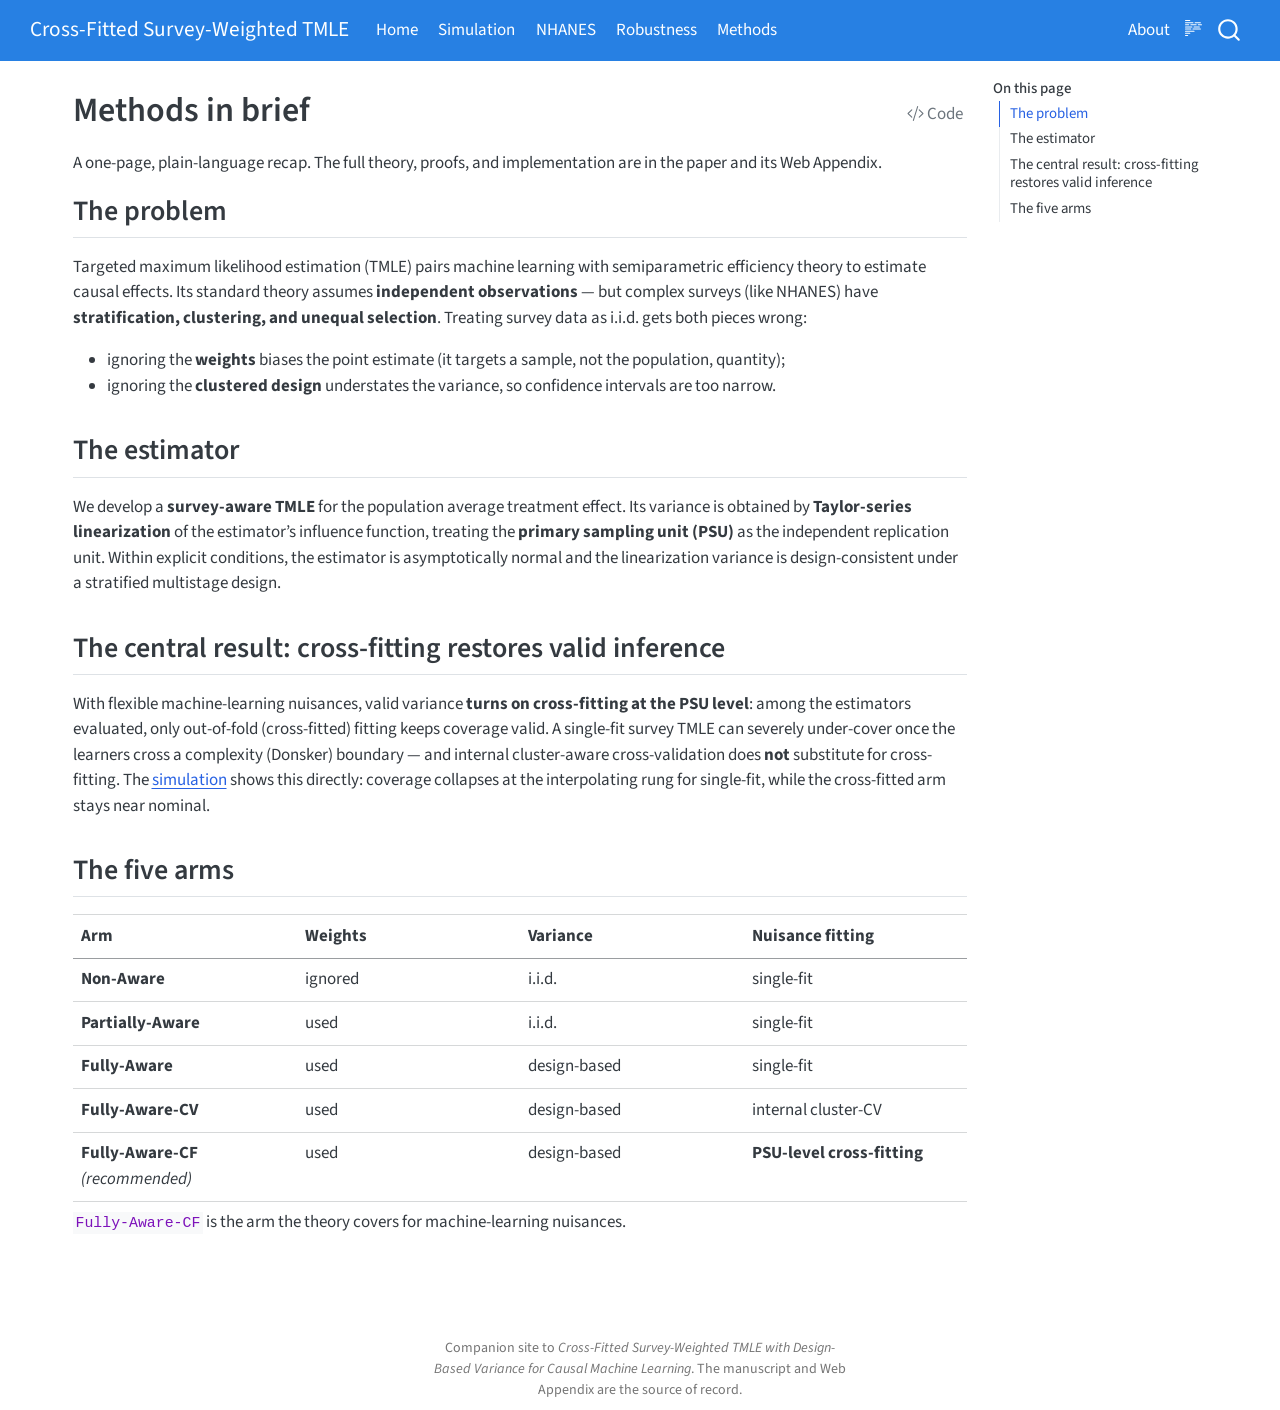
<file: docs/methods.html>
<!DOCTYPE html>
<html xmlns="http://www.w3.org/1999/xhtml" lang="en" xml:lang="en"><head>

<meta charset="utf-8">
<meta name="generator" content="quarto-1.7.31">

<meta name="viewport" content="width=device-width, initial-scale=1.0, user-scalable=yes">


<title>Methods in brief – Cross-Fitted Survey-Weighted TMLE</title>
<style>
code{white-space: pre-wrap;}
span.smallcaps{font-variant: small-caps;}
div.columns{display: flex; gap: min(4vw, 1.5em);}
div.column{flex: auto; overflow-x: auto;}
div.hanging-indent{margin-left: 1.5em; text-indent: -1.5em;}
ul.task-list{list-style: none;}
ul.task-list li input[type="checkbox"] {
  width: 0.8em;
  margin: 0 0.8em 0.2em -1em; /* quarto-specific, see https://github.com/quarto-dev/quarto-cli/issues/4556 */ 
  vertical-align: middle;
}
/* CSS for syntax highlighting */
html { -webkit-text-size-adjust: 100%; }
pre > code.sourceCode { white-space: pre; position: relative; }
pre > code.sourceCode > span { display: inline-block; line-height: 1.25; }
pre > code.sourceCode > span:empty { height: 1.2em; }
.sourceCode { overflow: visible; }
code.sourceCode > span { color: inherit; text-decoration: inherit; }
div.sourceCode { margin: 1em 0; }
pre.sourceCode { margin: 0; }
@media screen {
div.sourceCode { overflow: auto; }
}
@media print {
pre > code.sourceCode { white-space: pre-wrap; }
pre > code.sourceCode > span { text-indent: -5em; padding-left: 5em; }
}
pre.numberSource code
  { counter-reset: source-line 0; }
pre.numberSource code > span
  { position: relative; left: -4em; counter-increment: source-line; }
pre.numberSource code > span > a:first-child::before
  { content: counter(source-line);
    position: relative; left: -1em; text-align: right; vertical-align: baseline;
    border: none; display: inline-block;
    -webkit-touch-callout: none; -webkit-user-select: none;
    -khtml-user-select: none; -moz-user-select: none;
    -ms-user-select: none; user-select: none;
    padding: 0 4px; width: 4em;
  }
pre.numberSource { margin-left: 3em;  padding-left: 4px; }
div.sourceCode
  {   }
@media screen {
pre > code.sourceCode > span > a:first-child::before { text-decoration: underline; }
}
</style>


<script src="site_libs/quarto-nav/quarto-nav.js"></script>
<script src="site_libs/quarto-nav/headroom.min.js"></script>
<script src="site_libs/clipboard/clipboard.min.js"></script>
<script src="site_libs/quarto-search/autocomplete.umd.js"></script>
<script src="site_libs/quarto-search/fuse.min.js"></script>
<script src="site_libs/quarto-search/quarto-search.js"></script>
<meta name="quarto:offset" content="./">
<script src="site_libs/quarto-html/quarto.js" type="module"></script>
<script src="site_libs/quarto-html/tabsets/tabsets.js" type="module"></script>
<script src="site_libs/quarto-html/popper.min.js"></script>
<script src="site_libs/quarto-html/tippy.umd.min.js"></script>
<script src="site_libs/quarto-html/anchor.min.js"></script>
<link href="site_libs/quarto-html/tippy.css" rel="stylesheet">
<link href="site_libs/quarto-html/quarto-syntax-highlighting-e1a5c8363afafaef2c763b6775fbf3ca.css" rel="stylesheet" id="quarto-text-highlighting-styles">
<script src="site_libs/bootstrap/bootstrap.min.js"></script>
<link href="site_libs/bootstrap/bootstrap-icons.css" rel="stylesheet">
<link href="site_libs/bootstrap/bootstrap-31fb93f9f2cda8112f59f58ac82d739a.min.css" rel="stylesheet" append-hash="true" id="quarto-bootstrap" data-mode="light">
<script id="quarto-search-options" type="application/json">{
  "location": "navbar",
  "copy-button": false,
  "collapse-after": 3,
  "panel-placement": "end",
  "type": "overlay",
  "limit": 50,
  "keyboard-shortcut": [
    "f",
    "/",
    "s"
  ],
  "show-item-context": false,
  "language": {
    "search-no-results-text": "No results",
    "search-matching-documents-text": "matching documents",
    "search-copy-link-title": "Copy link to search",
    "search-hide-matches-text": "Hide additional matches",
    "search-more-match-text": "more match in this document",
    "search-more-matches-text": "more matches in this document",
    "search-clear-button-title": "Clear",
    "search-text-placeholder": "",
    "search-detached-cancel-button-title": "Cancel",
    "search-submit-button-title": "Submit",
    "search-label": "Search"
  }
}</script>


</head>

<body class="nav-fixed quarto-light">

<div id="quarto-search-results"></div>
  <header id="quarto-header" class="headroom fixed-top">
    <nav class="navbar navbar-expand-lg " data-bs-theme="dark">
      <div class="navbar-container container-fluid">
      <div class="navbar-brand-container mx-auto">
    <a class="navbar-brand" href="./index.html">
    <span class="navbar-title">Cross-Fitted Survey-Weighted TMLE</span>
    </a>
  </div>
            <div id="quarto-search" class="" title="Search"></div>
          <button class="navbar-toggler" type="button" data-bs-toggle="collapse" data-bs-target="#navbarCollapse" aria-controls="navbarCollapse" role="menu" aria-expanded="false" aria-label="Toggle navigation" onclick="if (window.quartoToggleHeadroom) { window.quartoToggleHeadroom(); }">
  <span class="navbar-toggler-icon"></span>
</button>
          <div class="collapse navbar-collapse" id="navbarCollapse">
            <ul class="navbar-nav navbar-nav-scroll me-auto">
  <li class="nav-item">
    <a class="nav-link" href="./index.html"> 
<span class="menu-text">Home</span></a>
  </li>  
  <li class="nav-item">
    <a class="nav-link" href="./simulation.html"> 
<span class="menu-text">Simulation</span></a>
  </li>  
  <li class="nav-item">
    <a class="nav-link" href="./nhanes.html"> 
<span class="menu-text">NHANES</span></a>
  </li>  
  <li class="nav-item">
    <a class="nav-link" href="./robustness.html"> 
<span class="menu-text">Robustness</span></a>
  </li>  
  <li class="nav-item">
    <a class="nav-link active" href="./methods.html" aria-current="page"> 
<span class="menu-text">Methods</span></a>
  </li>  
</ul>
            <ul class="navbar-nav navbar-nav-scroll ms-auto">
  <li class="nav-item">
    <a class="nav-link" href="./about.html"> 
<span class="menu-text">About</span></a>
  </li>  
</ul>
          </div> <!-- /navcollapse -->
            <div class="quarto-navbar-tools">
  <a href="" class="quarto-reader-toggle quarto-navigation-tool px-1" onclick="window.quartoToggleReader(); return false;" title="Toggle reader mode">
  <div class="quarto-reader-toggle-btn">
  <i class="bi"></i>
  </div>
</a>
</div>
      </div> <!-- /container-fluid -->
    </nav>
</header>
<!-- content -->
<div id="quarto-content" class="quarto-container page-columns page-rows-contents page-layout-full page-navbar">
<!-- sidebar -->
<!-- margin-sidebar -->
    <div id="quarto-margin-sidebar" class="sidebar margin-sidebar">
        <nav id="TOC" role="doc-toc" class="toc-active">
    <h2 id="toc-title">On this page</h2>
   
  <ul>
  <li><a href="#the-problem" id="toc-the-problem" class="nav-link active" data-scroll-target="#the-problem">The problem</a></li>
  <li><a href="#the-estimator" id="toc-the-estimator" class="nav-link" data-scroll-target="#the-estimator">The estimator</a></li>
  <li><a href="#the-central-result-cross-fitting-restores-valid-inference" id="toc-the-central-result-cross-fitting-restores-valid-inference" class="nav-link" data-scroll-target="#the-central-result-cross-fitting-restores-valid-inference">The central result: cross-fitting restores valid inference</a></li>
  <li><a href="#the-five-arms" id="toc-the-five-arms" class="nav-link" data-scroll-target="#the-five-arms">The five arms</a></li>
  </ul>
</nav>
    </div>
<!-- main -->
<main class="content column-page-left" id="quarto-document-content">

<header id="title-block-header" class="quarto-title-block default">
<div class="quarto-title">
<div class="quarto-title-block"><div><h1 class="title">Methods in brief</h1><button type="button" class="btn code-tools-button" id="quarto-code-tools-source"><i class="bi"></i> Code</button></div></div>
</div>



<div class="quarto-title-meta column-page-left">

    
  
    
  </div>
  


</header>


<p>A one-page, plain-language recap. The full theory, proofs, and implementation are in the paper and its Web Appendix.</p>
<section id="the-problem" class="level2">
<h2 class="anchored" data-anchor-id="the-problem">The problem</h2>
<p>Targeted maximum likelihood estimation (TMLE) pairs machine learning with semiparametric efficiency theory to estimate causal effects. Its standard theory assumes <strong>independent observations</strong> — but complex surveys (like NHANES) have <strong>stratification, clustering, and unequal selection</strong>. Treating survey data as i.i.d. gets both pieces wrong:</p>
<ul>
<li>ignoring the <strong>weights</strong> biases the point estimate (it targets a sample, not the population, quantity);</li>
<li>ignoring the <strong>clustered design</strong> understates the variance, so confidence intervals are too narrow.</li>
</ul>
</section>
<section id="the-estimator" class="level2">
<h2 class="anchored" data-anchor-id="the-estimator">The estimator</h2>
<p>We develop a <strong>survey-aware TMLE</strong> for the population average treatment effect. Its variance is obtained by <strong>Taylor-series linearization</strong> of the estimator’s influence function, treating the <strong>primary sampling unit (PSU)</strong> as the independent replication unit. Within explicit conditions, the estimator is asymptotically normal and the linearization variance is design-consistent under a stratified multistage design.</p>
</section>
<section id="the-central-result-cross-fitting-restores-valid-inference" class="level2">
<h2 class="anchored" data-anchor-id="the-central-result-cross-fitting-restores-valid-inference">The central result: cross-fitting restores valid inference</h2>
<p>With flexible machine-learning nuisances, valid variance <strong>turns on cross-fitting at the PSU level</strong>: among the estimators evaluated, only out-of-fold (cross-fitted) fitting keeps coverage valid. A single-fit survey TMLE can severely under-cover once the learners cross a complexity (Donsker) boundary — and internal cluster-aware cross-validation does <strong>not</strong> substitute for cross-fitting. The <a href="./simulation.html">simulation</a> shows this directly: coverage collapses at the interpolating rung for single-fit, while the cross-fitted arm stays near nominal.</p>
</section>
<section id="the-five-arms" class="level2">
<h2 class="anchored" data-anchor-id="the-five-arms">The five arms</h2>
<table class="caption-top table">
<colgroup>
<col style="width: 25%">
<col style="width: 25%">
<col style="width: 25%">
<col style="width: 25%">
</colgroup>
<thead>
<tr class="header">
<th>Arm</th>
<th>Weights</th>
<th>Variance</th>
<th>Nuisance fitting</th>
</tr>
</thead>
<tbody>
<tr class="odd">
<td><strong>Non-Aware</strong></td>
<td>ignored</td>
<td>i.i.d.</td>
<td>single-fit</td>
</tr>
<tr class="even">
<td><strong>Partially-Aware</strong></td>
<td>used</td>
<td>i.i.d.</td>
<td>single-fit</td>
</tr>
<tr class="odd">
<td><strong>Fully-Aware</strong></td>
<td>used</td>
<td>design-based</td>
<td>single-fit</td>
</tr>
<tr class="even">
<td><strong>Fully-Aware-CV</strong></td>
<td>used</td>
<td>design-based</td>
<td>internal cluster-CV</td>
</tr>
<tr class="odd">
<td><strong>Fully-Aware-CF</strong> <em>(recommended)</em></td>
<td>used</td>
<td>design-based</td>
<td><strong>PSU-level cross-fitting</strong></td>
</tr>
</tbody>
</table>
<p><code>Fully-Aware-CF</code> is the arm the theory covers for machine-learning nuisances.</p>


<!-- -->

</section>

</main> <!-- /main -->
<script id="quarto-html-after-body" type="application/javascript">
  window.document.addEventListener("DOMContentLoaded", function (event) {
    const icon = "";
    const anchorJS = new window.AnchorJS();
    anchorJS.options = {
      placement: 'right',
      icon: icon
    };
    anchorJS.add('.anchored');
    const isCodeAnnotation = (el) => {
      for (const clz of el.classList) {
        if (clz.startsWith('code-annotation-')) {                     
          return true;
        }
      }
      return false;
    }
    const onCopySuccess = function(e) {
      // button target
      const button = e.trigger;
      // don't keep focus
      button.blur();
      // flash "checked"
      button.classList.add('code-copy-button-checked');
      var currentTitle = button.getAttribute("title");
      button.setAttribute("title", "Copied!");
      let tooltip;
      if (window.bootstrap) {
        button.setAttribute("data-bs-toggle", "tooltip");
        button.setAttribute("data-bs-placement", "left");
        button.setAttribute("data-bs-title", "Copied!");
        tooltip = new bootstrap.Tooltip(button, 
          { trigger: "manual", 
            customClass: "code-copy-button-tooltip",
            offset: [0, -8]});
        tooltip.show();    
      }
      setTimeout(function() {
        if (tooltip) {
          tooltip.hide();
          button.removeAttribute("data-bs-title");
          button.removeAttribute("data-bs-toggle");
          button.removeAttribute("data-bs-placement");
        }
        button.setAttribute("title", currentTitle);
        button.classList.remove('code-copy-button-checked');
      }, 1000);
      // clear code selection
      e.clearSelection();
    }
    const getTextToCopy = function(trigger) {
        const codeEl = trigger.previousElementSibling.cloneNode(true);
        for (const childEl of codeEl.children) {
          if (isCodeAnnotation(childEl)) {
            childEl.remove();
          }
        }
        return codeEl.innerText;
    }
    const clipboard = new window.ClipboardJS('.code-copy-button:not([data-in-quarto-modal])', {
      text: getTextToCopy
    });
    clipboard.on('success', onCopySuccess);
    if (window.document.getElementById('quarto-embedded-source-code-modal')) {
      const clipboardModal = new window.ClipboardJS('.code-copy-button[data-in-quarto-modal]', {
        text: getTextToCopy,
        container: window.document.getElementById('quarto-embedded-source-code-modal')
      });
      clipboardModal.on('success', onCopySuccess);
    }
    const viewSource = window.document.getElementById('quarto-view-source') ||
                       window.document.getElementById('quarto-code-tools-source');
    if (viewSource) {
      const sourceUrl = viewSource.getAttribute("data-quarto-source-url");
      viewSource.addEventListener("click", function(e) {
        if (sourceUrl) {
          // rstudio viewer pane
          if (/\bcapabilities=\b/.test(window.location)) {
            window.open(sourceUrl);
          } else {
            window.location.href = sourceUrl;
          }
        } else {
          const modal = new bootstrap.Modal(document.getElementById('quarto-embedded-source-code-modal'));
          modal.show();
        }
        return false;
      });
    }
    function toggleCodeHandler(show) {
      return function(e) {
        const detailsSrc = window.document.querySelectorAll(".cell > details > .sourceCode");
        for (let i=0; i<detailsSrc.length; i++) {
          const details = detailsSrc[i].parentElement;
          if (show) {
            details.open = true;
          } else {
            details.removeAttribute("open");
          }
        }
        const cellCodeDivs = window.document.querySelectorAll(".cell > .sourceCode");
        const fromCls = show ? "hidden" : "unhidden";
        const toCls = show ? "unhidden" : "hidden";
        for (let i=0; i<cellCodeDivs.length; i++) {
          const codeDiv = cellCodeDivs[i];
          if (codeDiv.classList.contains(fromCls)) {
            codeDiv.classList.remove(fromCls);
            codeDiv.classList.add(toCls);
          } 
        }
        return false;
      }
    }
    const hideAllCode = window.document.getElementById("quarto-hide-all-code");
    if (hideAllCode) {
      hideAllCode.addEventListener("click", toggleCodeHandler(false));
    }
    const showAllCode = window.document.getElementById("quarto-show-all-code");
    if (showAllCode) {
      showAllCode.addEventListener("click", toggleCodeHandler(true));
    }
      var localhostRegex = new RegExp(/^(?:http|https):\/\/localhost\:?[0-9]*\//);
      var mailtoRegex = new RegExp(/^mailto:/);
        var filterRegex = new RegExp('/' + window.location.host + '/');
      var isInternal = (href) => {
          return filterRegex.test(href) || localhostRegex.test(href) || mailtoRegex.test(href);
      }
      // Inspect non-navigation links and adorn them if external
     var links = window.document.querySelectorAll('a[href]:not(.nav-link):not(.navbar-brand):not(.toc-action):not(.sidebar-link):not(.sidebar-item-toggle):not(.pagination-link):not(.no-external):not([aria-hidden]):not(.dropdown-item):not(.quarto-navigation-tool):not(.about-link)');
      for (var i=0; i<links.length; i++) {
        const link = links[i];
        if (!isInternal(link.href)) {
          // undo the damage that might have been done by quarto-nav.js in the case of
          // links that we want to consider external
          if (link.dataset.originalHref !== undefined) {
            link.href = link.dataset.originalHref;
          }
        }
      }
    function tippyHover(el, contentFn, onTriggerFn, onUntriggerFn) {
      const config = {
        allowHTML: true,
        maxWidth: 500,
        delay: 100,
        arrow: false,
        appendTo: function(el) {
            return el.parentElement;
        },
        interactive: true,
        interactiveBorder: 10,
        theme: 'quarto',
        placement: 'bottom-start',
      };
      if (contentFn) {
        config.content = contentFn;
      }
      if (onTriggerFn) {
        config.onTrigger = onTriggerFn;
      }
      if (onUntriggerFn) {
        config.onUntrigger = onUntriggerFn;
      }
      window.tippy(el, config); 
    }
    const noterefs = window.document.querySelectorAll('a[role="doc-noteref"]');
    for (var i=0; i<noterefs.length; i++) {
      const ref = noterefs[i];
      tippyHover(ref, function() {
        // use id or data attribute instead here
        let href = ref.getAttribute('data-footnote-href') || ref.getAttribute('href');
        try { href = new URL(href).hash; } catch {}
        const id = href.replace(/^#\/?/, "");
        const note = window.document.getElementById(id);
        if (note) {
          return note.innerHTML;
        } else {
          return "";
        }
      });
    }
    const xrefs = window.document.querySelectorAll('a.quarto-xref');
    const processXRef = (id, note) => {
      // Strip column container classes
      const stripColumnClz = (el) => {
        el.classList.remove("page-full", "page-columns");
        if (el.children) {
          for (const child of el.children) {
            stripColumnClz(child);
          }
        }
      }
      stripColumnClz(note)
      if (id === null || id.startsWith('sec-')) {
        // Special case sections, only their first couple elements
        const container = document.createElement("div");
        if (note.children && note.children.length > 2) {
          container.appendChild(note.children[0].cloneNode(true));
          for (let i = 1; i < note.children.length; i++) {
            const child = note.children[i];
            if (child.tagName === "P" && child.innerText === "") {
              continue;
            } else {
              container.appendChild(child.cloneNode(true));
              break;
            }
          }
          if (window.Quarto?.typesetMath) {
            window.Quarto.typesetMath(container);
          }
          return container.innerHTML
        } else {
          if (window.Quarto?.typesetMath) {
            window.Quarto.typesetMath(note);
          }
          return note.innerHTML;
        }
      } else {
        // Remove any anchor links if they are present
        const anchorLink = note.querySelector('a.anchorjs-link');
        if (anchorLink) {
          anchorLink.remove();
        }
        if (window.Quarto?.typesetMath) {
          window.Quarto.typesetMath(note);
        }
        if (note.classList.contains("callout")) {
          return note.outerHTML;
        } else {
          return note.innerHTML;
        }
      }
    }
    for (var i=0; i<xrefs.length; i++) {
      const xref = xrefs[i];
      tippyHover(xref, undefined, function(instance) {
        instance.disable();
        let url = xref.getAttribute('href');
        let hash = undefined; 
        if (url.startsWith('#')) {
          hash = url;
        } else {
          try { hash = new URL(url).hash; } catch {}
        }
        if (hash) {
          const id = hash.replace(/^#\/?/, "");
          const note = window.document.getElementById(id);
          if (note !== null) {
            try {
              const html = processXRef(id, note.cloneNode(true));
              instance.setContent(html);
            } finally {
              instance.enable();
              instance.show();
            }
          } else {
            // See if we can fetch this
            fetch(url.split('#')[0])
            .then(res => res.text())
            .then(html => {
              const parser = new DOMParser();
              const htmlDoc = parser.parseFromString(html, "text/html");
              const note = htmlDoc.getElementById(id);
              if (note !== null) {
                const html = processXRef(id, note);
                instance.setContent(html);
              } 
            }).finally(() => {
              instance.enable();
              instance.show();
            });
          }
        } else {
          // See if we can fetch a full url (with no hash to target)
          // This is a special case and we should probably do some content thinning / targeting
          fetch(url)
          .then(res => res.text())
          .then(html => {
            const parser = new DOMParser();
            const htmlDoc = parser.parseFromString(html, "text/html");
            const note = htmlDoc.querySelector('main.content');
            if (note !== null) {
              // This should only happen for chapter cross references
              // (since there is no id in the URL)
              // remove the first header
              if (note.children.length > 0 && note.children[0].tagName === "HEADER") {
                note.children[0].remove();
              }
              const html = processXRef(null, note);
              instance.setContent(html);
            } 
          }).finally(() => {
            instance.enable();
            instance.show();
          });
        }
      }, function(instance) {
      });
    }
        let selectedAnnoteEl;
        const selectorForAnnotation = ( cell, annotation) => {
          let cellAttr = 'data-code-cell="' + cell + '"';
          let lineAttr = 'data-code-annotation="' +  annotation + '"';
          const selector = 'span[' + cellAttr + '][' + lineAttr + ']';
          return selector;
        }
        const selectCodeLines = (annoteEl) => {
          const doc = window.document;
          const targetCell = annoteEl.getAttribute("data-target-cell");
          const targetAnnotation = annoteEl.getAttribute("data-target-annotation");
          const annoteSpan = window.document.querySelector(selectorForAnnotation(targetCell, targetAnnotation));
          const lines = annoteSpan.getAttribute("data-code-lines").split(",");
          const lineIds = lines.map((line) => {
            return targetCell + "-" + line;
          })
          let top = null;
          let height = null;
          let parent = null;
          if (lineIds.length > 0) {
              //compute the position of the single el (top and bottom and make a div)
              const el = window.document.getElementById(lineIds[0]);
              top = el.offsetTop;
              height = el.offsetHeight;
              parent = el.parentElement.parentElement;
            if (lineIds.length > 1) {
              const lastEl = window.document.getElementById(lineIds[lineIds.length - 1]);
              const bottom = lastEl.offsetTop + lastEl.offsetHeight;
              height = bottom - top;
            }
            if (top !== null && height !== null && parent !== null) {
              // cook up a div (if necessary) and position it 
              let div = window.document.getElementById("code-annotation-line-highlight");
              if (div === null) {
                div = window.document.createElement("div");
                div.setAttribute("id", "code-annotation-line-highlight");
                div.style.position = 'absolute';
                parent.appendChild(div);
              }
              div.style.top = top - 2 + "px";
              div.style.height = height + 4 + "px";
              div.style.left = 0;
              let gutterDiv = window.document.getElementById("code-annotation-line-highlight-gutter");
              if (gutterDiv === null) {
                gutterDiv = window.document.createElement("div");
                gutterDiv.setAttribute("id", "code-annotation-line-highlight-gutter");
                gutterDiv.style.position = 'absolute';
                const codeCell = window.document.getElementById(targetCell);
                const gutter = codeCell.querySelector('.code-annotation-gutter');
                gutter.appendChild(gutterDiv);
              }
              gutterDiv.style.top = top - 2 + "px";
              gutterDiv.style.height = height + 4 + "px";
            }
            selectedAnnoteEl = annoteEl;
          }
        };
        const unselectCodeLines = () => {
          const elementsIds = ["code-annotation-line-highlight", "code-annotation-line-highlight-gutter"];
          elementsIds.forEach((elId) => {
            const div = window.document.getElementById(elId);
            if (div) {
              div.remove();
            }
          });
          selectedAnnoteEl = undefined;
        };
          // Handle positioning of the toggle
      window.addEventListener(
        "resize",
        throttle(() => {
          elRect = undefined;
          if (selectedAnnoteEl) {
            selectCodeLines(selectedAnnoteEl);
          }
        }, 10)
      );
      function throttle(fn, ms) {
      let throttle = false;
      let timer;
        return (...args) => {
          if(!throttle) { // first call gets through
              fn.apply(this, args);
              throttle = true;
          } else { // all the others get throttled
              if(timer) clearTimeout(timer); // cancel #2
              timer = setTimeout(() => {
                fn.apply(this, args);
                timer = throttle = false;
              }, ms);
          }
        };
      }
        // Attach click handler to the DT
        const annoteDls = window.document.querySelectorAll('dt[data-target-cell]');
        for (const annoteDlNode of annoteDls) {
          annoteDlNode.addEventListener('click', (event) => {
            const clickedEl = event.target;
            if (clickedEl !== selectedAnnoteEl) {
              unselectCodeLines();
              const activeEl = window.document.querySelector('dt[data-target-cell].code-annotation-active');
              if (activeEl) {
                activeEl.classList.remove('code-annotation-active');
              }
              selectCodeLines(clickedEl);
              clickedEl.classList.add('code-annotation-active');
            } else {
              // Unselect the line
              unselectCodeLines();
              clickedEl.classList.remove('code-annotation-active');
            }
          });
        }
    const findCites = (el) => {
      const parentEl = el.parentElement;
      if (parentEl) {
        const cites = parentEl.dataset.cites;
        if (cites) {
          return {
            el,
            cites: cites.split(' ')
          };
        } else {
          return findCites(el.parentElement)
        }
      } else {
        return undefined;
      }
    };
    var bibliorefs = window.document.querySelectorAll('a[role="doc-biblioref"]');
    for (var i=0; i<bibliorefs.length; i++) {
      const ref = bibliorefs[i];
      const citeInfo = findCites(ref);
      if (citeInfo) {
        tippyHover(citeInfo.el, function() {
          var popup = window.document.createElement('div');
          citeInfo.cites.forEach(function(cite) {
            var citeDiv = window.document.createElement('div');
            citeDiv.classList.add('hanging-indent');
            citeDiv.classList.add('csl-entry');
            var biblioDiv = window.document.getElementById('ref-' + cite);
            if (biblioDiv) {
              citeDiv.innerHTML = biblioDiv.innerHTML;
            }
            popup.appendChild(citeDiv);
          });
          return popup.innerHTML;
        });
      }
    }
  });
  </script><div class="modal fade" id="quarto-embedded-source-code-modal" tabindex="-1" aria-labelledby="quarto-embedded-source-code-modal-label" aria-hidden="true"><div class="modal-dialog modal-dialog-scrollable"><div class="modal-content"><div class="modal-header"><h5 class="modal-title" id="quarto-embedded-source-code-modal-label">Source Code</h5><button class="btn-close" data-bs-dismiss="modal"></button></div><div class="modal-body"><div class="">
<div class="sourceCode" id="cb1" data-shortcodes="false"><pre class="sourceCode markdown code-with-copy"><code class="sourceCode markdown"><span id="cb1-1"><a href="#cb1-1" aria-hidden="true" tabindex="-1"></a><span class="co">---</span></span>
<span id="cb1-2"><a href="#cb1-2" aria-hidden="true" tabindex="-1"></a><span class="an">title:</span><span class="co"> "Methods in brief"</span></span>
<span id="cb1-3"><a href="#cb1-3" aria-hidden="true" tabindex="-1"></a><span class="co">---</span></span>
<span id="cb1-4"><a href="#cb1-4" aria-hidden="true" tabindex="-1"></a></span>
<span id="cb1-5"><a href="#cb1-5" aria-hidden="true" tabindex="-1"></a>A one-page, plain-language recap. The full theory, proofs, and implementation</span>
<span id="cb1-6"><a href="#cb1-6" aria-hidden="true" tabindex="-1"></a>are in the paper and its Web Appendix.</span>
<span id="cb1-7"><a href="#cb1-7" aria-hidden="true" tabindex="-1"></a></span>
<span id="cb1-8"><a href="#cb1-8" aria-hidden="true" tabindex="-1"></a><span class="fu">## The problem</span></span>
<span id="cb1-9"><a href="#cb1-9" aria-hidden="true" tabindex="-1"></a></span>
<span id="cb1-10"><a href="#cb1-10" aria-hidden="true" tabindex="-1"></a>Targeted maximum likelihood estimation (TMLE) pairs machine learning with</span>
<span id="cb1-11"><a href="#cb1-11" aria-hidden="true" tabindex="-1"></a>semiparametric efficiency theory to estimate causal effects. Its standard theory</span>
<span id="cb1-12"><a href="#cb1-12" aria-hidden="true" tabindex="-1"></a>assumes **independent observations** — but complex surveys (like NHANES) have</span>
<span id="cb1-13"><a href="#cb1-13" aria-hidden="true" tabindex="-1"></a>**stratification, clustering, and unequal selection**. Treating survey data as</span>
<span id="cb1-14"><a href="#cb1-14" aria-hidden="true" tabindex="-1"></a>i.i.d. gets both pieces wrong:</span>
<span id="cb1-15"><a href="#cb1-15" aria-hidden="true" tabindex="-1"></a></span>
<span id="cb1-16"><a href="#cb1-16" aria-hidden="true" tabindex="-1"></a><span class="ss">- </span>ignoring the **weights** biases the point estimate (it targets a sample, not</span>
<span id="cb1-17"><a href="#cb1-17" aria-hidden="true" tabindex="-1"></a>  the population, quantity);</span>
<span id="cb1-18"><a href="#cb1-18" aria-hidden="true" tabindex="-1"></a><span class="ss">- </span>ignoring the **clustered design** understates the variance, so confidence</span>
<span id="cb1-19"><a href="#cb1-19" aria-hidden="true" tabindex="-1"></a>  intervals are too narrow.</span>
<span id="cb1-20"><a href="#cb1-20" aria-hidden="true" tabindex="-1"></a></span>
<span id="cb1-21"><a href="#cb1-21" aria-hidden="true" tabindex="-1"></a><span class="fu">## The estimator</span></span>
<span id="cb1-22"><a href="#cb1-22" aria-hidden="true" tabindex="-1"></a></span>
<span id="cb1-23"><a href="#cb1-23" aria-hidden="true" tabindex="-1"></a>We develop a **survey-aware TMLE** for the population average treatment effect.</span>
<span id="cb1-24"><a href="#cb1-24" aria-hidden="true" tabindex="-1"></a>Its variance is obtained by **Taylor-series linearization** of the estimator's</span>
<span id="cb1-25"><a href="#cb1-25" aria-hidden="true" tabindex="-1"></a>influence function, treating the **primary sampling unit (PSU)** as the</span>
<span id="cb1-26"><a href="#cb1-26" aria-hidden="true" tabindex="-1"></a>independent replication unit. Within explicit conditions, the estimator is</span>
<span id="cb1-27"><a href="#cb1-27" aria-hidden="true" tabindex="-1"></a>asymptotically normal and the linearization variance is design-consistent under</span>
<span id="cb1-28"><a href="#cb1-28" aria-hidden="true" tabindex="-1"></a>a stratified multistage design.</span>
<span id="cb1-29"><a href="#cb1-29" aria-hidden="true" tabindex="-1"></a></span>
<span id="cb1-30"><a href="#cb1-30" aria-hidden="true" tabindex="-1"></a><span class="fu">## The central result: cross-fitting restores valid inference</span></span>
<span id="cb1-31"><a href="#cb1-31" aria-hidden="true" tabindex="-1"></a></span>
<span id="cb1-32"><a href="#cb1-32" aria-hidden="true" tabindex="-1"></a>With flexible machine-learning nuisances, valid variance **turns on</span>
<span id="cb1-33"><a href="#cb1-33" aria-hidden="true" tabindex="-1"></a>cross-fitting at the PSU level**: among the estimators evaluated, only</span>
<span id="cb1-34"><a href="#cb1-34" aria-hidden="true" tabindex="-1"></a>out-of-fold (cross-fitted) fitting keeps coverage valid. A single-fit survey</span>
<span id="cb1-35"><a href="#cb1-35" aria-hidden="true" tabindex="-1"></a>TMLE can severely under-cover once the learners cross a complexity (Donsker)</span>
<span id="cb1-36"><a href="#cb1-36" aria-hidden="true" tabindex="-1"></a>boundary — and</span>
<span id="cb1-37"><a href="#cb1-37" aria-hidden="true" tabindex="-1"></a>internal cluster-aware cross-validation does **not** substitute for</span>
<span id="cb1-38"><a href="#cb1-38" aria-hidden="true" tabindex="-1"></a>cross-fitting. The <span class="co">[</span><span class="ot">simulation</span><span class="co">](simulation.qmd)</span> shows this directly: coverage</span>
<span id="cb1-39"><a href="#cb1-39" aria-hidden="true" tabindex="-1"></a>collapses at the interpolating rung for single-fit, while the cross-fitted arm</span>
<span id="cb1-40"><a href="#cb1-40" aria-hidden="true" tabindex="-1"></a>stays near nominal.</span>
<span id="cb1-41"><a href="#cb1-41" aria-hidden="true" tabindex="-1"></a></span>
<span id="cb1-42"><a href="#cb1-42" aria-hidden="true" tabindex="-1"></a><span class="fu">## The five arms</span></span>
<span id="cb1-43"><a href="#cb1-43" aria-hidden="true" tabindex="-1"></a></span>
<span id="cb1-44"><a href="#cb1-44" aria-hidden="true" tabindex="-1"></a><span class="pp">|</span> Arm <span class="pp">|</span> Weights <span class="pp">|</span> Variance <span class="pp">|</span> Nuisance fitting <span class="pp">|</span></span>
<span id="cb1-45"><a href="#cb1-45" aria-hidden="true" tabindex="-1"></a><span class="pp">|---|---|---|---|</span></span>
<span id="cb1-46"><a href="#cb1-46" aria-hidden="true" tabindex="-1"></a><span class="pp">|</span> **Non-Aware** <span class="pp">|</span> ignored <span class="pp">|</span> i.i.d. <span class="pp">|</span> single-fit <span class="pp">|</span></span>
<span id="cb1-47"><a href="#cb1-47" aria-hidden="true" tabindex="-1"></a><span class="pp">|</span> **Partially-Aware** <span class="pp">|</span> used <span class="pp">|</span> i.i.d. <span class="pp">|</span> single-fit <span class="pp">|</span></span>
<span id="cb1-48"><a href="#cb1-48" aria-hidden="true" tabindex="-1"></a><span class="pp">|</span> **Fully-Aware** <span class="pp">|</span> used <span class="pp">|</span> design-based <span class="pp">|</span> single-fit <span class="pp">|</span></span>
<span id="cb1-49"><a href="#cb1-49" aria-hidden="true" tabindex="-1"></a><span class="pp">|</span> **Fully-Aware-CV** <span class="pp">|</span> used <span class="pp">|</span> design-based <span class="pp">|</span> internal cluster-CV <span class="pp">|</span></span>
<span id="cb1-50"><a href="#cb1-50" aria-hidden="true" tabindex="-1"></a><span class="pp">|</span> **Fully-Aware-CF** *(recommended)* | used | design-based | **PSU-level cross-fitting** <span class="pp">|</span></span>
<span id="cb1-51"><a href="#cb1-51" aria-hidden="true" tabindex="-1"></a></span>
<span id="cb1-52"><a href="#cb1-52" aria-hidden="true" tabindex="-1"></a><span class="in">`Fully-Aware-CF`</span> is the arm the theory covers for machine-learning nuisances.</span></code><button title="Copy to Clipboard" class="code-copy-button" data-in-quarto-modal=""><i class="bi"></i></button></pre></div>
</div></div></div></div></div>
</div> <!-- /content -->
<footer class="footer">
  <div class="nav-footer">
    <div class="nav-footer-left">
      &nbsp;
    </div>   
    <div class="nav-footer-center">
<p>Companion site to <em>Cross-Fitted Survey-Weighted TMLE with Design-Based Variance for Causal Machine Learning</em>. The manuscript and Web Appendix are the source of record.</p>
</div>
    <div class="nav-footer-right">
      &nbsp;
    </div>
  </div>
</footer>




</body></html>
</file>
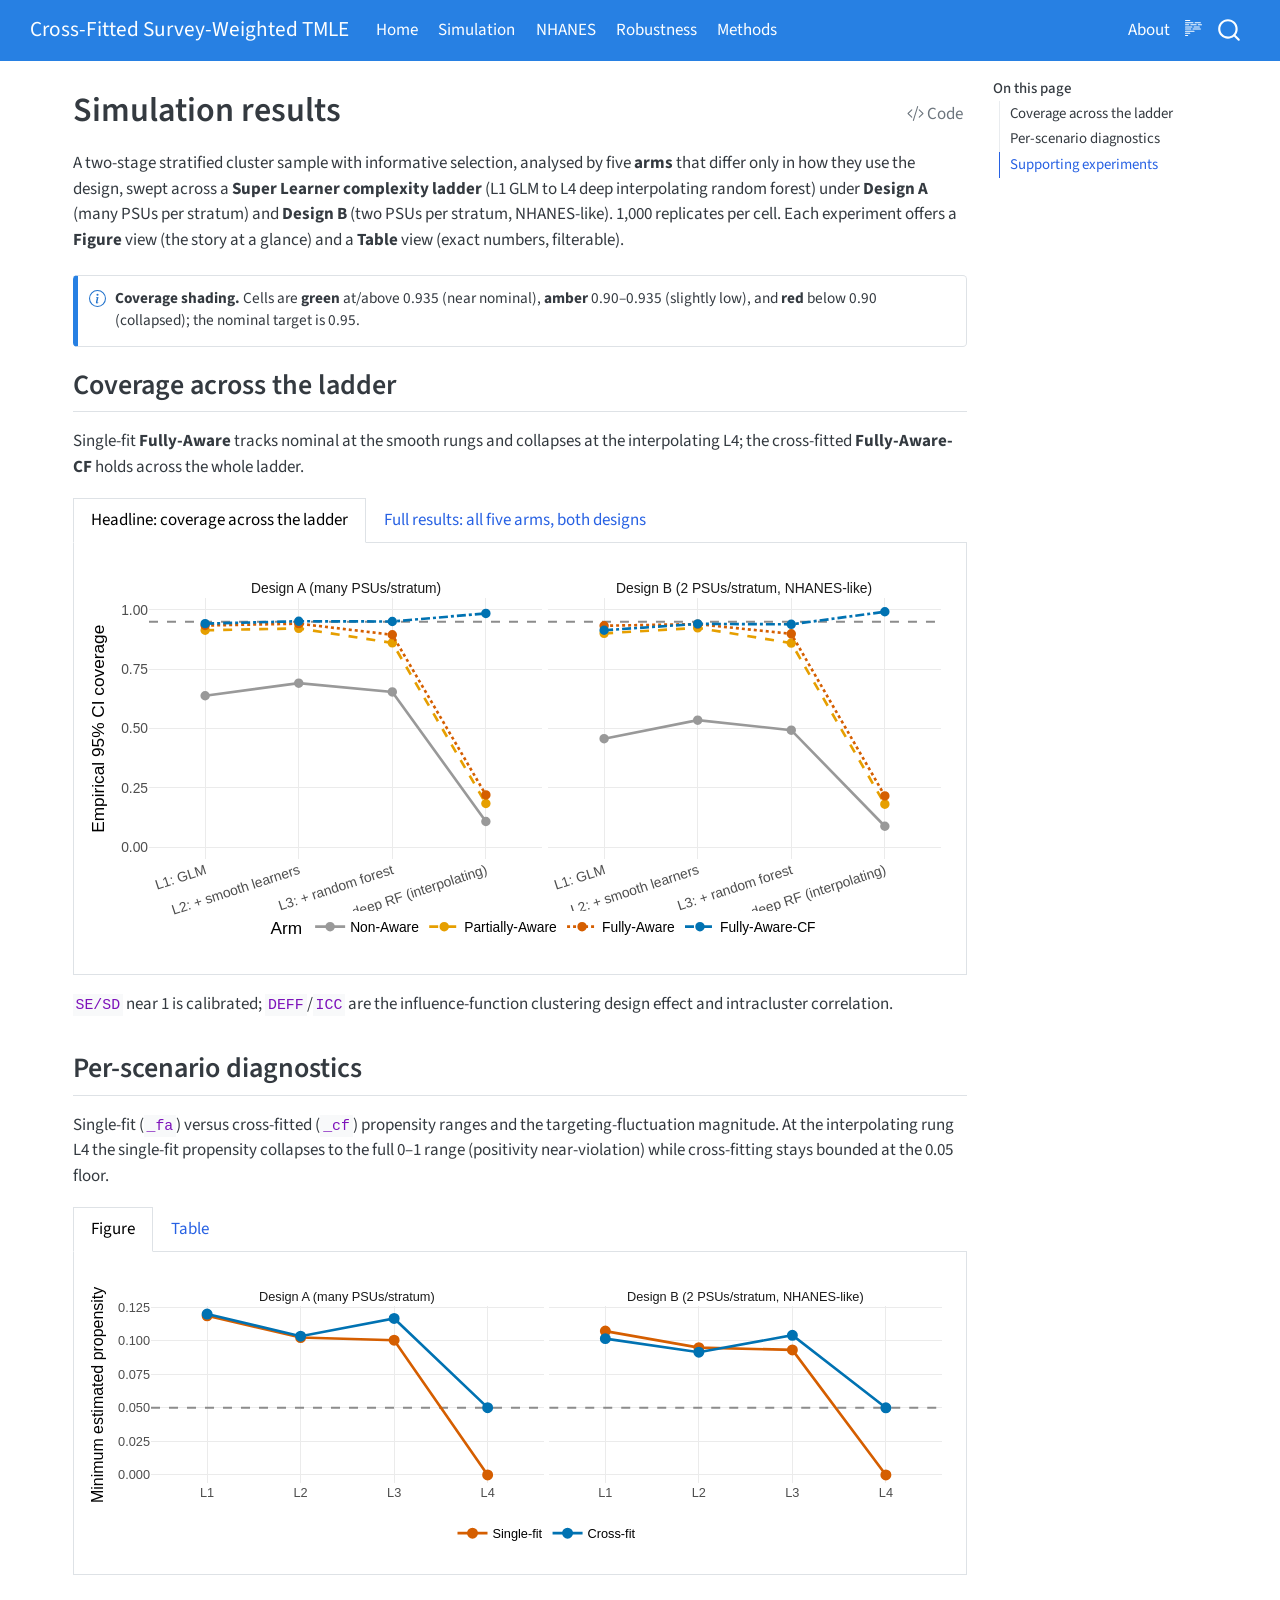
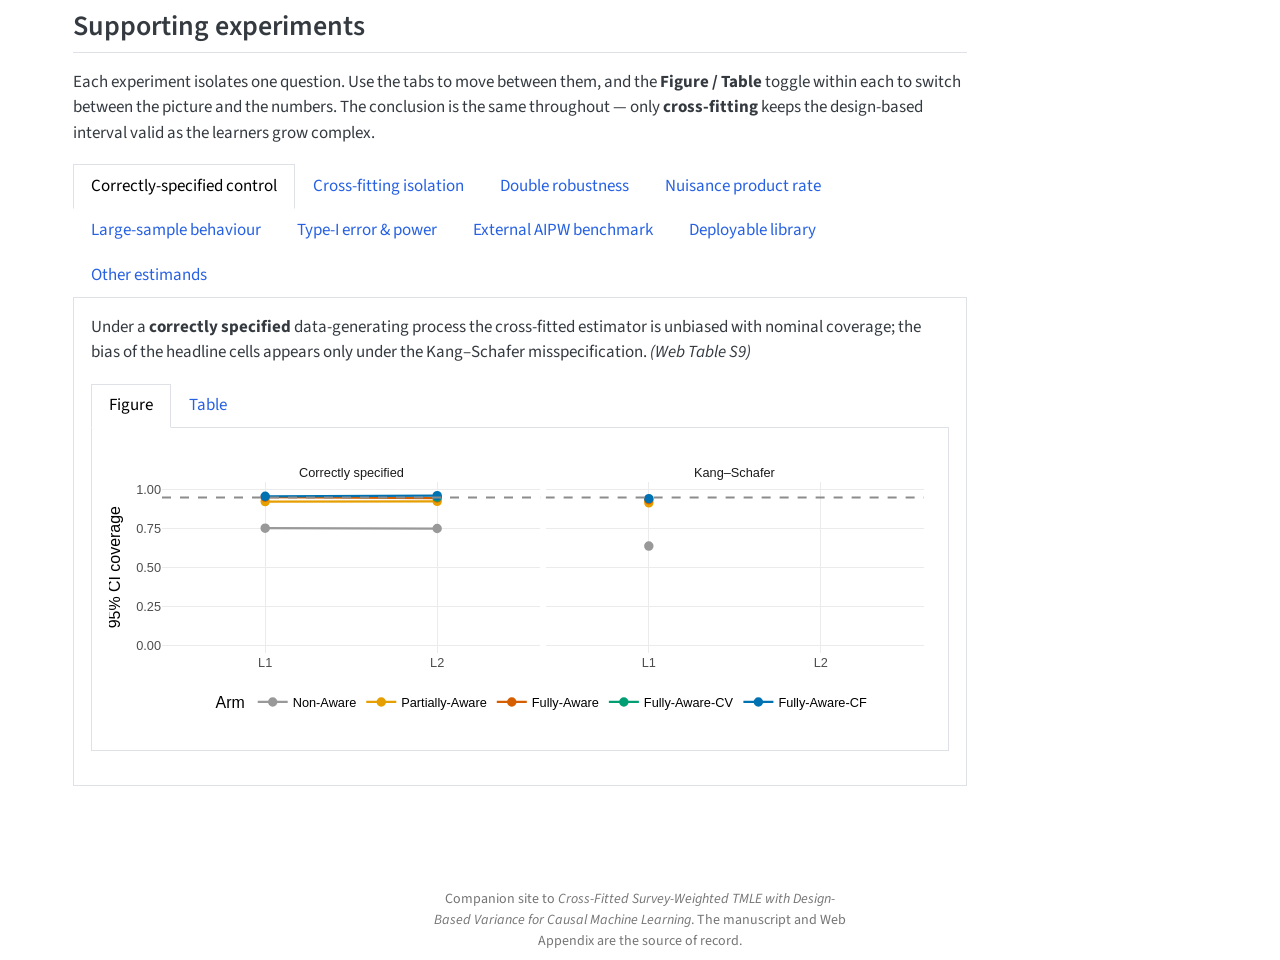
<file: docs/simulation.html>
<!DOCTYPE html>
<html xmlns="http://www.w3.org/1999/xhtml" lang="en" xml:lang="en"><head>

<meta charset="utf-8">
<meta name="generator" content="quarto-1.7.31">

<meta name="viewport" content="width=device-width, initial-scale=1.0, user-scalable=yes">


<title>Simulation results – Cross-Fitted Survey-Weighted TMLE</title>
<style>
code{white-space: pre-wrap;}
span.smallcaps{font-variant: small-caps;}
div.columns{display: flex; gap: min(4vw, 1.5em);}
div.column{flex: auto; overflow-x: auto;}
div.hanging-indent{margin-left: 1.5em; text-indent: -1.5em;}
ul.task-list{list-style: none;}
ul.task-list li input[type="checkbox"] {
  width: 0.8em;
  margin: 0 0.8em 0.2em -1em; /* quarto-specific, see https://github.com/quarto-dev/quarto-cli/issues/4556 */ 
  vertical-align: middle;
}
/* CSS for syntax highlighting */
html { -webkit-text-size-adjust: 100%; }
pre > code.sourceCode { white-space: pre; position: relative; }
pre > code.sourceCode > span { display: inline-block; line-height: 1.25; }
pre > code.sourceCode > span:empty { height: 1.2em; }
.sourceCode { overflow: visible; }
code.sourceCode > span { color: inherit; text-decoration: inherit; }
div.sourceCode { margin: 1em 0; }
pre.sourceCode { margin: 0; }
@media screen {
div.sourceCode { overflow: auto; }
}
@media print {
pre > code.sourceCode { white-space: pre-wrap; }
pre > code.sourceCode > span { text-indent: -5em; padding-left: 5em; }
}
pre.numberSource code
  { counter-reset: source-line 0; }
pre.numberSource code > span
  { position: relative; left: -4em; counter-increment: source-line; }
pre.numberSource code > span > a:first-child::before
  { content: counter(source-line);
    position: relative; left: -1em; text-align: right; vertical-align: baseline;
    border: none; display: inline-block;
    -webkit-touch-callout: none; -webkit-user-select: none;
    -khtml-user-select: none; -moz-user-select: none;
    -ms-user-select: none; user-select: none;
    padding: 0 4px; width: 4em;
  }
pre.numberSource { margin-left: 3em;  padding-left: 4px; }
div.sourceCode
  {   }
@media screen {
pre > code.sourceCode > span > a:first-child::before { text-decoration: underline; }
}
</style>


<script src="site_libs/quarto-nav/quarto-nav.js"></script>
<script src="site_libs/quarto-nav/headroom.min.js"></script>
<script src="site_libs/clipboard/clipboard.min.js"></script>
<script src="site_libs/quarto-search/autocomplete.umd.js"></script>
<script src="site_libs/quarto-search/fuse.min.js"></script>
<script src="site_libs/quarto-search/quarto-search.js"></script>
<meta name="quarto:offset" content="./">
<script src="site_libs/quarto-html/quarto.js" type="module"></script>
<script src="site_libs/quarto-html/tabsets/tabsets.js" type="module"></script>
<script src="site_libs/quarto-html/popper.min.js"></script>
<script src="site_libs/quarto-html/tippy.umd.min.js"></script>
<script src="site_libs/quarto-html/anchor.min.js"></script>
<link href="site_libs/quarto-html/tippy.css" rel="stylesheet">
<link href="site_libs/quarto-html/quarto-syntax-highlighting-e1a5c8363afafaef2c763b6775fbf3ca.css" rel="stylesheet" id="quarto-text-highlighting-styles">
<script src="site_libs/bootstrap/bootstrap.min.js"></script>
<link href="site_libs/bootstrap/bootstrap-icons.css" rel="stylesheet">
<link href="site_libs/bootstrap/bootstrap-31fb93f9f2cda8112f59f58ac82d739a.min.css" rel="stylesheet" append-hash="true" id="quarto-bootstrap" data-mode="light">
<script id="quarto-search-options" type="application/json">{
  "location": "navbar",
  "copy-button": false,
  "collapse-after": 3,
  "panel-placement": "end",
  "type": "overlay",
  "limit": 50,
  "keyboard-shortcut": [
    "f",
    "/",
    "s"
  ],
  "show-item-context": false,
  "language": {
    "search-no-results-text": "No results",
    "search-matching-documents-text": "matching documents",
    "search-copy-link-title": "Copy link to search",
    "search-hide-matches-text": "Hide additional matches",
    "search-more-match-text": "more match in this document",
    "search-more-matches-text": "more matches in this document",
    "search-clear-button-title": "Clear",
    "search-text-placeholder": "",
    "search-detached-cancel-button-title": "Cancel",
    "search-submit-button-title": "Submit",
    "search-label": "Search"
  }
}</script>
<link href="site_libs/htmltools-fill-0.5.8.1/fill.css" rel="stylesheet">

<script src="site_libs/htmlwidgets-1.6.4/htmlwidgets.js"></script>

<script src="site_libs/plotly-binding-4.12.0/plotly.js"></script>

<script src="site_libs/typedarray-0.1/typedarray.min.js"></script>

<script src="site_libs/jquery-3.6.0/jquery-3.6.0.min.js"></script>

<link href="site_libs/crosstalk-1.2.2/css/crosstalk.min.css" rel="stylesheet">

<script src="site_libs/crosstalk-1.2.2/js/crosstalk.min.js"></script>

<link href="site_libs/plotly-htmlwidgets-css-2.25.2/plotly-htmlwidgets.css" rel="stylesheet">

<script src="site_libs/plotly-main-2.25.2/plotly-latest.min.js"></script>

<link href="site_libs/datatables-css-0.0.0/datatables-crosstalk.css" rel="stylesheet">

<script src="site_libs/datatables-binding-0.34.0/datatables.js"></script>

<link href="site_libs/dt-core-1.13.6/css/jquery.dataTables.min.css" rel="stylesheet">

<link href="site_libs/dt-core-1.13.6/css/jquery.dataTables.extra.css" rel="stylesheet">

<script src="site_libs/dt-core-1.13.6/js/jquery.dataTables.min.js"></script>

<link href="site_libs/nouislider-7.0.10/jquery.nouislider.min.css" rel="stylesheet">

<script src="site_libs/nouislider-7.0.10/jquery.nouislider.min.js"></script>

<link href="site_libs/selectize-0.12.0/selectize.bootstrap3.css" rel="stylesheet">

<script src="site_libs/selectize-0.12.0/selectize.min.js"></script>



</head>

<body class="nav-fixed quarto-light">

<div id="quarto-search-results"></div>
  <header id="quarto-header" class="headroom fixed-top">
    <nav class="navbar navbar-expand-lg " data-bs-theme="dark">
      <div class="navbar-container container-fluid">
      <div class="navbar-brand-container mx-auto">
    <a class="navbar-brand" href="./index.html">
    <span class="navbar-title">Cross-Fitted Survey-Weighted TMLE</span>
    </a>
  </div>
            <div id="quarto-search" class="" title="Search"></div>
          <button class="navbar-toggler" type="button" data-bs-toggle="collapse" data-bs-target="#navbarCollapse" aria-controls="navbarCollapse" role="menu" aria-expanded="false" aria-label="Toggle navigation" onclick="if (window.quartoToggleHeadroom) { window.quartoToggleHeadroom(); }">
  <span class="navbar-toggler-icon"></span>
</button>
          <div class="collapse navbar-collapse" id="navbarCollapse">
            <ul class="navbar-nav navbar-nav-scroll me-auto">
  <li class="nav-item">
    <a class="nav-link" href="./index.html"> 
<span class="menu-text">Home</span></a>
  </li>  
  <li class="nav-item">
    <a class="nav-link active" href="./simulation.html" aria-current="page"> 
<span class="menu-text">Simulation</span></a>
  </li>  
  <li class="nav-item">
    <a class="nav-link" href="./nhanes.html"> 
<span class="menu-text">NHANES</span></a>
  </li>  
  <li class="nav-item">
    <a class="nav-link" href="./robustness.html"> 
<span class="menu-text">Robustness</span></a>
  </li>  
  <li class="nav-item">
    <a class="nav-link" href="./methods.html"> 
<span class="menu-text">Methods</span></a>
  </li>  
</ul>
            <ul class="navbar-nav navbar-nav-scroll ms-auto">
  <li class="nav-item">
    <a class="nav-link" href="./about.html"> 
<span class="menu-text">About</span></a>
  </li>  
</ul>
          </div> <!-- /navcollapse -->
            <div class="quarto-navbar-tools">
  <a href="" class="quarto-reader-toggle quarto-navigation-tool px-1" onclick="window.quartoToggleReader(); return false;" title="Toggle reader mode">
  <div class="quarto-reader-toggle-btn">
  <i class="bi"></i>
  </div>
</a>
</div>
      </div> <!-- /container-fluid -->
    </nav>
</header>
<!-- content -->
<div id="quarto-content" class="quarto-container page-columns page-rows-contents page-layout-full page-navbar">
<!-- sidebar -->
<!-- margin-sidebar -->
    <div id="quarto-margin-sidebar" class="sidebar margin-sidebar">
        <nav id="TOC" role="doc-toc" class="toc-active">
    <h2 id="toc-title">On this page</h2>
   
  <ul>
  <li><a href="#coverage-across-the-ladder" id="toc-coverage-across-the-ladder" class="nav-link active" data-scroll-target="#coverage-across-the-ladder">Coverage across the ladder</a></li>
  <li><a href="#per-scenario-diagnostics" id="toc-per-scenario-diagnostics" class="nav-link" data-scroll-target="#per-scenario-diagnostics">Per-scenario diagnostics</a></li>
  <li><a href="#supporting-experiments" id="toc-supporting-experiments" class="nav-link" data-scroll-target="#supporting-experiments">Supporting experiments</a></li>
  </ul>
</nav>
    </div>
<!-- main -->
<main class="content column-page-left" id="quarto-document-content">

<header id="title-block-header" class="quarto-title-block default">
<div class="quarto-title">
<div class="quarto-title-block"><div><h1 class="title">Simulation results</h1><button type="button" class="btn code-tools-button" id="quarto-code-tools-source"><i class="bi"></i> Code</button></div></div>
</div>



<div class="quarto-title-meta column-page-left">

    
  
    
  </div>
  


</header>


<p>A two-stage stratified cluster sample with informative selection, analysed by five <strong>arms</strong> that differ only in how they use the design, swept across a <strong>Super Learner complexity ladder</strong> (L1 GLM to L4 deep interpolating random forest) under <strong>Design A</strong> (many PSUs per stratum) and <strong>Design B</strong> (two PSUs per stratum, NHANES-like). 1,000 replicates per cell. Each experiment offers a <strong>Figure</strong> view (the story at a glance) and a <strong>Table</strong> view (exact numbers, filterable).</p>
<div class="callout callout-style-simple callout-note">
<div class="callout-body d-flex">
<div class="callout-icon-container">
<i class="callout-icon"></i>
</div>
<div class="callout-body-container">
<p><strong>Coverage shading.</strong> Cells are <strong>green</strong> at/above 0.935 (near nominal), <strong>amber</strong> 0.90–0.935 (slightly low), and <strong>red</strong> below 0.90 (collapsed); the nominal target is 0.95.</p>
</div>
</div>
</div>
<section id="coverage-across-the-ladder" class="level2">
<h2 class="anchored" data-anchor-id="coverage-across-the-ladder">Coverage across the ladder</h2>
<p>Single-fit <strong>Fully-Aware</strong> tracks nominal at the smooth rungs and collapses at the interpolating L4; the cross-fitted <strong>Fully-Aware-CF</strong> holds across the whole ladder.</p>
<div class="tabset-margin-container"></div><div class="panel-tabset">
<ul class="nav nav-tabs" role="tablist"><li class="nav-item" role="presentation"><a class="nav-link active" id="tabset-1-1-tab" data-bs-toggle="tab" data-bs-target="#tabset-1-1" role="tab" aria-controls="tabset-1-1" aria-selected="true">Headline: coverage across the ladder</a></li><li class="nav-item" role="presentation"><a class="nav-link" id="tabset-1-2-tab" data-bs-toggle="tab" data-bs-target="#tabset-1-2" role="tab" aria-controls="tabset-1-2" aria-selected="false">Full results: all five arms, both designs</a></li></ul>
<div class="tab-content">
<div id="tabset-1-1" class="tab-pane active" role="tabpanel" aria-labelledby="tabset-1-1-tab">
<div class="cell">
<div class="cell-output-display">
<div class="plotly html-widget html-fill-item" id="htmlwidget-a9f4ec64a4974c19e87e" style="width:100%;height:397px;"></div>
<script type="application/json" data-for="htmlwidget-a9f4ec64a4974c19e87e">{"x":{"data":[{"x":[0.40000000000000002,4.5999999999999996],"y":[0.94999999999999996,0.94999999999999996],"text":"","type":"scatter","mode":"lines","line":{"width":1.8897637795275593,"color":"rgba(140,140,140,1)","dash":"dash"},"hoveron":"points","showlegend":false,"xaxis":"x","yaxis":"y","hoverinfo":"text","frame":null},{"x":[0.40000000000000002,4.5999999999999996],"y":[0.94999999999999996,0.94999999999999996],"text":"","type":"scatter","mode":"lines","line":{"width":1.8897637795275593,"color":"rgba(140,140,140,1)","dash":"dash"},"hoveron":"points","showlegend":false,"xaxis":"x2","yaxis":"y","hoverinfo":"text","frame":null},{"x":[1,2,3,4],"y":[0.63800000000000001,0.69099999999999995,0.65400000000000003,0.108],"text":["Non-Aware<br />L1: GLM<br />coverage = 0.638 (MCSE 0.015)","Non-Aware<br />L2: + smooth learners<br />coverage = 0.691 (MCSE 0.015)","Non-Aware<br />L3: + random forest<br />coverage = 0.654 (MCSE 0.015)","Non-Aware<br />L4: deep RF (interpolating)<br />coverage = 0.108 (MCSE 0.010)"],"type":"scatter","mode":"lines+markers","line":{"width":2.6456692913385824,"color":"rgba(153,153,153,1)","dash":"solid"},"hoveron":"points","name":"Non-Aware","legendgroup":"Non-Aware","showlegend":true,"xaxis":"x","yaxis":"y","hoverinfo":"text","marker":{"autocolorscale":false,"color":"rgba(153,153,153,1)","opacity":1,"size":7.559055118110237,"symbol":"circle","line":{"width":1.8897637795275593,"color":"rgba(153,153,153,1)"}},"frame":null},{"x":[1,2,3,4],"y":[0.45700000000000002,0.53500000000000003,0.49299999999999999,0.087999999999999995],"text":["Non-Aware<br />L1: GLM<br />coverage = 0.457 (MCSE 0.016)","Non-Aware<br />L2: + smooth learners<br />coverage = 0.535 (MCSE 0.016)","Non-Aware<br />L3: + random forest<br />coverage = 0.493 (MCSE 0.016)","Non-Aware<br />L4: deep RF (interpolating)<br />coverage = 0.088 (MCSE 0.009)"],"type":"scatter","mode":"lines+markers","line":{"width":2.6456692913385824,"color":"rgba(153,153,153,1)","dash":"solid"},"hoveron":"points","name":"Non-Aware","legendgroup":"Non-Aware","showlegend":false,"xaxis":"x2","yaxis":"y","hoverinfo":"text","marker":{"autocolorscale":false,"color":"rgba(153,153,153,1)","opacity":1,"size":7.559055118110237,"symbol":"circle","line":{"width":1.8897637795275593,"color":"rgba(153,153,153,1)"}},"frame":null},{"x":[1,2,3,4],"y":[0.91400000000000003,0.92200000000000004,0.86099999999999999,0.184],"text":["Partially-Aware<br />L1: GLM<br />coverage = 0.914 (MCSE 0.009)","Partially-Aware<br />L2: + smooth learners<br />coverage = 0.922 (MCSE 0.008)","Partially-Aware<br />L3: + random forest<br />coverage = 0.861 (MCSE 0.011)","Partially-Aware<br />L4: deep RF (interpolating)<br />coverage = 0.184 (MCSE 0.012)"],"type":"scatter","mode":"lines+markers","line":{"width":2.6456692913385824,"color":"rgba(230,159,0,1)","dash":"dash"},"hoveron":"points","name":"Partially-Aware","legendgroup":"Partially-Aware","showlegend":true,"xaxis":"x","yaxis":"y","hoverinfo":"text","marker":{"autocolorscale":false,"color":"rgba(230,159,0,1)","opacity":1,"size":7.559055118110237,"symbol":"circle","line":{"width":1.8897637795275593,"color":"rgba(230,159,0,1)"}},"frame":null},{"x":[1,2,3,4],"y":[0.90100000000000002,0.92400000000000004,0.85999999999999999,0.18099999999999999],"text":["Partially-Aware<br />L1: GLM<br />coverage = 0.901 (MCSE 0.009)","Partially-Aware<br />L2: + smooth learners<br />coverage = 0.924 (MCSE 0.008)","Partially-Aware<br />L3: + random forest<br />coverage = 0.860 (MCSE 0.011)","Partially-Aware<br />L4: deep RF (interpolating)<br />coverage = 0.181 (MCSE 0.012)"],"type":"scatter","mode":"lines+markers","line":{"width":2.6456692913385824,"color":"rgba(230,159,0,1)","dash":"dash"},"hoveron":"points","name":"Partially-Aware","legendgroup":"Partially-Aware","showlegend":false,"xaxis":"x2","yaxis":"y","hoverinfo":"text","marker":{"autocolorscale":false,"color":"rgba(230,159,0,1)","opacity":1,"size":7.559055118110237,"symbol":"circle","line":{"width":1.8897637795275593,"color":"rgba(230,159,0,1)"}},"frame":null},{"x":[1,2,3,4],"y":[0.93400000000000005,0.94199999999999995,0.89500000000000002,0.22],"text":["Fully-Aware<br />L1: GLM<br />coverage = 0.934 (MCSE 0.008)","Fully-Aware<br />L2: + smooth learners<br />coverage = 0.942 (MCSE 0.007)","Fully-Aware<br />L3: + random forest<br />coverage = 0.895 (MCSE 0.010)","Fully-Aware<br />L4: deep RF (interpolating)<br />coverage = 0.220 (MCSE 0.013)"],"type":"scatter","mode":"lines+markers","line":{"width":2.6456692913385824,"color":"rgba(213,94,0,1)","dash":"dot"},"hoveron":"points","name":"Fully-Aware","legendgroup":"Fully-Aware","showlegend":true,"xaxis":"x","yaxis":"y","hoverinfo":"text","marker":{"autocolorscale":false,"color":"rgba(213,94,0,1)","opacity":1,"size":7.559055118110237,"symbol":"circle","line":{"width":1.8897637795275593,"color":"rgba(213,94,0,1)"}},"frame":null},{"x":[1,2,3,4],"y":[0.93300000000000005,0.93999999999999995,0.89900000000000002,0.216],"text":["Fully-Aware<br />L1: GLM<br />coverage = 0.933 (MCSE 0.008)","Fully-Aware<br />L2: + smooth learners<br />coverage = 0.940 (MCSE 0.007)","Fully-Aware<br />L3: + random forest<br />coverage = 0.899 (MCSE 0.009)","Fully-Aware<br />L4: deep RF (interpolating)<br />coverage = 0.216 (MCSE 0.013)"],"type":"scatter","mode":"lines+markers","line":{"width":2.6456692913385824,"color":"rgba(213,94,0,1)","dash":"dot"},"hoveron":"points","name":"Fully-Aware","legendgroup":"Fully-Aware","showlegend":false,"xaxis":"x2","yaxis":"y","hoverinfo":"text","marker":{"autocolorscale":false,"color":"rgba(213,94,0,1)","opacity":1,"size":7.559055118110237,"symbol":"circle","line":{"width":1.8897637795275593,"color":"rgba(213,94,0,1)"}},"frame":null},{"x":[1,2,3,4],"y":[0.94199999999999995,0.95199999999999996,0.95099999999999996,0.98499999999999999],"text":["Fully-Aware-CF<br />L1: GLM<br />coverage = 0.942 (MCSE 0.007)","Fully-Aware-CF<br />L2: + smooth learners<br />coverage = 0.952 (MCSE 0.007)","Fully-Aware-CF<br />L3: + random forest<br />coverage = 0.951 (MCSE 0.007)","Fully-Aware-CF<br />L4: deep RF (interpolating)<br />coverage = 0.985 (MCSE 0.004)"],"type":"scatter","mode":"lines+markers","line":{"width":2.6456692913385824,"color":"rgba(0,114,178,1)","dash":"dashdot"},"hoveron":"points","name":"Fully-Aware-CF","legendgroup":"Fully-Aware-CF","showlegend":true,"xaxis":"x","yaxis":"y","hoverinfo":"text","marker":{"autocolorscale":false,"color":"rgba(0,114,178,1)","opacity":1,"size":7.559055118110237,"symbol":"circle","line":{"width":1.8897637795275593,"color":"rgba(0,114,178,1)"}},"frame":null},{"x":[1,2,3,4],"y":[0.91400000000000003,0.94099999999999995,0.93899999999999995,0.99199999999999999],"text":["Fully-Aware-CF<br />L1: GLM<br />coverage = 0.914 (MCSE 0.009)","Fully-Aware-CF<br />L2: + smooth learners<br />coverage = 0.941 (MCSE 0.007)","Fully-Aware-CF<br />L3: + random forest<br />coverage = 0.939 (MCSE 0.008)","Fully-Aware-CF<br />L4: deep RF (interpolating)<br />coverage = 0.992 (MCSE 0.003)"],"type":"scatter","mode":"lines+markers","line":{"width":2.6456692913385824,"color":"rgba(0,114,178,1)","dash":"dashdot"},"hoveron":"points","name":"Fully-Aware-CF","legendgroup":"Fully-Aware-CF","showlegend":false,"xaxis":"x2","yaxis":"y","hoverinfo":"text","marker":{"autocolorscale":false,"color":"rgba(0,114,178,1)","opacity":1,"size":7.559055118110237,"symbol":"circle","line":{"width":1.8897637795275593,"color":"rgba(0,114,178,1)"}},"frame":null}],"layout":{"margin":{"t":38.449149024491497,"r":8.6342880863428828,"b":26.766293067662936,"l":57.84973017849731},"paper_bgcolor":"rgba(255,255,255,1)","font":{"color":"rgba(0,0,0,1)","family":"","size":17.268576172685766},"xaxis":{"domain":[0,0.49625247912919146],"automargin":true,"type":"linear","autorange":false,"range":[0.40000000000000002,4.5999999999999996],"tickmode":"array","ticktext":["L1: GLM","L2: + smooth learners","L3: + random forest","L4: deep RF (interpolating)"],"tickvals":[1,2,3,4],"categoryorder":"array","categoryarray":["L1: GLM","L2: + smooth learners","L3: + random forest","L4: deep RF (interpolating)"],"nticks":null,"ticks":"","tickcolor":null,"ticklen":4.3171440431714414,"tickwidth":0,"showticklabels":true,"tickfont":{"color":"rgba(77,77,77,1)","family":"","size":13.814860938148611},"tickangle":-18,"showline":false,"linecolor":null,"linewidth":0,"showgrid":true,"gridcolor":"rgba(235,235,235,1)","gridwidth":0.78493528057662565,"zeroline":false,"anchor":"y","title":"","hoverformat":".2f"},"yaxis":{"domain":[0,1],"automargin":true,"type":"linear","autorange":false,"range":[-0.050000000000000003,1.05],"tickmode":"array","ticktext":["0.00","0.25","0.50","0.75","1.00"],"tickvals":[0,0.25,0.5,0.75,1],"categoryorder":"array","categoryarray":["0.00","0.25","0.50","0.75","1.00"],"nticks":null,"ticks":"","tickcolor":null,"ticklen":4.3171440431714414,"tickwidth":0,"showticklabels":true,"tickfont":{"color":"rgba(77,77,77,1)","family":"","size":13.814860938148611},"tickangle":-0,"showline":false,"linecolor":null,"linewidth":0,"showgrid":true,"gridcolor":"rgba(235,235,235,1)","gridwidth":0.78493528057662576,"zeroline":false,"anchor":"x","title":"","hoverformat":".2f"},"annotations":[{"text":"Empirical 95% CI coverage","x":0,"y":0.5,"showarrow":false,"ax":0,"ay":0,"font":{"color":"rgba(0,0,0,1)","family":"","size":17.268576172685766},"xref":"paper","yref":"paper","textangle":-90,"xanchor":"right","yanchor":"center","annotationType":"axis","xshift":-39.717725197177245},{"text":"Design A (many PSUs/stratum)","x":0.24812623956459573,"y":1,"showarrow":false,"ax":0,"ay":0,"font":{"color":"rgba(26,26,26,1)","family":"","size":13.814860938148611},"xref":"paper","yref":"paper","textangle":-0,"xanchor":"center","yanchor":"bottom"},{"text":"Design B (2 PSUs/stratum, NHANES-like)","x":0.75187376043540421,"y":1,"showarrow":false,"ax":0,"ay":0,"font":{"color":"rgba(26,26,26,1)","family":"","size":13.814860938148611},"xref":"paper","yref":"paper","textangle":-0,"xanchor":"center","yanchor":"bottom"}],"shapes":[{"type":"rect","fillcolor":null,"line":{"color":null,"width":0,"linetype":[]},"yref":"paper","xref":"paper","layer":"below","x0":0,"x1":0.49625247912919146,"y0":0,"y1":27.629721876297221,"yanchor":1,"ysizemode":"pixel"},{"type":"rect","fillcolor":null,"line":{"color":null,"width":0,"linetype":[]},"yref":"paper","xref":"paper","layer":"below","x0":0.50374752087080854,"x1":1,"y0":0,"y1":27.629721876297221,"yanchor":1,"ysizemode":"pixel"}],"xaxis2":{"type":"linear","autorange":false,"range":[0.40000000000000002,4.5999999999999996],"tickmode":"array","ticktext":["L1: GLM","L2: + smooth learners","L3: + random forest","L4: deep RF (interpolating)"],"tickvals":[1,2,3,4],"categoryorder":"array","categoryarray":["L1: GLM","L2: + smooth learners","L3: + random forest","L4: deep RF (interpolating)"],"nticks":null,"ticks":"","tickcolor":null,"ticklen":4.3171440431714414,"tickwidth":0,"showticklabels":true,"tickfont":{"color":"rgba(77,77,77,1)","family":"","size":13.814860938148611},"tickangle":-18,"showline":false,"linecolor":null,"linewidth":0,"showgrid":true,"domain":[0.50374752087080854,1],"gridcolor":"rgba(235,235,235,1)","gridwidth":0.78493528057662565,"zeroline":false,"anchor":"y","title":"","hoverformat":".2f"},"showlegend":true,"legend":{"bgcolor":null,"bordercolor":null,"borderwidth":0,"font":{"color":"rgba(0,0,0,1)","family":"","size":13.814860938148611},"orientation":"h","x":0.5,"y":-0.20000000000000001,"xanchor":"center","yanchor":"top","title":{"text":"Arm","font":{"color":"rgba(0,0,0,1)","family":"","size":17.268576172685766}}},"hovermode":"closest","barmode":"relative"},"config":{"doubleClick":"reset","modeBarButtonsToAdd":["hoverclosest","hovercompare"],"showSendToCloud":false},"source":"A","attrs":{"61a461fb371f":{"yintercept":{},"type":"scatter"},"61a446b84410":{"x":{},"y":{},"colour":{},"linetype":{},"text":{}},"61a47c0f66a8":{"x":{},"y":{},"colour":{},"linetype":{},"text":{}}},"cur_data":"61a461fb371f","visdat":{"61a461fb371f":["function (y) ","x"],"61a446b84410":["function (y) ","x"],"61a47c0f66a8":["function (y) ","x"]},"highlight":{"on":"plotly_click","persistent":false,"dynamic":false,"selectize":false,"opacityDim":0.20000000000000001,"selected":{"opacity":1},"debounce":0},"shinyEvents":["plotly_hover","plotly_click","plotly_selected","plotly_relayout","plotly_brushed","plotly_brushing","plotly_clickannotation","plotly_doubleclick","plotly_deselect","plotly_afterplot","plotly_sunburstclick"],"base_url":"https://plot.ly"},"evals":[],"jsHooks":[]}</script>
</div>
</div>
</div>
<div id="tabset-1-2" class="tab-pane" role="tabpanel" aria-labelledby="tabset-1-2-tab">
<div class="cell">
<div class="cell-output-display">
<div class="datatables html-widget html-fill-item" id="htmlwidget-89bf145b11c95cb0f2ff" style="width:100%;height:auto;"></div>
<script type="application/json" data-for="htmlwidget-89bf145b11c95cb0f2ff">{"x":{"filter":"top","vertical":false,"filterHTML":"<tr>\n  <td data-type=\"factor\" style=\"vertical-align: top;\">\n    <div class=\"form-group has-feedback\" style=\"margin-bottom: auto;\">\n      <input type=\"search\" placeholder=\"All\" class=\"form-control\" style=\"width: 100%;\"/>\n      <span class=\"glyphicon glyphicon-remove-circle form-control-feedback\"><\/span>\n    <\/div>\n    <div style=\"width: 100%; display: none;\">\n      <select multiple=\"multiple\" style=\"width: 100%;\" data-options=\"[&quot;Design A (many PSUs/stratum)&quot;,&quot;Design B (2 PSUs/stratum, NHANES-like)&quot;,&quot;Design C (high design effect)&quot;]\"><\/select>\n    <\/div>\n  <\/td>\n  <td data-type=\"factor\" style=\"vertical-align: top;\">\n    <div class=\"form-group has-feedback\" style=\"margin-bottom: auto;\">\n      <input type=\"search\" placeholder=\"All\" class=\"form-control\" style=\"width: 100%;\"/>\n      <span class=\"glyphicon glyphicon-remove-circle form-control-feedback\"><\/span>\n    <\/div>\n    <div style=\"width: 100%; display: none;\">\n      <select multiple=\"multiple\" style=\"width: 100%;\" data-options=\"[&quot;L1: GLM&quot;,&quot;L2: + smooth learners&quot;,&quot;L3: + random forest&quot;,&quot;L3b: shallow RF&quot;,&quot;L4: deep RF (interpolating)&quot;,&quot;L5: non-Donsker library&quot;,&quot;L6: deployable library&quot;,&quot;L7: highly adaptive lasso&quot;]\"><\/select>\n    <\/div>\n  <\/td>\n  <td data-type=\"factor\" style=\"vertical-align: top;\">\n    <div class=\"form-group has-feedback\" style=\"margin-bottom: auto;\">\n      <input type=\"search\" placeholder=\"All\" class=\"form-control\" style=\"width: 100%;\"/>\n      <span class=\"glyphicon glyphicon-remove-circle form-control-feedback\"><\/span>\n    <\/div>\n    <div style=\"width: 100%; display: none;\">\n      <select multiple=\"multiple\" style=\"width: 100%;\" data-options=\"[&quot;Non-Aware&quot;,&quot;Partially-Aware&quot;,&quot;Fully-Aware&quot;,&quot;Fully-Aware-CV&quot;,&quot;Fully-Aware-CF&quot;]\"><\/select>\n    <\/div>\n  <\/td>\n  <td data-type=\"number\" style=\"vertical-align: top;\">\n    <div class=\"form-group has-feedback\" style=\"margin-bottom: auto;\">\n      <input type=\"search\" placeholder=\"All\" class=\"form-control\" style=\"width: 100%;\"/>\n      <span class=\"glyphicon glyphicon-remove-circle form-control-feedback\"><\/span>\n    <\/div>\n    <div style=\"display: none;position: absolute;width: 200px;opacity: 1\">\n      <div data-min=\"0.0019\" data-max=\"0.1158\" data-scale=\"4\"><\/div>\n      <span style=\"float: left;\"><\/span>\n      <span style=\"float: right;\"><\/span>\n    <\/div>\n  <\/td>\n  <td data-type=\"number\" style=\"vertical-align: top;\">\n    <div class=\"form-group has-feedback\" style=\"margin-bottom: auto;\">\n      <input type=\"search\" placeholder=\"All\" class=\"form-control\" style=\"width: 100%;\"/>\n      <span class=\"glyphicon glyphicon-remove-circle form-control-feedback\"><\/span>\n    <\/div>\n    <div style=\"display: none;position: absolute;width: 200px;opacity: 1\">\n      <div data-min=\"0.0277\" data-max=\"0.1386\" data-scale=\"4\"><\/div>\n      <span style=\"float: left;\"><\/span>\n      <span style=\"float: right;\"><\/span>\n    <\/div>\n  <\/td>\n  <td data-type=\"number\" style=\"vertical-align: top;\">\n    <div class=\"form-group has-feedback\" style=\"margin-bottom: auto;\">\n      <input type=\"search\" placeholder=\"All\" class=\"form-control\" style=\"width: 100%;\"/>\n      <span class=\"glyphicon glyphicon-remove-circle form-control-feedback\"><\/span>\n    <\/div>\n    <div style=\"display: none;position: absolute;width: 200px;opacity: 1\">\n      <div data-min=\"0.012\" data-max=\"0.0662\" data-scale=\"4\"><\/div>\n      <span style=\"float: left;\"><\/span>\n      <span style=\"float: right;\"><\/span>\n    <\/div>\n  <\/td>\n  <td data-type=\"number\" style=\"vertical-align: top;\">\n    <div class=\"form-group has-feedback\" style=\"margin-bottom: auto;\">\n      <input type=\"search\" placeholder=\"All\" class=\"form-control\" style=\"width: 100%;\"/>\n      <span class=\"glyphicon glyphicon-remove-circle form-control-feedback\"><\/span>\n    <\/div>\n    <div style=\"display: none;position: absolute;width: 200px;opacity: 1\">\n      <div data-min=\"0.1326\" data-max=\"1.4403\" data-scale=\"4\"><\/div>\n      <span style=\"float: left;\"><\/span>\n      <span style=\"float: right;\"><\/span>\n    <\/div>\n  <\/td>\n  <td data-type=\"number\" style=\"vertical-align: top;\">\n    <div class=\"form-group has-feedback\" style=\"margin-bottom: auto;\">\n      <input type=\"search\" placeholder=\"All\" class=\"form-control\" style=\"width: 100%;\"/>\n      <span class=\"glyphicon glyphicon-remove-circle form-control-feedback\"><\/span>\n    <\/div>\n    <div style=\"display: none;position: absolute;width: 200px;opacity: 1\">\n      <div data-min=\"0.088\" data-max=\"0.992\" data-scale=\"3\"><\/div>\n      <span style=\"float: left;\"><\/span>\n      <span style=\"float: right;\"><\/span>\n    <\/div>\n  <\/td>\n  <td data-type=\"number\" style=\"vertical-align: top;\">\n    <div class=\"form-group has-feedback\" style=\"margin-bottom: auto;\">\n      <input type=\"search\" placeholder=\"All\" class=\"form-control\" style=\"width: 100%;\"/>\n      <span class=\"glyphicon glyphicon-remove-circle form-control-feedback\"><\/span>\n    <\/div>\n    <div style=\"display: none;position: absolute;width: 200px;opacity: 1\">\n      <div data-min=\"1.1793\" data-max=\"1.4042\" data-scale=\"4\"><\/div>\n      <span style=\"float: left;\"><\/span>\n      <span style=\"float: right;\"><\/span>\n    <\/div>\n  <\/td>\n  <td data-type=\"number\" style=\"vertical-align: top;\">\n    <div class=\"form-group has-feedback\" style=\"margin-bottom: auto;\">\n      <input type=\"search\" placeholder=\"All\" class=\"form-control\" style=\"width: 100%;\"/>\n      <span class=\"glyphicon glyphicon-remove-circle form-control-feedback\"><\/span>\n    <\/div>\n    <div style=\"display: none;position: absolute;width: 200px;opacity: 1\">\n      <div data-min=\"0.0214\" data-max=\"0.036\" data-scale=\"4\"><\/div>\n      <span style=\"float: left;\"><\/span>\n      <span style=\"float: right;\"><\/span>\n    <\/div>\n  <\/td>\n<\/tr>","caption":"<caption>Full simulation results across the ladder (Web Tables S3–S4).<\/caption>","data":[["Design A (many PSUs/stratum)","Design A (many PSUs/stratum)","Design A (many PSUs/stratum)","Design A (many PSUs/stratum)","Design A (many PSUs/stratum)","Design A (many PSUs/stratum)","Design A (many PSUs/stratum)","Design A (many PSUs/stratum)","Design A (many PSUs/stratum)","Design A (many PSUs/stratum)","Design A (many PSUs/stratum)","Design A (many PSUs/stratum)","Design A (many PSUs/stratum)","Design A (many PSUs/stratum)","Design A (many PSUs/stratum)","Design A (many PSUs/stratum)","Design A (many PSUs/stratum)","Design A (many PSUs/stratum)","Design B (2 PSUs/stratum, NHANES-like)","Design B (2 PSUs/stratum, NHANES-like)","Design B (2 PSUs/stratum, NHANES-like)","Design B (2 PSUs/stratum, NHANES-like)","Design B (2 PSUs/stratum, NHANES-like)","Design B (2 PSUs/stratum, NHANES-like)","Design B (2 PSUs/stratum, NHANES-like)","Design B (2 PSUs/stratum, NHANES-like)","Design B (2 PSUs/stratum, NHANES-like)","Design B (2 PSUs/stratum, NHANES-like)","Design B (2 PSUs/stratum, NHANES-like)","Design B (2 PSUs/stratum, NHANES-like)","Design B (2 PSUs/stratum, NHANES-like)","Design B (2 PSUs/stratum, NHANES-like)","Design B (2 PSUs/stratum, NHANES-like)","Design B (2 PSUs/stratum, NHANES-like)","Design B (2 PSUs/stratum, NHANES-like)","Design B (2 PSUs/stratum, NHANES-like)"],["L1: GLM","L1: GLM","L1: GLM","L1: GLM","L2: + smooth learners","L2: + smooth learners","L2: + smooth learners","L2: + smooth learners","L2: + smooth learners","L3: + random forest","L3: + random forest","L3: + random forest","L3: + random forest","L3: + random forest","L4: deep RF (interpolating)","L4: deep RF (interpolating)","L4: deep RF (interpolating)","L4: deep RF (interpolating)","L1: GLM","L1: GLM","L1: GLM","L1: GLM","L2: + smooth learners","L2: + smooth learners","L2: + smooth learners","L2: + smooth learners","L2: + smooth learners","L3: + random forest","L3: + random forest","L3: + random forest","L3: + random forest","L3: + random forest","L4: deep RF (interpolating)","L4: deep RF (interpolating)","L4: deep RF (interpolating)","L4: deep RF (interpolating)"],["Non-Aware","Partially-Aware","Fully-Aware","Fully-Aware-CF","Non-Aware","Partially-Aware","Fully-Aware","Fully-Aware-CV","Fully-Aware-CF","Non-Aware","Partially-Aware","Fully-Aware","Fully-Aware-CV","Fully-Aware-CF","Non-Aware","Partially-Aware","Fully-Aware","Fully-Aware-CF","Non-Aware","Partially-Aware","Fully-Aware","Fully-Aware-CF","Non-Aware","Partially-Aware","Fully-Aware","Fully-Aware-CV","Fully-Aware-CF","Non-Aware","Partially-Aware","Fully-Aware","Fully-Aware-CV","Fully-Aware-CF","Non-Aware","Partially-Aware","Fully-Aware","Fully-Aware-CF"],[0.0312,0.0183,0.0183,0.0192,0.0254,0.0102,0.0102,0.008399999999999999,0.0128,0.0256,0.0112,0.0112,0.008399999999999999,0.012,0.07149999999999999,0.1158,0.1158,0.0019,0.0441,0.0179,0.0179,0.0207,0.0384,0.0103,0.0103,0.0091,0.0159,0.0385,0.0107,0.0107,0.008999999999999999,0.0148,0.0653,0.0713,0.0713,0.0064],[0.0393,0.0435,0.0435,0.0449,0.039,0.0437,0.0437,0.044,0.0444,0.039,0.044,0.044,0.0467,0.0442,0.0364,0.1385,0.1385,0.046,0.0277,0.0344,0.0344,0.0357,0.0277,0.0345,0.0345,0.0344,0.0355,0.0278,0.035,0.035,0.0344,0.0353,0.0321,0.1199,0.1199,0.0363],[0.0245,0.0405,0.0449,0.0467,0.0243,0.0398,0.044,0.0446,0.0475,0.0227,0.0348,0.039,0.0344,0.0467,0.0141,0.0202,0.0237,0.06619999999999999,0.021,0.0322,0.0347,0.0357,0.0208,0.0316,0.034,0.0338,0.036,0.0195,0.0282,0.0306,0.0275,0.0355,0.012,0.0159,0.0179,0.0522],[0.6245000000000001,0.9313,1.0324,1.0406,0.6227,0.9093,1.0066,1.0148,1.0702,0.581,0.7909,0.886,0.7359,1.0555,0.3889,0.1459,0.1713,1.4389,0.7573,0.9338,1.0068,0.9994,0.749,0.9139,0.985,0.9841,1.0144,0.7017,0.8062,0.8743,0.8002,1.0045,0.374,0.1326,0.1493,1.4403],[0.638,0.914,0.9340000000000001,0.9419999999999999,0.6909999999999999,0.922,0.9419999999999999,0.9399999999999999,0.952,0.654,0.861,0.895,0.847,0.951,0.108,0.184,0.22,0.985,0.457,0.901,0.9330000000000001,0.914,0.535,0.924,0.9399999999999999,0.9429999999999999,0.9409999999999999,0.493,0.86,0.899,0.877,0.9389999999999999,0.08799999999999999,0.181,0.216,0.992],[1.2474,1.2474,1.2474,1.2474,1.2447,1.2447,1.2447,1.2447,1.2447,1.2795,1.2795,1.2795,1.2795,1.2795,1.4042,1.4042,1.4042,1.4042,1.1805,1.1805,1.1805,1.1805,1.1793,1.1793,1.1793,1.1793,1.1793,1.1966,1.1966,1.1966,1.1966,1.1966,1.2886,1.2886,1.2886,1.2886],[0.0338,0.0338,0.0338,0.0338,0.0336,0.0336,0.0336,0.0336,0.0336,0.0313,0.0313,0.0313,0.0313,0.0313,0.036,0.036,0.036,0.036,0.0249,0.0249,0.0249,0.0249,0.0254,0.0254,0.0254,0.0254,0.0254,0.0226,0.0226,0.0226,0.0226,0.0226,0.0215,0.0215,0.0215,0.0215]],"container":"<table class=\"display\">\n  <thead>\n    <tr>\n      <th>Design<\/th>\n      <th>Rung<\/th>\n      <th>Arm<\/th>\n      <th>Bias<\/th>\n      <th>SD<\/th>\n      <th>SE<\/th>\n      <th>SE/SD<\/th>\n      <th>Coverage<\/th>\n      <th>DEFF<\/th>\n      <th>ICC<\/th>\n    <\/tr>\n  <\/thead>\n<\/table>","options":{"pageLength":12,"scrollX":true,"order":[],"columnDefs":[{"targets":3,"render":"function(data, type, row, meta) {\n    return type !== 'display' ? data : DTWidget.formatRound(data, 3, 3, \",\", \".\", null);\n  }"},{"targets":4,"render":"function(data, type, row, meta) {\n    return type !== 'display' ? data : DTWidget.formatRound(data, 3, 3, \",\", \".\", null);\n  }"},{"targets":5,"render":"function(data, type, row, meta) {\n    return type !== 'display' ? data : DTWidget.formatRound(data, 3, 3, \",\", \".\", null);\n  }"},{"targets":6,"render":"function(data, type, row, meta) {\n    return type !== 'display' ? data : DTWidget.formatRound(data, 3, 3, \",\", \".\", null);\n  }"},{"targets":7,"render":"function(data, type, row, meta) {\n    return type !== 'display' ? data : DTWidget.formatRound(data, 3, 3, \",\", \".\", null);\n  }"},{"targets":8,"render":"function(data, type, row, meta) {\n    return type !== 'display' ? data : DTWidget.formatRound(data, 3, 3, \",\", \".\", null);\n  }"},{"targets":9,"render":"function(data, type, row, meta) {\n    return type !== 'display' ? data : DTWidget.formatRound(data, 3, 3, \",\", \".\", null);\n  }"},{"className":"dt-right","targets":[3,4,5,6,7,8,9]},{"name":"Design","targets":0},{"name":"Rung","targets":1},{"name":"Arm","targets":2},{"name":"Bias","targets":3},{"name":"SD","targets":4},{"name":"SE","targets":5},{"name":"SE/SD","targets":6},{"name":"Coverage","targets":7},{"name":"DEFF","targets":8},{"name":"ICC","targets":9}],"autoWidth":false,"orderClasses":false,"orderCellsTop":true,"lengthMenu":[10,12,25,50,100],"rowCallback":"function(row, data, displayNum, displayIndex, dataIndex) {\nvar value=data[7]; $(this.api().cell(row, 7).node()).css({'background-color':isNaN(parseFloat(value)) ? '' : value <= 0.9 ? \"#F6D9C9\" : value <= 0.935 ? \"#FFF3CD\" : \"#D6F0DB\"});\n}"}},"evals":["options.columnDefs.0.render","options.columnDefs.1.render","options.columnDefs.2.render","options.columnDefs.3.render","options.columnDefs.4.render","options.columnDefs.5.render","options.columnDefs.6.render","options.rowCallback"],"jsHooks":[]}</script>
</div>
</div>
</div>
</div>
</div>
<p><code>SE/SD</code> near 1 is calibrated; <code>DEFF</code>/<code>ICC</code> are the influence-function clustering design effect and intracluster correlation.</p>
</section>
<section id="per-scenario-diagnostics" class="level2">
<h2 class="anchored" data-anchor-id="per-scenario-diagnostics">Per-scenario diagnostics</h2>
<p>Single-fit (<code>_fa</code>) versus cross-fitted (<code>_cf</code>) propensity ranges and the targeting-fluctuation magnitude. At the interpolating rung L4 the single-fit propensity collapses to the full 0–1 range (positivity near-violation) while cross-fitting stays bounded at the 0.05 floor.</p>
<div class="tabset-margin-container"></div><div class="panel-tabset">
<ul class="nav nav-tabs" role="tablist"><li class="nav-item" role="presentation"><a class="nav-link active" id="tabset-2-1-tab" data-bs-toggle="tab" data-bs-target="#tabset-2-1" role="tab" aria-controls="tabset-2-1" aria-selected="true">Figure</a></li><li class="nav-item" role="presentation"><a class="nav-link" id="tabset-2-2-tab" data-bs-toggle="tab" data-bs-target="#tabset-2-2" role="tab" aria-controls="tabset-2-2" aria-selected="false">Table</a></li></ul>
<div class="tab-content">
<div id="tabset-2-1" class="tab-pane active" role="tabpanel" aria-labelledby="tabset-2-1-tab">
<div class="cell">
<div class="cell-output-display">
<div class="plotly html-widget html-fill-item" id="htmlwidget-c69cd1372165bff1c493" style="width:100%;height:288px;"></div>
<script type="application/json" data-for="htmlwidget-c69cd1372165bff1c493">{"x":{"data":[{"x":[0.40000000000000002,4.5999999999999996],"y":[0.050000000000000003,0.050000000000000003],"text":"","type":"scatter","mode":"lines","line":{"width":1.8897637795275593,"color":"rgba(140,140,140,1)","dash":"dash"},"hoveron":"points","showlegend":false,"xaxis":"x","yaxis":"y","hoverinfo":"text","frame":null},{"x":[0.40000000000000002,4.5999999999999996],"y":[0.050000000000000003,0.050000000000000003],"text":"","type":"scatter","mode":"lines","line":{"width":1.8897637795275593,"color":"rgba(140,140,140,1)","dash":"dash"},"hoveron":"points","showlegend":false,"xaxis":"x2","yaxis":"y","hoverinfo":"text","frame":null},{"x":[1,2,3,4],"y":[0.11849999999999999,0.1023,0.1003,0],"text":["Single-fit<br />L1<br />min propensity = 0.118","Single-fit<br />L2<br />min propensity = 0.102","Single-fit<br />L3<br />min propensity = 0.100","Single-fit<br />L4<br />min propensity = 0.000"],"type":"scatter","mode":"lines+markers","line":{"width":2.6456692913385824,"color":"rgba(213,94,0,1)","dash":"solid"},"hoveron":"points","name":"Single-fit","legendgroup":"Single-fit","showlegend":true,"xaxis":"x","yaxis":"y","hoverinfo":"text","marker":{"autocolorscale":false,"color":"rgba(213,94,0,1)","opacity":1,"size":9.0708661417322833,"symbol":"circle","line":{"width":1.8897637795275593,"color":"rgba(213,94,0,1)"}},"frame":null},{"x":[1,2,3,4],"y":[0.1071,0.094799999999999995,0.093100000000000002,0],"text":["Single-fit<br />L1<br />min propensity = 0.107","Single-fit<br />L2<br />min propensity = 0.095","Single-fit<br />L3<br />min propensity = 0.093","Single-fit<br />L4<br />min propensity = 0.000"],"type":"scatter","mode":"lines+markers","line":{"width":2.6456692913385824,"color":"rgba(213,94,0,1)","dash":"solid"},"hoveron":"points","name":"Single-fit","legendgroup":"Single-fit","showlegend":false,"xaxis":"x2","yaxis":"y","hoverinfo":"text","marker":{"autocolorscale":false,"color":"rgba(213,94,0,1)","opacity":1,"size":9.0708661417322833,"symbol":"circle","line":{"width":1.8897637795275593,"color":"rgba(213,94,0,1)"}},"frame":null},{"x":[1,2,3,4],"y":[0.1198,0.1033,0.11650000000000001,0.050099999999999999],"text":["Cross-fit<br />L1<br />min propensity = 0.120","Cross-fit<br />L2<br />min propensity = 0.103","Cross-fit<br />L3<br />min propensity = 0.117","Cross-fit<br />L4<br />min propensity = 0.050"],"type":"scatter","mode":"lines+markers","line":{"width":2.6456692913385824,"color":"rgba(0,114,178,1)","dash":"solid"},"hoveron":"points","name":"Cross-fit","legendgroup":"Cross-fit","showlegend":true,"xaxis":"x","yaxis":"y","hoverinfo":"text","marker":{"autocolorscale":false,"color":"rgba(0,114,178,1)","opacity":1,"size":9.0708661417322833,"symbol":"circle","line":{"width":1.8897637795275593,"color":"rgba(0,114,178,1)"}},"frame":null},{"x":[1,2,3,4],"y":[0.10150000000000001,0.091399999999999995,0.104,0.050000000000000003],"text":["Cross-fit<br />L1<br />min propensity = 0.102","Cross-fit<br />L2<br />min propensity = 0.091","Cross-fit<br />L3<br />min propensity = 0.104","Cross-fit<br />L4<br />min propensity = 0.050"],"type":"scatter","mode":"lines+markers","line":{"width":2.6456692913385824,"color":"rgba(0,114,178,1)","dash":"solid"},"hoveron":"points","name":"Cross-fit","legendgroup":"Cross-fit","showlegend":false,"xaxis":"x2","yaxis":"y","hoverinfo":"text","marker":{"autocolorscale":false,"color":"rgba(0,114,178,1)","opacity":1,"size":9.0708661417322833,"symbol":"circle","line":{"width":1.8897637795275593,"color":"rgba(0,114,178,1)"}},"frame":null}],"layout":{"margin":{"t":36.722291407222919,"r":7.9701120797011216,"b":24.707347447073481,"l":59.775840597758425},"paper_bgcolor":"rgba(255,255,255,1)","font":{"color":"rgba(0,0,0,1)","family":"","size":15.940224159402243},"xaxis":{"domain":[0,0.49654074996540748],"automargin":true,"type":"linear","autorange":false,"range":[0.40000000000000002,4.5999999999999996],"tickmode":"array","ticktext":["L1","L2","L3","L4"],"tickvals":[1,2,3,4],"categoryorder":"array","categoryarray":["L1","L2","L3","L4"],"nticks":null,"ticks":"","tickcolor":null,"ticklen":3.9850560398505608,"tickwidth":0,"showticklabels":true,"tickfont":{"color":"rgba(77,77,77,1)","family":"","size":12.7521793275218},"tickangle":-0,"showline":false,"linecolor":null,"linewidth":0,"showgrid":true,"gridcolor":"rgba(235,235,235,1)","gridwidth":0.72455564360919278,"zeroline":false,"anchor":"y","title":"","hoverformat":".2f"},"yaxis":{"domain":[0,1],"automargin":true,"type":"linear","autorange":false,"range":[-0.0059900000000000005,0.12579000000000001],"tickmode":"array","ticktext":["0.000","0.025","0.050","0.075","0.100","0.125"],"tickvals":[0,0.025000000000000001,0.050000000000000003,0.075000000000000011,0.10000000000000001,0.125],"categoryorder":"array","categoryarray":["0.000","0.025","0.050","0.075","0.100","0.125"],"nticks":null,"ticks":"","tickcolor":null,"ticklen":3.9850560398505608,"tickwidth":0,"showticklabels":true,"tickfont":{"color":"rgba(77,77,77,1)","family":"","size":12.7521793275218},"tickangle":-0,"showline":false,"linecolor":null,"linewidth":0,"showgrid":true,"gridcolor":"rgba(235,235,235,1)","gridwidth":0.72455564360919289,"zeroline":false,"anchor":"x","title":"","hoverformat":".2f"},"annotations":[{"text":"Minimum estimated propensity","x":0,"y":0.5,"showarrow":false,"ax":0,"ay":0,"font":{"color":"rgba(0,0,0,1)","family":"","size":15.940224159402243},"xref":"paper","yref":"paper","textangle":-90,"xanchor":"right","yanchor":"center","annotationType":"axis","xshift":-43.038605230386068},{"text":"Design A (many PSUs/stratum)","x":0.24827037498270374,"y":1,"showarrow":false,"ax":0,"ay":0,"font":{"color":"rgba(26,26,26,1)","family":"","size":12.7521793275218},"xref":"paper","yref":"paper","textangle":-0,"xanchor":"center","yanchor":"bottom"},{"text":"Design B (2 PSUs/stratum, NHANES-like)","x":0.75172962501729623,"y":1,"showarrow":false,"ax":0,"ay":0,"font":{"color":"rgba(26,26,26,1)","family":"","size":12.7521793275218},"xref":"paper","yref":"paper","textangle":-0,"xanchor":"center","yanchor":"bottom"}],"shapes":[{"type":"rect","fillcolor":null,"line":{"color":null,"width":0,"linetype":[]},"yref":"paper","xref":"paper","layer":"below","x0":0,"x1":0.49654074996540748,"y0":0,"y1":25.5043586550436,"yanchor":1,"ysizemode":"pixel"},{"type":"rect","fillcolor":null,"line":{"color":null,"width":0,"linetype":[]},"yref":"paper","xref":"paper","layer":"below","x0":0.50345925003459246,"x1":1,"y0":0,"y1":25.5043586550436,"yanchor":1,"ysizemode":"pixel"}],"xaxis2":{"type":"linear","autorange":false,"range":[0.40000000000000002,4.5999999999999996],"tickmode":"array","ticktext":["L1","L2","L3","L4"],"tickvals":[1,2,3,4],"categoryorder":"array","categoryarray":["L1","L2","L3","L4"],"nticks":null,"ticks":"","tickcolor":null,"ticklen":3.9850560398505608,"tickwidth":0,"showticklabels":true,"tickfont":{"color":"rgba(77,77,77,1)","family":"","size":12.7521793275218},"tickangle":-0,"showline":false,"linecolor":null,"linewidth":0,"showgrid":true,"domain":[0.50345925003459246,1],"gridcolor":"rgba(235,235,235,1)","gridwidth":0.72455564360919278,"zeroline":false,"anchor":"y","title":"","hoverformat":".2f"},"showlegend":true,"legend":{"bgcolor":null,"bordercolor":null,"borderwidth":0,"font":{"color":"rgba(0,0,0,1)","family":"","size":12.7521793275218},"orientation":"h","x":0.5,"y":-0.20000000000000001,"xanchor":"center","yanchor":"top","title":{"text":"","font":{"color":"rgba(0,0,0,1)","family":"","size":15.940224159402243}}},"hovermode":"closest","barmode":"relative"},"config":{"doubleClick":"reset","modeBarButtonsToAdd":["hoverclosest","hovercompare"],"showSendToCloud":false},"source":"A","attrs":{"61a4730e5332":{"yintercept":{},"type":"scatter"},"61a4d79441":{"x":{},"y":{},"colour":{},"text":{}},"61a44e084985":{"x":{},"y":{},"colour":{},"text":{}}},"cur_data":"61a4730e5332","visdat":{"61a4730e5332":["function (y) ","x"],"61a4d79441":["function (y) ","x"],"61a44e084985":["function (y) ","x"]},"highlight":{"on":"plotly_click","persistent":false,"dynamic":false,"selectize":false,"opacityDim":0.20000000000000001,"selected":{"opacity":1},"debounce":0},"shinyEvents":["plotly_hover","plotly_click","plotly_selected","plotly_relayout","plotly_brushed","plotly_brushing","plotly_clickannotation","plotly_doubleclick","plotly_deselect","plotly_afterplot","plotly_sunburstclick"],"base_url":"https://plot.ly"},"evals":[],"jsHooks":[]}</script>
</div>
</div>
</div>
<div id="tabset-2-2" class="tab-pane" role="tabpanel" aria-labelledby="tabset-2-2-tab">
<div class="cell">
<div class="cell-output-display">
<div class="datatables html-widget html-fill-item" id="htmlwidget-1b579ee9e1d6de524dec" style="width:100%;height:auto;"></div>
<script type="application/json" data-for="htmlwidget-1b579ee9e1d6de524dec">{"x":{"filter":"top","vertical":false,"filterHTML":"<tr>\n  <td data-type=\"character\" style=\"vertical-align: top;\">\n    <div class=\"form-group has-feedback\" style=\"margin-bottom: auto;\">\n      <input type=\"search\" placeholder=\"All\" class=\"form-control\" style=\"width: 100%;\"/>\n      <span class=\"glyphicon glyphicon-remove-circle form-control-feedback\"><\/span>\n    <\/div>\n  <\/td>\n  <td data-type=\"character\" style=\"vertical-align: top;\">\n    <div class=\"form-group has-feedback\" style=\"margin-bottom: auto;\">\n      <input type=\"search\" placeholder=\"All\" class=\"form-control\" style=\"width: 100%;\"/>\n      <span class=\"glyphicon glyphicon-remove-circle form-control-feedback\"><\/span>\n    <\/div>\n  <\/td>\n  <td data-type=\"number\" style=\"vertical-align: top;\">\n    <div class=\"form-group has-feedback\" style=\"margin-bottom: auto;\">\n      <input type=\"search\" placeholder=\"All\" class=\"form-control\" style=\"width: 100%;\"/>\n      <span class=\"glyphicon glyphicon-remove-circle form-control-feedback\"><\/span>\n    <\/div>\n    <div style=\"display: none;position: absolute;width: 200px;opacity: 1\">\n      <div data-min=\"0.0118\" data-max=\"0.1291\" data-scale=\"4\"><\/div>\n      <span style=\"float: left;\"><\/span>\n      <span style=\"float: right;\"><\/span>\n    <\/div>\n  <\/td>\n  <td data-type=\"number\" style=\"vertical-align: top;\">\n    <div class=\"form-group has-feedback\" style=\"margin-bottom: auto;\">\n      <input type=\"search\" placeholder=\"All\" class=\"form-control\" style=\"width: 100%;\"/>\n      <span class=\"glyphicon glyphicon-remove-circle form-control-feedback\"><\/span>\n    <\/div>\n    <div style=\"display: none;position: absolute;width: 200px;opacity: 1\">\n      <div data-min=\"0\" data-max=\"0.1185\" data-scale=\"4\"><\/div>\n      <span style=\"float: left;\"><\/span>\n      <span style=\"float: right;\"><\/span>\n    <\/div>\n  <\/td>\n  <td data-type=\"number\" style=\"vertical-align: top;\">\n    <div class=\"form-group has-feedback\" style=\"margin-bottom: auto;\">\n      <input type=\"search\" placeholder=\"All\" class=\"form-control\" style=\"width: 100%;\"/>\n      <span class=\"glyphicon glyphicon-remove-circle form-control-feedback\"><\/span>\n    <\/div>\n    <div style=\"display: none;position: absolute;width: 200px;opacity: 1\">\n      <div data-min=\"0.8617\" data-max=\"1\" data-scale=\"4\"><\/div>\n      <span style=\"float: left;\"><\/span>\n      <span style=\"float: right;\"><\/span>\n    <\/div>\n  <\/td>\n  <td data-type=\"number\" style=\"vertical-align: top;\">\n    <div class=\"form-group has-feedback\" style=\"margin-bottom: auto;\">\n      <input type=\"search\" placeholder=\"All\" class=\"form-control\" style=\"width: 100%;\"/>\n      <span class=\"glyphicon glyphicon-remove-circle form-control-feedback\"><\/span>\n    <\/div>\n    <div style=\"display: none;position: absolute;width: 200px;opacity: 1\">\n      <div data-min=\"0.0687\" data-max=\"0.1025\" data-scale=\"4\"><\/div>\n      <span style=\"float: left;\"><\/span>\n      <span style=\"float: right;\"><\/span>\n    <\/div>\n  <\/td>\n  <td data-type=\"number\" style=\"vertical-align: top;\">\n    <div class=\"form-group has-feedback\" style=\"margin-bottom: auto;\">\n      <input type=\"search\" placeholder=\"All\" class=\"form-control\" style=\"width: 100%;\"/>\n      <span class=\"glyphicon glyphicon-remove-circle form-control-feedback\"><\/span>\n    <\/div>\n    <div style=\"display: none;position: absolute;width: 200px;opacity: 1\">\n      <div data-min=\"0.05\" data-max=\"0.1198\" data-scale=\"4\"><\/div>\n      <span style=\"float: left;\"><\/span>\n      <span style=\"float: right;\"><\/span>\n    <\/div>\n  <\/td>\n  <td data-type=\"number\" style=\"vertical-align: top;\">\n    <div class=\"form-group has-feedback\" style=\"margin-bottom: auto;\">\n      <input type=\"search\" placeholder=\"All\" class=\"form-control\" style=\"width: 100%;\"/>\n      <span class=\"glyphicon glyphicon-remove-circle form-control-feedback\"><\/span>\n    <\/div>\n    <div style=\"display: none;position: absolute;width: 200px;opacity: 1\">\n      <div data-min=\"0.8905\" data-max=\"0.9412\" data-scale=\"4\"><\/div>\n      <span style=\"float: left;\"><\/span>\n      <span style=\"float: right;\"><\/span>\n    <\/div>\n  <\/td>\n  <td data-type=\"number\" style=\"vertical-align: top;\">\n    <div class=\"form-group has-feedback\" style=\"margin-bottom: auto;\">\n      <input type=\"search\" placeholder=\"All\" class=\"form-control\" style=\"width: 100%;\"/>\n      <span class=\"glyphicon glyphicon-remove-circle form-control-feedback\"><\/span>\n    <\/div>\n    <div style=\"display: none;position: absolute;width: 200px;opacity: 1\">\n      <div data-min=\"1.1793\" data-max=\"1.4042\" data-scale=\"4\"><\/div>\n      <span style=\"float: left;\"><\/span>\n      <span style=\"float: right;\"><\/span>\n    <\/div>\n  <\/td>\n  <td data-type=\"number\" style=\"vertical-align: top;\">\n    <div class=\"form-group has-feedback\" style=\"margin-bottom: auto;\">\n      <input type=\"search\" placeholder=\"All\" class=\"form-control\" style=\"width: 100%;\"/>\n      <span class=\"glyphicon glyphicon-remove-circle form-control-feedback\"><\/span>\n    <\/div>\n    <div style=\"display: none;position: absolute;width: 200px;opacity: 1\">\n      <div data-min=\"0.0214\" data-max=\"0.036\" data-scale=\"4\"><\/div>\n      <span style=\"float: left;\"><\/span>\n      <span style=\"float: right;\"><\/span>\n    <\/div>\n  <\/td>\n<\/tr>","caption":"<caption>Per-scenario diagnostics: targeting-fluctuation magnitude and single-fit vs cross-fitted propensity ranges (Web Table S5).<\/caption>","data":[["Design B (2 PSUs/stratum, NHANES-like)","Design A (many PSUs/stratum)","Design B (2 PSUs/stratum, NHANES-like)","Design A (many PSUs/stratum)","Design B (2 PSUs/stratum, NHANES-like)","Design A (many PSUs/stratum)","Design B (2 PSUs/stratum, NHANES-like)","Design A (many PSUs/stratum)"],["L1: GLM","L1: GLM","L2: + smooth learners","L2: + smooth learners","L3: + random forest","L3: + random forest","L4: deep RF (interpolating)","L4: deep RF (interpolating)"],[0.0118,0.0143,0.0328,0.0466,0.0346,0.05,0.09229999999999999,0.1291],[0.1071,0.1185,0.0948,0.1023,0.0931,0.1003,0,0],[0.9107,0.8917,0.8643,0.8617,0.8693,0.8622,1,1],[0.07199999999999999,0.1025,0.0687,0.095,0.07000000000000001,0.0977,0.0726,0.0888],[0.1015,0.1198,0.0914,0.1033,0.104,0.1165,0.05,0.0501],[0.9137,0.9085,0.8931,0.8929,0.8908,0.8905,0.9412,0.9395],[1.1805,1.2474,1.1793,1.2447,1.1966,1.2795,1.2886,1.4042],[0.0249,0.0338,0.0254,0.0336,0.0226,0.0313,0.0215,0.036]],"container":"<table class=\"display\">\n  <thead>\n    <tr>\n      <th>Design<\/th>\n      <th>Rung<\/th>\n      <th>Fluct. (single-fit)<\/th>\n      <th>g min (single-fit)<\/th>\n      <th>g max (single-fit)<\/th>\n      <th>Fluct. (cross-fit)<\/th>\n      <th>g min (cross-fit)<\/th>\n      <th>g max (cross-fit)<\/th>\n      <th>DEFF<\/th>\n      <th>ICC<\/th>\n    <\/tr>\n  <\/thead>\n<\/table>","options":{"pageLength":8,"scrollX":true,"order":[],"autoWidth":false,"columnDefs":[{"targets":2,"render":"function(data, type, row, meta) {\n    return type !== 'display' ? data : DTWidget.formatRound(data, 3, 3, \",\", \".\", null);\n  }"},{"targets":3,"render":"function(data, type, row, meta) {\n    return type !== 'display' ? data : DTWidget.formatRound(data, 3, 3, \",\", \".\", null);\n  }"},{"targets":4,"render":"function(data, type, row, meta) {\n    return type !== 'display' ? data : DTWidget.formatRound(data, 3, 3, \",\", \".\", null);\n  }"},{"targets":5,"render":"function(data, type, row, meta) {\n    return type !== 'display' ? data : DTWidget.formatRound(data, 3, 3, \",\", \".\", null);\n  }"},{"targets":6,"render":"function(data, type, row, meta) {\n    return type !== 'display' ? data : DTWidget.formatRound(data, 3, 3, \",\", \".\", null);\n  }"},{"targets":7,"render":"function(data, type, row, meta) {\n    return type !== 'display' ? data : DTWidget.formatRound(data, 3, 3, \",\", \".\", null);\n  }"},{"targets":8,"render":"function(data, type, row, meta) {\n    return type !== 'display' ? data : DTWidget.formatRound(data, 3, 3, \",\", \".\", null);\n  }"},{"targets":9,"render":"function(data, type, row, meta) {\n    return type !== 'display' ? data : DTWidget.formatRound(data, 3, 3, \",\", \".\", null);\n  }"},{"className":"dt-right","targets":[2,3,4,5,6,7,8,9]},{"name":"Design","targets":0},{"name":"Rung","targets":1},{"name":"Fluct. (single-fit)","targets":2},{"name":"g min (single-fit)","targets":3},{"name":"g max (single-fit)","targets":4},{"name":"Fluct. (cross-fit)","targets":5},{"name":"g min (cross-fit)","targets":6},{"name":"g max (cross-fit)","targets":7},{"name":"DEFF","targets":8},{"name":"ICC","targets":9}],"orderClasses":false,"orderCellsTop":true,"lengthMenu":[8,10,25,50,100]}},"evals":["options.columnDefs.0.render","options.columnDefs.1.render","options.columnDefs.2.render","options.columnDefs.3.render","options.columnDefs.4.render","options.columnDefs.5.render","options.columnDefs.6.render","options.columnDefs.7.render"],"jsHooks":[]}</script>
</div>
</div>
</div>
</div>
</div>
</section>
<section id="supporting-experiments" class="level2">
<h2 class="anchored" data-anchor-id="supporting-experiments">Supporting experiments</h2>
<p>Each experiment isolates one question. Use the tabs to move between them, and the <strong>Figure / Table</strong> toggle within each to switch between the picture and the numbers. The conclusion is the same throughout — only <strong>cross-fitting</strong> keeps the design-based interval valid as the learners grow complex.</p>
<div class="tabset-margin-container"></div><div class="panel-tabset">
<ul class="nav nav-tabs" role="tablist"><li class="nav-item" role="presentation"><a class="nav-link active" id="tabset-12-1-tab" data-bs-toggle="tab" data-bs-target="#tabset-12-1" role="tab" aria-controls="tabset-12-1" aria-selected="true">Correctly-specified control</a></li><li class="nav-item" role="presentation"><a class="nav-link" id="tabset-12-2-tab" data-bs-toggle="tab" data-bs-target="#tabset-12-2" role="tab" aria-controls="tabset-12-2" aria-selected="false">Cross-fitting isolation</a></li><li class="nav-item" role="presentation"><a class="nav-link" id="tabset-12-3-tab" data-bs-toggle="tab" data-bs-target="#tabset-12-3" role="tab" aria-controls="tabset-12-3" aria-selected="false">Double robustness</a></li><li class="nav-item" role="presentation"><a class="nav-link" id="tabset-12-4-tab" data-bs-toggle="tab" data-bs-target="#tabset-12-4" role="tab" aria-controls="tabset-12-4" aria-selected="false">Nuisance product rate</a></li><li class="nav-item" role="presentation"><a class="nav-link" id="tabset-12-5-tab" data-bs-toggle="tab" data-bs-target="#tabset-12-5" role="tab" aria-controls="tabset-12-5" aria-selected="false">Large-sample behaviour</a></li><li class="nav-item" role="presentation"><a class="nav-link" id="tabset-12-6-tab" data-bs-toggle="tab" data-bs-target="#tabset-12-6" role="tab" aria-controls="tabset-12-6" aria-selected="false">Type-I error &amp; power</a></li><li class="nav-item" role="presentation"><a class="nav-link" id="tabset-12-7-tab" data-bs-toggle="tab" data-bs-target="#tabset-12-7" role="tab" aria-controls="tabset-12-7" aria-selected="false">External AIPW benchmark</a></li><li class="nav-item" role="presentation"><a class="nav-link" id="tabset-12-8-tab" data-bs-toggle="tab" data-bs-target="#tabset-12-8" role="tab" aria-controls="tabset-12-8" aria-selected="false">Deployable library</a></li><li class="nav-item" role="presentation"><a class="nav-link" id="tabset-12-9-tab" data-bs-toggle="tab" data-bs-target="#tabset-12-9" role="tab" aria-controls="tabset-12-9" aria-selected="false">Other estimands</a></li></ul>
<div class="tab-content">
<div id="tabset-12-1" class="tab-pane active" role="tabpanel" aria-labelledby="tabset-12-1-tab">
<p>Under a <strong>correctly specified</strong> data-generating process the cross-fitted estimator is unbiased with nominal coverage; the bias of the headline cells appears only under the Kang–Schafer misspecification. <em>(Web Table S9)</em></p>
<div class="tabset-margin-container"></div><div class="panel-tabset">
<ul class="nav nav-tabs" role="tablist"><li class="nav-item" role="presentation"><a class="nav-link active" id="tabset-3-1-tab" data-bs-toggle="tab" data-bs-target="#tabset-3-1" role="tab" aria-controls="tabset-3-1" aria-selected="true">Figure</a></li><li class="nav-item" role="presentation"><a class="nav-link" id="tabset-3-2-tab" data-bs-toggle="tab" data-bs-target="#tabset-3-2" role="tab" aria-controls="tabset-3-2" aria-selected="false">Table</a></li></ul>
<div class="tab-content">
<div id="tabset-3-1" class="tab-pane active" role="tabpanel" aria-labelledby="tabset-3-1-tab">
<div class="cell">
<div class="cell-output-display">
<div class="plotly html-widget html-fill-item" id="htmlwidget-8910ac3896fbe2cebcf0" style="width:100%;height:288px;"></div>
<script type="application/json" data-for="htmlwidget-8910ac3896fbe2cebcf0">{"x":{"data":[{"x":[1,2],"y":[0.753,0.75080000000000002],"text":["Non-Aware<br />coverage = 0.753","Non-Aware<br />coverage = 0.751"],"type":"scatter","mode":"lines+markers","line":{"width":2.2677165354330708,"color":"rgba(153,153,153,1)","dash":"solid"},"hoveron":"points","name":"Non-Aware","legendgroup":"Non-Aware","showlegend":true,"xaxis":"x","yaxis":"y","hoverinfo":"text","marker":{"autocolorscale":false,"color":"rgba(153,153,153,1)","opacity":1,"size":7.559055118110237,"symbol":"circle","line":{"width":1.8897637795275593,"color":"rgba(153,153,153,1)"}},"frame":null},{"x":[1],"y":[0.63800000000000001],"text":"Non-Aware<br />coverage = 0.638","type":"scatter","mode":"lines+markers","line":{"width":2.2677165354330708,"color":"rgba(153,153,153,1)","dash":"solid"},"hoveron":"points","name":"Non-Aware","legendgroup":"Non-Aware","showlegend":false,"xaxis":"x2","yaxis":"y","hoverinfo":"text","marker":{"autocolorscale":false,"color":"rgba(153,153,153,1)","opacity":1,"size":7.559055118110237,"symbol":"circle","line":{"width":1.8897637795275593,"color":"rgba(153,153,153,1)"}},"frame":null},{"x":[1,2],"y":[0.92400000000000004,0.92589999999999995],"text":["Partially-Aware<br />coverage = 0.924","Partially-Aware<br />coverage = 0.926"],"type":"scatter","mode":"lines+markers","line":{"width":2.2677165354330708,"color":"rgba(230,159,0,1)","dash":"solid"},"hoveron":"points","name":"Partially-Aware","legendgroup":"Partially-Aware","showlegend":true,"xaxis":"x","yaxis":"y","hoverinfo":"text","marker":{"autocolorscale":false,"color":"rgba(230,159,0,1)","opacity":1,"size":7.559055118110237,"symbol":"circle","line":{"width":1.8897637795275593,"color":"rgba(230,159,0,1)"}},"frame":null},{"x":[1],"y":[0.91600000000000004],"text":"Partially-Aware<br />coverage = 0.916","type":"scatter","mode":"lines+markers","line":{"width":2.2677165354330708,"color":"rgba(230,159,0,1)","dash":"solid"},"hoveron":"points","name":"Partially-Aware","legendgroup":"Partially-Aware","showlegend":false,"xaxis":"x2","yaxis":"y","hoverinfo":"text","marker":{"autocolorscale":false,"color":"rgba(230,159,0,1)","opacity":1,"size":7.559055118110237,"symbol":"circle","line":{"width":1.8897637795275593,"color":"rgba(230,159,0,1)"}},"frame":null},{"x":[1,2],"y":[0.95199999999999996,0.94689999999999996],"text":["Fully-Aware<br />coverage = 0.952","Fully-Aware<br />coverage = 0.947"],"type":"scatter","mode":"lines+markers","line":{"width":2.2677165354330708,"color":"rgba(213,94,0,1)","dash":"solid"},"hoveron":"points","name":"Fully-Aware","legendgroup":"Fully-Aware","showlegend":true,"xaxis":"x","yaxis":"y","hoverinfo":"text","marker":{"autocolorscale":false,"color":"rgba(213,94,0,1)","opacity":1,"size":7.559055118110237,"symbol":"circle","line":{"width":1.8897637795275593,"color":"rgba(213,94,0,1)"}},"frame":null},{"x":[1],"y":[0.93600000000000005],"text":"Fully-Aware<br />coverage = 0.936","type":"scatter","mode":"lines+markers","line":{"width":2.2677165354330708,"color":"rgba(213,94,0,1)","dash":"solid"},"hoveron":"points","name":"Fully-Aware","legendgroup":"Fully-Aware","showlegend":false,"xaxis":"x2","yaxis":"y","hoverinfo":"text","marker":{"autocolorscale":false,"color":"rgba(213,94,0,1)","opacity":1,"size":7.559055118110237,"symbol":"circle","line":{"width":1.8897637795275593,"color":"rgba(213,94,0,1)"}},"frame":null},{"x":[2],"y":[0.95299999999999996],"text":"Fully-Aware-CV<br />coverage = 0.953","type":"scatter","mode":"lines+markers","line":{"width":2.2677165354330708,"color":"rgba(0,158,115,1)","dash":"solid"},"hoveron":"points","name":"Fully-Aware-CV","legendgroup":"Fully-Aware-CV","showlegend":true,"xaxis":"x","yaxis":"y","hoverinfo":"text","marker":{"autocolorscale":false,"color":"rgba(0,158,115,1)","opacity":1,"size":7.559055118110237,"symbol":"circle","line":{"width":1.8897637795275593,"color":"rgba(0,158,115,1)"}},"frame":null},{"x":[1,2],"y":[0.95799999999999996,0.96199999999999997],"text":["Fully-Aware-CF<br />coverage = 0.958","Fully-Aware-CF<br />coverage = 0.962"],"type":"scatter","mode":"lines+markers","line":{"width":2.2677165354330708,"color":"rgba(0,114,178,1)","dash":"solid"},"hoveron":"points","name":"Fully-Aware-CF","legendgroup":"Fully-Aware-CF","showlegend":true,"xaxis":"x","yaxis":"y","hoverinfo":"text","marker":{"autocolorscale":false,"color":"rgba(0,114,178,1)","opacity":1,"size":7.559055118110237,"symbol":"circle","line":{"width":1.8897637795275593,"color":"rgba(0,114,178,1)"}},"frame":null},{"x":[1],"y":[0.94299999999999995],"text":"Fully-Aware-CF<br />coverage = 0.943","type":"scatter","mode":"lines+markers","line":{"width":2.2677165354330708,"color":"rgba(0,114,178,1)","dash":"solid"},"hoveron":"points","name":"Fully-Aware-CF","legendgroup":"Fully-Aware-CF","showlegend":false,"xaxis":"x2","yaxis":"y","hoverinfo":"text","marker":{"autocolorscale":false,"color":"rgba(0,114,178,1)","opacity":1,"size":7.559055118110237,"symbol":"circle","line":{"width":1.8897637795275593,"color":"rgba(0,114,178,1)"}},"frame":null},{"x":[0.40000000000000002,2.6000000000000001],"y":[0.94999999999999996,0.94999999999999996],"text":"","type":"scatter","mode":"lines","line":{"width":1.8897637795275593,"color":"rgba(140,140,140,1)","dash":"dash"},"hoveron":"points","showlegend":false,"xaxis":"x","yaxis":"y","hoverinfo":"text","frame":null},{"x":[0.40000000000000002,2.6000000000000001],"y":[0.94999999999999996,0.94999999999999996],"text":"","type":"scatter","mode":"lines","line":{"width":1.8897637795275593,"color":"rgba(140,140,140,1)","dash":"dash"},"hoveron":"points","showlegend":false,"xaxis":"x2","yaxis":"y","hoverinfo":"text","frame":null}],"layout":{"margin":{"t":36.722291407222919,"r":7.9701120797011216,"b":80,"l":53.399750933997524},"paper_bgcolor":"rgba(255,255,255,1)","font":{"color":"rgba(0,0,0,1)","family":"","size":15.940224159402243},"xaxis":{"domain":[0,0.49654074996540748],"automargin":true,"type":"linear","autorange":false,"range":[0.40000000000000002,2.6000000000000001],"tickmode":"array","ticktext":["L1","L2"],"tickvals":[1,2],"categoryorder":"array","categoryarray":["L1","L2"],"nticks":null,"ticks":"","tickcolor":null,"ticklen":3.9850560398505608,"tickwidth":0,"showticklabels":true,"tickfont":{"color":"rgba(77,77,77,1)","family":"","size":12.7521793275218},"tickangle":-0,"showline":false,"linecolor":null,"linewidth":0,"showgrid":true,"gridcolor":"rgba(235,235,235,1)","gridwidth":0.72455564360919278,"zeroline":false,"anchor":"y","title":"","hoverformat":".2f"},"yaxis":{"domain":[0,1],"automargin":true,"type":"linear","autorange":false,"range":[-0.050000000000000003,1.05],"tickmode":"array","ticktext":["0.00","0.25","0.50","0.75","1.00"],"tickvals":[0,0.25,0.5,0.75,1],"categoryorder":"array","categoryarray":["0.00","0.25","0.50","0.75","1.00"],"nticks":null,"ticks":"","tickcolor":null,"ticklen":3.9850560398505608,"tickwidth":0,"showticklabels":true,"tickfont":{"color":"rgba(77,77,77,1)","family":"","size":12.7521793275218},"tickangle":-0,"showline":false,"linecolor":null,"linewidth":0,"showgrid":true,"gridcolor":"rgba(235,235,235,1)","gridwidth":0.72455564360919289,"zeroline":false,"anchor":"x","title":"","hoverformat":".2f"},"annotations":[{"text":"95% CI coverage","x":0,"y":0.5,"showarrow":false,"ax":0,"ay":0,"font":{"color":"rgba(0,0,0,1)","family":"","size":15.940224159402243},"xref":"paper","yref":"paper","textangle":-90,"xanchor":"right","yanchor":"center","annotationType":"axis","xshift":-36.662515566625167},{"text":"Correctly specified","x":0.24827037498270374,"y":1,"showarrow":false,"ax":0,"ay":0,"font":{"color":"rgba(26,26,26,1)","family":"","size":12.7521793275218},"xref":"paper","yref":"paper","textangle":-0,"xanchor":"center","yanchor":"bottom"},{"text":"Kang–Schafer","x":0.75172962501729623,"y":1,"showarrow":false,"ax":0,"ay":0,"font":{"color":"rgba(26,26,26,1)","family":"","size":12.7521793275218},"xref":"paper","yref":"paper","textangle":-0,"xanchor":"center","yanchor":"bottom"}],"shapes":[{"type":"rect","fillcolor":null,"line":{"color":null,"width":0,"linetype":[]},"yref":"paper","xref":"paper","layer":"below","x0":0,"x1":0.49654074996540748,"y0":0,"y1":25.5043586550436,"yanchor":1,"ysizemode":"pixel"},{"type":"rect","fillcolor":null,"line":{"color":null,"width":0,"linetype":[]},"yref":"paper","xref":"paper","layer":"below","x0":0.50345925003459246,"x1":1,"y0":0,"y1":25.5043586550436,"yanchor":1,"ysizemode":"pixel"}],"xaxis2":{"type":"linear","autorange":false,"range":[0.40000000000000002,2.6000000000000001],"tickmode":"array","ticktext":["L1","L2"],"tickvals":[1,2],"categoryorder":"array","categoryarray":["L1","L2"],"nticks":null,"ticks":"","tickcolor":null,"ticklen":3.9850560398505608,"tickwidth":0,"showticklabels":true,"tickfont":{"color":"rgba(77,77,77,1)","family":"","size":12.7521793275218},"tickangle":-0,"showline":false,"linecolor":null,"linewidth":0,"showgrid":true,"domain":[0.50345925003459246,1],"gridcolor":"rgba(235,235,235,1)","gridwidth":0.72455564360919278,"zeroline":false,"anchor":"y","title":"","hoverformat":".2f"},"showlegend":true,"legend":{"bgcolor":null,"bordercolor":null,"borderwidth":0,"font":{"color":"rgba(0,0,0,1)","family":"","size":12.7521793275218},"orientation":"h","x":0.5,"y":-0.20000000000000001,"xanchor":"center","yanchor":"top","title":{"text":"Arm","font":{"color":"rgba(0,0,0,1)","family":"","size":15.940224159402243}}},"hovermode":"closest","barmode":"relative"},"config":{"doubleClick":"reset","modeBarButtonsToAdd":["hoverclosest","hovercompare"],"showSendToCloud":false},"source":"A","attrs":{"61a4769033aa":{"x":{},"y":{},"colour":{},"text":{},"type":"scatter"},"61a48f62175":{"x":{},"y":{},"colour":{},"text":{}},"61a4144236b1":{"yintercept":{}}},"cur_data":"61a4769033aa","visdat":{"61a4769033aa":["function (y) ","x"],"61a48f62175":["function (y) ","x"],"61a4144236b1":["function (y) ","x"]},"highlight":{"on":"plotly_click","persistent":false,"dynamic":false,"selectize":false,"opacityDim":0.20000000000000001,"selected":{"opacity":1},"debounce":0},"shinyEvents":["plotly_hover","plotly_click","plotly_selected","plotly_relayout","plotly_brushed","plotly_brushing","plotly_clickannotation","plotly_doubleclick","plotly_deselect","plotly_afterplot","plotly_sunburstclick"],"base_url":"https://plot.ly"},"evals":[],"jsHooks":[]}</script>
</div>
</div>
</div>
<div id="tabset-3-2" class="tab-pane" role="tabpanel" aria-labelledby="tabset-3-2-tab">
<div class="cell">
<div class="cell-output-display">
<div class="datatables html-widget html-fill-item" id="htmlwidget-99c37c5f4a675167fd2a" style="width:100%;height:auto;"></div>
<script type="application/json" data-for="htmlwidget-99c37c5f4a675167fd2a">{"x":{"filter":"top","vertical":false,"filterHTML":"<tr>\n  <td data-type=\"character\" style=\"vertical-align: top;\">\n    <div class=\"form-group has-feedback\" style=\"margin-bottom: auto;\">\n      <input type=\"search\" placeholder=\"All\" class=\"form-control\" style=\"width: 100%;\"/>\n      <span class=\"glyphicon glyphicon-remove-circle form-control-feedback\"><\/span>\n    <\/div>\n  <\/td>\n  <td data-type=\"character\" style=\"vertical-align: top;\">\n    <div class=\"form-group has-feedback\" style=\"margin-bottom: auto;\">\n      <input type=\"search\" placeholder=\"All\" class=\"form-control\" style=\"width: 100%;\"/>\n      <span class=\"glyphicon glyphicon-remove-circle form-control-feedback\"><\/span>\n    <\/div>\n  <\/td>\n  <td data-type=\"character\" style=\"vertical-align: top;\">\n    <div class=\"form-group has-feedback\" style=\"margin-bottom: auto;\">\n      <input type=\"search\" placeholder=\"All\" class=\"form-control\" style=\"width: 100%;\"/>\n      <span class=\"glyphicon glyphicon-remove-circle form-control-feedback\"><\/span>\n    <\/div>\n  <\/td>\n  <td data-type=\"number\" style=\"vertical-align: top;\">\n    <div class=\"form-group has-feedback\" style=\"margin-bottom: auto;\">\n      <input type=\"search\" placeholder=\"All\" class=\"form-control\" style=\"width: 100%;\"/>\n      <span class=\"glyphicon glyphicon-remove-circle form-control-feedback\"><\/span>\n    <\/div>\n    <div style=\"display: none;position: absolute;width: 200px;opacity: 1\">\n      <div data-min=\"-0.0039\" data-max=\"0.0441\" data-scale=\"4\"><\/div>\n      <span style=\"float: left;\"><\/span>\n      <span style=\"float: right;\"><\/span>\n    <\/div>\n  <\/td>\n  <td data-type=\"number\" style=\"vertical-align: top;\">\n    <div class=\"form-group has-feedback\" style=\"margin-bottom: auto;\">\n      <input type=\"search\" placeholder=\"All\" class=\"form-control\" style=\"width: 100%;\"/>\n      <span class=\"glyphicon glyphicon-remove-circle form-control-feedback\"><\/span>\n    <\/div>\n    <div style=\"display: none;position: absolute;width: 200px;opacity: 1\">\n      <div data-min=\"0.6229\" data-max=\"1.0726\" data-scale=\"4\"><\/div>\n      <span style=\"float: left;\"><\/span>\n      <span style=\"float: right;\"><\/span>\n    <\/div>\n  <\/td>\n  <td data-type=\"number\" style=\"vertical-align: top;\">\n    <div class=\"form-group has-feedback\" style=\"margin-bottom: auto;\">\n      <input type=\"search\" placeholder=\"All\" class=\"form-control\" style=\"width: 100%;\"/>\n      <span class=\"glyphicon glyphicon-remove-circle form-control-feedback\"><\/span>\n    <\/div>\n    <div style=\"display: none;position: absolute;width: 200px;opacity: 1\">\n      <div data-min=\"0.459\" data-max=\"0.962\" data-scale=\"4\"><\/div>\n      <span style=\"float: left;\"><\/span>\n      <span style=\"float: right;\"><\/span>\n    <\/div>\n  <\/td>\n<\/tr>","caption":"<caption>Correctly-specified versus Kang–Schafer control (Web Table S9).<\/caption>","data":[["complex","simple","complex","simple","complex","simple","complex","simple","complex","simple","complex","simple","complex","simple","complex","simple","simple","simple","simple","simple","simple","simple","simple","simple","simple","simple"],["L1: GLM","L1: GLM","L1: GLM","L1: GLM","L1: GLM","L1: GLM","L1: GLM","L1: GLM","L1: GLM","L1: GLM","L1: GLM","L1: GLM","L1: GLM","L1: GLM","L1: GLM","L1: GLM","L2: + smooth learners","L2: + smooth learners","L2: + smooth learners","L2: + smooth learners","L2: + smooth learners","L2: + smooth learners","L2: + smooth learners","L2: + smooth learners","L2: + smooth learners","L2: + smooth learners"],["Non-Aware","Non-Aware","Non-Aware","Non-Aware","Partially-Aware","Partially-Aware","Partially-Aware","Partially-Aware","Fully-Aware","Fully-Aware","Fully-Aware","Fully-Aware","Fully-Aware-CF","Fully-Aware-CF","Fully-Aware-CF","Fully-Aware-CF","Non-Aware","Non-Aware","Partially-Aware","Partially-Aware","Fully-Aware","Fully-Aware","Fully-Aware-CV","Fully-Aware-CV","Fully-Aware-CF","Fully-Aware-CF"],[0.0441,0.0269,0.0312,0.0124,0.0179,-0.0029,0.0183,-0.0027,0.0179,-0.0029,0.0183,-0.0027,0.0208,-0.0021,0.0195,-0.0039,0.0269,0.0124,-0.0028,-0.0024,-0.0028,-0.0024,-0.0026,-0.002,-0.0027,-0.0035],[0.7571,0.7504,0.6244,0.6241,0.9336,0.9395,0.9293,0.9331,1.0068,1.0124,1.0301,1.0333,1.0014,1.0117,1.0552,1.0637,0.7487,0.6229,0.9284,0.9236,1.0011,1.0213,0.9981,1.036,1.0073,1.0726],[0.459,0.6889999999999999,0.638,0.753,0.9,0.9340000000000001,0.916,0.924,0.9330000000000001,0.954,0.9360000000000001,0.952,0.912,0.954,0.9429999999999999,0.958,0.6899999999999999,0.7508,0.926,0.9258999999999999,0.947,0.9469,0.948,0.953,0.955,0.962]],"container":"<table class=\"display\">\n  <thead>\n    <tr>\n      <th>Model<\/th>\n      <th>Rung<\/th>\n      <th>Arm<\/th>\n      <th>Bias<\/th>\n      <th>SE/SD<\/th>\n      <th>Coverage<\/th>\n    <\/tr>\n  <\/thead>\n<\/table>","options":{"pageLength":10,"scrollX":true,"order":[],"autoWidth":false,"columnDefs":[{"targets":3,"render":"function(data, type, row, meta) {\n    return type !== 'display' ? data : DTWidget.formatRound(data, 3, 3, \",\", \".\", null);\n  }"},{"targets":4,"render":"function(data, type, row, meta) {\n    return type !== 'display' ? data : DTWidget.formatRound(data, 3, 3, \",\", \".\", null);\n  }"},{"targets":5,"render":"function(data, type, row, meta) {\n    return type !== 'display' ? data : DTWidget.formatRound(data, 3, 3, \",\", \".\", null);\n  }"},{"className":"dt-right","targets":[3,4,5]},{"name":"Model","targets":0},{"name":"Rung","targets":1},{"name":"Arm","targets":2},{"name":"Bias","targets":3},{"name":"SE/SD","targets":4},{"name":"Coverage","targets":5}],"orderClasses":false,"orderCellsTop":true,"rowCallback":"function(row, data, displayNum, displayIndex, dataIndex) {\nvar value=data[5]; $(this.api().cell(row, 5).node()).css({'background-color':isNaN(parseFloat(value)) ? '' : value <= 0.9 ? \"#F6D9C9\" : value <= 0.935 ? \"#FFF3CD\" : \"#D6F0DB\"});\n}"}},"evals":["options.columnDefs.0.render","options.columnDefs.1.render","options.columnDefs.2.render","options.rowCallback"],"jsHooks":[]}</script>
</div>
</div>
</div>
</div>
</div>
</div>
<div id="tabset-12-2" class="tab-pane" role="tabpanel" aria-labelledby="tabset-12-2-tab">
<p>The 2×2 of {cross-fit, single-fit} × {weighted, unweighted}: cross-fitting is the active ingredient — single-fit under-covers regardless of weighting, and a matched check confirms <strong>harmonizing the propensity floor</strong> does not change it. <em>(Web Tables S10, S12)</em></p>
<div class="tabset-margin-container"></div><div class="panel-tabset">
<ul class="nav nav-tabs" role="tablist"><li class="nav-item" role="presentation"><a class="nav-link active" id="tabset-4-1-tab" data-bs-toggle="tab" data-bs-target="#tabset-4-1" role="tab" aria-controls="tabset-4-1" aria-selected="true">Figure</a></li><li class="nav-item" role="presentation"><a class="nav-link" id="tabset-4-2-tab" data-bs-toggle="tab" data-bs-target="#tabset-4-2" role="tab" aria-controls="tabset-4-2" aria-selected="false">Table</a></li></ul>
<div class="tab-content">
<div id="tabset-4-1" class="tab-pane active" role="tabpanel" aria-labelledby="tabset-4-1-tab">
<div class="cell">
<div class="cell-output-display">
<div class="plotly html-widget html-fill-item" id="htmlwidget-3412fca42ac002aa9d03" style="width:100%;height:288px;"></div>
<script type="application/json" data-for="htmlwidget-3412fca42ac002aa9d03">{"x":{"data":[{"x":[1,2],"y":[0.94399999999999995,0.98699999999999999],"text":["Cross-fit, unweighted<br />coverage = 0.944","Cross-fit, unweighted<br />coverage = 0.987"],"type":"scatter","mode":"lines","line":{"width":2.2677165354330708,"color":"rgba(86,180,233,1)","dash":"solid"},"hoveron":"points","name":"Cross-fit, unweighted","legendgroup":"Cross-fit, unweighted","showlegend":true,"xaxis":"x","yaxis":"y","hoverinfo":"text","frame":null},{"x":[1,2],"y":[0.97360000000000002,0.98499999999999999],"text":["Cross-fit, weighted<br />coverage = 0.974","Cross-fit, weighted<br />coverage = 0.985"],"type":"scatter","mode":"lines","line":{"width":2.2677165354330708,"color":"rgba(0,114,178,1)","dash":"solid"},"hoveron":"points","name":"Cross-fit, weighted","legendgroup":"Cross-fit, weighted","showlegend":true,"xaxis":"x","yaxis":"y","hoverinfo":"text","frame":null},{"x":[1,2],"y":[0.93799999999999994,0.39400000000000002],"text":["Single-fit, unweighted<br />coverage = 0.938","Single-fit, unweighted<br />coverage = 0.394"],"type":"scatter","mode":"lines","line":{"width":2.2677165354330708,"color":"rgba(230,159,0,1)","dash":"solid"},"hoveron":"points","name":"Single-fit, unweighted","legendgroup":"Single-fit, unweighted","showlegend":true,"xaxis":"x","yaxis":"y","hoverinfo":"text","frame":null},{"x":[1,2],"y":[0.95409999999999995,0.39800000000000002],"text":["Single-fit, weighted<br />coverage = 0.954","Single-fit, weighted<br />coverage = 0.398"],"type":"scatter","mode":"lines","line":{"width":2.2677165354330708,"color":"rgba(213,94,0,1)","dash":"solid"},"hoveron":"points","name":"Single-fit, weighted","legendgroup":"Single-fit, weighted","showlegend":true,"xaxis":"x","yaxis":"y","hoverinfo":"text","frame":null},{"x":[2,1],"y":[0.98699999999999999,0.94399999999999995],"text":["Cross-fit, unweighted<br />coverage = 0.987","Cross-fit, unweighted<br />coverage = 0.944"],"type":"scatter","mode":"markers","marker":{"autocolorscale":false,"color":"rgba(86,180,233,1)","opacity":1,"size":7.559055118110237,"symbol":"circle","line":{"width":1.8897637795275593,"color":"rgba(86,180,233,1)"}},"hoveron":"points","name":"Cross-fit, unweighted","legendgroup":"Cross-fit, unweighted","showlegend":false,"xaxis":"x","yaxis":"y","hoverinfo":"text","frame":null},{"x":[2,1],"y":[0.98499999999999999,0.97360000000000002],"text":["Cross-fit, weighted<br />coverage = 0.985","Cross-fit, weighted<br />coverage = 0.974"],"type":"scatter","mode":"markers","marker":{"autocolorscale":false,"color":"rgba(0,114,178,1)","opacity":1,"size":7.559055118110237,"symbol":"circle","line":{"width":1.8897637795275593,"color":"rgba(0,114,178,1)"}},"hoveron":"points","name":"Cross-fit, weighted","legendgroup":"Cross-fit, weighted","showlegend":false,"xaxis":"x","yaxis":"y","hoverinfo":"text","frame":null},{"x":[2,1],"y":[0.39400000000000002,0.93799999999999994],"text":["Single-fit, unweighted<br />coverage = 0.394","Single-fit, unweighted<br />coverage = 0.938"],"type":"scatter","mode":"markers","marker":{"autocolorscale":false,"color":"rgba(230,159,0,1)","opacity":1,"size":7.559055118110237,"symbol":"circle","line":{"width":1.8897637795275593,"color":"rgba(230,159,0,1)"}},"hoveron":"points","name":"Single-fit, unweighted","legendgroup":"Single-fit, unweighted","showlegend":false,"xaxis":"x","yaxis":"y","hoverinfo":"text","frame":null},{"x":[2,1],"y":[0.39800000000000002,0.95409999999999995],"text":["Single-fit, weighted<br />coverage = 0.398","Single-fit, weighted<br />coverage = 0.954"],"type":"scatter","mode":"markers","marker":{"autocolorscale":false,"color":"rgba(213,94,0,1)","opacity":1,"size":7.559055118110237,"symbol":"circle","line":{"width":1.8897637795275593,"color":"rgba(213,94,0,1)"}},"hoveron":"points","name":"Single-fit, weighted","legendgroup":"Single-fit, weighted","showlegend":false,"xaxis":"x","yaxis":"y","hoverinfo":"text","frame":null},{"x":[0.40000000000000002,2.6000000000000001],"y":[0.94999999999999996,0.94999999999999996],"text":"","type":"scatter","mode":"lines","line":{"width":1.8897637795275593,"color":"rgba(140,140,140,1)","dash":"dash"},"hoveron":"points","showlegend":false,"xaxis":"x","yaxis":"y","hoverinfo":"text","frame":null}],"layout":{"margin":{"t":23.970112079701121,"r":7.9701120797011216,"b":80,"l":53.399750933997524},"paper_bgcolor":"rgba(255,255,255,1)","font":{"color":"rgba(0,0,0,1)","family":"","size":15.940224159402243},"xaxis":{"domain":[0,1],"automargin":true,"type":"linear","autorange":false,"range":[0.40000000000000002,2.6000000000000001],"tickmode":"array","ticktext":["L1","L4"],"tickvals":[1,2],"categoryorder":"array","categoryarray":["L1","L4"],"nticks":null,"ticks":"","tickcolor":null,"ticklen":3.9850560398505608,"tickwidth":0,"showticklabels":true,"tickfont":{"color":"rgba(77,77,77,1)","family":"","size":12.7521793275218},"tickangle":-0,"showline":false,"linecolor":null,"linewidth":0,"showgrid":true,"gridcolor":"rgba(235,235,235,1)","gridwidth":0.72455564360919278,"zeroline":false,"anchor":"y","title":{"text":"","font":{"color":"rgba(0,0,0,1)","family":"","size":15.940224159402243}},"hoverformat":".2f"},"yaxis":{"domain":[0,1],"automargin":true,"type":"linear","autorange":false,"range":[-0.050000000000000003,1.05],"tickmode":"array","ticktext":["0.00","0.25","0.50","0.75","1.00"],"tickvals":[0,0.25,0.5,0.75,1],"categoryorder":"array","categoryarray":["0.00","0.25","0.50","0.75","1.00"],"nticks":null,"ticks":"","tickcolor":null,"ticklen":3.9850560398505608,"tickwidth":0,"showticklabels":true,"tickfont":{"color":"rgba(77,77,77,1)","family":"","size":12.7521793275218},"tickangle":-0,"showline":false,"linecolor":null,"linewidth":0,"showgrid":true,"gridcolor":"rgba(235,235,235,1)","gridwidth":0.72455564360919289,"zeroline":false,"anchor":"x","title":{"text":"95% CI coverage","font":{"color":"rgba(0,0,0,1)","family":"","size":15.940224159402243}},"hoverformat":".2f"},"shapes":[],"showlegend":true,"legend":{"bgcolor":null,"bordercolor":null,"borderwidth":0,"font":{"color":"rgba(0,0,0,1)","family":"","size":12.7521793275218},"orientation":"h","x":0.5,"y":-0.20000000000000001,"xanchor":"center","yanchor":"top","title":{"text":"Arm","font":{"color":"rgba(0,0,0,1)","family":"","size":15.940224159402243}}},"hovermode":"closest","barmode":"relative"},"config":{"doubleClick":"reset","modeBarButtonsToAdd":["hoverclosest","hovercompare"],"showSendToCloud":false},"source":"A","attrs":{"61a43fe56b0":{"x":{},"y":{},"colour":{},"text":{},"type":"scatter"},"61a468de2634":{"x":{},"y":{},"colour":{},"text":{}},"61a41a8060e5":{"yintercept":{}}},"cur_data":"61a43fe56b0","visdat":{"61a43fe56b0":["function (y) ","x"],"61a468de2634":["function (y) ","x"],"61a41a8060e5":["function (y) ","x"]},"highlight":{"on":"plotly_click","persistent":false,"dynamic":false,"selectize":false,"opacityDim":0.20000000000000001,"selected":{"opacity":1},"debounce":0},"shinyEvents":["plotly_hover","plotly_click","plotly_selected","plotly_relayout","plotly_brushed","plotly_brushing","plotly_clickannotation","plotly_doubleclick","plotly_deselect","plotly_afterplot","plotly_sunburstclick"],"base_url":"https://plot.ly"},"evals":[],"jsHooks":[]}</script>
</div>
</div>
</div>
<div id="tabset-4-2" class="tab-pane" role="tabpanel" aria-labelledby="tabset-4-2-tab">
<div class="cell">
<div class="cell-output-display">
<div class="datatables html-widget html-fill-item" id="htmlwidget-e4f30bc29192f6c6a4a2" style="width:100%;height:auto;"></div>
<script type="application/json" data-for="htmlwidget-e4f30bc29192f6c6a4a2">{"x":{"filter":"top","vertical":false,"filterHTML":"<tr>\n  <td data-type=\"character\" style=\"vertical-align: top;\">\n    <div class=\"form-group has-feedback\" style=\"margin-bottom: auto;\">\n      <input type=\"search\" placeholder=\"All\" class=\"form-control\" style=\"width: 100%;\" disabled=\"\"/>\n      <span class=\"glyphicon glyphicon-remove-circle form-control-feedback\"><\/span>\n    <\/div>\n  <\/td>\n  <td data-type=\"character\" style=\"vertical-align: top;\">\n    <div class=\"form-group has-feedback\" style=\"margin-bottom: auto;\">\n      <input type=\"search\" placeholder=\"All\" class=\"form-control\" style=\"width: 100%;\"/>\n      <span class=\"glyphicon glyphicon-remove-circle form-control-feedback\"><\/span>\n    <\/div>\n  <\/td>\n  <td data-type=\"character\" style=\"vertical-align: top;\">\n    <div class=\"form-group has-feedback\" style=\"margin-bottom: auto;\">\n      <input type=\"search\" placeholder=\"All\" class=\"form-control\" style=\"width: 100%;\"/>\n      <span class=\"glyphicon glyphicon-remove-circle form-control-feedback\"><\/span>\n    <\/div>\n  <\/td>\n  <td data-type=\"number\" style=\"vertical-align: top;\">\n    <div class=\"form-group has-feedback\" style=\"margin-bottom: auto;\">\n      <input type=\"search\" placeholder=\"All\" class=\"form-control\" style=\"width: 100%;\"/>\n      <span class=\"glyphicon glyphicon-remove-circle form-control-feedback\"><\/span>\n    <\/div>\n    <div style=\"display: none;position: absolute;width: 200px;opacity: 1\">\n      <div data-min=\"7e-04\" data-max=\"0.0499\" data-scale=\"4\"><\/div>\n      <span style=\"float: left;\"><\/span>\n      <span style=\"float: right;\"><\/span>\n    <\/div>\n  <\/td>\n  <td data-type=\"number\" style=\"vertical-align: top;\">\n    <div class=\"form-group has-feedback\" style=\"margin-bottom: auto;\">\n      <input type=\"search\" placeholder=\"All\" class=\"form-control\" style=\"width: 100%;\"/>\n      <span class=\"glyphicon glyphicon-remove-circle form-control-feedback\"><\/span>\n    <\/div>\n    <div style=\"display: none;position: absolute;width: 200px;opacity: 1\">\n      <div data-min=\"0.2384\" data-max=\"1.8729\" data-scale=\"4\"><\/div>\n      <span style=\"float: left;\"><\/span>\n      <span style=\"float: right;\"><\/span>\n    <\/div>\n  <\/td>\n  <td data-type=\"number\" style=\"vertical-align: top;\">\n    <div class=\"form-group has-feedback\" style=\"margin-bottom: auto;\">\n      <input type=\"search\" placeholder=\"All\" class=\"form-control\" style=\"width: 100%;\"/>\n      <span class=\"glyphicon glyphicon-remove-circle form-control-feedback\"><\/span>\n    <\/div>\n    <div style=\"display: none;position: absolute;width: 200px;opacity: 1\">\n      <div data-min=\"0.394\" data-max=\"0.987\" data-scale=\"4\"><\/div>\n      <span style=\"float: left;\"><\/span>\n      <span style=\"float: right;\"><\/span>\n    <\/div>\n  <\/td>\n<\/tr>","caption":"<caption>Cross-fitting versus de-weighting isolation (Web Table S10).<\/caption>","data":[["Design A (many PSUs/stratum)","Design A (many PSUs/stratum)","Design A (many PSUs/stratum)","Design A (many PSUs/stratum)","Design A (many PSUs/stratum)","Design A (many PSUs/stratum)","Design A (many PSUs/stratum)","Design A (many PSUs/stratum)"],["L1: GLM","L1: GLM","L1: GLM","L1: GLM","L4: deep RF (interpolating)","L4: deep RF (interpolating)","L4: deep RF (interpolating)","L4: deep RF (interpolating)"],["Single-fit, weighted","Single-fit, unweighted","Cross-fit, weighted","Cross-fit, unweighted","Single-fit, weighted","Single-fit, unweighted","Cross-fit, weighted","Cross-fit, unweighted"],[0.0237,0.0198,0.0126,0.0193,0.0499,0.0252,0.0027,0.0007],[1.6399,1.0212,1.8729,1.0411,0.2983,0.2384,1.5459,1.4383],[0.9540999999999999,0.9379999999999999,0.9736,0.944,0.398,0.394,0.985,0.987]],"container":"<table class=\"display\">\n  <thead>\n    <tr>\n      <th>Scenario<\/th>\n      <th>Rung<\/th>\n      <th>Arm<\/th>\n      <th>Bias<\/th>\n      <th>SE/SD<\/th>\n      <th>Coverage<\/th>\n    <\/tr>\n  <\/thead>\n<\/table>","options":{"pageLength":8,"scrollX":true,"order":[],"autoWidth":false,"columnDefs":[{"targets":3,"render":"function(data, type, row, meta) {\n    return type !== 'display' ? data : DTWidget.formatRound(data, 3, 3, \",\", \".\", null);\n  }"},{"targets":4,"render":"function(data, type, row, meta) {\n    return type !== 'display' ? data : DTWidget.formatRound(data, 3, 3, \",\", \".\", null);\n  }"},{"targets":5,"render":"function(data, type, row, meta) {\n    return type !== 'display' ? data : DTWidget.formatRound(data, 3, 3, \",\", \".\", null);\n  }"},{"className":"dt-right","targets":[3,4,5]},{"name":"Scenario","targets":0},{"name":"Rung","targets":1},{"name":"Arm","targets":2},{"name":"Bias","targets":3},{"name":"SE/SD","targets":4},{"name":"Coverage","targets":5}],"orderClasses":false,"orderCellsTop":true,"lengthMenu":[8,10,25,50,100],"rowCallback":"function(row, data, displayNum, displayIndex, dataIndex) {\nvar value=data[5]; $(this.api().cell(row, 5).node()).css({'background-color':isNaN(parseFloat(value)) ? '' : value <= 0.9 ? \"#F6D9C9\" : value <= 0.935 ? \"#FFF3CD\" : \"#D6F0DB\"});\n}"}},"evals":["options.columnDefs.0.render","options.columnDefs.1.render","options.columnDefs.2.render","options.rowCallback"],"jsHooks":[]}</script>
</div>
<div class="cell-output-display">
<div class="datatables html-widget html-fill-item" id="htmlwidget-7773f36b8b79a6aa3d66" style="width:100%;height:auto;"></div>
<script type="application/json" data-for="htmlwidget-7773f36b8b79a6aa3d66">{"x":{"filter":"top","vertical":false,"filterHTML":"<tr>\n  <td data-type=\"number\" style=\"vertical-align: top;\">\n    <div class=\"form-group has-feedback\" style=\"margin-bottom: auto;\">\n      <input type=\"search\" placeholder=\"All\" class=\"form-control\" style=\"width: 100%;\" disabled=\"\"/>\n      <span class=\"glyphicon glyphicon-remove-circle form-control-feedback\"><\/span>\n    <\/div>\n    <div style=\"display: none;position: absolute;width: 200px;opacity: 1\">\n      <div data-min=\"0\" data-max=\"1\" data-scale=\"2\"><\/div>\n      <span style=\"float: left;\"><\/span>\n      <span style=\"float: right;\"><\/span>\n    <\/div>\n  <\/td>\n  <td data-type=\"number\" style=\"vertical-align: top;\">\n    <div class=\"form-group has-feedback\" style=\"margin-bottom: auto;\">\n      <input type=\"search\" placeholder=\"All\" class=\"form-control\" style=\"width: 100%;\" disabled=\"\"/>\n      <span class=\"glyphicon glyphicon-remove-circle form-control-feedback\"><\/span>\n    <\/div>\n    <div style=\"display: none;position: absolute;width: 200px;opacity: 1\">\n      <div data-min=\"0\" data-max=\"1\" data-scale=\"3\"><\/div>\n      <span style=\"float: left;\"><\/span>\n      <span style=\"float: right;\"><\/span>\n    <\/div>\n  <\/td>\n  <td data-type=\"character\" style=\"vertical-align: top;\">\n    <div class=\"form-group has-feedback\" style=\"margin-bottom: auto;\">\n      <input type=\"search\" placeholder=\"All\" class=\"form-control\" style=\"width: 100%;\"/>\n      <span class=\"glyphicon glyphicon-remove-circle form-control-feedback\"><\/span>\n    <\/div>\n  <\/td>\n  <td data-type=\"character\" style=\"vertical-align: top;\">\n    <div class=\"form-group has-feedback\" style=\"margin-bottom: auto;\">\n      <input type=\"search\" placeholder=\"All\" class=\"form-control\" style=\"width: 100%;\"/>\n      <span class=\"glyphicon glyphicon-remove-circle form-control-feedback\"><\/span>\n    <\/div>\n  <\/td>\n  <td data-type=\"character\" style=\"vertical-align: top;\">\n    <div class=\"form-group has-feedback\" style=\"margin-bottom: auto;\">\n      <input type=\"search\" placeholder=\"All\" class=\"form-control\" style=\"width: 100%;\"/>\n      <span class=\"glyphicon glyphicon-remove-circle form-control-feedback\"><\/span>\n    <\/div>\n  <\/td>\n  <td data-type=\"number\" style=\"vertical-align: top;\">\n    <div class=\"form-group has-feedback\" style=\"margin-bottom: auto;\">\n      <input type=\"search\" placeholder=\"All\" class=\"form-control\" style=\"width: 100%;\"/>\n      <span class=\"glyphicon glyphicon-remove-circle form-control-feedback\"><\/span>\n    <\/div>\n    <div style=\"display: none;position: absolute;width: 200px;opacity: 1\">\n      <div data-min=\"0.148\" data-max=\"0.991\" data-scale=\"4\"><\/div>\n      <span style=\"float: left;\"><\/span>\n      <span style=\"float: right;\"><\/span>\n    <\/div>\n  <\/td>\n<\/tr>","caption":"<caption>Harmonized propensity-floor check (Web Table S12).<\/caption>","data":[[0.05,0.05,0.05,0.05,0.05,0.05,0.05,0.05,0.05,0.05,0.05,0.05,0.05,0.05,0.05,0.05,0.05,0.05,0.05,0.05,0.05,0.05,0.05,0.05,0.05,0.05,0.05,0.05,0.05,0.05,0.05,0.05,0.05,0.05,0.05,0.05],[0.001,0.001,0.001,0.001,0.001,0.001,0.001,0.001,0.001,0.001,0.001,0.001,0.001,0.001,0.001,0.001,0.001,0.001,0.001,0.001,0.001,0.001,0.001,0.001,0.001,0.001,0.001,0.001,0.001,0.001,0.001,0.001,0.001,0.001,0.001,0.001],["Design B (2 PSUs/stratum, NHANES-like)","Design A (many PSUs/stratum)","Design B (2 PSUs/stratum, NHANES-like)","Design A (many PSUs/stratum)","Design B (2 PSUs/stratum, NHANES-like)","Design A (many PSUs/stratum)","Design B (2 PSUs/stratum, NHANES-like)","Design A (many PSUs/stratum)","Design B (2 PSUs/stratum, NHANES-like)","Design A (many PSUs/stratum)","Design B (2 PSUs/stratum, NHANES-like)","Design A (many PSUs/stratum)","Design B (2 PSUs/stratum, NHANES-like)","Design A (many PSUs/stratum)","Design B (2 PSUs/stratum, NHANES-like)","Design A (many PSUs/stratum)","Design B (2 PSUs/stratum, NHANES-like)","Design A (many PSUs/stratum)","Design B (2 PSUs/stratum, NHANES-like)","Design A (many PSUs/stratum)","Design B (2 PSUs/stratum, NHANES-like)","Design A (many PSUs/stratum)","Design B (2 PSUs/stratum, NHANES-like)","Design A (many PSUs/stratum)","Design B (2 PSUs/stratum, NHANES-like)","Design A (many PSUs/stratum)","Design B (2 PSUs/stratum, NHANES-like)","Design A (many PSUs/stratum)","Design B (2 PSUs/stratum, NHANES-like)","Design A (many PSUs/stratum)","Design B (2 PSUs/stratum, NHANES-like)","Design A (many PSUs/stratum)","Design B (2 PSUs/stratum, NHANES-like)","Design A (many PSUs/stratum)","Design B (2 PSUs/stratum, NHANES-like)","Design A (many PSUs/stratum)"],["L1: GLM","L1: GLM","L1: GLM","L1: GLM","L1: GLM","L1: GLM","L1: GLM","L1: GLM","L2: + smooth learners","L2: + smooth learners","L2: + smooth learners","L2: + smooth learners","L2: + smooth learners","L2: + smooth learners","L2: + smooth learners","L2: + smooth learners","L2: + smooth learners","L2: + smooth learners","L3: + random forest","L3: + random forest","L3: + random forest","L3: + random forest","L3: + random forest","L3: + random forest","L3: + random forest","L3: + random forest","L3: + random forest","L3: + random forest","L4: deep RF (interpolating)","L4: deep RF (interpolating)","L4: deep RF (interpolating)","L4: deep RF (interpolating)","L4: deep RF (interpolating)","L4: deep RF (interpolating)","L4: deep RF (interpolating)","L4: deep RF (interpolating)"],["Fully-Aware-CF-h","Fully-Aware-CF-h","Fully-Aware-h","Fully-Aware-h","Non-Aware-h","Non-Aware-h","Partially-Aware-h","Partially-Aware-h","Fully-Aware-CF-h","Fully-Aware-CF-h","Fully-Aware-CV-h","Fully-Aware-CV-h","Fully-Aware-h","Fully-Aware-h","Non-Aware-h","Non-Aware-h","Partially-Aware-h","Partially-Aware-h","Fully-Aware-CF-h","Fully-Aware-CF-h","Fully-Aware-CV-h","Fully-Aware-CV-h","Fully-Aware-h","Fully-Aware-h","Non-Aware-h","Non-Aware-h","Partially-Aware-h","Partially-Aware-h","Fully-Aware-CF-h","Fully-Aware-CF-h","Fully-Aware-h","Fully-Aware-h","Non-Aware-h","Non-Aware-h","Partially-Aware-h","Partially-Aware-h"],[0.918,0.945,0.9335,0.9540999999999999,0.458,0.638,0.9014,0.9396,0.944,0.947,0.9419999999999999,0.9399999999999999,0.9350000000000001,0.9419999999999999,0.526,0.6840000000000001,0.922,0.923,0.9340000000000001,0.946,0.874,0.84,0.874,0.842,0.477,0.641,0.842,0.805,0.991,0.986,0.328,0.388,0.148,0.249,0.27,0.332]],"container":"<table class=\"display\">\n  <thead>\n    <tr>\n      <th>g floor<\/th>\n      <th>q low<\/th>\n      <th>Scenario<\/th>\n      <th>Rung<\/th>\n      <th>Arm<\/th>\n      <th>Coverage<\/th>\n    <\/tr>\n  <\/thead>\n<\/table>","options":{"pageLength":9,"scrollX":true,"order":[],"autoWidth":false,"columnDefs":[{"targets":0,"render":"function(data, type, row, meta) {\n    return type !== 'display' ? data : DTWidget.formatRound(data, 3, 3, \",\", \".\", null);\n  }"},{"targets":1,"render":"function(data, type, row, meta) {\n    return type !== 'display' ? data : DTWidget.formatRound(data, 3, 3, \",\", \".\", null);\n  }"},{"targets":5,"render":"function(data, type, row, meta) {\n    return type !== 'display' ? data : DTWidget.formatRound(data, 3, 3, \",\", \".\", null);\n  }"},{"className":"dt-right","targets":[0,1,5]},{"name":"g floor","targets":0},{"name":"q low","targets":1},{"name":"Scenario","targets":2},{"name":"Rung","targets":3},{"name":"Arm","targets":4},{"name":"Coverage","targets":5}],"orderClasses":false,"orderCellsTop":true,"lengthMenu":[9,10,25,50,100],"rowCallback":"function(row, data, displayNum, displayIndex, dataIndex) {\nvar value=data[5]; $(this.api().cell(row, 5).node()).css({'background-color':isNaN(parseFloat(value)) ? '' : value <= 0.9 ? \"#F6D9C9\" : value <= 0.935 ? \"#FFF3CD\" : \"#D6F0DB\"});\n}"}},"evals":["options.columnDefs.0.render","options.columnDefs.1.render","options.columnDefs.2.render","options.rowCallback"],"jsHooks":[]}</script>
</div>
</div>
</div>
</div>
</div>
</div>
<div id="tabset-12-3" class="tab-pane" role="tabpanel" aria-labelledby="tabset-12-3-tab">
<p>The cross-fitted estimate is unbiased when <strong>either</strong> nuisance is correct; bias appears only when <strong>both</strong> are wrong (the lone off-zero panel). <em>(Web Table S11)</em></p>
<div class="tabset-margin-container"></div><div class="panel-tabset">
<ul class="nav nav-tabs" role="tablist"><li class="nav-item" role="presentation"><a class="nav-link active" id="tabset-5-1-tab" data-bs-toggle="tab" data-bs-target="#tabset-5-1" role="tab" aria-controls="tabset-5-1" aria-selected="true">Figure</a></li><li class="nav-item" role="presentation"><a class="nav-link" id="tabset-5-2-tab" data-bs-toggle="tab" data-bs-target="#tabset-5-2" role="tab" aria-controls="tabset-5-2" aria-selected="false">Table</a></li></ul>
<div class="tab-content">
<div id="tabset-5-1" class="tab-pane active" role="tabpanel" aria-labelledby="tabset-5-1-tab">
<div class="cell">
<div class="cell-output-display">
<div class="plotly html-widget html-fill-item" id="htmlwidget-b2a6b6957be445c22965" style="width:100%;height:325px;"></div>
<script type="application/json" data-for="htmlwidget-b2a6b6957be445c22965">{"x":{"data":[{"x":[0.40000000000000002,4.5999999999999996],"y":[0,0],"text":"","type":"scatter","mode":"lines","line":{"width":1.8897637795275593,"color":"rgba(140,140,140,1)","dash":"dash"},"hoveron":"points","showlegend":false,"xaxis":"x","yaxis":"y","hoverinfo":"text","frame":null},{"x":[0.40000000000000002,4.5999999999999996],"y":[0,0],"text":"","type":"scatter","mode":"lines","line":{"width":1.8897637795275593,"color":"rgba(140,140,140,1)","dash":"dash"},"hoveron":"points","showlegend":false,"xaxis":"x2","yaxis":"y","hoverinfo":"text","frame":null},{"x":[0.40000000000000002,4.5999999999999996],"y":[0,0],"text":"","type":"scatter","mode":"lines","line":{"width":1.8897637795275593,"color":"rgba(140,140,140,1)","dash":"dash"},"hoveron":"points","showlegend":false,"xaxis":"x","yaxis":"y2","hoverinfo":"text","frame":null},{"x":[0.40000000000000002,4.5999999999999996],"y":[0,0],"text":"","type":"scatter","mode":"lines","line":{"width":1.8897637795275593,"color":"rgba(140,140,140,1)","dash":"dash"},"hoveron":"points","showlegend":false,"xaxis":"x2","yaxis":"y2","hoverinfo":"text","frame":null},{"x":[1],"y":[-0.0064999999999999997],"text":"Q correct / g correct<br />L1: GLM<br />bias = -0.006","type":"scatter","mode":"markers","marker":{"autocolorscale":false,"color":"rgba(0,114,178,1)","opacity":1,"size":9.8267716535433092,"symbol":"circle","line":{"width":1.8897637795275593,"color":"rgba(0,114,178,1)"}},"hoveron":"points","name":"Q correct / g correct","legendgroup":"Q correct / g correct","showlegend":true,"xaxis":"x","yaxis":"y","hoverinfo":"text","frame":null},{"x":[1],"y":[-0.0041999999999999997],"text":"Q correct / g correct<br />L1: GLM<br />bias = -0.004","type":"scatter","mode":"markers","marker":{"autocolorscale":false,"color":"rgba(0,114,178,1)","opacity":1,"size":9.8267716535433092,"symbol":"circle","line":{"width":1.8897637795275593,"color":"rgba(0,114,178,1)"}},"hoveron":"points","name":"Q correct / g correct","legendgroup":"Q correct / g correct","showlegend":false,"xaxis":"x2","yaxis":"y","hoverinfo":"text","frame":null},{"x":[1],"y":[-0.0025999999999999999],"text":"Q correct / g correct<br />L2: + smooth learners<br />bias = -0.003","type":"scatter","mode":"markers","marker":{"autocolorscale":false,"color":"rgba(0,114,178,1)","opacity":1,"size":9.8267716535433092,"symbol":"circle","line":{"width":1.8897637795275593,"color":"rgba(0,114,178,1)"}},"hoveron":"points","name":"Q correct / g correct","legendgroup":"Q correct / g correct","showlegend":false,"xaxis":"x","yaxis":"y2","hoverinfo":"text","frame":null},{"x":[1],"y":[-0.0038],"text":"Q correct / g correct<br />L2: + smooth learners<br />bias = -0.004","type":"scatter","mode":"markers","marker":{"autocolorscale":false,"color":"rgba(0,114,178,1)","opacity":1,"size":9.8267716535433092,"symbol":"circle","line":{"width":1.8897637795275593,"color":"rgba(0,114,178,1)"}},"hoveron":"points","name":"Q correct / g correct","legendgroup":"Q correct / g correct","showlegend":false,"xaxis":"x2","yaxis":"y2","hoverinfo":"text","frame":null},{"x":[2],"y":[-0.0020999999999999999],"text":"Q correct / g wrong<br />L1: GLM<br />bias = -0.002","type":"scatter","mode":"markers","marker":{"autocolorscale":false,"color":"rgba(0,158,115,1)","opacity":1,"size":9.8267716535433092,"symbol":"circle","line":{"width":1.8897637795275593,"color":"rgba(0,158,115,1)"}},"hoveron":"points","name":"Q correct / g wrong","legendgroup":"Q correct / g wrong","showlegend":true,"xaxis":"x","yaxis":"y","hoverinfo":"text","frame":null},{"x":[2],"y":[-0.0035000000000000001],"text":"Q correct / g wrong<br />L1: GLM<br />bias = -0.004","type":"scatter","mode":"markers","marker":{"autocolorscale":false,"color":"rgba(0,158,115,1)","opacity":1,"size":9.8267716535433092,"symbol":"circle","line":{"width":1.8897637795275593,"color":"rgba(0,158,115,1)"}},"hoveron":"points","name":"Q correct / g wrong","legendgroup":"Q correct / g wrong","showlegend":false,"xaxis":"x2","yaxis":"y","hoverinfo":"text","frame":null},{"x":[2],"y":[-0.0023],"text":"Q correct / g wrong<br />L2: + smooth learners<br />bias = -0.002","type":"scatter","mode":"markers","marker":{"autocolorscale":false,"color":"rgba(0,158,115,1)","opacity":1,"size":9.8267716535433092,"symbol":"circle","line":{"width":1.8897637795275593,"color":"rgba(0,158,115,1)"}},"hoveron":"points","name":"Q correct / g wrong","legendgroup":"Q correct / g wrong","showlegend":false,"xaxis":"x","yaxis":"y2","hoverinfo":"text","frame":null},{"x":[2],"y":[-0.0035999999999999999],"text":"Q correct / g wrong<br />L2: + smooth learners<br />bias = -0.004","type":"scatter","mode":"markers","marker":{"autocolorscale":false,"color":"rgba(0,158,115,1)","opacity":1,"size":9.8267716535433092,"symbol":"circle","line":{"width":1.8897637795275593,"color":"rgba(0,158,115,1)"}},"hoveron":"points","name":"Q correct / g wrong","legendgroup":"Q correct / g wrong","showlegend":false,"xaxis":"x2","yaxis":"y2","hoverinfo":"text","frame":null},{"x":[3],"y":[0.0019],"text":"Q wrong / g correct<br />L1: GLM<br />bias = 0.002","type":"scatter","mode":"markers","marker":{"autocolorscale":false,"color":"rgba(230,159,0,1)","opacity":1,"size":9.8267716535433092,"symbol":"circle","line":{"width":1.8897637795275593,"color":"rgba(230,159,0,1)"}},"hoveron":"points","name":"Q wrong / g correct","legendgroup":"Q wrong / g correct","showlegend":true,"xaxis":"x","yaxis":"y","hoverinfo":"text","frame":null},{"x":[3],"y":[-0.0051999999999999998],"text":"Q wrong / g correct<br />L1: GLM<br />bias = -0.005","type":"scatter","mode":"markers","marker":{"autocolorscale":false,"color":"rgba(230,159,0,1)","opacity":1,"size":9.8267716535433092,"symbol":"circle","line":{"width":1.8897637795275593,"color":"rgba(230,159,0,1)"}},"hoveron":"points","name":"Q wrong / g correct","legendgroup":"Q wrong / g correct","showlegend":false,"xaxis":"x2","yaxis":"y","hoverinfo":"text","frame":null},{"x":[3],"y":[-0.0025999999999999999],"text":"Q wrong / g correct<br />L2: + smooth learners<br />bias = -0.003","type":"scatter","mode":"markers","marker":{"autocolorscale":false,"color":"rgba(230,159,0,1)","opacity":1,"size":9.8267716535433092,"symbol":"circle","line":{"width":1.8897637795275593,"color":"rgba(230,159,0,1)"}},"hoveron":"points","name":"Q wrong / g correct","legendgroup":"Q wrong / g correct","showlegend":false,"xaxis":"x","yaxis":"y2","hoverinfo":"text","frame":null},{"x":[3],"y":[-0.0035000000000000001],"text":"Q wrong / g correct<br />L2: + smooth learners<br />bias = -0.004","type":"scatter","mode":"markers","marker":{"autocolorscale":false,"color":"rgba(230,159,0,1)","opacity":1,"size":9.8267716535433092,"symbol":"circle","line":{"width":1.8897637795275593,"color":"rgba(230,159,0,1)"}},"hoveron":"points","name":"Q wrong / g correct","legendgroup":"Q wrong / g correct","showlegend":false,"xaxis":"x2","yaxis":"y2","hoverinfo":"text","frame":null},{"x":[4],"y":[0.019],"text":"Q wrong / g wrong<br />L1: GLM<br />bias = 0.019","type":"scatter","mode":"markers","marker":{"autocolorscale":false,"color":"rgba(213,94,0,1)","opacity":1,"size":9.8267716535433092,"symbol":"circle","line":{"width":1.8897637795275593,"color":"rgba(213,94,0,1)"}},"hoveron":"points","name":"Q wrong / g wrong","legendgroup":"Q wrong / g wrong","showlegend":true,"xaxis":"x","yaxis":"y","hoverinfo":"text","frame":null},{"x":[4],"y":[0.020899999999999998],"text":"Q wrong / g wrong<br />L1: GLM<br />bias = 0.021","type":"scatter","mode":"markers","marker":{"autocolorscale":false,"color":"rgba(213,94,0,1)","opacity":1,"size":9.8267716535433092,"symbol":"circle","line":{"width":1.8897637795275593,"color":"rgba(213,94,0,1)"}},"hoveron":"points","name":"Q wrong / g wrong","legendgroup":"Q wrong / g wrong","showlegend":false,"xaxis":"x2","yaxis":"y","hoverinfo":"text","frame":null},{"x":[4],"y":[0.0082000000000000007],"text":"Q wrong / g wrong<br />L2: + smooth learners<br />bias = 0.008","type":"scatter","mode":"markers","marker":{"autocolorscale":false,"color":"rgba(213,94,0,1)","opacity":1,"size":9.8267716535433092,"symbol":"circle","line":{"width":1.8897637795275593,"color":"rgba(213,94,0,1)"}},"hoveron":"points","name":"Q wrong / g wrong","legendgroup":"Q wrong / g wrong","showlegend":false,"xaxis":"x","yaxis":"y2","hoverinfo":"text","frame":null},{"x":[4],"y":[0.01],"text":"Q wrong / g wrong<br />L2: + smooth learners<br />bias = 0.010","type":"scatter","mode":"markers","marker":{"autocolorscale":false,"color":"rgba(213,94,0,1)","opacity":1,"size":9.8267716535433092,"symbol":"circle","line":{"width":1.8897637795275593,"color":"rgba(213,94,0,1)"}},"hoveron":"points","name":"Q wrong / g wrong","legendgroup":"Q wrong / g wrong","showlegend":false,"xaxis":"x2","yaxis":"y2","hoverinfo":"text","frame":null}],"layout":{"margin":{"t":34.995433789954348,"r":18.99543378995434,"b":65.226387469676411,"l":48.949771689497723},"paper_bgcolor":"rgba(255,255,255,1)","font":{"color":"rgba(0,0,0,1)","family":"","size":14.611872146118724},"xaxis":{"domain":[0,0.49682902080162356],"automargin":true,"type":"linear","autorange":false,"range":[0.40000000000000002,4.5999999999999996],"tickmode":"array","ticktext":["Q correct / g correct","Q correct / g wrong","Q wrong / g correct","Q wrong / g wrong"],"tickvals":[1,2,3,4],"categoryorder":"array","categoryarray":["Q correct / g correct","Q correct / g wrong","Q wrong / g correct","Q wrong / g wrong"],"nticks":null,"ticks":"","tickcolor":null,"ticklen":3.6529680365296811,"tickwidth":0,"showticklabels":true,"tickfont":{"color":"rgba(77,77,77,1)","family":"","size":11.68949771689498},"tickangle":-22,"showline":false,"linecolor":null,"linewidth":0,"showgrid":true,"gridcolor":"rgba(235,235,235,1)","gridwidth":0.66417600664176002,"zeroline":false,"anchor":"y2","title":"","hoverformat":".2f"},"yaxis":{"domain":[0.50634195839675289,1],"automargin":true,"type":"linear","autorange":false,"range":[-0.0078700000000000003,0.022269999999999998],"tickmode":"array","ticktext":["0.00","0.01","0.02"],"tickvals":[0,0.01,0.019999999999999997],"categoryorder":"array","categoryarray":["0.00","0.01","0.02"],"nticks":null,"ticks":"","tickcolor":null,"ticklen":3.6529680365296811,"tickwidth":0,"showticklabels":true,"tickfont":{"color":"rgba(77,77,77,1)","family":"","size":11.68949771689498},"tickangle":-0,"showline":false,"linecolor":null,"linewidth":0,"showgrid":true,"gridcolor":"rgba(235,235,235,1)","gridwidth":0.66417600664176002,"zeroline":false,"anchor":"x","title":"","hoverformat":".2f"},"annotations":[{"text":"Bias of the cross-fitted estimate","x":0,"y":0.5,"showarrow":false,"ax":0,"ay":0,"font":{"color":"rgba(0,0,0,1)","family":"","size":14.611872146118724},"xref":"paper","yref":"paper","textangle":-90,"xanchor":"right","yanchor":"center","annotationType":"axis","xshift":-33.607305936073061},{"text":"informative sampling","x":0.24841451040081178,"y":1,"showarrow":false,"ax":0,"ay":0,"font":{"color":"rgba(26,26,26,1)","family":"","size":11.68949771689498},"xref":"paper","yref":"paper","textangle":-0,"xanchor":"center","yanchor":"bottom"},{"text":"non-informative","x":0.75158548959918825,"y":1,"showarrow":false,"ax":0,"ay":0,"font":{"color":"rgba(26,26,26,1)","family":"","size":11.68949771689498},"xref":"paper","yref":"paper","textangle":-0,"xanchor":"center","yanchor":"bottom"},{"text":"L1: GLM","x":1,"y":0.7531709791983765,"showarrow":false,"ax":0,"ay":0,"font":{"color":"rgba(26,26,26,1)","family":"","size":11.68949771689498},"xref":"paper","yref":"paper","textangle":90,"xanchor":"left","yanchor":"middle"},{"text":"L2: + smooth learners","x":1,"y":0.24682902080162353,"showarrow":false,"ax":0,"ay":0,"font":{"color":"rgba(26,26,26,1)","family":"","size":11.68949771689498},"xref":"paper","yref":"paper","textangle":90,"xanchor":"left","yanchor":"middle"}],"shapes":[{"type":"rect","fillcolor":null,"line":{"color":null,"width":0,"linetype":[]},"yref":"paper","xref":"paper","layer":"below","x0":0,"x1":0.49682902080162356,"y0":0,"y1":23.37899543378996,"yanchor":1,"ysizemode":"pixel"},{"type":"rect","fillcolor":null,"line":{"color":null,"width":0,"linetype":[]},"yref":"paper","xref":"paper","layer":"below","x0":0.5031709791983765,"x1":1,"y0":0,"y1":23.37899543378996,"yanchor":1,"ysizemode":"pixel"},{"type":"rect","fillcolor":null,"line":{"color":null,"width":0,"linetype":[]},"yref":"paper","xref":"paper","layer":"below","y0":0.50634195839675289,"y1":1,"x0":0,"x1":23.37899543378996,"xanchor":1,"xsizemode":"pixel"},{"type":"rect","fillcolor":null,"line":{"color":null,"width":0,"linetype":[]},"yref":"paper","xref":"paper","layer":"below","y0":0,"y1":0.49365804160324706,"x0":0,"x1":23.37899543378996,"xanchor":1,"xsizemode":"pixel"}],"xaxis2":{"type":"linear","autorange":false,"range":[0.40000000000000002,4.5999999999999996],"tickmode":"array","ticktext":["Q correct / g correct","Q correct / g wrong","Q wrong / g correct","Q wrong / g wrong"],"tickvals":[1,2,3,4],"categoryorder":"array","categoryarray":["Q correct / g correct","Q correct / g wrong","Q wrong / g correct","Q wrong / g wrong"],"nticks":null,"ticks":"","tickcolor":null,"ticklen":3.6529680365296811,"tickwidth":0,"showticklabels":true,"tickfont":{"color":"rgba(77,77,77,1)","family":"","size":11.68949771689498},"tickangle":-22,"showline":false,"linecolor":null,"linewidth":0,"showgrid":true,"domain":[0.5031709791983765,1],"gridcolor":"rgba(235,235,235,1)","gridwidth":0.66417600664176002,"zeroline":false,"anchor":"y2","title":"","hoverformat":".2f"},"yaxis2":{"type":"linear","autorange":false,"range":[-0.0078700000000000003,0.022269999999999998],"tickmode":"array","ticktext":["0.00","0.01","0.02"],"tickvals":[0,0.01,0.019999999999999997],"categoryorder":"array","categoryarray":["0.00","0.01","0.02"],"nticks":null,"ticks":"","tickcolor":null,"ticklen":3.6529680365296811,"tickwidth":0,"showticklabels":true,"tickfont":{"color":"rgba(77,77,77,1)","family":"","size":11.68949771689498},"tickangle":-0,"showline":false,"linecolor":null,"linewidth":0,"showgrid":true,"domain":[0,0.49365804160324706],"gridcolor":"rgba(235,235,235,1)","gridwidth":0.66417600664176002,"zeroline":false,"anchor":"x","title":"","hoverformat":".2f"},"showlegend":false,"legend":{"bgcolor":null,"bordercolor":null,"borderwidth":0,"font":{"color":"rgba(0,0,0,1)","family":"","size":11.68949771689498}},"hovermode":"closest","barmode":"relative"},"config":{"doubleClick":"reset","modeBarButtonsToAdd":["hoverclosest","hovercompare"],"showSendToCloud":false},"source":"A","attrs":{"61a472ca7901":{"yintercept":{},"type":"scatter"},"61a47108e9a":{"x":{},"y":{},"colour":{},"text":{}}},"cur_data":"61a472ca7901","visdat":{"61a472ca7901":["function (y) ","x"],"61a47108e9a":["function (y) ","x"]},"highlight":{"on":"plotly_click","persistent":false,"dynamic":false,"selectize":false,"opacityDim":0.20000000000000001,"selected":{"opacity":1},"debounce":0},"shinyEvents":["plotly_hover","plotly_click","plotly_selected","plotly_relayout","plotly_brushed","plotly_brushing","plotly_clickannotation","plotly_doubleclick","plotly_deselect","plotly_afterplot","plotly_sunburstclick"],"base_url":"https://plot.ly"},"evals":[],"jsHooks":[]}</script>
</div>
</div>
</div>
<div id="tabset-5-2" class="tab-pane" role="tabpanel" aria-labelledby="tabset-5-2-tab">
<div class="cell">
<div class="cell-output-display">
<div class="datatables html-widget html-fill-item" id="htmlwidget-fcaff30c29e9c50dfda2" style="width:100%;height:auto;"></div>
<script type="application/json" data-for="htmlwidget-fcaff30c29e9c50dfda2">{"x":{"filter":"top","vertical":false,"filterHTML":"<tr>\n  <td data-type=\"character\" style=\"vertical-align: top;\">\n    <div class=\"form-group has-feedback\" style=\"margin-bottom: auto;\">\n      <input type=\"search\" placeholder=\"All\" class=\"form-control\" style=\"width: 100%;\"/>\n      <span class=\"glyphicon glyphicon-remove-circle form-control-feedback\"><\/span>\n    <\/div>\n  <\/td>\n  <td data-type=\"character\" style=\"vertical-align: top;\">\n    <div class=\"form-group has-feedback\" style=\"margin-bottom: auto;\">\n      <input type=\"search\" placeholder=\"All\" class=\"form-control\" style=\"width: 100%;\"/>\n      <span class=\"glyphicon glyphicon-remove-circle form-control-feedback\"><\/span>\n    <\/div>\n  <\/td>\n  <td data-type=\"character\" style=\"vertical-align: top;\">\n    <div class=\"form-group has-feedback\" style=\"margin-bottom: auto;\">\n      <input type=\"search\" placeholder=\"All\" class=\"form-control\" style=\"width: 100%;\"/>\n      <span class=\"glyphicon glyphicon-remove-circle form-control-feedback\"><\/span>\n    <\/div>\n  <\/td>\n  <td data-type=\"character\" style=\"vertical-align: top;\">\n    <div class=\"form-group has-feedback\" style=\"margin-bottom: auto;\">\n      <input type=\"search\" placeholder=\"All\" class=\"form-control\" style=\"width: 100%;\"/>\n      <span class=\"glyphicon glyphicon-remove-circle form-control-feedback\"><\/span>\n    <\/div>\n  <\/td>\n  <td data-type=\"number\" style=\"vertical-align: top;\">\n    <div class=\"form-group has-feedback\" style=\"margin-bottom: auto;\">\n      <input type=\"search\" placeholder=\"All\" class=\"form-control\" style=\"width: 100%;\"/>\n      <span class=\"glyphicon glyphicon-remove-circle form-control-feedback\"><\/span>\n    <\/div>\n    <div style=\"display: none;position: absolute;width: 200px;opacity: 1\">\n      <div data-min=\"-0.0065\" data-max=\"0.0237\" data-scale=\"4\"><\/div>\n      <span style=\"float: left;\"><\/span>\n      <span style=\"float: right;\"><\/span>\n    <\/div>\n  <\/td>\n  <td data-type=\"number\" style=\"vertical-align: top;\">\n    <div class=\"form-group has-feedback\" style=\"margin-bottom: auto;\">\n      <input type=\"search\" placeholder=\"All\" class=\"form-control\" style=\"width: 100%;\"/>\n      <span class=\"glyphicon glyphicon-remove-circle form-control-feedback\"><\/span>\n    <\/div>\n    <div style=\"display: none;position: absolute;width: 200px;opacity: 1\">\n      <div data-min=\"0.921\" data-max=\"0.9768\" data-scale=\"4\"><\/div>\n      <span style=\"float: left;\"><\/span>\n      <span style=\"float: right;\"><\/span>\n    <\/div>\n  <\/td>\n<\/tr>","caption":"<caption>Double-robustness factorial: outcome × propensity (in)correctness (Web Table S11).<\/caption>","data":[["correct","correct","correct","correct","correct","correct","wrong","wrong","wrong","wrong","wrong","wrong","correct","correct","correct","correct","correct","correct","wrong","wrong","wrong","wrong","wrong","wrong","correct","correct","correct","correct","correct","correct","wrong","wrong","wrong","wrong","wrong","wrong","correct","correct","correct","correct","correct","correct","wrong","wrong","wrong","wrong","wrong","wrong"],["correct","correct","correct","wrong","wrong","wrong","correct","correct","correct","wrong","wrong","wrong","correct","correct","correct","wrong","wrong","wrong","correct","correct","correct","wrong","wrong","wrong","correct","correct","correct","wrong","wrong","wrong","correct","correct","correct","wrong","wrong","wrong","correct","correct","correct","wrong","wrong","wrong","correct","correct","correct","wrong","wrong","wrong"],["L1: GLM","L1: GLM","L1: GLM","L1: GLM","L1: GLM","L1: GLM","L1: GLM","L1: GLM","L1: GLM","L1: GLM","L1: GLM","L1: GLM","L1: GLM","L1: GLM","L1: GLM","L1: GLM","L1: GLM","L1: GLM","L1: GLM","L1: GLM","L1: GLM","L1: GLM","L1: GLM","L1: GLM","L2: + smooth learners","L2: + smooth learners","L2: + smooth learners","L2: + smooth learners","L2: + smooth learners","L2: + smooth learners","L2: + smooth learners","L2: + smooth learners","L2: + smooth learners","L2: + smooth learners","L2: + smooth learners","L2: + smooth learners","L2: + smooth learners","L2: + smooth learners","L2: + smooth learners","L2: + smooth learners","L2: + smooth learners","L2: + smooth learners","L2: + smooth learners","L2: + smooth learners","L2: + smooth learners","L2: + smooth learners","L2: + smooth learners","L2: + smooth learners"],["Fully-Aware (single-fit)","Cross-fit, unweighted","Cross-fit, weighted","Fully-Aware (single-fit)","Cross-fit, unweighted","Cross-fit, weighted","Fully-Aware (single-fit)","Cross-fit, unweighted","Cross-fit, weighted","Fully-Aware (single-fit)","Cross-fit, unweighted","Cross-fit, weighted","Fully-Aware (single-fit)","Cross-fit, unweighted","Cross-fit, weighted","Fully-Aware (single-fit)","Cross-fit, unweighted","Cross-fit, weighted","Fully-Aware (single-fit)","Cross-fit, unweighted","Cross-fit, weighted","Fully-Aware (single-fit)","Cross-fit, unweighted","Cross-fit, weighted","Fully-Aware (single-fit)","Cross-fit, unweighted","Cross-fit, weighted","Fully-Aware (single-fit)","Cross-fit, unweighted","Cross-fit, weighted","Fully-Aware (single-fit)","Cross-fit, unweighted","Cross-fit, weighted","Fully-Aware (single-fit)","Cross-fit, unweighted","Cross-fit, weighted","Fully-Aware (single-fit)","Cross-fit, unweighted","Cross-fit, weighted","Fully-Aware (single-fit)","Cross-fit, unweighted","Cross-fit, weighted","Fully-Aware (single-fit)","Cross-fit, unweighted","Cross-fit, weighted","Fully-Aware (single-fit)","Cross-fit, unweighted","Cross-fit, weighted"],[-0.0014,-0.0037,-0.0065,0.0029,-0.0029,-0.0021,0.0027,-0.0048,0.0019,0.0237,0.0195,0.019,-0.0033,-0.0041,-0.0042,-0.0035,-0.0037,-0.0035,-0.004,-0.0036,-0.0052,0.0201,0.0169,0.0209,-0.0019,-0.0034,-0.0026,-0.0015,-0.003,-0.0023,-0.0011,-0.0044,-0.0026,0.008500000000000001,0.0128,0.008200000000000001,-0.0038,-0.0039,-0.0038,-0.0035,-0.0035,-0.0036,-0.0033,-0.0036,-0.0035,0.009299999999999999,0.0123,0.01],[0.9646,0.96,0.9684,0.9647,0.962,0.9721,0.9671999999999999,0.951,0.9768,0.9540999999999999,0.9409999999999999,0.9671,0.9418,0.9419999999999999,0.9499,0.9507,0.948,0.9647,0.9564,0.949,0.9557,0.9341,0.921,0.9412,0.9559,0.9549,0.9609,0.9499,0.9549,0.9629,0.9448,0.9568,0.9558,0.9409,0.9509,0.9579,0.9399,0.9469,0.9429,0.9389,0.9459,0.9449,0.9379,0.9469,0.953,0.9298,0.9368,0.9438]],"container":"<table class=\"display\">\n  <thead>\n    <tr>\n      <th>Outcome model<\/th>\n      <th>Propensity model<\/th>\n      <th>Rung<\/th>\n      <th>Arm<\/th>\n      <th>Bias<\/th>\n      <th>Coverage<\/th>\n    <\/tr>\n  <\/thead>\n<\/table>","options":{"pageLength":15,"scrollX":true,"order":[],"autoWidth":false,"columnDefs":[{"targets":4,"render":"function(data, type, row, meta) {\n    return type !== 'display' ? data : DTWidget.formatRound(data, 3, 3, \",\", \".\", null);\n  }"},{"targets":5,"render":"function(data, type, row, meta) {\n    return type !== 'display' ? data : DTWidget.formatRound(data, 3, 3, \",\", \".\", null);\n  }"},{"className":"dt-right","targets":[4,5]},{"name":"Outcome model","targets":0},{"name":"Propensity model","targets":1},{"name":"Rung","targets":2},{"name":"Arm","targets":3},{"name":"Bias","targets":4},{"name":"Coverage","targets":5}],"orderClasses":false,"orderCellsTop":true,"lengthMenu":[10,15,25,50,100],"rowCallback":"function(row, data, displayNum, displayIndex, dataIndex) {\nvar value=data[5]; $(this.api().cell(row, 5).node()).css({'background-color':isNaN(parseFloat(value)) ? '' : value <= 0.9 ? \"#F6D9C9\" : value <= 0.935 ? \"#FFF3CD\" : \"#D6F0DB\"});\n}"}},"evals":["options.columnDefs.0.render","options.columnDefs.1.render","options.rowCallback"],"jsHooks":[]}</script>
</div>
</div>
</div>
</div>
</div>
</div>
<div id="tabset-12-4" class="tab-pane" role="tabpanel" aria-labelledby="tabset-12-4-tab">
<p>The sqrt(m)-scaled product nuisance error is flat through the deployable rungs and inflates only at the interpolating extreme. <em>(Web Tables S13–S14)</em></p>
<div class="tabset-margin-container"></div><div class="panel-tabset">
<ul class="nav nav-tabs" role="tablist"><li class="nav-item" role="presentation"><a class="nav-link active" id="tabset-6-1-tab" data-bs-toggle="tab" data-bs-target="#tabset-6-1" role="tab" aria-controls="tabset-6-1" aria-selected="true">Figure</a></li><li class="nav-item" role="presentation"><a class="nav-link" id="tabset-6-2-tab" data-bs-toggle="tab" data-bs-target="#tabset-6-2" role="tab" aria-controls="tabset-6-2" aria-selected="false">Table</a></li></ul>
<div class="tab-content">
<div id="tabset-6-1" class="tab-pane active" role="tabpanel" aria-labelledby="tabset-6-1-tab">
<div class="cell">
<div class="cell-output-display">
<div class="plotly html-widget html-fill-item" id="htmlwidget-3d0a796ad873eb758edc" style="width:100%;height:325px;"></div>
<script type="application/json" data-for="htmlwidget-3d0a796ad873eb758edc">{"x":{"data":[{"x":[6,12,20,30],"y":[0.062399999999999997,0.067949999999999997,0.079289999999999999,0.091219999999999996],"text":["L1: GLM<br />m = 6<br />sqrt(m) * product = 0.062","L1: GLM<br />m = 12<br />sqrt(m) * product = 0.068","L1: GLM<br />m = 20<br />sqrt(m) * product = 0.079","L1: GLM<br />m = 30<br />sqrt(m) * product = 0.091"],"type":"scatter","mode":"lines+markers","line":{"width":2.6456692913385824,"color":"rgba(230,159,0,1)","dash":"solid"},"hoveron":"points","name":"L1: GLM","legendgroup":"L1: GLM","showlegend":true,"xaxis":"x","yaxis":"y","hoverinfo":"text","marker":{"autocolorscale":false,"color":"rgba(230,159,0,1)","opacity":1,"size":7.559055118110237,"symbol":"circle","line":{"width":1.8897637795275593,"color":"rgba(230,159,0,1)"}},"frame":null},{"x":[6,12,20,30],"y":[0.0545,0.051450000000000003,0.050630000000000001,0.05008],"text":["L2: + smooth learners<br />m = 6<br />sqrt(m) * product = 0.054","L2: + smooth learners<br />m = 12<br />sqrt(m) * product = 0.051","L2: + smooth learners<br />m = 20<br />sqrt(m) * product = 0.051","L2: + smooth learners<br />m = 30<br />sqrt(m) * product = 0.050"],"type":"scatter","mode":"lines+markers","line":{"width":2.6456692913385824,"color":"rgba(0,158,115,1)","dash":"dash"},"hoveron":"points","name":"L2: + smooth learners","legendgroup":"L2: + smooth learners","showlegend":true,"xaxis":"x","yaxis":"y","hoverinfo":"text","marker":{"autocolorscale":false,"color":"rgba(0,158,115,1)","opacity":1,"size":7.559055118110237,"symbol":"circle","line":{"width":1.8897637795275593,"color":"rgba(0,158,115,1)"}},"frame":null},{"x":[6,12,20,30],"y":[0.05636,0.052310000000000002,0.050500000000000003,0.049849999999999998],"text":["L3: + random forest<br />m = 6<br />sqrt(m) * product = 0.056","L3: + random forest<br />m = 12<br />sqrt(m) * product = 0.052","L3: + random forest<br />m = 20<br />sqrt(m) * product = 0.050","L3: + random forest<br />m = 30<br />sqrt(m) * product = 0.050"],"type":"scatter","mode":"lines+markers","line":{"width":2.6456692913385824,"color":"rgba(0,114,178,1)","dash":"dot"},"hoveron":"points","name":"L3: + random forest","legendgroup":"L3: + random forest","showlegend":true,"xaxis":"x","yaxis":"y","hoverinfo":"text","marker":{"autocolorscale":false,"color":"rgba(0,114,178,1)","opacity":1,"size":7.559055118110237,"symbol":"circle","line":{"width":1.8897637795275593,"color":"rgba(0,114,178,1)"}},"frame":null},{"x":[6,12,20,30],"y":[0.19886999999999999,0.23960999999999999,0.28076000000000001,0.31852000000000003],"text":["L4: deep RF (interpolating)<br />m = 6<br />sqrt(m) * product = 0.199","L4: deep RF (interpolating)<br />m = 12<br />sqrt(m) * product = 0.240","L4: deep RF (interpolating)<br />m = 20<br />sqrt(m) * product = 0.281","L4: deep RF (interpolating)<br />m = 30<br />sqrt(m) * product = 0.319"],"type":"scatter","mode":"lines+markers","line":{"width":2.6456692913385824,"color":"rgba(204,121,167,1)","dash":"dashdot"},"hoveron":"points","name":"L4: deep RF (interpolating)","legendgroup":"L4: deep RF (interpolating)","showlegend":true,"xaxis":"x","yaxis":"y","hoverinfo":"text","marker":{"autocolorscale":false,"color":"rgba(204,121,167,1)","opacity":1,"size":7.559055118110237,"symbol":"circle","line":{"width":1.8897637795275593,"color":"rgba(204,121,167,1)"}},"frame":null}],"layout":{"margin":{"t":24.634288086342885,"r":8.6342880863428828,"b":44.034869240348698,"l":50.942299709423011},"paper_bgcolor":"rgba(255,255,255,1)","font":{"color":"rgba(0,0,0,1)","family":"","size":17.268576172685766},"xaxis":{"domain":[0,1],"automargin":true,"type":"linear","autorange":false,"range":[4.7999999999999998,31.199999999999999],"tickmode":"array","ticktext":["5","10","15","20","25","30"],"tickvals":[5,10,15,20,25,30],"categoryorder":"array","categoryarray":["5","10","15","20","25","30"],"nticks":null,"ticks":"","tickcolor":null,"ticklen":4.3171440431714414,"tickwidth":0,"showticklabels":true,"tickfont":{"color":"rgba(77,77,77,1)","family":"","size":13.814860938148611},"tickangle":-0,"showline":false,"linecolor":null,"linewidth":0,"showgrid":true,"gridcolor":"rgba(235,235,235,1)","gridwidth":0.78493528057662576,"zeroline":false,"anchor":"y","title":{"text":"PSUs per stratum (m)","font":{"color":"rgba(0,0,0,1)","family":"","size":17.268576172685766}},"hoverformat":".2f"},"yaxis":{"domain":[0,1],"automargin":true,"type":"linear","autorange":false,"range":[0.036416499999999997,0.33195350000000001],"tickmode":"array","ticktext":["0.1","0.2","0.3"],"tickvals":[0.10000000000000001,0.20000000000000001,0.30000000000000004],"categoryorder":"array","categoryarray":["0.1","0.2","0.3"],"nticks":null,"ticks":"","tickcolor":null,"ticklen":4.3171440431714414,"tickwidth":0,"showticklabels":true,"tickfont":{"color":"rgba(77,77,77,1)","family":"","size":13.814860938148611},"tickangle":-0,"showline":false,"linecolor":null,"linewidth":0,"showgrid":true,"gridcolor":"rgba(235,235,235,1)","gridwidth":0.78493528057662576,"zeroline":false,"anchor":"x","title":{"text":"sqrt(m) x product nuisance error","font":{"color":"rgba(0,0,0,1)","family":"","size":17.268576172685766}},"hoverformat":".2f"},"shapes":[],"showlegend":true,"legend":{"bgcolor":null,"bordercolor":null,"borderwidth":0,"font":{"color":"rgba(0,0,0,1)","family":"","size":13.814860938148611},"title":{"text":"Rung","font":{"color":"rgba(0,0,0,1)","family":"","size":17.268576172685766}}},"hovermode":"closest","barmode":"relative"},"config":{"doubleClick":"reset","modeBarButtonsToAdd":["hoverclosest","hovercompare"],"showSendToCloud":false},"source":"A","attrs":{"61a44d216759":{"x":{},"y":{},"colour":{},"linetype":{},"text":{},"type":"scatter"},"61a41b8465bc":{"x":{},"y":{},"colour":{},"linetype":{},"text":{}}},"cur_data":"61a44d216759","visdat":{"61a44d216759":["function (y) ","x"],"61a41b8465bc":["function (y) ","x"]},"highlight":{"on":"plotly_click","persistent":false,"dynamic":false,"selectize":false,"opacityDim":0.20000000000000001,"selected":{"opacity":1},"debounce":0},"shinyEvents":["plotly_hover","plotly_click","plotly_selected","plotly_relayout","plotly_brushed","plotly_brushing","plotly_clickannotation","plotly_doubleclick","plotly_deselect","plotly_afterplot","plotly_sunburstclick"],"base_url":"https://plot.ly"},"evals":[],"jsHooks":[]}</script>
</div>
</div>
</div>
<div id="tabset-6-2" class="tab-pane" role="tabpanel" aria-labelledby="tabset-6-2-tab">
<div class="cell">
<div class="cell-output-display">
<div class="datatables html-widget html-fill-item" id="htmlwidget-cf5423640d403e26bf09" style="width:100%;height:auto;"></div>
<script type="application/json" data-for="htmlwidget-cf5423640d403e26bf09">{"x":{"filter":"top","vertical":false,"filterHTML":"<tr>\n  <td data-type=\"character\" style=\"vertical-align: top;\">\n    <div class=\"form-group has-feedback\" style=\"margin-bottom: auto;\">\n      <input type=\"search\" placeholder=\"All\" class=\"form-control\" style=\"width: 100%;\"/>\n      <span class=\"glyphicon glyphicon-remove-circle form-control-feedback\"><\/span>\n    <\/div>\n  <\/td>\n  <td data-type=\"character\" style=\"vertical-align: top;\">\n    <div class=\"form-group has-feedback\" style=\"margin-bottom: auto;\">\n      <input type=\"search\" placeholder=\"All\" class=\"form-control\" style=\"width: 100%;\"/>\n      <span class=\"glyphicon glyphicon-remove-circle form-control-feedback\"><\/span>\n    <\/div>\n  <\/td>\n  <td data-type=\"number\" style=\"vertical-align: top;\">\n    <div class=\"form-group has-feedback\" style=\"margin-bottom: auto;\">\n      <input type=\"search\" placeholder=\"All\" class=\"form-control\" style=\"width: 100%;\"/>\n      <span class=\"glyphicon glyphicon-remove-circle form-control-feedback\"><\/span>\n    <\/div>\n    <div style=\"display: none;position: absolute;width: 200px;opacity: 1\">\n      <div data-min=\"0.055\" data-max=\"0.2612\" data-scale=\"5\"><\/div>\n      <span style=\"float: left;\"><\/span>\n      <span style=\"float: right;\"><\/span>\n    <\/div>\n  <\/td>\n  <td data-type=\"number\" style=\"vertical-align: top;\">\n    <div class=\"form-group has-feedback\" style=\"margin-bottom: auto;\">\n      <input type=\"search\" placeholder=\"All\" class=\"form-control\" style=\"width: 100%;\"/>\n      <span class=\"glyphicon glyphicon-remove-circle form-control-feedback\"><\/span>\n    <\/div>\n    <div style=\"display: none;position: absolute;width: 200px;opacity: 1\">\n      <div data-min=\"0.01148\" data-max=\"0.02046\" data-scale=\"5\"><\/div>\n      <span style=\"float: left;\"><\/span>\n      <span style=\"float: right;\"><\/span>\n    <\/div>\n  <\/td>\n  <td data-type=\"number\" style=\"vertical-align: top;\">\n    <div class=\"form-group has-feedback\" style=\"margin-bottom: auto;\">\n      <input type=\"search\" placeholder=\"All\" class=\"form-control\" style=\"width: 100%;\"/>\n      <span class=\"glyphicon glyphicon-remove-circle form-control-feedback\"><\/span>\n    <\/div>\n    <div style=\"display: none;position: absolute;width: 200px;opacity: 1\">\n      <div data-min=\"0.88071\" data-max=\"3.4576\" data-scale=\"5\"><\/div>\n      <span style=\"float: left;\"><\/span>\n      <span style=\"float: right;\"><\/span>\n    <\/div>\n  <\/td>\n<\/tr>","caption":"<caption>Nuisance product-rate diagnostic (Web Table S13).<\/caption>","data":[["Design B (2 PSUs/stratum, NHANES-like)","Design A (many PSUs/stratum)","Design B (2 PSUs/stratum, NHANES-like)","Design A (many PSUs/stratum)","Design B (2 PSUs/stratum, NHANES-like)","Design A (many PSUs/stratum)","Design B (2 PSUs/stratum, NHANES-like)","Design A (many PSUs/stratum)"],["L1: GLM","L1: GLM","L2: + smooth learners","L2: + smooth learners","L3: + random forest","L3: + random forest","L4: deep RF (interpolating)","L4: deep RF (interpolating)"],[0.07554,0.06245,0.06943000000000001,0.055,0.07124,0.05615,0.2612,0.19843],[0.01215,0.01198,0.01253,0.01148,0.01266,0.01274,0.02046,0.0189],[1,1,0.9190700000000001,0.88071,0.94306,0.89916,3.4576,3.17752]],"container":"<table class=\"display\">\n  <thead>\n    <tr>\n      <th>Scenario<\/th>\n      <th>Rung<\/th>\n      <th>sqrt(m).product<\/th>\n      <th>sd<\/th>\n      <th>vs L1<\/th>\n    <\/tr>\n  <\/thead>\n<\/table>","options":{"pageLength":8,"scrollX":true,"order":[],"autoWidth":false,"columnDefs":[{"targets":2,"render":"function(data, type, row, meta) {\n    return type !== 'display' ? data : DTWidget.formatRound(data, 3, 3, \",\", \".\", null);\n  }"},{"targets":3,"render":"function(data, type, row, meta) {\n    return type !== 'display' ? data : DTWidget.formatRound(data, 3, 3, \",\", \".\", null);\n  }"},{"targets":4,"render":"function(data, type, row, meta) {\n    return type !== 'display' ? data : DTWidget.formatRound(data, 3, 3, \",\", \".\", null);\n  }"},{"className":"dt-right","targets":[2,3,4]},{"name":"Scenario","targets":0},{"name":"Rung","targets":1},{"name":"sqrt(m).product","targets":2},{"name":"sd","targets":3},{"name":"vs L1","targets":4}],"orderClasses":false,"orderCellsTop":true,"lengthMenu":[8,10,25,50,100]}},"evals":["options.columnDefs.0.render","options.columnDefs.1.render","options.columnDefs.2.render"],"jsHooks":[]}</script>
</div>
</div>
</div>
</div>
</div>
</div>
<div id="tabset-12-5" class="tab-pane" role="tabpanel" aria-labelledby="tabset-12-5-tab">
<p>The single-fit collapse is <strong>structural</strong> — its coverage worsens as the number of clusters grows, while cross-fitting stays flat. <em>(Web Table S15)</em></p>
<div class="tabset-margin-container"></div><div class="panel-tabset">
<ul class="nav nav-tabs" role="tablist"><li class="nav-item" role="presentation"><a class="nav-link active" id="tabset-7-1-tab" data-bs-toggle="tab" data-bs-target="#tabset-7-1" role="tab" aria-controls="tabset-7-1" aria-selected="true">Figure</a></li><li class="nav-item" role="presentation"><a class="nav-link" id="tabset-7-2-tab" data-bs-toggle="tab" data-bs-target="#tabset-7-2" role="tab" aria-controls="tabset-7-2" aria-selected="false">Table</a></li></ul>
<div class="tab-content">
<div id="tabset-7-1" class="tab-pane active" role="tabpanel" aria-labelledby="tabset-7-1-tab">
<div class="cell">
<div class="cell-output-display">
<div class="plotly html-widget html-fill-item" id="htmlwidget-e1c21ce87fca125c1838" style="width:100%;height:325px;"></div>
<script type="application/json" data-for="htmlwidget-e1c21ce87fca125c1838">{"x":{"data":[{"x":[4.7999999999999998,31.199999999999999],"y":[0.94999999999999996,0.94999999999999996],"text":"","type":"scatter","mode":"lines","line":{"width":1.8897637795275593,"color":"rgba(140,140,140,1)","dash":"dash"},"hoveron":"points","showlegend":false,"xaxis":"x","yaxis":"y","hoverinfo":"text","frame":null},{"x":[4.7999999999999998,31.199999999999999],"y":[0.94999999999999996,0.94999999999999996],"text":"","type":"scatter","mode":"lines","line":{"width":1.8897637795275593,"color":"rgba(140,140,140,1)","dash":"dash"},"hoveron":"points","showlegend":false,"xaxis":"x2","yaxis":"y","hoverinfo":"text","frame":null},{"x":[4.7999999999999998,31.199999999999999],"y":[0.94999999999999996,0.94999999999999996],"text":"","type":"scatter","mode":"lines","line":{"width":1.8897637795275593,"color":"rgba(140,140,140,1)","dash":"dash"},"hoveron":"points","showlegend":false,"xaxis":"x","yaxis":"y2","hoverinfo":"text","frame":null},{"x":[4.7999999999999998,31.199999999999999],"y":[0.94999999999999996,0.94999999999999996],"text":"","type":"scatter","mode":"lines","line":{"width":1.8897637795275593,"color":"rgba(140,140,140,1)","dash":"dash"},"hoveron":"points","showlegend":false,"xaxis":"x2","yaxis":"y2","hoverinfo":"text","frame":null},{"x":[6,12,20,30],"y":[0.93899999999999995,0.91400000000000003,0.89900000000000002,0.86899999999999999],"text":["Fully-Aware<br />L1: GLM<br />m = 6 (total 60)<br />coverage = 0.939","Fully-Aware<br />L1: GLM<br />m = 12 (total 120)<br />coverage = 0.914","Fully-Aware<br />L1: GLM<br />m = 20 (total 200)<br />coverage = 0.899","Fully-Aware<br />L1: GLM<br />m = 30 (total 300)<br />coverage = 0.869"],"type":"scatter","mode":"lines+markers","line":{"width":2.6456692913385824,"color":"rgba(213,94,0,1)","dash":"solid"},"hoveron":"points","name":"Fully-Aware","legendgroup":"Fully-Aware","showlegend":true,"xaxis":"x","yaxis":"y","hoverinfo":"text","marker":{"autocolorscale":false,"color":"rgba(213,94,0,1)","opacity":1,"size":7.559055118110237,"symbol":"circle","line":{"width":1.8897637795275593,"color":"rgba(213,94,0,1)"}},"frame":null},{"x":[6,12,20,30],"y":[0.90000000000000002,0.89200000000000002,0.90000000000000002,0.91200000000000003],"text":["Fully-Aware<br />L3: + random forest<br />m = 6 (total 60)<br />coverage = 0.900","Fully-Aware<br />L3: + random forest<br />m = 12 (total 120)<br />coverage = 0.892","Fully-Aware<br />L3: + random forest<br />m = 20 (total 200)<br />coverage = 0.900","Fully-Aware<br />L3: + random forest<br />m = 30 (total 300)<br />coverage = 0.912"],"type":"scatter","mode":"lines+markers","line":{"width":2.6456692913385824,"color":"rgba(213,94,0,1)","dash":"solid"},"hoveron":"points","name":"Fully-Aware","legendgroup":"Fully-Aware","showlegend":false,"xaxis":"x2","yaxis":"y","hoverinfo":"text","marker":{"autocolorscale":false,"color":"rgba(213,94,0,1)","opacity":1,"size":7.559055118110237,"symbol":"circle","line":{"width":1.8897637795275593,"color":"rgba(213,94,0,1)"}},"frame":null},{"x":[6,12,20,30],"y":[0.082000000000000003,0.095000000000000001,0.072999999999999995,0.070999999999999994],"text":["Fully-Aware<br />L3b: shallow RF<br />m = 6 (total 60)<br />coverage = 0.082","Fully-Aware<br />L3b: shallow RF<br />m = 12 (total 120)<br />coverage = 0.095","Fully-Aware<br />L3b: shallow RF<br />m = 20 (total 200)<br />coverage = 0.073","Fully-Aware<br />L3b: shallow RF<br />m = 30 (total 300)<br />coverage = 0.071"],"type":"scatter","mode":"lines+markers","line":{"width":2.6456692913385824,"color":"rgba(213,94,0,1)","dash":"solid"},"hoveron":"points","name":"Fully-Aware","legendgroup":"Fully-Aware","showlegend":false,"xaxis":"x","yaxis":"y2","hoverinfo":"text","marker":{"autocolorscale":false,"color":"rgba(213,94,0,1)","opacity":1,"size":7.559055118110237,"symbol":"circle","line":{"width":1.8897637795275593,"color":"rgba(213,94,0,1)"}},"frame":null},{"x":[6,12,20,30],"y":[0.20000000000000001,0.16900000000000001,0.127,0.12],"text":["Fully-Aware<br />L4: deep RF (interpolating)<br />m = 6 (total 60)<br />coverage = 0.200","Fully-Aware<br />L4: deep RF (interpolating)<br />m = 12 (total 120)<br />coverage = 0.169","Fully-Aware<br />L4: deep RF (interpolating)<br />m = 20 (total 200)<br />coverage = 0.127","Fully-Aware<br />L4: deep RF (interpolating)<br />m = 30 (total 300)<br />coverage = 0.120"],"type":"scatter","mode":"lines+markers","line":{"width":2.6456692913385824,"color":"rgba(213,94,0,1)","dash":"solid"},"hoveron":"points","name":"Fully-Aware","legendgroup":"Fully-Aware","showlegend":false,"xaxis":"x2","yaxis":"y2","hoverinfo":"text","marker":{"autocolorscale":false,"color":"rgba(213,94,0,1)","opacity":1,"size":7.559055118110237,"symbol":"circle","line":{"width":1.8897637795275593,"color":"rgba(213,94,0,1)"}},"frame":null},{"x":[6,12,20,30],"y":[0.94899999999999995,0.91200000000000003,0.88800000000000001,0.84799999999999998],"text":["Fully-Aware-CF<br />L1: GLM<br />m = 6 (total 60)<br />coverage = 0.949","Fully-Aware-CF<br />L1: GLM<br />m = 12 (total 120)<br />coverage = 0.912","Fully-Aware-CF<br />L1: GLM<br />m = 20 (total 200)<br />coverage = 0.888","Fully-Aware-CF<br />L1: GLM<br />m = 30 (total 300)<br />coverage = 0.848"],"type":"scatter","mode":"lines+markers","line":{"width":2.6456692913385824,"color":"rgba(0,114,178,1)","dash":"solid"},"hoveron":"points","name":"Fully-Aware-CF","legendgroup":"Fully-Aware-CF","showlegend":true,"xaxis":"x","yaxis":"y","hoverinfo":"text","marker":{"autocolorscale":false,"color":"rgba(0,114,178,1)","opacity":1,"size":7.559055118110237,"symbol":"circle","line":{"width":1.8897637795275593,"color":"rgba(0,114,178,1)"}},"frame":null},{"x":[6,12,20,30],"y":[0.94299999999999995,0.94399999999999995,0.94599999999999995,0.95599999999999996],"text":["Fully-Aware-CF<br />L3: + random forest<br />m = 6 (total 60)<br />coverage = 0.943","Fully-Aware-CF<br />L3: + random forest<br />m = 12 (total 120)<br />coverage = 0.944","Fully-Aware-CF<br />L3: + random forest<br />m = 20 (total 200)<br />coverage = 0.946","Fully-Aware-CF<br />L3: + random forest<br />m = 30 (total 300)<br />coverage = 0.956"],"type":"scatter","mode":"lines+markers","line":{"width":2.6456692913385824,"color":"rgba(0,114,178,1)","dash":"solid"},"hoveron":"points","name":"Fully-Aware-CF","legendgroup":"Fully-Aware-CF","showlegend":false,"xaxis":"x2","yaxis":"y","hoverinfo":"text","marker":{"autocolorscale":false,"color":"rgba(0,114,178,1)","opacity":1,"size":7.559055118110237,"symbol":"circle","line":{"width":1.8897637795275593,"color":"rgba(0,114,178,1)"}},"frame":null},{"x":[6,12,20,30],"y":[0.98199999999999998,0.98999999999999999,0.98499999999999999,0.99199999999999999],"text":["Fully-Aware-CF<br />L3b: shallow RF<br />m = 6 (total 60)<br />coverage = 0.982","Fully-Aware-CF<br />L3b: shallow RF<br />m = 12 (total 120)<br />coverage = 0.990","Fully-Aware-CF<br />L3b: shallow RF<br />m = 20 (total 200)<br />coverage = 0.985","Fully-Aware-CF<br />L3b: shallow RF<br />m = 30 (total 300)<br />coverage = 0.992"],"type":"scatter","mode":"lines+markers","line":{"width":2.6456692913385824,"color":"rgba(0,114,178,1)","dash":"solid"},"hoveron":"points","name":"Fully-Aware-CF","legendgroup":"Fully-Aware-CF","showlegend":false,"xaxis":"x","yaxis":"y2","hoverinfo":"text","marker":{"autocolorscale":false,"color":"rgba(0,114,178,1)","opacity":1,"size":7.559055118110237,"symbol":"circle","line":{"width":1.8897637795275593,"color":"rgba(0,114,178,1)"}},"frame":null},{"x":[6,12,20,30],"y":[0.98599999999999999,0.97999999999999998,0.98899999999999999,0.99199999999999999],"text":["Fully-Aware-CF<br />L4: deep RF (interpolating)<br />m = 6 (total 60)<br />coverage = 0.986","Fully-Aware-CF<br />L4: deep RF (interpolating)<br />m = 12 (total 120)<br />coverage = 0.980","Fully-Aware-CF<br />L4: deep RF (interpolating)<br />m = 20 (total 200)<br />coverage = 0.989","Fully-Aware-CF<br />L4: deep RF (interpolating)<br />m = 30 (total 300)<br />coverage = 0.992"],"type":"scatter","mode":"lines+markers","line":{"width":2.6456692913385824,"color":"rgba(0,114,178,1)","dash":"solid"},"hoveron":"points","name":"Fully-Aware-CF","legendgroup":"Fully-Aware-CF","showlegend":false,"xaxis":"x2","yaxis":"y2","hoverinfo":"text","marker":{"autocolorscale":false,"color":"rgba(0,114,178,1)","opacity":1,"size":7.559055118110237,"symbol":"circle","line":{"width":1.8897637795275593,"color":"rgba(0,114,178,1)"}},"frame":null}],"layout":{"margin":{"t":36.722291407222919,"r":7.9701120797011216,"b":40.647571606475722,"l":53.399750933997524},"paper_bgcolor":"rgba(255,255,255,1)","font":{"color":"rgba(0,0,0,1)","family":"","size":15.940224159402243},"xaxis":{"domain":[0,0.49654074996540748],"automargin":true,"type":"linear","autorange":false,"range":[4.7999999999999998,31.199999999999999],"tickmode":"array","ticktext":["5","10","15","20","25","30"],"tickvals":[5,10,15,20,25,30],"categoryorder":"array","categoryarray":["5","10","15","20","25","30"],"nticks":null,"ticks":"","tickcolor":null,"ticklen":3.9850560398505608,"tickwidth":0,"showticklabels":true,"tickfont":{"color":"rgba(77,77,77,1)","family":"","size":12.7521793275218},"tickangle":-0,"showline":false,"linecolor":null,"linewidth":0,"showgrid":true,"gridcolor":"rgba(235,235,235,1)","gridwidth":0.72455564360919289,"zeroline":false,"anchor":"y2","title":"","hoverformat":".2f"},"annotations":[{"text":"PSUs per stratum (m)","x":0.5,"y":0,"showarrow":false,"ax":0,"ay":0,"font":{"color":"rgba(0,0,0,1)","family":"","size":15.940224159402243},"xref":"paper","yref":"paper","textangle":-0,"xanchor":"center","yanchor":"top","annotationType":"axis","yshift":-23.910336239103373},{"text":"95% CI coverage","x":0,"y":0.5,"showarrow":false,"ax":0,"ay":0,"font":{"color":"rgba(0,0,0,1)","family":"","size":15.940224159402243},"xref":"paper","yref":"paper","textangle":-90,"xanchor":"right","yanchor":"center","annotationType":"axis","xshift":-36.662515566625167},{"text":"L1: GLM","x":0.24827037498270374,"y":1,"showarrow":false,"ax":0,"ay":0,"font":{"color":"rgba(26,26,26,1)","family":"","size":12.7521793275218},"xref":"paper","yref":"paper","textangle":-0,"xanchor":"center","yanchor":"bottom"},{"text":"L3: + random forest","x":0.75172962501729623,"y":1,"showarrow":false,"ax":0,"ay":0,"font":{"color":"rgba(26,26,26,1)","family":"","size":12.7521793275218},"xref":"paper","yref":"paper","textangle":-0,"xanchor":"center","yanchor":"bottom"},{"text":"L3b: shallow RF","x":0.24827037498270374,"y":0.48201189982011899,"showarrow":false,"ax":0,"ay":0,"font":{"color":"rgba(26,26,26,1)","family":"","size":12.7521793275218},"xref":"paper","yref":"paper","textangle":-0,"xanchor":"center","yanchor":"bottom"},{"text":"L4: deep RF (interpolating)","x":0.75172962501729623,"y":0.48201189982011899,"showarrow":false,"ax":0,"ay":0,"font":{"color":"rgba(26,26,26,1)","family":"","size":12.7521793275218},"xref":"paper","yref":"paper","textangle":-0,"xanchor":"center","yanchor":"bottom"}],"yaxis":{"domain":[0.51798810017988095,1],"automargin":true,"type":"linear","autorange":false,"range":[-0.050000000000000003,1.05],"tickmode":"array","ticktext":["0.00","0.25","0.50","0.75","1.00"],"tickvals":[0,0.25,0.5,0.75,1],"categoryorder":"array","categoryarray":["0.00","0.25","0.50","0.75","1.00"],"nticks":null,"ticks":"","tickcolor":null,"ticklen":3.9850560398505608,"tickwidth":0,"showticklabels":true,"tickfont":{"color":"rgba(77,77,77,1)","family":"","size":12.7521793275218},"tickangle":-0,"showline":false,"linecolor":null,"linewidth":0,"showgrid":true,"gridcolor":"rgba(235,235,235,1)","gridwidth":0.72455564360919289,"zeroline":false,"anchor":"x","title":"","hoverformat":".2f"},"shapes":[{"type":"rect","fillcolor":null,"line":{"color":null,"width":0,"linetype":[]},"yref":"paper","xref":"paper","layer":"below","x0":0,"x1":0.49654074996540748,"y0":0,"y1":25.5043586550436,"yanchor":1,"ysizemode":"pixel"},{"type":"rect","fillcolor":null,"line":{"color":null,"width":0,"linetype":[]},"yref":"paper","xref":"paper","layer":"below","x0":0.50345925003459246,"x1":1,"y0":0,"y1":25.5043586550436,"yanchor":1,"ysizemode":"pixel"},{"type":"rect","fillcolor":null,"line":{"color":null,"width":0,"linetype":[]},"yref":"paper","xref":"paper","layer":"below","x0":0,"x1":0.49654074996540748,"y0":0,"y1":25.5043586550436,"yanchor":0.48201189982011899,"ysizemode":"pixel"},{"type":"rect","fillcolor":null,"line":{"color":null,"width":0,"linetype":[]},"yref":"paper","xref":"paper","layer":"below","x0":0.50345925003459246,"x1":1,"y0":0,"y1":25.5043586550436,"yanchor":0.48201189982011899,"ysizemode":"pixel"}],"xaxis2":{"type":"linear","autorange":false,"range":[4.7999999999999998,31.199999999999999],"tickmode":"array","ticktext":["5","10","15","20","25","30"],"tickvals":[5,10,15,20,25,30],"categoryorder":"array","categoryarray":["5","10","15","20","25","30"],"nticks":null,"ticks":"","tickcolor":null,"ticklen":3.9850560398505608,"tickwidth":0,"showticklabels":true,"tickfont":{"color":"rgba(77,77,77,1)","family":"","size":12.7521793275218},"tickangle":-0,"showline":false,"linecolor":null,"linewidth":0,"showgrid":true,"domain":[0.50345925003459246,1],"gridcolor":"rgba(235,235,235,1)","gridwidth":0.72455564360919289,"zeroline":false,"anchor":"y2","title":"","hoverformat":".2f"},"yaxis2":{"type":"linear","autorange":false,"range":[-0.050000000000000003,1.05],"tickmode":"array","ticktext":["0.00","0.25","0.50","0.75","1.00"],"tickvals":[0,0.25,0.5,0.75,1],"categoryorder":"array","categoryarray":["0.00","0.25","0.50","0.75","1.00"],"nticks":null,"ticks":"","tickcolor":null,"ticklen":3.9850560398505608,"tickwidth":0,"showticklabels":true,"tickfont":{"color":"rgba(77,77,77,1)","family":"","size":12.7521793275218},"tickangle":-0,"showline":false,"linecolor":null,"linewidth":0,"showgrid":true,"domain":[0,0.48201189982011899],"gridcolor":"rgba(235,235,235,1)","gridwidth":0.72455564360919289,"zeroline":false,"anchor":"x","title":"","hoverformat":".2f"},"showlegend":true,"legend":{"bgcolor":null,"bordercolor":null,"borderwidth":0,"font":{"color":"rgba(0,0,0,1)","family":"","size":12.7521793275218},"orientation":"h","x":0.5,"y":-0.20000000000000001,"xanchor":"center","yanchor":"top","title":{"text":"Arm","font":{"color":"rgba(0,0,0,1)","family":"","size":15.940224159402243}}},"hovermode":"closest","barmode":"relative"},"config":{"doubleClick":"reset","modeBarButtonsToAdd":["hoverclosest","hovercompare"],"showSendToCloud":false},"source":"A","attrs":{"61a450024ffd":{"yintercept":{},"type":"scatter"},"61a467086720":{"x":{},"y":{},"colour":{},"text":{}},"61a4389d2a8c":{"x":{},"y":{},"colour":{},"text":{}}},"cur_data":"61a450024ffd","visdat":{"61a450024ffd":["function (y) ","x"],"61a467086720":["function (y) ","x"],"61a4389d2a8c":["function (y) ","x"]},"highlight":{"on":"plotly_click","persistent":false,"dynamic":false,"selectize":false,"opacityDim":0.20000000000000001,"selected":{"opacity":1},"debounce":0},"shinyEvents":["plotly_hover","plotly_click","plotly_selected","plotly_relayout","plotly_brushed","plotly_brushing","plotly_clickannotation","plotly_doubleclick","plotly_deselect","plotly_afterplot","plotly_sunburstclick"],"base_url":"https://plot.ly"},"evals":[],"jsHooks":[]}</script>
</div>
</div>
</div>
<div id="tabset-7-2" class="tab-pane" role="tabpanel" aria-labelledby="tabset-7-2-tab">
<div class="cell">
<div class="cell-output-display">
<div class="datatables html-widget html-fill-item" id="htmlwidget-d49041afdc7e0e72ebfa" style="width:100%;height:auto;"></div>
<script type="application/json" data-for="htmlwidget-d49041afdc7e0e72ebfa">{"x":{"filter":"top","vertical":false,"filterHTML":"<tr>\n  <td data-type=\"character\" style=\"vertical-align: top;\">\n    <div class=\"form-group has-feedback\" style=\"margin-bottom: auto;\">\n      <input type=\"search\" placeholder=\"All\" class=\"form-control\" style=\"width: 100%;\" disabled=\"\"/>\n      <span class=\"glyphicon glyphicon-remove-circle form-control-feedback\"><\/span>\n    <\/div>\n  <\/td>\n  <td data-type=\"character\" style=\"vertical-align: top;\">\n    <div class=\"form-group has-feedback\" style=\"margin-bottom: auto;\">\n      <input type=\"search\" placeholder=\"All\" class=\"form-control\" style=\"width: 100%;\"/>\n      <span class=\"glyphicon glyphicon-remove-circle form-control-feedback\"><\/span>\n    <\/div>\n  <\/td>\n  <td data-type=\"integer\" style=\"vertical-align: top;\">\n    <div class=\"form-group has-feedback\" style=\"margin-bottom: auto;\">\n      <input type=\"search\" placeholder=\"All\" class=\"form-control\" style=\"width: 100%;\"/>\n      <span class=\"glyphicon glyphicon-remove-circle form-control-feedback\"><\/span>\n    <\/div>\n    <div style=\"display: none;position: absolute;width: 200px;opacity: 1\">\n      <div data-min=\"6\" data-max=\"30\"><\/div>\n      <span style=\"float: left;\"><\/span>\n      <span style=\"float: right;\"><\/span>\n    <\/div>\n  <\/td>\n  <td data-type=\"integer\" style=\"vertical-align: top;\">\n    <div class=\"form-group has-feedback\" style=\"margin-bottom: auto;\">\n      <input type=\"search\" placeholder=\"All\" class=\"form-control\" style=\"width: 100%;\"/>\n      <span class=\"glyphicon glyphicon-remove-circle form-control-feedback\"><\/span>\n    <\/div>\n    <div style=\"display: none;position: absolute;width: 200px;opacity: 1\">\n      <div data-min=\"60\" data-max=\"300\"><\/div>\n      <span style=\"float: left;\"><\/span>\n      <span style=\"float: right;\"><\/span>\n    <\/div>\n  <\/td>\n  <td data-type=\"character\" style=\"vertical-align: top;\">\n    <div class=\"form-group has-feedback\" style=\"margin-bottom: auto;\">\n      <input type=\"search\" placeholder=\"All\" class=\"form-control\" style=\"width: 100%;\"/>\n      <span class=\"glyphicon glyphicon-remove-circle form-control-feedback\"><\/span>\n    <\/div>\n  <\/td>\n  <td data-type=\"number\" style=\"vertical-align: top;\">\n    <div class=\"form-group has-feedback\" style=\"margin-bottom: auto;\">\n      <input type=\"search\" placeholder=\"All\" class=\"form-control\" style=\"width: 100%;\"/>\n      <span class=\"glyphicon glyphicon-remove-circle form-control-feedback\"><\/span>\n    <\/div>\n    <div style=\"display: none;position: absolute;width: 200px;opacity: 1\">\n      <div data-min=\"0.0771\" data-max=\"1.4492\" data-scale=\"4\"><\/div>\n      <span style=\"float: left;\"><\/span>\n      <span style=\"float: right;\"><\/span>\n    <\/div>\n  <\/td>\n  <td data-type=\"number\" style=\"vertical-align: top;\">\n    <div class=\"form-group has-feedback\" style=\"margin-bottom: auto;\">\n      <input type=\"search\" placeholder=\"All\" class=\"form-control\" style=\"width: 100%;\"/>\n      <span class=\"glyphicon glyphicon-remove-circle form-control-feedback\"><\/span>\n    <\/div>\n    <div style=\"display: none;position: absolute;width: 200px;opacity: 1\">\n      <div data-min=\"0.031\" data-max=\"0.992\" data-scale=\"3\"><\/div>\n      <span style=\"float: left;\"><\/span>\n      <span style=\"float: right;\"><\/span>\n    <\/div>\n  <\/td>\n<\/tr>","caption":"<caption>Large-m sweep of the single-fit failure (Web Table S15).<\/caption>","data":[["Design A (many PSUs/stratum)","Design A (many PSUs/stratum)","Design A (many PSUs/stratum)","Design A (many PSUs/stratum)","Design A (many PSUs/stratum)","Design A (many PSUs/stratum)","Design A (many PSUs/stratum)","Design A (many PSUs/stratum)","Design A (many PSUs/stratum)","Design A (many PSUs/stratum)","Design A (many PSUs/stratum)","Design A (many PSUs/stratum)","Design A (many PSUs/stratum)","Design A (many PSUs/stratum)","Design A (many PSUs/stratum)","Design A (many PSUs/stratum)","Design A (many PSUs/stratum)","Design A (many PSUs/stratum)","Design A (many PSUs/stratum)","Design A (many PSUs/stratum)","Design A (many PSUs/stratum)","Design A (many PSUs/stratum)","Design A (many PSUs/stratum)","Design A (many PSUs/stratum)","Design A (many PSUs/stratum)","Design A (many PSUs/stratum)","Design A (many PSUs/stratum)","Design A (many PSUs/stratum)","Design A (many PSUs/stratum)","Design A (many PSUs/stratum)","Design A (many PSUs/stratum)","Design A (many PSUs/stratum)","Design A (many PSUs/stratum)","Design A (many PSUs/stratum)","Design A (many PSUs/stratum)","Design A (many PSUs/stratum)","Design A (many PSUs/stratum)","Design A (many PSUs/stratum)","Design A (many PSUs/stratum)","Design A (many PSUs/stratum)","Design A (many PSUs/stratum)","Design A (many PSUs/stratum)","Design A (many PSUs/stratum)","Design A (many PSUs/stratum)","Design A (many PSUs/stratum)","Design A (many PSUs/stratum)","Design A (many PSUs/stratum)","Design A (many PSUs/stratum)","Design A (many PSUs/stratum)","Design A (many PSUs/stratum)","Design A (many PSUs/stratum)","Design A (many PSUs/stratum)","Design A (many PSUs/stratum)","Design A (many PSUs/stratum)","Design A (many PSUs/stratum)","Design A (many PSUs/stratum)","Design A (many PSUs/stratum)","Design A (many PSUs/stratum)","Design A (many PSUs/stratum)","Design A (many PSUs/stratum)","Design A (many PSUs/stratum)","Design A (many PSUs/stratum)","Design A (many PSUs/stratum)","Design A (many PSUs/stratum)","Design A (many PSUs/stratum)","Design A (many PSUs/stratum)","Design A (many PSUs/stratum)","Design A (many PSUs/stratum)"],["L1: GLM","L1: GLM","L1: GLM","L1: GLM","L1: GLM","L1: GLM","L1: GLM","L1: GLM","L1: GLM","L1: GLM","L1: GLM","L1: GLM","L1: GLM","L1: GLM","L1: GLM","L1: GLM","L3: + random forest","L3: + random forest","L3: + random forest","L3: + random forest","L3: + random forest","L3: + random forest","L3: + random forest","L3: + random forest","L3: + random forest","L3: + random forest","L3: + random forest","L3: + random forest","L3: + random forest","L3: + random forest","L3: + random forest","L3: + random forest","L3: + random forest","L3: + random forest","L3: + random forest","L3: + random forest","L3b: shallow RF","L3b: shallow RF","L3b: shallow RF","L3b: shallow RF","L3b: shallow RF","L3b: shallow RF","L3b: shallow RF","L3b: shallow RF","L3b: shallow RF","L3b: shallow RF","L3b: shallow RF","L3b: shallow RF","L3b: shallow RF","L3b: shallow RF","L3b: shallow RF","L3b: shallow RF","L4: deep RF (interpolating)","L4: deep RF (interpolating)","L4: deep RF (interpolating)","L4: deep RF (interpolating)","L4: deep RF (interpolating)","L4: deep RF (interpolating)","L4: deep RF (interpolating)","L4: deep RF (interpolating)","L4: deep RF (interpolating)","L4: deep RF (interpolating)","L4: deep RF (interpolating)","L4: deep RF (interpolating)","L4: deep RF (interpolating)","L4: deep RF (interpolating)","L4: deep RF (interpolating)","L4: deep RF (interpolating)"],[6,12,20,30,6,12,20,30,6,12,20,30,6,12,20,30,6,12,20,30,6,12,20,30,6,12,20,30,6,12,20,30,6,12,20,30,6,12,20,30,6,12,20,30,6,12,20,30,6,12,20,30,6,12,20,30,6,12,20,30,6,12,20,30,6,12,20,30],[60,120,200,300,60,120,200,300,60,120,200,300,60,120,200,300,60,120,200,300,60,120,200,300,60,120,200,300,60,120,200,300,60,120,200,300,60,120,200,300,60,120,200,300,60,120,200,300,60,120,200,300,60,120,200,300,60,120,200,300,60,120,200,300,60,120,200,300],["Non-Aware","Non-Aware","Non-Aware","Non-Aware","Partially-Aware","Partially-Aware","Partially-Aware","Partially-Aware","Fully-Aware","Fully-Aware","Fully-Aware","Fully-Aware","Fully-Aware-CF","Fully-Aware-CF","Fully-Aware-CF","Fully-Aware-CF","Non-Aware","Non-Aware","Non-Aware","Non-Aware","Partially-Aware","Partially-Aware","Partially-Aware","Partially-Aware","Fully-Aware","Fully-Aware","Fully-Aware","Fully-Aware","Fully-Aware-CV","Fully-Aware-CV","Fully-Aware-CV","Fully-Aware-CV","Fully-Aware-CF","Fully-Aware-CF","Fully-Aware-CF","Fully-Aware-CF","Non-Aware","Non-Aware","Non-Aware","Non-Aware","Partially-Aware","Partially-Aware","Partially-Aware","Partially-Aware","Fully-Aware","Fully-Aware","Fully-Aware","Fully-Aware","Fully-Aware-CF","Fully-Aware-CF","Fully-Aware-CF","Fully-Aware-CF","Non-Aware","Non-Aware","Non-Aware","Non-Aware","Partially-Aware","Partially-Aware","Partially-Aware","Partially-Aware","Fully-Aware","Fully-Aware","Fully-Aware","Fully-Aware","Fully-Aware-CF","Fully-Aware-CF","Fully-Aware-CF","Fully-Aware-CF"],[0.6242,0.6017,0.611,0.7,0.9314,0.8901,0.9173,0.9397,1.0321,0.9979,1.0316,1.0578,1.054,0.9868,1.0171,1.0437,0.5808,0.5667,0.5814,0.6725,0.7975,0.7566000000000001,0.7978,0.8256,0.8942,0.855,0.9034,0.9344,0.7282999999999999,0.8293,0.8791,0.9088000000000001,1.0596,0.9931,1.0302,1.0647,0.3191,0.3219,0.3218,0.3624,0.1735,0.1356,0.1165,0.09909999999999999,0.2009,0.1567,0.1341,0.1142,1.3979,1.3222,1.3114,1.3665,0.3799,0.3333,0.3032,0.333,0.1453,0.106,0.0898,0.0771,0.1704,0.1245,0.1059,0.091,1.4492,1.3274,1.3503,1.4229],[0.638,0.536,0.425,0.27,0.918,0.88,0.858,0.806,0.9389999999999999,0.914,0.899,0.869,0.949,0.912,0.888,0.848,0.655,0.611,0.579,0.515,0.856,0.847,0.864,0.871,0.9,0.892,0.9,0.912,0.833,0.884,0.899,0.901,0.9429999999999999,0.944,0.946,0.956,0.077,0.08599999999999999,0.08699999999999999,0.038,0.06900000000000001,0.078,0.058,0.054,0.082,0.095,0.073,0.07099999999999999,0.982,0.99,0.985,0.992,0.109,0.13,0.101,0.031,0.146,0.141,0.1,0.094,0.2,0.169,0.127,0.12,0.986,0.98,0.989,0.992]],"container":"<table class=\"display\">\n  <thead>\n    <tr>\n      <th>Scenario<\/th>\n      <th>Rung<\/th>\n      <th>m<\/th>\n      <th>Total clusters<\/th>\n      <th>Arm<\/th>\n      <th>SE/SD<\/th>\n      <th>Coverage<\/th>\n    <\/tr>\n  <\/thead>\n<\/table>","options":{"pageLength":20,"scrollX":true,"order":[],"autoWidth":false,"columnDefs":[{"targets":5,"render":"function(data, type, row, meta) {\n    return type !== 'display' ? data : DTWidget.formatRound(data, 3, 3, \",\", \".\", null);\n  }"},{"targets":6,"render":"function(data, type, row, meta) {\n    return type !== 'display' ? data : DTWidget.formatRound(data, 3, 3, \",\", \".\", null);\n  }"},{"className":"dt-right","targets":[2,3,5,6]},{"name":"Scenario","targets":0},{"name":"Rung","targets":1},{"name":"m","targets":2},{"name":"Total clusters","targets":3},{"name":"Arm","targets":4},{"name":"SE/SD","targets":5},{"name":"Coverage","targets":6}],"orderClasses":false,"orderCellsTop":true,"lengthMenu":[10,20,25,50,100],"rowCallback":"function(row, data, displayNum, displayIndex, dataIndex) {\nvar value=data[6]; $(this.api().cell(row, 6).node()).css({'background-color':isNaN(parseFloat(value)) ? '' : value <= 0.9 ? \"#F6D9C9\" : value <= 0.935 ? \"#FFF3CD\" : \"#D6F0DB\"});\n}"}},"evals":["options.columnDefs.0.render","options.columnDefs.1.render","options.rowCallback"],"jsHooks":[]}</script>
</div>
</div>
</div>
</div>
</div>
</div>
<div id="tabset-12-6" class="tab-pane" role="tabpanel" aria-labelledby="tabset-12-6-tab">
<p>At a true null the recommended estimator controls type-I error (near 0.05); under an alternative it has calibrated power. Single-fit over-rejects at the interpolating rung. <em>(Web Table S6)</em></p>
<div class="tabset-margin-container"></div><div class="panel-tabset">
<ul class="nav nav-tabs" role="tablist"><li class="nav-item" role="presentation"><a class="nav-link active" id="tabset-8-1-tab" data-bs-toggle="tab" data-bs-target="#tabset-8-1" role="tab" aria-controls="tabset-8-1" aria-selected="true">Figure</a></li><li class="nav-item" role="presentation"><a class="nav-link" id="tabset-8-2-tab" data-bs-toggle="tab" data-bs-target="#tabset-8-2" role="tab" aria-controls="tabset-8-2" aria-selected="false">Table</a></li></ul>
<div class="tab-content">
<div id="tabset-8-1" class="tab-pane active" role="tabpanel" aria-labelledby="tabset-8-1-tab">
<div class="cell">
<div class="cell-output-display">
<div class="plotly html-widget html-fill-item" id="htmlwidget-373c6d64bd981f150ad3" style="width:100%;height:288px;"></div>
<script type="application/json" data-for="htmlwidget-373c6d64bd981f150ad3">{"x":{"data":[{"x":[1,2,3,4],"y":[0.23799999999999999,0.22900000000000001,0.26300000000000001,0.73099999999999998],"text":["Non-Aware<br />reject_rate = 0.238","Non-Aware<br />reject_rate = 0.229","Non-Aware<br />reject_rate = 0.263","Non-Aware<br />reject_rate = 0.731"],"type":"scatter","mode":"lines+markers","line":{"width":2.2677165354330708,"color":"rgba(153,153,153,1)","dash":"solid"},"hoveron":"points","name":"Non-Aware","legendgroup":"Non-Aware","showlegend":true,"xaxis":"x","yaxis":"y","hoverinfo":"text","marker":{"autocolorscale":false,"color":"rgba(153,153,153,1)","opacity":1,"size":7.559055118110237,"symbol":"circle","line":{"width":1.8897637795275593,"color":"rgba(153,153,153,1)"}},"frame":null},{"x":[1,2,3,4],"y":[0.57499999999999996,0.51600000000000001,0.55400000000000005,0.82799999999999996],"text":["Non-Aware<br />reject_rate = 0.575","Non-Aware<br />reject_rate = 0.516","Non-Aware<br />reject_rate = 0.554","Non-Aware<br />reject_rate = 0.828"],"type":"scatter","mode":"lines+markers","line":{"width":2.2677165354330708,"color":"rgba(153,153,153,1)","dash":"solid"},"hoveron":"points","name":"Non-Aware","legendgroup":"Non-Aware","showlegend":false,"xaxis":"x2","yaxis":"y","hoverinfo":"text","marker":{"autocolorscale":false,"color":"rgba(153,153,153,1)","opacity":1,"size":7.559055118110237,"symbol":"circle","line":{"width":1.8897637795275593,"color":"rgba(153,153,153,1)"}},"frame":null},{"x":[1,2,3,4],"y":[0.104,0.083000000000000004,0.154,0.63200000000000001],"text":["Partially-Aware<br />reject_rate = 0.104","Partially-Aware<br />reject_rate = 0.083","Partially-Aware<br />reject_rate = 0.154","Partially-Aware<br />reject_rate = 0.632"],"type":"scatter","mode":"lines+markers","line":{"width":2.2677165354330708,"color":"rgba(230,159,0,1)","dash":"solid"},"hoveron":"points","name":"Partially-Aware","legendgroup":"Partially-Aware","showlegend":true,"xaxis":"x","yaxis":"y","hoverinfo":"text","marker":{"autocolorscale":false,"color":"rgba(230,159,0,1)","opacity":1,"size":7.559055118110237,"symbol":"circle","line":{"width":1.8897637795275593,"color":"rgba(230,159,0,1)"}},"frame":null},{"x":[1,2,3,4],"y":[0.35899999999999999,0.29399999999999998,0.39700000000000002,0.73899999999999999],"text":["Partially-Aware<br />reject_rate = 0.359","Partially-Aware<br />reject_rate = 0.294","Partially-Aware<br />reject_rate = 0.397","Partially-Aware<br />reject_rate = 0.739"],"type":"scatter","mode":"lines+markers","line":{"width":2.2677165354330708,"color":"rgba(230,159,0,1)","dash":"solid"},"hoveron":"points","name":"Partially-Aware","legendgroup":"Partially-Aware","showlegend":false,"xaxis":"x2","yaxis":"y","hoverinfo":"text","marker":{"autocolorscale":false,"color":"rgba(230,159,0,1)","opacity":1,"size":7.559055118110237,"symbol":"circle","line":{"width":1.8897637795275593,"color":"rgba(230,159,0,1)"}},"frame":null},{"x":[1,2,3,4],"y":[0.062,0.051999999999999998,0.10299999999999999,0.55700000000000005],"text":["Fully-Aware<br />reject_rate = 0.062","Fully-Aware<br />reject_rate = 0.052","Fully-Aware<br />reject_rate = 0.103","Fully-Aware<br />reject_rate = 0.557"],"type":"scatter","mode":"lines+markers","line":{"width":2.2677165354330708,"color":"rgba(213,94,0,1)","dash":"solid"},"hoveron":"points","name":"Fully-Aware","legendgroup":"Fully-Aware","showlegend":true,"xaxis":"x","yaxis":"y","hoverinfo":"text","marker":{"autocolorscale":false,"color":"rgba(213,94,0,1)","opacity":1,"size":7.559055118110237,"symbol":"circle","line":{"width":1.8897637795275593,"color":"rgba(213,94,0,1)"}},"frame":null},{"x":[1,2,3,4],"y":[0.27300000000000002,0.223,0.309,0.69099999999999995],"text":["Fully-Aware<br />reject_rate = 0.273","Fully-Aware<br />reject_rate = 0.223","Fully-Aware<br />reject_rate = 0.309","Fully-Aware<br />reject_rate = 0.691"],"type":"scatter","mode":"lines+markers","line":{"width":2.2677165354330708,"color":"rgba(213,94,0,1)","dash":"solid"},"hoveron":"points","name":"Fully-Aware","legendgroup":"Fully-Aware","showlegend":false,"xaxis":"x2","yaxis":"y","hoverinfo":"text","marker":{"autocolorscale":false,"color":"rgba(213,94,0,1)","opacity":1,"size":7.559055118110237,"symbol":"circle","line":{"width":1.8897637795275593,"color":"rgba(213,94,0,1)"}},"frame":null},{"x":[2,3],"y":[0.043999999999999997,0.16500000000000001],"text":["Fully-Aware-CV<br />reject_rate = 0.044","Fully-Aware-CV<br />reject_rate = 0.165"],"type":"scatter","mode":"lines+markers","line":{"width":2.2677165354330708,"color":"rgba(0,158,115,1)","dash":"solid"},"hoveron":"points","name":"Fully-Aware-CV","legendgroup":"Fully-Aware-CV","showlegend":true,"xaxis":"x","yaxis":"y","hoverinfo":"text","marker":{"autocolorscale":false,"color":"rgba(0,158,115,1)","opacity":1,"size":7.559055118110237,"symbol":"circle","line":{"width":1.8897637795275593,"color":"rgba(0,158,115,1)"}},"frame":null},{"x":[2,3],"y":[0.191,0.41199999999999998],"text":["Fully-Aware-CV<br />reject_rate = 0.191","Fully-Aware-CV<br />reject_rate = 0.412"],"type":"scatter","mode":"lines+markers","line":{"width":2.2677165354330708,"color":"rgba(0,158,115,1)","dash":"solid"},"hoveron":"points","name":"Fully-Aware-CV","legendgroup":"Fully-Aware-CV","showlegend":false,"xaxis":"x2","yaxis":"y","hoverinfo":"text","marker":{"autocolorscale":false,"color":"rgba(0,158,115,1)","opacity":1,"size":7.559055118110237,"symbol":"circle","line":{"width":1.8897637795275593,"color":"rgba(0,158,115,1)"}},"frame":null},{"x":[1,2,3,4],"y":[0.056000000000000001,0.049000000000000002,0.041000000000000002,0.017000000000000001],"text":["Fully-Aware-CF<br />reject_rate = 0.056","Fully-Aware-CF<br />reject_rate = 0.049","Fully-Aware-CF<br />reject_rate = 0.041","Fully-Aware-CF<br />reject_rate = 0.017"],"type":"scatter","mode":"lines+markers","line":{"width":2.2677165354330708,"color":"rgba(0,114,178,1)","dash":"solid"},"hoveron":"points","name":"Fully-Aware-CF","legendgroup":"Fully-Aware-CF","showlegend":true,"xaxis":"x","yaxis":"y","hoverinfo":"text","marker":{"autocolorscale":false,"color":"rgba(0,114,178,1)","opacity":1,"size":7.559055118110237,"symbol":"circle","line":{"width":1.8897637795275593,"color":"rgba(0,114,178,1)"}},"frame":null},{"x":[1,2,3,4],"y":[0.247,0.19600000000000001,0.20399999999999999,0.036999999999999998],"text":["Fully-Aware-CF<br />reject_rate = 0.247","Fully-Aware-CF<br />reject_rate = 0.196","Fully-Aware-CF<br />reject_rate = 0.204","Fully-Aware-CF<br />reject_rate = 0.037"],"type":"scatter","mode":"lines+markers","line":{"width":2.2677165354330708,"color":"rgba(0,114,178,1)","dash":"solid"},"hoveron":"points","name":"Fully-Aware-CF","legendgroup":"Fully-Aware-CF","showlegend":false,"xaxis":"x2","yaxis":"y","hoverinfo":"text","marker":{"autocolorscale":false,"color":"rgba(0,114,178,1)","opacity":1,"size":7.559055118110237,"symbol":"circle","line":{"width":1.8897637795275593,"color":"rgba(0,114,178,1)"}},"frame":null},{"x":[0.40000000000000002,4.5999999999999996],"y":[0.050000000000000003,0.050000000000000003],"text":"","type":"scatter","mode":"lines","line":{"width":1.8897637795275593,"color":"rgba(140,140,140,1)","dash":"dash"},"hoveron":"points","showlegend":false,"xaxis":"x","yaxis":"y","hoverinfo":"text","frame":null},{"x":[0.40000000000000002,4.5999999999999996],"y":[0.050000000000000003,0.050000000000000003],"text":"","type":"scatter","mode":"lines","line":{"width":1.8897637795275593,"color":"rgba(140,140,140,1)","dash":"dash"},"hoveron":"points","showlegend":false,"xaxis":"x2","yaxis":"y","hoverinfo":"text","frame":null}],"layout":{"margin":{"t":36.722291407222919,"r":7.9701120797011216,"b":80,"l":47.023661270236623},"paper_bgcolor":"rgba(255,255,255,1)","font":{"color":"rgba(0,0,0,1)","family":"","size":15.940224159402243},"xaxis":{"domain":[0,0.49654074996540748],"automargin":true,"type":"linear","autorange":false,"range":[0.40000000000000002,4.5999999999999996],"tickmode":"array","ticktext":["L1","L2","L3","L4"],"tickvals":[1,2,3,4],"categoryorder":"array","categoryarray":["L1","L2","L3","L4"],"nticks":null,"ticks":"","tickcolor":null,"ticklen":3.9850560398505608,"tickwidth":0,"showticklabels":true,"tickfont":{"color":"rgba(77,77,77,1)","family":"","size":12.7521793275218},"tickangle":-0,"showline":false,"linecolor":null,"linewidth":0,"showgrid":true,"gridcolor":"rgba(235,235,235,1)","gridwidth":0.72455564360919278,"zeroline":false,"anchor":"y","title":"","hoverformat":".2f"},"yaxis":{"domain":[0,1],"automargin":true,"type":"linear","autorange":false,"range":[-0.023550000000000001,0.86854999999999993],"tickmode":"array","ticktext":["0.0","0.2","0.4","0.6","0.8"],"tickvals":[0,0.20000000000000007,0.40000000000000002,0.60000000000000009,0.80000000000000004],"categoryorder":"array","categoryarray":["0.0","0.2","0.4","0.6","0.8"],"nticks":null,"ticks":"","tickcolor":null,"ticklen":3.9850560398505608,"tickwidth":0,"showticklabels":true,"tickfont":{"color":"rgba(77,77,77,1)","family":"","size":12.7521793275218},"tickangle":-0,"showline":false,"linecolor":null,"linewidth":0,"showgrid":true,"gridcolor":"rgba(235,235,235,1)","gridwidth":0.72455564360919289,"zeroline":false,"anchor":"x","title":"","hoverformat":".2f"},"annotations":[{"text":"Rejection rate","x":0,"y":0.5,"showarrow":false,"ax":0,"ay":0,"font":{"color":"rgba(0,0,0,1)","family":"","size":15.940224159402243},"xref":"paper","yref":"paper","textangle":-90,"xanchor":"right","yanchor":"center","annotationType":"axis","xshift":-30.28642590286427},{"text":"Null (type-I error)","x":0.24827037498270374,"y":1,"showarrow":false,"ax":0,"ay":0,"font":{"color":"rgba(26,26,26,1)","family":"","size":12.7521793275218},"xref":"paper","yref":"paper","textangle":-0,"xanchor":"center","yanchor":"bottom"},{"text":"Alternative (power)","x":0.75172962501729623,"y":1,"showarrow":false,"ax":0,"ay":0,"font":{"color":"rgba(26,26,26,1)","family":"","size":12.7521793275218},"xref":"paper","yref":"paper","textangle":-0,"xanchor":"center","yanchor":"bottom"}],"shapes":[{"type":"rect","fillcolor":null,"line":{"color":null,"width":0,"linetype":[]},"yref":"paper","xref":"paper","layer":"below","x0":0,"x1":0.49654074996540748,"y0":0,"y1":25.5043586550436,"yanchor":1,"ysizemode":"pixel"},{"type":"rect","fillcolor":null,"line":{"color":null,"width":0,"linetype":[]},"yref":"paper","xref":"paper","layer":"below","x0":0.50345925003459246,"x1":1,"y0":0,"y1":25.5043586550436,"yanchor":1,"ysizemode":"pixel"}],"xaxis2":{"type":"linear","autorange":false,"range":[0.40000000000000002,4.5999999999999996],"tickmode":"array","ticktext":["L1","L2","L3","L4"],"tickvals":[1,2,3,4],"categoryorder":"array","categoryarray":["L1","L2","L3","L4"],"nticks":null,"ticks":"","tickcolor":null,"ticklen":3.9850560398505608,"tickwidth":0,"showticklabels":true,"tickfont":{"color":"rgba(77,77,77,1)","family":"","size":12.7521793275218},"tickangle":-0,"showline":false,"linecolor":null,"linewidth":0,"showgrid":true,"domain":[0.50345925003459246,1],"gridcolor":"rgba(235,235,235,1)","gridwidth":0.72455564360919278,"zeroline":false,"anchor":"y","title":"","hoverformat":".2f"},"showlegend":true,"legend":{"bgcolor":null,"bordercolor":null,"borderwidth":0,"font":{"color":"rgba(0,0,0,1)","family":"","size":12.7521793275218},"orientation":"h","x":0.5,"y":-0.20000000000000001,"xanchor":"center","yanchor":"top","title":{"text":"Arm","font":{"color":"rgba(0,0,0,1)","family":"","size":15.940224159402243}}},"hovermode":"closest","barmode":"relative"},"config":{"doubleClick":"reset","modeBarButtonsToAdd":["hoverclosest","hovercompare"],"showSendToCloud":false},"source":"A","attrs":{"61a44a5647fb":{"x":{},"y":{},"colour":{},"text":{},"type":"scatter"},"61a42cfc62da":{"x":{},"y":{},"colour":{},"text":{}},"61a456902faf":{"yintercept":{}}},"cur_data":"61a44a5647fb","visdat":{"61a44a5647fb":["function (y) ","x"],"61a42cfc62da":["function (y) ","x"],"61a456902faf":["function (y) ","x"]},"highlight":{"on":"plotly_click","persistent":false,"dynamic":false,"selectize":false,"opacityDim":0.20000000000000001,"selected":{"opacity":1},"debounce":0},"shinyEvents":["plotly_hover","plotly_click","plotly_selected","plotly_relayout","plotly_brushed","plotly_brushing","plotly_clickannotation","plotly_doubleclick","plotly_deselect","plotly_afterplot","plotly_sunburstclick"],"base_url":"https://plot.ly"},"evals":[],"jsHooks":[]}</script>
</div>
</div>
</div>
<div id="tabset-8-2" class="tab-pane" role="tabpanel" aria-labelledby="tabset-8-2-tab">
<div class="cell">
<div class="cell-output-display">
<div class="datatables html-widget html-fill-item" id="htmlwidget-3eb9ac715eb348321d13" style="width:100%;height:auto;"></div>
<script type="application/json" data-for="htmlwidget-3eb9ac715eb348321d13">{"x":{"filter":"top","vertical":false,"filterHTML":"<tr>\n  <td data-type=\"number\" style=\"vertical-align: top;\">\n    <div class=\"form-group has-feedback\" style=\"margin-bottom: auto;\">\n      <input type=\"search\" placeholder=\"All\" class=\"form-control\" style=\"width: 100%;\"/>\n      <span class=\"glyphicon glyphicon-remove-circle form-control-feedback\"><\/span>\n    <\/div>\n    <div style=\"display: none;position: absolute;width: 200px;opacity: 1\">\n      <div data-min=\"0\" data-max=\"0.3\" data-scale=\"1\"><\/div>\n      <span style=\"float: left;\"><\/span>\n      <span style=\"float: right;\"><\/span>\n    <\/div>\n  <\/td>\n  <td data-type=\"character\" style=\"vertical-align: top;\">\n    <div class=\"form-group has-feedback\" style=\"margin-bottom: auto;\">\n      <input type=\"search\" placeholder=\"All\" class=\"form-control\" style=\"width: 100%;\"/>\n      <span class=\"glyphicon glyphicon-remove-circle form-control-feedback\"><\/span>\n    <\/div>\n  <\/td>\n  <td data-type=\"character\" style=\"vertical-align: top;\">\n    <div class=\"form-group has-feedback\" style=\"margin-bottom: auto;\">\n      <input type=\"search\" placeholder=\"All\" class=\"form-control\" style=\"width: 100%;\"/>\n      <span class=\"glyphicon glyphicon-remove-circle form-control-feedback\"><\/span>\n    <\/div>\n  <\/td>\n  <td data-type=\"character\" style=\"vertical-align: top;\">\n    <div class=\"form-group has-feedback\" style=\"margin-bottom: auto;\">\n      <input type=\"search\" placeholder=\"All\" class=\"form-control\" style=\"width: 100%;\"/>\n      <span class=\"glyphicon glyphicon-remove-circle form-control-feedback\"><\/span>\n    <\/div>\n  <\/td>\n  <td data-type=\"number\" style=\"vertical-align: top;\">\n    <div class=\"form-group has-feedback\" style=\"margin-bottom: auto;\">\n      <input type=\"search\" placeholder=\"All\" class=\"form-control\" style=\"width: 100%;\"/>\n      <span class=\"glyphicon glyphicon-remove-circle form-control-feedback\"><\/span>\n    <\/div>\n    <div style=\"display: none;position: absolute;width: 200px;opacity: 1\">\n      <div data-min=\"0.011\" data-max=\"0.945\" data-scale=\"3\"><\/div>\n      <span style=\"float: left;\"><\/span>\n      <span style=\"float: right;\"><\/span>\n    <\/div>\n  <\/td>\n  <td data-type=\"number\" style=\"vertical-align: top;\">\n    <div class=\"form-group has-feedback\" style=\"margin-bottom: auto;\">\n      <input type=\"search\" placeholder=\"All\" class=\"form-control\" style=\"width: 100%;\"/>\n      <span class=\"glyphicon glyphicon-remove-circle form-control-feedback\"><\/span>\n    <\/div>\n    <div style=\"display: none;position: absolute;width: 200px;opacity: 1\">\n      <div data-min=\"0.14\" data-max=\"0.991\" data-scale=\"3\"><\/div>\n      <span style=\"float: left;\"><\/span>\n      <span style=\"float: right;\"><\/span>\n    <\/div>\n  <\/td>\n<\/tr>","caption":"<caption>Type-I error (true effect 0) and power at the null (Web Table S6).<\/caption>","data":[[0,0,0.3,0.3,0,0,0.3,0.3,0,0,0.3,0.3,0,0,0.3,0.3,0,0,0.3,0.3,0,0,0.3,0.3,0,0,0.3,0.3,0,0,0.3,0.3,0,0,0.3,0.3,0,0,0.3,0.3,0,0,0.3,0.3,0,0,0.3,0.3,0,0,0.3,0.3,0,0,0.3,0.3,0,0,0.3,0.3,0,0,0.3,0.3,0,0,0.3,0.3,0,0,0.3,0.3],["Design B (2 PSUs/stratum, NHANES-like)","Design A (many PSUs/stratum)","Design B (2 PSUs/stratum, NHANES-like)","Design A (many PSUs/stratum)","Design B (2 PSUs/stratum, NHANES-like)","Design A (many PSUs/stratum)","Design B (2 PSUs/stratum, NHANES-like)","Design A (many PSUs/stratum)","Design B (2 PSUs/stratum, NHANES-like)","Design A (many PSUs/stratum)","Design B (2 PSUs/stratum, NHANES-like)","Design A (many PSUs/stratum)","Design B (2 PSUs/stratum, NHANES-like)","Design A (many PSUs/stratum)","Design B (2 PSUs/stratum, NHANES-like)","Design A (many PSUs/stratum)","Design B (2 PSUs/stratum, NHANES-like)","Design A (many PSUs/stratum)","Design B (2 PSUs/stratum, NHANES-like)","Design A (many PSUs/stratum)","Design B (2 PSUs/stratum, NHANES-like)","Design A (many PSUs/stratum)","Design B (2 PSUs/stratum, NHANES-like)","Design A (many PSUs/stratum)","Design B (2 PSUs/stratum, NHANES-like)","Design A (many PSUs/stratum)","Design B (2 PSUs/stratum, NHANES-like)","Design A (many PSUs/stratum)","Design B (2 PSUs/stratum, NHANES-like)","Design A (many PSUs/stratum)","Design B (2 PSUs/stratum, NHANES-like)","Design A (many PSUs/stratum)","Design B (2 PSUs/stratum, NHANES-like)","Design A (many PSUs/stratum)","Design B (2 PSUs/stratum, NHANES-like)","Design A (many PSUs/stratum)","Design B (2 PSUs/stratum, NHANES-like)","Design A (many PSUs/stratum)","Design B (2 PSUs/stratum, NHANES-like)","Design A (many PSUs/stratum)","Design B (2 PSUs/stratum, NHANES-like)","Design A (many PSUs/stratum)","Design B (2 PSUs/stratum, NHANES-like)","Design A (many PSUs/stratum)","Design B (2 PSUs/stratum, NHANES-like)","Design A (many PSUs/stratum)","Design B (2 PSUs/stratum, NHANES-like)","Design A (many PSUs/stratum)","Design B (2 PSUs/stratum, NHANES-like)","Design A (many PSUs/stratum)","Design B (2 PSUs/stratum, NHANES-like)","Design A (many PSUs/stratum)","Design B (2 PSUs/stratum, NHANES-like)","Design A (many PSUs/stratum)","Design B (2 PSUs/stratum, NHANES-like)","Design A (many PSUs/stratum)","Design B (2 PSUs/stratum, NHANES-like)","Design A (many PSUs/stratum)","Design B (2 PSUs/stratum, NHANES-like)","Design A (many PSUs/stratum)","Design B (2 PSUs/stratum, NHANES-like)","Design A (many PSUs/stratum)","Design B (2 PSUs/stratum, NHANES-like)","Design A (many PSUs/stratum)","Design B (2 PSUs/stratum, NHANES-like)","Design A (many PSUs/stratum)","Design B (2 PSUs/stratum, NHANES-like)","Design A (many PSUs/stratum)","Design B (2 PSUs/stratum, NHANES-like)","Design A (many PSUs/stratum)","Design B (2 PSUs/stratum, NHANES-like)","Design A (many PSUs/stratum)"],["L1: GLM","L1: GLM","L1: GLM","L1: GLM","L1: GLM","L1: GLM","L1: GLM","L1: GLM","L1: GLM","L1: GLM","L1: GLM","L1: GLM","L1: GLM","L1: GLM","L1: GLM","L1: GLM","L2: + smooth learners","L2: + smooth learners","L2: + smooth learners","L2: + smooth learners","L2: + smooth learners","L2: + smooth learners","L2: + smooth learners","L2: + smooth learners","L2: + smooth learners","L2: + smooth learners","L2: + smooth learners","L2: + smooth learners","L2: + smooth learners","L2: + smooth learners","L2: + smooth learners","L2: + smooth learners","L2: + smooth learners","L2: + smooth learners","L2: + smooth learners","L2: + smooth learners","L3: + random forest","L3: + random forest","L3: + random forest","L3: + random forest","L3: + random forest","L3: + random forest","L3: + random forest","L3: + random forest","L3: + random forest","L3: + random forest","L3: + random forest","L3: + random forest","L3: + random forest","L3: + random forest","L3: + random forest","L3: + random forest","L3: + random forest","L3: + random forest","L3: + random forest","L3: + random forest","L4: deep RF (interpolating)","L4: deep RF (interpolating)","L4: deep RF (interpolating)","L4: deep RF (interpolating)","L4: deep RF (interpolating)","L4: deep RF (interpolating)","L4: deep RF (interpolating)","L4: deep RF (interpolating)","L4: deep RF (interpolating)","L4: deep RF (interpolating)","L4: deep RF (interpolating)","L4: deep RF (interpolating)","L4: deep RF (interpolating)","L4: deep RF (interpolating)","L4: deep RF (interpolating)","L4: deep RF (interpolating)"],["Non-Aware","Non-Aware","Non-Aware","Non-Aware","Partially-Aware","Partially-Aware","Partially-Aware","Partially-Aware","Fully-Aware","Fully-Aware","Fully-Aware","Fully-Aware","Fully-Aware-CF","Fully-Aware-CF","Fully-Aware-CF","Fully-Aware-CF","Non-Aware","Non-Aware","Non-Aware","Non-Aware","Partially-Aware","Partially-Aware","Partially-Aware","Partially-Aware","Fully-Aware","Fully-Aware","Fully-Aware","Fully-Aware","Fully-Aware-CV","Fully-Aware-CV","Fully-Aware-CV","Fully-Aware-CV","Fully-Aware-CF","Fully-Aware-CF","Fully-Aware-CF","Fully-Aware-CF","Non-Aware","Non-Aware","Non-Aware","Non-Aware","Partially-Aware","Partially-Aware","Partially-Aware","Partially-Aware","Fully-Aware","Fully-Aware","Fully-Aware","Fully-Aware","Fully-Aware-CV","Fully-Aware-CV","Fully-Aware-CV","Fully-Aware-CV","Fully-Aware-CF","Fully-Aware-CF","Fully-Aware-CF","Fully-Aware-CF","Non-Aware","Non-Aware","Non-Aware","Non-Aware","Partially-Aware","Partially-Aware","Partially-Aware","Partially-Aware","Fully-Aware","Fully-Aware","Fully-Aware","Fully-Aware","Fully-Aware-CF","Fully-Aware-CF","Fully-Aware-CF","Fully-Aware-CF"],[0.306,0.238,0.859,0.575,0.124,0.104,0.501,0.359,0.079,0.062,0.423,0.273,0.083,0.056,0.429,0.247,0.258,0.229,0.822,0.516,0.095,0.083,0.433,0.294,0.057,0.052,0.341,0.223,0.05,0.044,0.329,0.191,0.063,0.049,0.372,0.196,0.297,0.263,0.841,0.554,0.154,0.154,0.515,0.397,0.106,0.103,0.429,0.309,0.162,0.165,0.528,0.412,0.06900000000000001,0.041,0.366,0.204,0.717,0.731,0.945,0.828,0.623,0.632,0.778,0.739,0.5669999999999999,0.5570000000000001,0.733,0.6909999999999999,0.011,0.017,0.08599999999999999,0.037],[0.694,0.762,0.606,0.743,0.876,0.896,0.909,0.903,0.921,0.9379999999999999,0.9389999999999999,0.9409999999999999,0.917,0.944,0.927,0.944,0.742,0.771,0.654,0.762,0.905,0.917,0.931,0.921,0.9429999999999999,0.948,0.958,0.947,0.95,0.956,0.956,0.953,0.9370000000000001,0.951,0.947,0.96,0.703,0.737,0.62,0.734,0.846,0.846,0.868,0.87,0.894,0.897,0.912,0.902,0.838,0.835,0.875,0.846,0.931,0.959,0.946,0.954,0.283,0.269,0.14,0.227,0.377,0.368,0.267,0.245,0.433,0.443,0.318,0.295,0.989,0.983,0.991,0.99]],"container":"<table class=\"display\">\n  <thead>\n    <tr>\n      <th>True effect<\/th>\n      <th>Scenario<\/th>\n      <th>Rung<\/th>\n      <th>Arm<\/th>\n      <th>Reject rate<\/th>\n      <th>Coverage<\/th>\n    <\/tr>\n  <\/thead>\n<\/table>","options":{"pageLength":20,"scrollX":true,"order":[],"autoWidth":false,"columnDefs":[{"targets":0,"render":"function(data, type, row, meta) {\n    return type !== 'display' ? data : DTWidget.formatRound(data, 3, 3, \",\", \".\", null);\n  }"},{"targets":4,"render":"function(data, type, row, meta) {\n    return type !== 'display' ? data : DTWidget.formatRound(data, 3, 3, \",\", \".\", null);\n  }"},{"targets":5,"render":"function(data, type, row, meta) {\n    return type !== 'display' ? data : DTWidget.formatRound(data, 3, 3, \",\", \".\", null);\n  }"},{"className":"dt-right","targets":[0,4,5]},{"name":"True effect","targets":0},{"name":"Scenario","targets":1},{"name":"Rung","targets":2},{"name":"Arm","targets":3},{"name":"Reject rate","targets":4},{"name":"Coverage","targets":5}],"orderClasses":false,"orderCellsTop":true,"lengthMenu":[10,20,25,50,100],"rowCallback":"function(row, data, displayNum, displayIndex, dataIndex) {\nvar value=data[5]; $(this.api().cell(row, 5).node()).css({'background-color':isNaN(parseFloat(value)) ? '' : value <= 0.9 ? \"#F6D9C9\" : value <= 0.935 ? \"#FFF3CD\" : \"#D6F0DB\"});\n}"}},"evals":["options.columnDefs.0.render","options.columnDefs.1.render","options.columnDefs.2.render","options.rowCallback"],"jsHooks":[]}</script>
</div>
</div>
</div>
</div>
</div>
</div>
<div id="tabset-12-7" class="tab-pane" role="tabpanel" aria-labelledby="tabset-12-7-tab">
<p>An independent survey-weighted AIPW shows the same single-fit collapse and cross-fit rescue — the requirement is not specific to TMLE. <em>(Web Table S7)</em></p>
<div class="tabset-margin-container"></div><div class="panel-tabset">
<ul class="nav nav-tabs" role="tablist"><li class="nav-item" role="presentation"><a class="nav-link active" id="tabset-9-1-tab" data-bs-toggle="tab" data-bs-target="#tabset-9-1" role="tab" aria-controls="tabset-9-1" aria-selected="true">Figure</a></li><li class="nav-item" role="presentation"><a class="nav-link" id="tabset-9-2-tab" data-bs-toggle="tab" data-bs-target="#tabset-9-2" role="tab" aria-controls="tabset-9-2" aria-selected="false">Table</a></li></ul>
<div class="tab-content">
<div id="tabset-9-1" class="tab-pane active" role="tabpanel" aria-labelledby="tabset-9-1-tab">
<div class="cell">
<div class="cell-output-display">
<div class="plotly html-widget html-fill-item" id="htmlwidget-1fa099145634f60e1343" style="width:100%;height:288px;"></div>
<script type="application/json" data-for="htmlwidget-1fa099145634f60e1343">{"x":{"data":[{"x":[3],"y":[0.89700000000000002],"text":"AIPW (single-fit)<br />coverage = 0.897","type":"scatter","mode":"lines+markers","line":{"width":2.2677165354330708,"color":"rgba(204,102,119,1)","dash":"solid"},"hoveron":"points","name":"AIPW (single-fit)","legendgroup":"AIPW (single-fit)","showlegend":true,"xaxis":"x","yaxis":"y","hoverinfo":"text","marker":{"autocolorscale":false,"color":"rgba(204,102,119,1)","opacity":1,"size":7.559055118110237,"symbol":"circle","line":{"width":1.8897637795275593,"color":"rgba(204,102,119,1)"}},"frame":null},{"x":[1,2,3],"y":[0.94199999999999995,0.89800000000000002,0.89900000000000002],"text":["AIPW (internal CV)<br />coverage = 0.942","AIPW (internal CV)<br />coverage = 0.898","AIPW (internal CV)<br />coverage = 0.899"],"type":"scatter","mode":"lines+markers","line":{"width":2.2677165354330708,"color":"rgba(17,119,51,1)","dash":"solid"},"hoveron":"points","name":"AIPW (internal CV)","legendgroup":"AIPW (internal CV)","showlegend":true,"xaxis":"x","yaxis":"y","hoverinfo":"text","marker":{"autocolorscale":false,"color":"rgba(17,119,51,1)","opacity":1,"size":7.559055118110237,"symbol":"circle","line":{"width":1.8897637795275593,"color":"rgba(17,119,51,1)"}},"frame":null},{"x":[3],"y":[0.94899999999999995],"text":"AIPW (cross-fit)<br />coverage = 0.949","type":"scatter","mode":"lines+markers","line":{"width":2.2677165354330708,"color":"rgba(51,34,136,1)","dash":"solid"},"hoveron":"points","name":"AIPW (cross-fit)","legendgroup":"AIPW (cross-fit)","showlegend":true,"xaxis":"x","yaxis":"y","hoverinfo":"text","marker":{"autocolorscale":false,"color":"rgba(51,34,136,1)","opacity":1,"size":7.559055118110237,"symbol":"circle","line":{"width":1.8897637795275593,"color":"rgba(51,34,136,1)"}},"frame":null},{"x":[0.40000000000000002,3.6000000000000001],"y":[0.94999999999999996,0.94999999999999996],"text":"","type":"scatter","mode":"lines","line":{"width":1.8897637795275593,"color":"rgba(140,140,140,1)","dash":"dash"},"hoveron":"points","showlegend":false,"xaxis":"x","yaxis":"y","hoverinfo":"text","frame":null}],"layout":{"margin":{"t":23.970112079701121,"r":7.9701120797011216,"b":80,"l":53.399750933997524},"paper_bgcolor":"rgba(255,255,255,1)","font":{"color":"rgba(0,0,0,1)","family":"","size":15.940224159402243},"xaxis":{"domain":[0,1],"automargin":true,"type":"linear","autorange":false,"range":[0.40000000000000002,3.6000000000000001],"tickmode":"array","ticktext":["L2","L3","L5"],"tickvals":[1,2,3],"categoryorder":"array","categoryarray":["L2","L3","L5"],"nticks":null,"ticks":"","tickcolor":null,"ticklen":3.9850560398505608,"tickwidth":0,"showticklabels":true,"tickfont":{"color":"rgba(77,77,77,1)","family":"","size":12.7521793275218},"tickangle":-0,"showline":false,"linecolor":null,"linewidth":0,"showgrid":true,"gridcolor":"rgba(235,235,235,1)","gridwidth":0.72455564360919278,"zeroline":false,"anchor":"y","title":{"text":"","font":{"color":"rgba(0,0,0,1)","family":"","size":15.940224159402243}},"hoverformat":".2f"},"yaxis":{"domain":[0,1],"automargin":true,"type":"linear","autorange":false,"range":[-0.050000000000000003,1.05],"tickmode":"array","ticktext":["0.00","0.25","0.50","0.75","1.00"],"tickvals":[0,0.25,0.5,0.75,1],"categoryorder":"array","categoryarray":["0.00","0.25","0.50","0.75","1.00"],"nticks":null,"ticks":"","tickcolor":null,"ticklen":3.9850560398505608,"tickwidth":0,"showticklabels":true,"tickfont":{"color":"rgba(77,77,77,1)","family":"","size":12.7521793275218},"tickangle":-0,"showline":false,"linecolor":null,"linewidth":0,"showgrid":true,"gridcolor":"rgba(235,235,235,1)","gridwidth":0.72455564360919289,"zeroline":false,"anchor":"x","title":{"text":"95% CI coverage","font":{"color":"rgba(0,0,0,1)","family":"","size":15.940224159402243}},"hoverformat":".2f"},"shapes":[],"showlegend":true,"legend":{"bgcolor":null,"bordercolor":null,"borderwidth":0,"font":{"color":"rgba(0,0,0,1)","family":"","size":12.7521793275218},"orientation":"h","x":0.5,"y":-0.20000000000000001,"xanchor":"center","yanchor":"top","title":{"text":"Arm","font":{"color":"rgba(0,0,0,1)","family":"","size":15.940224159402243}}},"hovermode":"closest","barmode":"relative"},"config":{"doubleClick":"reset","modeBarButtonsToAdd":["hoverclosest","hovercompare"],"showSendToCloud":false},"source":"A","attrs":{"61a4203a1959":{"x":{},"y":{},"colour":{},"text":{},"type":"scatter"},"61a467a92ee1":{"x":{},"y":{},"colour":{},"text":{}},"61a4653776ea":{"yintercept":{}}},"cur_data":"61a4203a1959","visdat":{"61a4203a1959":["function (y) ","x"],"61a467a92ee1":["function (y) ","x"],"61a4653776ea":["function (y) ","x"]},"highlight":{"on":"plotly_click","persistent":false,"dynamic":false,"selectize":false,"opacityDim":0.20000000000000001,"selected":{"opacity":1},"debounce":0},"shinyEvents":["plotly_hover","plotly_click","plotly_selected","plotly_relayout","plotly_brushed","plotly_brushing","plotly_clickannotation","plotly_doubleclick","plotly_deselect","plotly_afterplot","plotly_sunburstclick"],"base_url":"https://plot.ly"},"evals":[],"jsHooks":[]}</script>
</div>
</div>
</div>
<div id="tabset-9-2" class="tab-pane" role="tabpanel" aria-labelledby="tabset-9-2-tab">
<div class="cell">
<div class="cell-output-display">
<div class="datatables html-widget html-fill-item" id="htmlwidget-8959801cfc0b781f9b33" style="width:100%;height:auto;"></div>
<script type="application/json" data-for="htmlwidget-8959801cfc0b781f9b33">{"x":{"filter":"top","vertical":false,"filterHTML":"<tr>\n  <td data-type=\"character\" style=\"vertical-align: top;\">\n    <div class=\"form-group has-feedback\" style=\"margin-bottom: auto;\">\n      <input type=\"search\" placeholder=\"All\" class=\"form-control\" style=\"width: 100%;\"/>\n      <span class=\"glyphicon glyphicon-remove-circle form-control-feedback\"><\/span>\n    <\/div>\n  <\/td>\n  <td data-type=\"character\" style=\"vertical-align: top;\">\n    <div class=\"form-group has-feedback\" style=\"margin-bottom: auto;\">\n      <input type=\"search\" placeholder=\"All\" class=\"form-control\" style=\"width: 100%;\"/>\n      <span class=\"glyphicon glyphicon-remove-circle form-control-feedback\"><\/span>\n    <\/div>\n  <\/td>\n  <td data-type=\"character\" style=\"vertical-align: top;\">\n    <div class=\"form-group has-feedback\" style=\"margin-bottom: auto;\">\n      <input type=\"search\" placeholder=\"All\" class=\"form-control\" style=\"width: 100%;\" disabled=\"\"/>\n      <span class=\"glyphicon glyphicon-remove-circle form-control-feedback\"><\/span>\n    <\/div>\n  <\/td>\n  <td data-type=\"character\" style=\"vertical-align: top;\">\n    <div class=\"form-group has-feedback\" style=\"margin-bottom: auto;\">\n      <input type=\"search\" placeholder=\"All\" class=\"form-control\" style=\"width: 100%;\"/>\n      <span class=\"glyphicon glyphicon-remove-circle form-control-feedback\"><\/span>\n    <\/div>\n  <\/td>\n  <td data-type=\"number\" style=\"vertical-align: top;\">\n    <div class=\"form-group has-feedback\" style=\"margin-bottom: auto;\">\n      <input type=\"search\" placeholder=\"All\" class=\"form-control\" style=\"width: 100%;\"/>\n      <span class=\"glyphicon glyphicon-remove-circle form-control-feedback\"><\/span>\n    <\/div>\n    <div style=\"display: none;position: absolute;width: 200px;opacity: 1\">\n      <div data-min=\"0.0089\" data-max=\"0.015\" data-scale=\"4\"><\/div>\n      <span style=\"float: left;\"><\/span>\n      <span style=\"float: right;\"><\/span>\n    <\/div>\n  <\/td>\n  <td data-type=\"number\" style=\"vertical-align: top;\">\n    <div class=\"form-group has-feedback\" style=\"margin-bottom: auto;\">\n      <input type=\"search\" placeholder=\"All\" class=\"form-control\" style=\"width: 100%;\"/>\n      <span class=\"glyphicon glyphicon-remove-circle form-control-feedback\"><\/span>\n    <\/div>\n    <div style=\"display: none;position: absolute;width: 200px;opacity: 1\">\n      <div data-min=\"0.8732\" data-max=\"1.0425\" data-scale=\"4\"><\/div>\n      <span style=\"float: left;\"><\/span>\n      <span style=\"float: right;\"><\/span>\n    <\/div>\n  <\/td>\n  <td data-type=\"number\" style=\"vertical-align: top;\">\n    <div class=\"form-group has-feedback\" style=\"margin-bottom: auto;\">\n      <input type=\"search\" placeholder=\"All\" class=\"form-control\" style=\"width: 100%;\"/>\n      <span class=\"glyphicon glyphicon-remove-circle form-control-feedback\"><\/span>\n    <\/div>\n    <div style=\"display: none;position: absolute;width: 200px;opacity: 1\">\n      <div data-min=\"0.897\" data-max=\"0.949\" data-scale=\"3\"><\/div>\n      <span style=\"float: left;\"><\/span>\n      <span style=\"float: right;\"><\/span>\n    <\/div>\n  <\/td>\n<\/tr>","caption":"<caption>External survey-weighted AIPW benchmark (Web Table S7).<\/caption>","data":[["Design B (2 PSUs/stratum, NHANES-like)","Design A (many PSUs/stratum)","Design B (2 PSUs/stratum, NHANES-like)","Design A (many PSUs/stratum)","Design B (2 PSUs/stratum, NHANES-like)","Design B (2 PSUs/stratum, NHANES-like)","Design B (2 PSUs/stratum, NHANES-like)","Design A (many PSUs/stratum)","Design A (many PSUs/stratum)","Design A (many PSUs/stratum)"],["L2: + smooth learners","L2: + smooth learners","L3: + random forest","L3: + random forest","L5: non-Donsker library","L5: non-Donsker library","L5: non-Donsker library","L5: non-Donsker library","L5: non-Donsker library","L5: non-Donsker library"],["AIPW","AIPW","AIPW","AIPW","AIPW","AIPW","AIPW","AIPW","AIPW","AIPW"],["AIPW (internal CV)","AIPW (internal CV)","AIPW (internal CV)","AIPW (internal CV)","AIPW (single-fit)","AIPW (internal CV)","AIPW (cross-fit)","AIPW (single-fit)","AIPW (internal CV)","AIPW (cross-fit)"],[0.0105,0.0108,0.01,0.0089,0.0102,0.0108,0.015,0.009299999999999999,0.01,0.0127],[0.9923999999999999,1.006,0.8829,0.8732,0.89,0.8879,0.9822,0.8831,0.8819,1.0425],[0.945,0.9419999999999999,0.901,0.898,0.908,0.905,0.9399999999999999,0.897,0.899,0.949]],"container":"<table class=\"display\">\n  <thead>\n    <tr>\n      <th>Scenario<\/th>\n      <th>Rung<\/th>\n      <th>Estimator<\/th>\n      <th>Arm<\/th>\n      <th>Bias<\/th>\n      <th>SE/SD<\/th>\n      <th>Coverage<\/th>\n    <\/tr>\n  <\/thead>\n<\/table>","options":{"pageLength":10,"scrollX":true,"order":[],"autoWidth":false,"columnDefs":[{"targets":4,"render":"function(data, type, row, meta) {\n    return type !== 'display' ? data : DTWidget.formatRound(data, 3, 3, \",\", \".\", null);\n  }"},{"targets":5,"render":"function(data, type, row, meta) {\n    return type !== 'display' ? data : DTWidget.formatRound(data, 3, 3, \",\", \".\", null);\n  }"},{"targets":6,"render":"function(data, type, row, meta) {\n    return type !== 'display' ? data : DTWidget.formatRound(data, 3, 3, \",\", \".\", null);\n  }"},{"className":"dt-right","targets":[4,5,6]},{"name":"Scenario","targets":0},{"name":"Rung","targets":1},{"name":"Estimator","targets":2},{"name":"Arm","targets":3},{"name":"Bias","targets":4},{"name":"SE/SD","targets":5},{"name":"Coverage","targets":6}],"orderClasses":false,"orderCellsTop":true,"rowCallback":"function(row, data, displayNum, displayIndex, dataIndex) {\nvar value=data[6]; $(this.api().cell(row, 6).node()).css({'background-color':isNaN(parseFloat(value)) ? '' : value <= 0.9 ? \"#F6D9C9\" : value <= 0.935 ? \"#FFF3CD\" : \"#D6F0DB\"});\n}"}},"evals":["options.columnDefs.0.render","options.columnDefs.1.render","options.columnDefs.2.render","options.rowCallback"],"jsHooks":[]}</script>
</div>
</div>
</div>
</div>
</div>
</div>
<div id="tabset-12-8" class="tab-pane" role="tabpanel" aria-labelledby="tabset-12-8-tab">
<p>On a library one would actually deploy, only cross-fitting is calibrated; single-fit and internal cluster-cross-validation under-cover, for both TMLE and AIPW. <em>(Web Table S8)</em></p>
<div class="tabset-margin-container"></div><div class="panel-tabset">
<ul class="nav nav-tabs" role="tablist"><li class="nav-item" role="presentation"><a class="nav-link active" id="tabset-10-1-tab" data-bs-toggle="tab" data-bs-target="#tabset-10-1" role="tab" aria-controls="tabset-10-1" aria-selected="true">Figure</a></li><li class="nav-item" role="presentation"><a class="nav-link" id="tabset-10-2-tab" data-bs-toggle="tab" data-bs-target="#tabset-10-2" role="tab" aria-controls="tabset-10-2" aria-selected="false">Table</a></li></ul>
<div class="tab-content">
<div id="tabset-10-1" class="tab-pane active" role="tabpanel" aria-labelledby="tabset-10-1-tab">
<div class="cell">
<div class="cell-output-display">
<div class="plotly html-widget html-fill-item" id="htmlwidget-62953e66564f42f653b7" style="width:100%;height:325px;"></div>
<script type="application/json" data-for="htmlwidget-62953e66564f42f653b7">{"x":{"data":[{"x":[1,2],"y":[0.65900000000000003,0.65700000000000003],"text":["Non-Aware<br />coverage = 0.659","Non-Aware<br />coverage = 0.657"],"type":"scatter","mode":"lines+markers","line":{"width":2.2677165354330708,"color":"rgba(153,153,153,1)","dash":"solid"},"hoveron":"points","name":"Non-Aware","legendgroup":"Non-Aware","showlegend":true,"xaxis":"x2","yaxis":"y","hoverinfo":"text","marker":{"autocolorscale":false,"color":"rgba(153,153,153,1)","opacity":1,"size":7.559055118110237,"symbol":"circle","line":{"width":1.8897637795275593,"color":"rgba(153,153,153,1)"}},"frame":null},{"x":[1,2],"y":[0.85599999999999998,0.85799999999999998],"text":["Partially-Aware<br />coverage = 0.856","Partially-Aware<br />coverage = 0.858"],"type":"scatter","mode":"lines+markers","line":{"width":2.2677165354330708,"color":"rgba(230,159,0,1)","dash":"solid"},"hoveron":"points","name":"Partially-Aware","legendgroup":"Partially-Aware","showlegend":true,"xaxis":"x2","yaxis":"y","hoverinfo":"text","marker":{"autocolorscale":false,"color":"rgba(230,159,0,1)","opacity":1,"size":7.559055118110237,"symbol":"circle","line":{"width":1.8897637795275593,"color":"rgba(230,159,0,1)"}},"frame":null},{"x":[1,2],"y":[0.89500000000000002,0.89700000000000002],"text":["Fully-Aware<br />coverage = 0.895","Fully-Aware<br />coverage = 0.897"],"type":"scatter","mode":"lines+markers","line":{"width":2.2677165354330708,"color":"rgba(213,94,0,1)","dash":"solid"},"hoveron":"points","name":"Fully-Aware","legendgroup":"Fully-Aware","showlegend":true,"xaxis":"x2","yaxis":"y","hoverinfo":"text","marker":{"autocolorscale":false,"color":"rgba(213,94,0,1)","opacity":1,"size":7.559055118110237,"symbol":"circle","line":{"width":1.8897637795275593,"color":"rgba(213,94,0,1)"}},"frame":null},{"x":[1,2],"y":[0.875,0.872],"text":["Fully-Aware-CV<br />coverage = 0.875","Fully-Aware-CV<br />coverage = 0.872"],"type":"scatter","mode":"lines+markers","line":{"width":2.2677165354330708,"color":"rgba(0,158,115,1)","dash":"solid"},"hoveron":"points","name":"Fully-Aware-CV","legendgroup":"Fully-Aware-CV","showlegend":true,"xaxis":"x2","yaxis":"y","hoverinfo":"text","marker":{"autocolorscale":false,"color":"rgba(0,158,115,1)","opacity":1,"size":7.559055118110237,"symbol":"circle","line":{"width":1.8897637795275593,"color":"rgba(0,158,115,1)"}},"frame":null},{"x":[1,2],"y":[0.94999999999999996,0.94599999999999995],"text":["Fully-Aware-CF<br />coverage = 0.950","Fully-Aware-CF<br />coverage = 0.946"],"type":"scatter","mode":"lines+markers","line":{"width":2.2677165354330708,"color":"rgba(0,114,178,1)","dash":"solid"},"hoveron":"points","name":"Fully-Aware-CF","legendgroup":"Fully-Aware-CF","showlegend":true,"xaxis":"x2","yaxis":"y","hoverinfo":"text","marker":{"autocolorscale":false,"color":"rgba(0,114,178,1)","opacity":1,"size":7.559055118110237,"symbol":"circle","line":{"width":1.8897637795275593,"color":"rgba(0,114,178,1)"}},"frame":null},{"x":[1,2],"y":[0.90100000000000002,0.89600000000000002],"text":["AIPW (single-fit)<br />coverage = 0.901","AIPW (single-fit)<br />coverage = 0.896"],"type":"scatter","mode":"lines+markers","line":{"width":2.2677165354330708,"color":"rgba(204,102,119,1)","dash":"solid"},"hoveron":"points","name":"AIPW (single-fit)","legendgroup":"AIPW (single-fit)","showlegend":true,"xaxis":"x","yaxis":"y","hoverinfo":"text","marker":{"autocolorscale":false,"color":"rgba(204,102,119,1)","opacity":1,"size":7.559055118110237,"symbol":"circle","line":{"width":1.8897637795275593,"color":"rgba(204,102,119,1)"}},"frame":null},{"x":[1,2],"y":[0.89700000000000002,0.89800000000000002],"text":["AIPW (internal CV)<br />coverage = 0.897","AIPW (internal CV)<br />coverage = 0.898"],"type":"scatter","mode":"lines+markers","line":{"width":2.2677165354330708,"color":"rgba(17,119,51,1)","dash":"solid"},"hoveron":"points","name":"AIPW (internal CV)","legendgroup":"AIPW (internal CV)","showlegend":true,"xaxis":"x","yaxis":"y","hoverinfo":"text","marker":{"autocolorscale":false,"color":"rgba(17,119,51,1)","opacity":1,"size":7.559055118110237,"symbol":"circle","line":{"width":1.8897637795275593,"color":"rgba(17,119,51,1)"}},"frame":null},{"x":[1,2],"y":[0.94299999999999995,0.94699999999999995],"text":["AIPW (cross-fit)<br />coverage = 0.943","AIPW (cross-fit)<br />coverage = 0.947"],"type":"scatter","mode":"lines+markers","line":{"width":2.2677165354330708,"color":"rgba(51,34,136,1)","dash":"solid"},"hoveron":"points","name":"AIPW (cross-fit)","legendgroup":"AIPW (cross-fit)","showlegend":true,"xaxis":"x","yaxis":"y","hoverinfo":"text","marker":{"autocolorscale":false,"color":"rgba(51,34,136,1)","opacity":1,"size":7.559055118110237,"symbol":"circle","line":{"width":1.8897637795275593,"color":"rgba(51,34,136,1)"}},"frame":null},{"x":[0.40000000000000002,2.6000000000000001],"y":[0.94999999999999996,0.94999999999999996],"text":"","type":"scatter","mode":"lines","line":{"width":1.8897637795275593,"color":"rgba(140,140,140,1)","dash":"dash"},"hoveron":"points","showlegend":false,"xaxis":"x","yaxis":"y","hoverinfo":"text","frame":null},{"x":[0.40000000000000002,2.6000000000000001],"y":[0.94999999999999996,0.94999999999999996],"text":"","type":"scatter","mode":"lines","line":{"width":1.8897637795275593,"color":"rgba(140,140,140,1)","dash":"dash"},"hoveron":"points","showlegend":false,"xaxis":"x2","yaxis":"y","hoverinfo":"text","frame":null}],"layout":{"margin":{"t":36.722291407222919,"r":7.9701120797011216,"b":80,"l":53.399750933997524},"paper_bgcolor":"rgba(255,255,255,1)","font":{"color":"rgba(0,0,0,1)","family":"","size":15.940224159402243},"xaxis":{"domain":[0,0.49654074996540748],"automargin":true,"type":"linear","autorange":false,"range":[0.40000000000000002,2.6000000000000001],"tickmode":"array","ticktext":["L6","L7"],"tickvals":[1,2],"categoryorder":"array","categoryarray":["L6","L7"],"nticks":null,"ticks":"","tickcolor":null,"ticklen":3.9850560398505608,"tickwidth":0,"showticklabels":true,"tickfont":{"color":"rgba(77,77,77,1)","family":"","size":12.7521793275218},"tickangle":-0,"showline":false,"linecolor":null,"linewidth":0,"showgrid":true,"gridcolor":"rgba(235,235,235,1)","gridwidth":0.72455564360919289,"zeroline":false,"anchor":"y","title":"","hoverformat":".2f"},"yaxis":{"domain":[0,1],"automargin":true,"type":"linear","autorange":false,"range":[-0.050000000000000003,1.05],"tickmode":"array","ticktext":["0.00","0.25","0.50","0.75","1.00"],"tickvals":[0,0.25,0.5,0.75,1],"categoryorder":"array","categoryarray":["0.00","0.25","0.50","0.75","1.00"],"nticks":null,"ticks":"","tickcolor":null,"ticklen":3.9850560398505608,"tickwidth":0,"showticklabels":true,"tickfont":{"color":"rgba(77,77,77,1)","family":"","size":12.7521793275218},"tickangle":-0,"showline":false,"linecolor":null,"linewidth":0,"showgrid":true,"gridcolor":"rgba(235,235,235,1)","gridwidth":0.72455564360919289,"zeroline":false,"anchor":"x","title":"","hoverformat":".2f"},"annotations":[{"text":"95% CI coverage","x":0,"y":0.5,"showarrow":false,"ax":0,"ay":0,"font":{"color":"rgba(0,0,0,1)","family":"","size":15.940224159402243},"xref":"paper","yref":"paper","textangle":-90,"xanchor":"right","yanchor":"center","annotationType":"axis","xshift":-36.662515566625167},{"text":"AIPW","x":0.24827037498270374,"y":1,"showarrow":false,"ax":0,"ay":0,"font":{"color":"rgba(26,26,26,1)","family":"","size":12.7521793275218},"xref":"paper","yref":"paper","textangle":-0,"xanchor":"center","yanchor":"bottom"},{"text":"TMLE","x":0.75172962501729623,"y":1,"showarrow":false,"ax":0,"ay":0,"font":{"color":"rgba(26,26,26,1)","family":"","size":12.7521793275218},"xref":"paper","yref":"paper","textangle":-0,"xanchor":"center","yanchor":"bottom"}],"shapes":[{"type":"rect","fillcolor":null,"line":{"color":null,"width":0,"linetype":[]},"yref":"paper","xref":"paper","layer":"below","x0":0,"x1":0.49654074996540748,"y0":0,"y1":25.5043586550436,"yanchor":1,"ysizemode":"pixel"},{"type":"rect","fillcolor":null,"line":{"color":null,"width":0,"linetype":[]},"yref":"paper","xref":"paper","layer":"below","x0":0.50345925003459246,"x1":1,"y0":0,"y1":25.5043586550436,"yanchor":1,"ysizemode":"pixel"}],"xaxis2":{"type":"linear","autorange":false,"range":[0.40000000000000002,2.6000000000000001],"tickmode":"array","ticktext":["L6","L7"],"tickvals":[1,2],"categoryorder":"array","categoryarray":["L6","L7"],"nticks":null,"ticks":"","tickcolor":null,"ticklen":3.9850560398505608,"tickwidth":0,"showticklabels":true,"tickfont":{"color":"rgba(77,77,77,1)","family":"","size":12.7521793275218},"tickangle":-0,"showline":false,"linecolor":null,"linewidth":0,"showgrid":true,"domain":[0.50345925003459246,1],"gridcolor":"rgba(235,235,235,1)","gridwidth":0.72455564360919289,"zeroline":false,"anchor":"y","title":"","hoverformat":".2f"},"showlegend":true,"legend":{"bgcolor":null,"bordercolor":null,"borderwidth":0,"font":{"color":"rgba(0,0,0,1)","family":"","size":12.7521793275218},"orientation":"h","x":0.5,"y":-0.20000000000000001,"xanchor":"center","yanchor":"top","title":{"text":"Arm","font":{"color":"rgba(0,0,0,1)","family":"","size":15.940224159402243}}},"hovermode":"closest","barmode":"relative"},"config":{"doubleClick":"reset","modeBarButtonsToAdd":["hoverclosest","hovercompare"],"showSendToCloud":false},"source":"A","attrs":{"61a46cc213":{"x":{},"y":{},"colour":{},"text":{},"type":"scatter"},"61a433621d67":{"x":{},"y":{},"colour":{},"text":{}},"61a4306f2d3d":{"yintercept":{}}},"cur_data":"61a46cc213","visdat":{"61a46cc213":["function (y) ","x"],"61a433621d67":["function (y) ","x"],"61a4306f2d3d":["function (y) ","x"]},"highlight":{"on":"plotly_click","persistent":false,"dynamic":false,"selectize":false,"opacityDim":0.20000000000000001,"selected":{"opacity":1},"debounce":0},"shinyEvents":["plotly_hover","plotly_click","plotly_selected","plotly_relayout","plotly_brushed","plotly_brushing","plotly_clickannotation","plotly_doubleclick","plotly_deselect","plotly_afterplot","plotly_sunburstclick"],"base_url":"https://plot.ly"},"evals":[],"jsHooks":[]}</script>
</div>
</div>
</div>
<div id="tabset-10-2" class="tab-pane" role="tabpanel" aria-labelledby="tabset-10-2-tab">
<div class="cell">
<div class="cell-output-display">
<div class="datatables html-widget html-fill-item" id="htmlwidget-fc288b8fb38bf47f8903" style="width:100%;height:auto;"></div>
<script type="application/json" data-for="htmlwidget-fc288b8fb38bf47f8903">{"x":{"filter":"top","vertical":false,"filterHTML":"<tr>\n  <td data-type=\"character\" style=\"vertical-align: top;\">\n    <div class=\"form-group has-feedback\" style=\"margin-bottom: auto;\">\n      <input type=\"search\" placeholder=\"All\" class=\"form-control\" style=\"width: 100%;\"/>\n      <span class=\"glyphicon glyphicon-remove-circle form-control-feedback\"><\/span>\n    <\/div>\n  <\/td>\n  <td data-type=\"character\" style=\"vertical-align: top;\">\n    <div class=\"form-group has-feedback\" style=\"margin-bottom: auto;\">\n      <input type=\"search\" placeholder=\"All\" class=\"form-control\" style=\"width: 100%;\"/>\n      <span class=\"glyphicon glyphicon-remove-circle form-control-feedback\"><\/span>\n    <\/div>\n  <\/td>\n  <td data-type=\"character\" style=\"vertical-align: top;\">\n    <div class=\"form-group has-feedback\" style=\"margin-bottom: auto;\">\n      <input type=\"search\" placeholder=\"All\" class=\"form-control\" style=\"width: 100%;\"/>\n      <span class=\"glyphicon glyphicon-remove-circle form-control-feedback\"><\/span>\n    <\/div>\n  <\/td>\n  <td data-type=\"character\" style=\"vertical-align: top;\">\n    <div class=\"form-group has-feedback\" style=\"margin-bottom: auto;\">\n      <input type=\"search\" placeholder=\"All\" class=\"form-control\" style=\"width: 100%;\"/>\n      <span class=\"glyphicon glyphicon-remove-circle form-control-feedback\"><\/span>\n    <\/div>\n  <\/td>\n  <td data-type=\"number\" style=\"vertical-align: top;\">\n    <div class=\"form-group has-feedback\" style=\"margin-bottom: auto;\">\n      <input type=\"search\" placeholder=\"All\" class=\"form-control\" style=\"width: 100%;\"/>\n      <span class=\"glyphicon glyphicon-remove-circle form-control-feedback\"><\/span>\n    <\/div>\n    <div style=\"display: none;position: absolute;width: 200px;opacity: 1\">\n      <div data-min=\"0.583\" data-max=\"1.0604\" data-scale=\"4\"><\/div>\n      <span style=\"float: left;\"><\/span>\n      <span style=\"float: right;\"><\/span>\n    <\/div>\n  <\/td>\n  <td data-type=\"number\" style=\"vertical-align: top;\">\n    <div class=\"form-group has-feedback\" style=\"margin-bottom: auto;\">\n      <input type=\"search\" placeholder=\"All\" class=\"form-control\" style=\"width: 100%;\"/>\n      <span class=\"glyphicon glyphicon-remove-circle form-control-feedback\"><\/span>\n    <\/div>\n    <div style=\"display: none;position: absolute;width: 200px;opacity: 1\">\n      <div data-min=\"0.493\" data-max=\"0.95\" data-scale=\"3\"><\/div>\n      <span style=\"float: left;\"><\/span>\n      <span style=\"float: right;\"><\/span>\n    <\/div>\n  <\/td>\n<\/tr>","caption":"<caption>Deployable library (L6–L7): internal CV versus cross-fit, TMLE and AIPW (Web Table S8).<\/caption>","data":[["Design B (2 PSUs/stratum, NHANES-like)","Design B (2 PSUs/stratum, NHANES-like)","Design B (2 PSUs/stratum, NHANES-like)","Design B (2 PSUs/stratum, NHANES-like)","Design B (2 PSUs/stratum, NHANES-like)","Design B (2 PSUs/stratum, NHANES-like)","Design B (2 PSUs/stratum, NHANES-like)","Design B (2 PSUs/stratum, NHANES-like)","Design B (2 PSUs/stratum, NHANES-like)","Design B (2 PSUs/stratum, NHANES-like)","Design B (2 PSUs/stratum, NHANES-like)","Design B (2 PSUs/stratum, NHANES-like)","Design B (2 PSUs/stratum, NHANES-like)","Design B (2 PSUs/stratum, NHANES-like)","Design B (2 PSUs/stratum, NHANES-like)","Design B (2 PSUs/stratum, NHANES-like)","Design A (many PSUs/stratum)","Design A (many PSUs/stratum)","Design A (many PSUs/stratum)","Design A (many PSUs/stratum)","Design A (many PSUs/stratum)","Design A (many PSUs/stratum)","Design A (many PSUs/stratum)","Design A (many PSUs/stratum)","Design A (many PSUs/stratum)","Design A (many PSUs/stratum)","Design A (many PSUs/stratum)","Design A (many PSUs/stratum)","Design A (many PSUs/stratum)","Design A (many PSUs/stratum)","Design A (many PSUs/stratum)","Design A (many PSUs/stratum)"],["L6: deployable library","L6: deployable library","L6: deployable library","L6: deployable library","L6: deployable library","L6: deployable library","L6: deployable library","L6: deployable library","L7: highly adaptive lasso","L7: highly adaptive lasso","L7: highly adaptive lasso","L7: highly adaptive lasso","L7: highly adaptive lasso","L7: highly adaptive lasso","L7: highly adaptive lasso","L7: highly adaptive lasso","L6: deployable library","L6: deployable library","L6: deployable library","L6: deployable library","L6: deployable library","L6: deployable library","L6: deployable library","L6: deployable library","L7: highly adaptive lasso","L7: highly adaptive lasso","L7: highly adaptive lasso","L7: highly adaptive lasso","L7: highly adaptive lasso","L7: highly adaptive lasso","L7: highly adaptive lasso","L7: highly adaptive lasso"],["TMLE","TMLE","TMLE","AIPW","AIPW","AIPW","TMLE","TMLE","TMLE","TMLE","TMLE","AIPW","AIPW","AIPW","TMLE","TMLE","TMLE","TMLE","TMLE","AIPW","AIPW","AIPW","TMLE","TMLE","TMLE","TMLE","TMLE","AIPW","AIPW","AIPW","TMLE","TMLE"],["Fully-Aware","Fully-Aware-CV","Fully-Aware-CF","AIPW (single-fit)","AIPW (internal CV)","AIPW (cross-fit)","Non-Aware","Partially-Aware","Fully-Aware","Fully-Aware-CV","Fully-Aware-CF","AIPW (single-fit)","AIPW (internal CV)","AIPW (cross-fit)","Non-Aware","Partially-Aware","Fully-Aware","Fully-Aware-CV","Fully-Aware-CF","AIPW (single-fit)","AIPW (internal CV)","AIPW (cross-fit)","Non-Aware","Partially-Aware","Fully-Aware","Fully-Aware-CV","Fully-Aware-CF","AIPW (single-fit)","AIPW (internal CV)","AIPW (cross-fit)","Non-Aware","Partially-Aware"],[0.8747,0.8260999999999999,0.9928,0.8791,0.8856000000000001,0.9847,0.7086,0.8057,0.8816000000000001,0.8241000000000001,0.9868,0.8811,0.8823,0.9903,0.7078,0.8118,0.8884,0.8107,1.0604,0.8702,0.8706,1.0171,0.5837,0.7916,0.8887,0.8043,1.0479,0.8736,0.876,1.0262,0.5831,0.7922],[0.898,0.887,0.9350000000000001,0.905,0.908,0.9399999999999999,0.506,0.873,0.905,0.879,0.9340000000000001,0.909,0.908,0.9340000000000001,0.493,0.871,0.895,0.875,0.95,0.901,0.897,0.9429999999999999,0.659,0.856,0.897,0.872,0.946,0.896,0.898,0.947,0.657,0.858]],"container":"<table class=\"display\">\n  <thead>\n    <tr>\n      <th>Scenario<\/th>\n      <th>Rung<\/th>\n      <th>Estimator<\/th>\n      <th>Arm<\/th>\n      <th>SE/SD<\/th>\n      <th>Coverage<\/th>\n    <\/tr>\n  <\/thead>\n<\/table>","options":{"pageLength":15,"scrollX":true,"order":[],"autoWidth":false,"columnDefs":[{"targets":4,"render":"function(data, type, row, meta) {\n    return type !== 'display' ? data : DTWidget.formatRound(data, 3, 3, \",\", \".\", null);\n  }"},{"targets":5,"render":"function(data, type, row, meta) {\n    return type !== 'display' ? data : DTWidget.formatRound(data, 3, 3, \",\", \".\", null);\n  }"},{"className":"dt-right","targets":[4,5]},{"name":"Scenario","targets":0},{"name":"Rung","targets":1},{"name":"Estimator","targets":2},{"name":"Arm","targets":3},{"name":"SE/SD","targets":4},{"name":"Coverage","targets":5}],"orderClasses":false,"orderCellsTop":true,"lengthMenu":[10,15,25,50,100],"rowCallback":"function(row, data, displayNum, displayIndex, dataIndex) {\nvar value=data[5]; $(this.api().cell(row, 5).node()).css({'background-color':isNaN(parseFloat(value)) ? '' : value <= 0.9 ? \"#F6D9C9\" : value <= 0.935 ? \"#FFF3CD\" : \"#D6F0DB\"});\n}"}},"evals":["options.columnDefs.0.render","options.columnDefs.1.render","options.rowCallback"],"jsHooks":[]}</script>
</div>
</div>
</div>
</div>
</div>
</div>
<div id="tabset-12-9" class="tab-pane" role="tabpanel" aria-labelledby="tabset-12-9-tab">
<p>The cross-fitted estimator and its design variance extend to the risk-ratio and odds-ratio scales and to a continuous outcome. <em>(Web Table S16)</em></p>
<div class="tabset-margin-container"></div><div class="panel-tabset">
<ul class="nav nav-tabs" role="tablist"><li class="nav-item" role="presentation"><a class="nav-link active" id="tabset-11-1-tab" data-bs-toggle="tab" data-bs-target="#tabset-11-1" role="tab" aria-controls="tabset-11-1" aria-selected="true">Figure</a></li><li class="nav-item" role="presentation"><a class="nav-link" id="tabset-11-2-tab" data-bs-toggle="tab" data-bs-target="#tabset-11-2" role="tab" aria-controls="tabset-11-2" aria-selected="false">Table</a></li></ul>
<div class="tab-content">
<div id="tabset-11-1" class="tab-pane active" role="tabpanel" aria-labelledby="tabset-11-1-tab">
<div class="cell">
<div class="cell-output-display">
<div class="plotly html-widget html-fill-item" id="htmlwidget-83b87d15785fa8a2bee4" style="width:100%;height:288px;"></div>
<script type="application/json" data-for="htmlwidget-83b87d15785fa8a2bee4">{"x":{"data":[{"x":[1,2],"y":[0.64119999999999999,0.68879999999999997],"text":["Non-Aware<br />coverage = 0.641","Non-Aware<br />coverage = 0.689"],"type":"scatter","mode":"lines+markers","line":{"width":2.2677165354330708,"color":"rgba(153,153,153,1)","dash":"solid"},"hoveron":"points","name":"Non-Aware","legendgroup":"Non-Aware","showlegend":true,"xaxis":"x","yaxis":"y","hoverinfo":"text","marker":{"autocolorscale":false,"color":"rgba(153,153,153,1)","opacity":1,"size":7.559055118110237,"symbol":"circle","line":{"width":1.8897637795275593,"color":"rgba(153,153,153,1)"}},"frame":null},{"x":[1,2],"y":[0.57879999999999998,0.60619999999999996],"text":["Non-Aware<br />coverage = 0.579","Non-Aware<br />coverage = 0.606"],"type":"scatter","mode":"lines+markers","line":{"width":2.2677165354330708,"color":"rgba(153,153,153,1)","dash":"solid"},"hoveron":"points","name":"Non-Aware","legendgroup":"Non-Aware","showlegend":false,"xaxis":"x2","yaxis":"y","hoverinfo":"text","marker":{"autocolorscale":false,"color":"rgba(153,153,153,1)","opacity":1,"size":7.559055118110237,"symbol":"circle","line":{"width":1.8897637795275593,"color":"rgba(153,153,153,1)"}},"frame":null},{"x":[1,2],"y":[0.91620000000000001,0.92379999999999995],"text":["Partially-Aware<br />coverage = 0.916","Partially-Aware<br />coverage = 0.924"],"type":"scatter","mode":"lines+markers","line":{"width":2.2677165354330708,"color":"rgba(230,159,0,1)","dash":"solid"},"hoveron":"points","name":"Partially-Aware","legendgroup":"Partially-Aware","showlegend":true,"xaxis":"x","yaxis":"y","hoverinfo":"text","marker":{"autocolorscale":false,"color":"rgba(230,159,0,1)","opacity":1,"size":7.559055118110237,"symbol":"circle","line":{"width":1.8897637795275593,"color":"rgba(230,159,0,1)"}},"frame":null},{"x":[1,2],"y":[0.77380000000000004,0.84130000000000005],"text":["Partially-Aware<br />coverage = 0.774","Partially-Aware<br />coverage = 0.841"],"type":"scatter","mode":"lines+markers","line":{"width":2.2677165354330708,"color":"rgba(230,159,0,1)","dash":"solid"},"hoveron":"points","name":"Partially-Aware","legendgroup":"Partially-Aware","showlegend":false,"xaxis":"x2","yaxis":"y","hoverinfo":"text","marker":{"autocolorscale":false,"color":"rgba(230,159,0,1)","opacity":1,"size":7.559055118110237,"symbol":"circle","line":{"width":1.8897637795275593,"color":"rgba(230,159,0,1)"}},"frame":null},{"x":[1,2],"y":[0.93999999999999995,0.93879999999999997],"text":["Fully-Aware<br />coverage = 0.940","Fully-Aware<br />coverage = 0.939"],"type":"scatter","mode":"lines+markers","line":{"width":2.2677165354330708,"color":"rgba(213,94,0,1)","dash":"solid"},"hoveron":"points","name":"Fully-Aware","legendgroup":"Fully-Aware","showlegend":true,"xaxis":"x","yaxis":"y","hoverinfo":"text","marker":{"autocolorscale":false,"color":"rgba(213,94,0,1)","opacity":1,"size":7.559055118110237,"symbol":"circle","line":{"width":1.8897637795275593,"color":"rgba(213,94,0,1)"}},"frame":null},{"x":[1,2],"y":[0.87250000000000005,0.92379999999999995],"text":["Fully-Aware<br />coverage = 0.873","Fully-Aware<br />coverage = 0.924"],"type":"scatter","mode":"lines+markers","line":{"width":2.2677165354330708,"color":"rgba(213,94,0,1)","dash":"solid"},"hoveron":"points","name":"Fully-Aware","legendgroup":"Fully-Aware","showlegend":false,"xaxis":"x2","yaxis":"y","hoverinfo":"text","marker":{"autocolorscale":false,"color":"rgba(213,94,0,1)","opacity":1,"size":7.559055118110237,"symbol":"circle","line":{"width":1.8897637795275593,"color":"rgba(213,94,0,1)"}},"frame":null},{"x":[2],"y":[0.93999999999999995],"text":"Fully-Aware-CV<br />coverage = 0.940","type":"scatter","mode":"lines+markers","line":{"width":2.2677165354330708,"color":"rgba(0,158,115,1)","dash":"solid"},"hoveron":"points","name":"Fully-Aware-CV","legendgroup":"Fully-Aware-CV","showlegend":true,"xaxis":"x","yaxis":"y","hoverinfo":"text","marker":{"autocolorscale":false,"color":"rgba(0,158,115,1)","opacity":1,"size":7.559055118110237,"symbol":"circle","line":{"width":1.8897637795275593,"color":"rgba(0,158,115,1)"}},"frame":null},{"x":[2],"y":[0.92749999999999999],"text":"Fully-Aware-CV<br />coverage = 0.927","type":"scatter","mode":"lines+markers","line":{"width":2.2677165354330708,"color":"rgba(0,158,115,1)","dash":"solid"},"hoveron":"points","name":"Fully-Aware-CV","legendgroup":"Fully-Aware-CV","showlegend":false,"xaxis":"x2","yaxis":"y","hoverinfo":"text","marker":{"autocolorscale":false,"color":"rgba(0,158,115,1)","opacity":1,"size":7.559055118110237,"symbol":"circle","line":{"width":1.8897637795275593,"color":"rgba(0,158,115,1)"}},"frame":null},{"x":[1,2],"y":[0.94379999999999997,0.94620000000000004],"text":["Fully-Aware-CF<br />coverage = 0.944","Fully-Aware-CF<br />coverage = 0.946"],"type":"scatter","mode":"lines+markers","line":{"width":2.2677165354330708,"color":"rgba(0,114,178,1)","dash":"solid"},"hoveron":"points","name":"Fully-Aware-CF","legendgroup":"Fully-Aware-CF","showlegend":true,"xaxis":"x","yaxis":"y","hoverinfo":"text","marker":{"autocolorscale":false,"color":"rgba(0,114,178,1)","opacity":1,"size":7.559055118110237,"symbol":"circle","line":{"width":1.8897637795275593,"color":"rgba(0,114,178,1)"}},"frame":null},{"x":[1,2],"y":[0.87749999999999995,0.93500000000000005],"text":["Fully-Aware-CF<br />coverage = 0.877","Fully-Aware-CF<br />coverage = 0.935"],"type":"scatter","mode":"lines+markers","line":{"width":2.2677165354330708,"color":"rgba(0,114,178,1)","dash":"solid"},"hoveron":"points","name":"Fully-Aware-CF","legendgroup":"Fully-Aware-CF","showlegend":false,"xaxis":"x2","yaxis":"y","hoverinfo":"text","marker":{"autocolorscale":false,"color":"rgba(0,114,178,1)","opacity":1,"size":7.559055118110237,"symbol":"circle","line":{"width":1.8897637795275593,"color":"rgba(0,114,178,1)"}},"frame":null},{"x":[0.40000000000000002,2.6000000000000001],"y":[0.94999999999999996,0.94999999999999996],"text":"","type":"scatter","mode":"lines","line":{"width":1.8897637795275593,"color":"rgba(140,140,140,1)","dash":"dash"},"hoveron":"points","showlegend":false,"xaxis":"x","yaxis":"y","hoverinfo":"text","frame":null},{"x":[0.40000000000000002,2.6000000000000001],"y":[0.94999999999999996,0.94999999999999996],"text":"","type":"scatter","mode":"lines","line":{"width":1.8897637795275593,"color":"rgba(140,140,140,1)","dash":"dash"},"hoveron":"points","showlegend":false,"xaxis":"x2","yaxis":"y","hoverinfo":"text","frame":null}],"layout":{"margin":{"t":36.722291407222919,"r":7.9701120797011216,"b":80,"l":53.399750933997524},"paper_bgcolor":"rgba(255,255,255,1)","font":{"color":"rgba(0,0,0,1)","family":"","size":15.940224159402243},"xaxis":{"domain":[0,0.49654074996540748],"automargin":true,"type":"linear","autorange":false,"range":[0.40000000000000002,2.6000000000000001],"tickmode":"array","ticktext":["L1","L2"],"tickvals":[1,2],"categoryorder":"array","categoryarray":["L1","L2"],"nticks":null,"ticks":"","tickcolor":null,"ticklen":3.9850560398505608,"tickwidth":0,"showticklabels":true,"tickfont":{"color":"rgba(77,77,77,1)","family":"","size":12.7521793275218},"tickangle":-0,"showline":false,"linecolor":null,"linewidth":0,"showgrid":true,"gridcolor":"rgba(235,235,235,1)","gridwidth":0.72455564360919278,"zeroline":false,"anchor":"y","title":"","hoverformat":".2f"},"yaxis":{"domain":[0,1],"automargin":true,"type":"linear","autorange":false,"range":[-0.050000000000000003,1.05],"tickmode":"array","ticktext":["0.00","0.25","0.50","0.75","1.00"],"tickvals":[0,0.25,0.5,0.75,1],"categoryorder":"array","categoryarray":["0.00","0.25","0.50","0.75","1.00"],"nticks":null,"ticks":"","tickcolor":null,"ticklen":3.9850560398505608,"tickwidth":0,"showticklabels":true,"tickfont":{"color":"rgba(77,77,77,1)","family":"","size":12.7521793275218},"tickangle":-0,"showline":false,"linecolor":null,"linewidth":0,"showgrid":true,"gridcolor":"rgba(235,235,235,1)","gridwidth":0.72455564360919289,"zeroline":false,"anchor":"x","title":"","hoverformat":".2f"},"annotations":[{"text":"95% CI coverage","x":0,"y":0.5,"showarrow":false,"ax":0,"ay":0,"font":{"color":"rgba(0,0,0,1)","family":"","size":15.940224159402243},"xref":"paper","yref":"paper","textangle":-90,"xanchor":"right","yanchor":"center","annotationType":"axis","xshift":-36.662515566625167},{"text":"binary","x":0.24827037498270374,"y":1,"showarrow":false,"ax":0,"ay":0,"font":{"color":"rgba(26,26,26,1)","family":"","size":12.7521793275218},"xref":"paper","yref":"paper","textangle":-0,"xanchor":"center","yanchor":"bottom"},{"text":"continuous","x":0.75172962501729623,"y":1,"showarrow":false,"ax":0,"ay":0,"font":{"color":"rgba(26,26,26,1)","family":"","size":12.7521793275218},"xref":"paper","yref":"paper","textangle":-0,"xanchor":"center","yanchor":"bottom"}],"shapes":[{"type":"rect","fillcolor":null,"line":{"color":null,"width":0,"linetype":[]},"yref":"paper","xref":"paper","layer":"below","x0":0,"x1":0.49654074996540748,"y0":0,"y1":25.5043586550436,"yanchor":1,"ysizemode":"pixel"},{"type":"rect","fillcolor":null,"line":{"color":null,"width":0,"linetype":[]},"yref":"paper","xref":"paper","layer":"below","x0":0.50345925003459246,"x1":1,"y0":0,"y1":25.5043586550436,"yanchor":1,"ysizemode":"pixel"}],"xaxis2":{"type":"linear","autorange":false,"range":[0.40000000000000002,2.6000000000000001],"tickmode":"array","ticktext":["L1","L2"],"tickvals":[1,2],"categoryorder":"array","categoryarray":["L1","L2"],"nticks":null,"ticks":"","tickcolor":null,"ticklen":3.9850560398505608,"tickwidth":0,"showticklabels":true,"tickfont":{"color":"rgba(77,77,77,1)","family":"","size":12.7521793275218},"tickangle":-0,"showline":false,"linecolor":null,"linewidth":0,"showgrid":true,"domain":[0.50345925003459246,1],"gridcolor":"rgba(235,235,235,1)","gridwidth":0.72455564360919278,"zeroline":false,"anchor":"y","title":"","hoverformat":".2f"},"showlegend":true,"legend":{"bgcolor":null,"bordercolor":null,"borderwidth":0,"font":{"color":"rgba(0,0,0,1)","family":"","size":12.7521793275218},"orientation":"h","x":0.5,"y":-0.20000000000000001,"xanchor":"center","yanchor":"top","title":{"text":"Arm","font":{"color":"rgba(0,0,0,1)","family":"","size":15.940224159402243}}},"hovermode":"closest","barmode":"relative"},"config":{"doubleClick":"reset","modeBarButtonsToAdd":["hoverclosest","hovercompare"],"showSendToCloud":false},"source":"A","attrs":{"61a42d246f9b":{"x":{},"y":{},"colour":{},"text":{},"type":"scatter"},"61a42ca24c7a":{"x":{},"y":{},"colour":{},"text":{}},"61a47b9747ff":{"yintercept":{}}},"cur_data":"61a42d246f9b","visdat":{"61a42d246f9b":["function (y) ","x"],"61a42ca24c7a":["function (y) ","x"],"61a47b9747ff":["function (y) ","x"]},"highlight":{"on":"plotly_click","persistent":false,"dynamic":false,"selectize":false,"opacityDim":0.20000000000000001,"selected":{"opacity":1},"debounce":0},"shinyEvents":["plotly_hover","plotly_click","plotly_selected","plotly_relayout","plotly_brushed","plotly_brushing","plotly_clickannotation","plotly_doubleclick","plotly_deselect","plotly_afterplot","plotly_sunburstclick"],"base_url":"https://plot.ly"},"evals":[],"jsHooks":[]}</script>
</div>
</div>
</div>
<div id="tabset-11-2" class="tab-pane" role="tabpanel" aria-labelledby="tabset-11-2-tab">
<div class="cell">
<div class="cell-output-display">
<div class="datatables html-widget html-fill-item" id="htmlwidget-e9d268ed18c32fd57b00" style="width:100%;height:auto;"></div>
<script type="application/json" data-for="htmlwidget-e9d268ed18c32fd57b00">{"x":{"filter":"top","vertical":false,"filterHTML":"<tr>\n  <td data-type=\"character\" style=\"vertical-align: top;\">\n    <div class=\"form-group has-feedback\" style=\"margin-bottom: auto;\">\n      <input type=\"search\" placeholder=\"All\" class=\"form-control\" style=\"width: 100%;\"/>\n      <span class=\"glyphicon glyphicon-remove-circle form-control-feedback\"><\/span>\n    <\/div>\n  <\/td>\n  <td data-type=\"character\" style=\"vertical-align: top;\">\n    <div class=\"form-group has-feedback\" style=\"margin-bottom: auto;\">\n      <input type=\"search\" placeholder=\"All\" class=\"form-control\" style=\"width: 100%;\"/>\n      <span class=\"glyphicon glyphicon-remove-circle form-control-feedback\"><\/span>\n    <\/div>\n  <\/td>\n  <td data-type=\"character\" style=\"vertical-align: top;\">\n    <div class=\"form-group has-feedback\" style=\"margin-bottom: auto;\">\n      <input type=\"search\" placeholder=\"All\" class=\"form-control\" style=\"width: 100%;\"/>\n      <span class=\"glyphicon glyphicon-remove-circle form-control-feedback\"><\/span>\n    <\/div>\n  <\/td>\n  <td data-type=\"character\" style=\"vertical-align: top;\">\n    <div class=\"form-group has-feedback\" style=\"margin-bottom: auto;\">\n      <input type=\"search\" placeholder=\"All\" class=\"form-control\" style=\"width: 100%;\" disabled=\"\"/>\n      <span class=\"glyphicon glyphicon-remove-circle form-control-feedback\"><\/span>\n    <\/div>\n  <\/td>\n  <td data-type=\"number\" style=\"vertical-align: top;\">\n    <div class=\"form-group has-feedback\" style=\"margin-bottom: auto;\">\n      <input type=\"search\" placeholder=\"All\" class=\"form-control\" style=\"width: 100%;\"/>\n      <span class=\"glyphicon glyphicon-remove-circle form-control-feedback\"><\/span>\n    <\/div>\n    <div style=\"display: none;position: absolute;width: 200px;opacity: 1\">\n      <div data-min=\"0.0078\" data-max=\"0.1596\" data-scale=\"4\"><\/div>\n      <span style=\"float: left;\"><\/span>\n      <span style=\"float: right;\"><\/span>\n    <\/div>\n  <\/td>\n  <td data-type=\"number\" style=\"vertical-align: top;\">\n    <div class=\"form-group has-feedback\" style=\"margin-bottom: auto;\">\n      <input type=\"search\" placeholder=\"All\" class=\"form-control\" style=\"width: 100%;\"/>\n      <span class=\"glyphicon glyphicon-remove-circle form-control-feedback\"><\/span>\n    <\/div>\n    <div style=\"display: none;position: absolute;width: 200px;opacity: 1\">\n      <div data-min=\"0.5788\" data-max=\"0.9462\" data-scale=\"4\"><\/div>\n      <span style=\"float: left;\"><\/span>\n      <span style=\"float: right;\"><\/span>\n    <\/div>\n  <\/td>\n  <td data-type=\"number\" style=\"vertical-align: top;\">\n    <div class=\"form-group has-feedback\" style=\"margin-bottom: auto;\">\n      <input type=\"search\" placeholder=\"All\" class=\"form-control\" style=\"width: 100%;\"/>\n      <span class=\"glyphicon glyphicon-remove-circle form-control-feedback\"><\/span>\n    <\/div>\n    <div style=\"display: none;position: absolute;width: 200px;opacity: 1\">\n      <div data-min=\"0.0954\" data-max=\"0.8331\" data-scale=\"4\"><\/div>\n      <span style=\"float: left;\"><\/span>\n      <span style=\"float: right;\"><\/span>\n    <\/div>\n  <\/td>\n<\/tr>","caption":"<caption>Risk-difference and continuous-outcome estimands (Web Table S16).<\/caption>","data":[["binary","binary","binary","binary","binary","binary","binary","binary","binary","continuous","continuous","continuous","continuous","continuous","continuous","continuous","continuous","continuous"],["L1: GLM","L1: GLM","L1: GLM","L1: GLM","L2: + smooth learners","L2: + smooth learners","L2: + smooth learners","L2: + smooth learners","L2: + smooth learners","L1: GLM","L1: GLM","L1: GLM","L1: GLM","L2: + smooth learners","L2: + smooth learners","L2: + smooth learners","L2: + smooth learners","L2: + smooth learners"],["Fully-Aware","Fully-Aware-CF","Non-Aware","Partially-Aware","Fully-Aware","Fully-Aware-CF","Fully-Aware-CV","Non-Aware","Partially-Aware","Fully-Aware","Fully-Aware-CF","Non-Aware","Partially-Aware","Fully-Aware","Fully-Aware-CF","Fully-Aware-CV","Non-Aware","Partially-Aware"],["RD","RD","RD","RD","RD","RD","RD","RD","RD","RD","RD","RD","RD","RD","RD","RD","RD","RD"],[0.0181,0.0192,0.0309,0.0181,0.0098,0.0123,0.0078,0.025,0.0098,0.1455,0.1596,0.095,0.1455,0.0658,0.08069999999999999,0.0599,0.0285,0.0658],[0.9399999999999999,0.9438,0.6412,0.9162,0.9388,0.9462,0.9399999999999999,0.6888,0.9238,0.8725000000000001,0.8774999999999999,0.5788,0.7738,0.9238,0.9350000000000001,0.9275,0.6062,0.8413],[0.1806,0.1883,0.0963,0.1589,0.1769,0.1905,0.1791,0.0954,0.1559,0.771,0.8331,0.3535,0.6103,0.7519,0.8285,0.7544,0.3399,0.5901]],"container":"<table class=\"display\">\n  <thead>\n    <tr>\n      <th>Outcome<\/th>\n      <th>Rung<\/th>\n      <th>Arm<\/th>\n      <th>Estimand<\/th>\n      <th>Bias<\/th>\n      <th>Coverage<\/th>\n      <th>Mean width<\/th>\n    <\/tr>\n  <\/thead>\n<\/table>","options":{"pageLength":9,"scrollX":true,"order":[],"autoWidth":false,"columnDefs":[{"targets":4,"render":"function(data, type, row, meta) {\n    return type !== 'display' ? data : DTWidget.formatRound(data, 3, 3, \",\", \".\", null);\n  }"},{"targets":5,"render":"function(data, type, row, meta) {\n    return type !== 'display' ? data : DTWidget.formatRound(data, 3, 3, \",\", \".\", null);\n  }"},{"targets":6,"render":"function(data, type, row, meta) {\n    return type !== 'display' ? data : DTWidget.formatRound(data, 3, 3, \",\", \".\", null);\n  }"},{"className":"dt-right","targets":[4,5,6]},{"name":"Outcome","targets":0},{"name":"Rung","targets":1},{"name":"Arm","targets":2},{"name":"Estimand","targets":3},{"name":"Bias","targets":4},{"name":"Coverage","targets":5},{"name":"Mean width","targets":6}],"orderClasses":false,"orderCellsTop":true,"lengthMenu":[9,10,25,50,100],"rowCallback":"function(row, data, displayNum, displayIndex, dataIndex) {\nvar value=data[5]; $(this.api().cell(row, 5).node()).css({'background-color':isNaN(parseFloat(value)) ? '' : value <= 0.9 ? \"#F6D9C9\" : value <= 0.935 ? \"#FFF3CD\" : \"#D6F0DB\"});\n}"}},"evals":["options.columnDefs.0.render","options.columnDefs.1.render","options.columnDefs.2.render","options.rowCallback"],"jsHooks":[]}</script>
</div>
<div class="cell-output-display">
<div class="datatables html-widget html-fill-item" id="htmlwidget-ec34fc941c3bf4c9df13" style="width:100%;height:auto;"></div>
<script type="application/json" data-for="htmlwidget-ec34fc941c3bf4c9df13">{"x":{"filter":"top","vertical":false,"filterHTML":"<tr>\n  <td data-type=\"character\" style=\"vertical-align: top;\">\n    <div class=\"form-group has-feedback\" style=\"margin-bottom: auto;\">\n      <input type=\"search\" placeholder=\"All\" class=\"form-control\" style=\"width: 100%;\"/>\n      <span class=\"glyphicon glyphicon-remove-circle form-control-feedback\"><\/span>\n    <\/div>\n  <\/td>\n  <td data-type=\"character\" style=\"vertical-align: top;\">\n    <div class=\"form-group has-feedback\" style=\"margin-bottom: auto;\">\n      <input type=\"search\" placeholder=\"All\" class=\"form-control\" style=\"width: 100%;\"/>\n      <span class=\"glyphicon glyphicon-remove-circle form-control-feedback\"><\/span>\n    <\/div>\n  <\/td>\n  <td data-type=\"character\" style=\"vertical-align: top;\">\n    <div class=\"form-group has-feedback\" style=\"margin-bottom: auto;\">\n      <input type=\"search\" placeholder=\"All\" class=\"form-control\" style=\"width: 100%;\"/>\n      <span class=\"glyphicon glyphicon-remove-circle form-control-feedback\"><\/span>\n    <\/div>\n  <\/td>\n  <td data-type=\"character\" style=\"vertical-align: top;\">\n    <div class=\"form-group has-feedback\" style=\"margin-bottom: auto;\">\n      <input type=\"search\" placeholder=\"All\" class=\"form-control\" style=\"width: 100%;\"/>\n      <span class=\"glyphicon glyphicon-remove-circle form-control-feedback\"><\/span>\n    <\/div>\n  <\/td>\n  <td data-type=\"number\" style=\"vertical-align: top;\">\n    <div class=\"form-group has-feedback\" style=\"margin-bottom: auto;\">\n      <input type=\"search\" placeholder=\"All\" class=\"form-control\" style=\"width: 100%;\"/>\n      <span class=\"glyphicon glyphicon-remove-circle form-control-feedback\"><\/span>\n    <\/div>\n    <div style=\"display: none;position: absolute;width: 200px;opacity: 1\">\n      <div data-min=\"0.8925\" data-max=\"0.9538\" data-scale=\"4\"><\/div>\n      <span style=\"float: left;\"><\/span>\n      <span style=\"float: right;\"><\/span>\n    <\/div>\n  <\/td>\n  <td data-type=\"number\" style=\"vertical-align: top;\">\n    <div class=\"form-group has-feedback\" style=\"margin-bottom: auto;\">\n      <input type=\"search\" placeholder=\"All\" class=\"form-control\" style=\"width: 100%;\"/>\n      <span class=\"glyphicon glyphicon-remove-circle form-control-feedback\"><\/span>\n    <\/div>\n    <div style=\"display: none;position: absolute;width: 200px;opacity: 1\">\n      <div data-min=\"0.1766\" data-max=\"2.9236\" data-scale=\"4\"><\/div>\n      <span style=\"float: left;\"><\/span>\n      <span style=\"float: right;\"><\/span>\n    <\/div>\n  <\/td>\n<\/tr>","caption":"<caption>Risk-ratio and odds-ratio estimands (Web Table S16).<\/caption>","data":[["binary","binary","binary","binary","binary","binary","binary","binary","continuous","continuous","continuous","continuous"],["L1: GLM","L1: GLM","L1: GLM","L1: GLM","L2: + smooth learners","L2: + smooth learners","L2: + smooth learners","L2: + smooth learners","L1: GLM","L1: GLM","L2: + smooth learners","L2: + smooth learners"],["Fully-Aware","Fully-Aware","Fully-Aware-CF","Fully-Aware-CF","Fully-Aware","Fully-Aware","Fully-Aware-CF","Fully-Aware-CF","Fully-Aware","Fully-Aware-CF","Fully-Aware","Fully-Aware-CF"],["OR","RR","OR","RR","OR","RR","OR","RR","RR","RR","RR","RR"],[0.9275,0.9325,0.9338,0.9399999999999999,0.9338,0.9438,0.95,0.9538,0.8925,0.8925,0.9325,0.9438],[2.7645,1.3572,2.9235,1.4268,2.5977,1.2939,2.8455,1.3929,0.1834,0.1996,0.1766,0.1939]],"container":"<table class=\"display\">\n  <thead>\n    <tr>\n      <th>Outcome<\/th>\n      <th>Rung<\/th>\n      <th>Arm<\/th>\n      <th>Estimand<\/th>\n      <th>Coverage<\/th>\n      <th>Mean width<\/th>\n    <\/tr>\n  <\/thead>\n<\/table>","options":{"pageLength":9,"scrollX":true,"order":[],"autoWidth":false,"columnDefs":[{"targets":4,"render":"function(data, type, row, meta) {\n    return type !== 'display' ? data : DTWidget.formatRound(data, 3, 3, \",\", \".\", null);\n  }"},{"targets":5,"render":"function(data, type, row, meta) {\n    return type !== 'display' ? data : DTWidget.formatRound(data, 3, 3, \",\", \".\", null);\n  }"},{"className":"dt-right","targets":[4,5]},{"name":"Outcome","targets":0},{"name":"Rung","targets":1},{"name":"Arm","targets":2},{"name":"Estimand","targets":3},{"name":"Coverage","targets":4},{"name":"Mean width","targets":5}],"orderClasses":false,"orderCellsTop":true,"lengthMenu":[9,10,25,50,100],"rowCallback":"function(row, data, displayNum, displayIndex, dataIndex) {\nvar value=data[4]; $(this.api().cell(row, 4).node()).css({'background-color':isNaN(parseFloat(value)) ? '' : value <= 0.9 ? \"#F6D9C9\" : value <= 0.935 ? \"#FFF3CD\" : \"#D6F0DB\"});\n}"}},"evals":["options.columnDefs.0.render","options.columnDefs.1.render","options.rowCallback"],"jsHooks":[]}</script>
</div>
</div>
</div>
</div>
</div>
</div>
</div>
</div>


<!-- -->

</section>

</main> <!-- /main -->
<script id="quarto-html-after-body" type="application/javascript">
  window.document.addEventListener("DOMContentLoaded", function (event) {
    const icon = "";
    const anchorJS = new window.AnchorJS();
    anchorJS.options = {
      placement: 'right',
      icon: icon
    };
    anchorJS.add('.anchored');
    const isCodeAnnotation = (el) => {
      for (const clz of el.classList) {
        if (clz.startsWith('code-annotation-')) {                     
          return true;
        }
      }
      return false;
    }
    const onCopySuccess = function(e) {
      // button target
      const button = e.trigger;
      // don't keep focus
      button.blur();
      // flash "checked"
      button.classList.add('code-copy-button-checked');
      var currentTitle = button.getAttribute("title");
      button.setAttribute("title", "Copied!");
      let tooltip;
      if (window.bootstrap) {
        button.setAttribute("data-bs-toggle", "tooltip");
        button.setAttribute("data-bs-placement", "left");
        button.setAttribute("data-bs-title", "Copied!");
        tooltip = new bootstrap.Tooltip(button, 
          { trigger: "manual", 
            customClass: "code-copy-button-tooltip",
            offset: [0, -8]});
        tooltip.show();    
      }
      setTimeout(function() {
        if (tooltip) {
          tooltip.hide();
          button.removeAttribute("data-bs-title");
          button.removeAttribute("data-bs-toggle");
          button.removeAttribute("data-bs-placement");
        }
        button.setAttribute("title", currentTitle);
        button.classList.remove('code-copy-button-checked');
      }, 1000);
      // clear code selection
      e.clearSelection();
    }
    const getTextToCopy = function(trigger) {
        const codeEl = trigger.previousElementSibling.cloneNode(true);
        for (const childEl of codeEl.children) {
          if (isCodeAnnotation(childEl)) {
            childEl.remove();
          }
        }
        return codeEl.innerText;
    }
    const clipboard = new window.ClipboardJS('.code-copy-button:not([data-in-quarto-modal])', {
      text: getTextToCopy
    });
    clipboard.on('success', onCopySuccess);
    if (window.document.getElementById('quarto-embedded-source-code-modal')) {
      const clipboardModal = new window.ClipboardJS('.code-copy-button[data-in-quarto-modal]', {
        text: getTextToCopy,
        container: window.document.getElementById('quarto-embedded-source-code-modal')
      });
      clipboardModal.on('success', onCopySuccess);
    }
    const viewSource = window.document.getElementById('quarto-view-source') ||
                       window.document.getElementById('quarto-code-tools-source');
    if (viewSource) {
      const sourceUrl = viewSource.getAttribute("data-quarto-source-url");
      viewSource.addEventListener("click", function(e) {
        if (sourceUrl) {
          // rstudio viewer pane
          if (/\bcapabilities=\b/.test(window.location)) {
            window.open(sourceUrl);
          } else {
            window.location.href = sourceUrl;
          }
        } else {
          const modal = new bootstrap.Modal(document.getElementById('quarto-embedded-source-code-modal'));
          modal.show();
        }
        return false;
      });
    }
    function toggleCodeHandler(show) {
      return function(e) {
        const detailsSrc = window.document.querySelectorAll(".cell > details > .sourceCode");
        for (let i=0; i<detailsSrc.length; i++) {
          const details = detailsSrc[i].parentElement;
          if (show) {
            details.open = true;
          } else {
            details.removeAttribute("open");
          }
        }
        const cellCodeDivs = window.document.querySelectorAll(".cell > .sourceCode");
        const fromCls = show ? "hidden" : "unhidden";
        const toCls = show ? "unhidden" : "hidden";
        for (let i=0; i<cellCodeDivs.length; i++) {
          const codeDiv = cellCodeDivs[i];
          if (codeDiv.classList.contains(fromCls)) {
            codeDiv.classList.remove(fromCls);
            codeDiv.classList.add(toCls);
          } 
        }
        return false;
      }
    }
    const hideAllCode = window.document.getElementById("quarto-hide-all-code");
    if (hideAllCode) {
      hideAllCode.addEventListener("click", toggleCodeHandler(false));
    }
    const showAllCode = window.document.getElementById("quarto-show-all-code");
    if (showAllCode) {
      showAllCode.addEventListener("click", toggleCodeHandler(true));
    }
      var localhostRegex = new RegExp(/^(?:http|https):\/\/localhost\:?[0-9]*\//);
      var mailtoRegex = new RegExp(/^mailto:/);
        var filterRegex = new RegExp('/' + window.location.host + '/');
      var isInternal = (href) => {
          return filterRegex.test(href) || localhostRegex.test(href) || mailtoRegex.test(href);
      }
      // Inspect non-navigation links and adorn them if external
     var links = window.document.querySelectorAll('a[href]:not(.nav-link):not(.navbar-brand):not(.toc-action):not(.sidebar-link):not(.sidebar-item-toggle):not(.pagination-link):not(.no-external):not([aria-hidden]):not(.dropdown-item):not(.quarto-navigation-tool):not(.about-link)');
      for (var i=0; i<links.length; i++) {
        const link = links[i];
        if (!isInternal(link.href)) {
          // undo the damage that might have been done by quarto-nav.js in the case of
          // links that we want to consider external
          if (link.dataset.originalHref !== undefined) {
            link.href = link.dataset.originalHref;
          }
        }
      }
    function tippyHover(el, contentFn, onTriggerFn, onUntriggerFn) {
      const config = {
        allowHTML: true,
        maxWidth: 500,
        delay: 100,
        arrow: false,
        appendTo: function(el) {
            return el.parentElement;
        },
        interactive: true,
        interactiveBorder: 10,
        theme: 'quarto',
        placement: 'bottom-start',
      };
      if (contentFn) {
        config.content = contentFn;
      }
      if (onTriggerFn) {
        config.onTrigger = onTriggerFn;
      }
      if (onUntriggerFn) {
        config.onUntrigger = onUntriggerFn;
      }
      window.tippy(el, config); 
    }
    const noterefs = window.document.querySelectorAll('a[role="doc-noteref"]');
    for (var i=0; i<noterefs.length; i++) {
      const ref = noterefs[i];
      tippyHover(ref, function() {
        // use id or data attribute instead here
        let href = ref.getAttribute('data-footnote-href') || ref.getAttribute('href');
        try { href = new URL(href).hash; } catch {}
        const id = href.replace(/^#\/?/, "");
        const note = window.document.getElementById(id);
        if (note) {
          return note.innerHTML;
        } else {
          return "";
        }
      });
    }
    const xrefs = window.document.querySelectorAll('a.quarto-xref');
    const processXRef = (id, note) => {
      // Strip column container classes
      const stripColumnClz = (el) => {
        el.classList.remove("page-full", "page-columns");
        if (el.children) {
          for (const child of el.children) {
            stripColumnClz(child);
          }
        }
      }
      stripColumnClz(note)
      if (id === null || id.startsWith('sec-')) {
        // Special case sections, only their first couple elements
        const container = document.createElement("div");
        if (note.children && note.children.length > 2) {
          container.appendChild(note.children[0].cloneNode(true));
          for (let i = 1; i < note.children.length; i++) {
            const child = note.children[i];
            if (child.tagName === "P" && child.innerText === "") {
              continue;
            } else {
              container.appendChild(child.cloneNode(true));
              break;
            }
          }
          if (window.Quarto?.typesetMath) {
            window.Quarto.typesetMath(container);
          }
          return container.innerHTML
        } else {
          if (window.Quarto?.typesetMath) {
            window.Quarto.typesetMath(note);
          }
          return note.innerHTML;
        }
      } else {
        // Remove any anchor links if they are present
        const anchorLink = note.querySelector('a.anchorjs-link');
        if (anchorLink) {
          anchorLink.remove();
        }
        if (window.Quarto?.typesetMath) {
          window.Quarto.typesetMath(note);
        }
        if (note.classList.contains("callout")) {
          return note.outerHTML;
        } else {
          return note.innerHTML;
        }
      }
    }
    for (var i=0; i<xrefs.length; i++) {
      const xref = xrefs[i];
      tippyHover(xref, undefined, function(instance) {
        instance.disable();
        let url = xref.getAttribute('href');
        let hash = undefined; 
        if (url.startsWith('#')) {
          hash = url;
        } else {
          try { hash = new URL(url).hash; } catch {}
        }
        if (hash) {
          const id = hash.replace(/^#\/?/, "");
          const note = window.document.getElementById(id);
          if (note !== null) {
            try {
              const html = processXRef(id, note.cloneNode(true));
              instance.setContent(html);
            } finally {
              instance.enable();
              instance.show();
            }
          } else {
            // See if we can fetch this
            fetch(url.split('#')[0])
            .then(res => res.text())
            .then(html => {
              const parser = new DOMParser();
              const htmlDoc = parser.parseFromString(html, "text/html");
              const note = htmlDoc.getElementById(id);
              if (note !== null) {
                const html = processXRef(id, note);
                instance.setContent(html);
              } 
            }).finally(() => {
              instance.enable();
              instance.show();
            });
          }
        } else {
          // See if we can fetch a full url (with no hash to target)
          // This is a special case and we should probably do some content thinning / targeting
          fetch(url)
          .then(res => res.text())
          .then(html => {
            const parser = new DOMParser();
            const htmlDoc = parser.parseFromString(html, "text/html");
            const note = htmlDoc.querySelector('main.content');
            if (note !== null) {
              // This should only happen for chapter cross references
              // (since there is no id in the URL)
              // remove the first header
              if (note.children.length > 0 && note.children[0].tagName === "HEADER") {
                note.children[0].remove();
              }
              const html = processXRef(null, note);
              instance.setContent(html);
            } 
          }).finally(() => {
            instance.enable();
            instance.show();
          });
        }
      }, function(instance) {
      });
    }
        let selectedAnnoteEl;
        const selectorForAnnotation = ( cell, annotation) => {
          let cellAttr = 'data-code-cell="' + cell + '"';
          let lineAttr = 'data-code-annotation="' +  annotation + '"';
          const selector = 'span[' + cellAttr + '][' + lineAttr + ']';
          return selector;
        }
        const selectCodeLines = (annoteEl) => {
          const doc = window.document;
          const targetCell = annoteEl.getAttribute("data-target-cell");
          const targetAnnotation = annoteEl.getAttribute("data-target-annotation");
          const annoteSpan = window.document.querySelector(selectorForAnnotation(targetCell, targetAnnotation));
          const lines = annoteSpan.getAttribute("data-code-lines").split(",");
          const lineIds = lines.map((line) => {
            return targetCell + "-" + line;
          })
          let top = null;
          let height = null;
          let parent = null;
          if (lineIds.length > 0) {
              //compute the position of the single el (top and bottom and make a div)
              const el = window.document.getElementById(lineIds[0]);
              top = el.offsetTop;
              height = el.offsetHeight;
              parent = el.parentElement.parentElement;
            if (lineIds.length > 1) {
              const lastEl = window.document.getElementById(lineIds[lineIds.length - 1]);
              const bottom = lastEl.offsetTop + lastEl.offsetHeight;
              height = bottom - top;
            }
            if (top !== null && height !== null && parent !== null) {
              // cook up a div (if necessary) and position it 
              let div = window.document.getElementById("code-annotation-line-highlight");
              if (div === null) {
                div = window.document.createElement("div");
                div.setAttribute("id", "code-annotation-line-highlight");
                div.style.position = 'absolute';
                parent.appendChild(div);
              }
              div.style.top = top - 2 + "px";
              div.style.height = height + 4 + "px";
              div.style.left = 0;
              let gutterDiv = window.document.getElementById("code-annotation-line-highlight-gutter");
              if (gutterDiv === null) {
                gutterDiv = window.document.createElement("div");
                gutterDiv.setAttribute("id", "code-annotation-line-highlight-gutter");
                gutterDiv.style.position = 'absolute';
                const codeCell = window.document.getElementById(targetCell);
                const gutter = codeCell.querySelector('.code-annotation-gutter');
                gutter.appendChild(gutterDiv);
              }
              gutterDiv.style.top = top - 2 + "px";
              gutterDiv.style.height = height + 4 + "px";
            }
            selectedAnnoteEl = annoteEl;
          }
        };
        const unselectCodeLines = () => {
          const elementsIds = ["code-annotation-line-highlight", "code-annotation-line-highlight-gutter"];
          elementsIds.forEach((elId) => {
            const div = window.document.getElementById(elId);
            if (div) {
              div.remove();
            }
          });
          selectedAnnoteEl = undefined;
        };
          // Handle positioning of the toggle
      window.addEventListener(
        "resize",
        throttle(() => {
          elRect = undefined;
          if (selectedAnnoteEl) {
            selectCodeLines(selectedAnnoteEl);
          }
        }, 10)
      );
      function throttle(fn, ms) {
      let throttle = false;
      let timer;
        return (...args) => {
          if(!throttle) { // first call gets through
              fn.apply(this, args);
              throttle = true;
          } else { // all the others get throttled
              if(timer) clearTimeout(timer); // cancel #2
              timer = setTimeout(() => {
                fn.apply(this, args);
                timer = throttle = false;
              }, ms);
          }
        };
      }
        // Attach click handler to the DT
        const annoteDls = window.document.querySelectorAll('dt[data-target-cell]');
        for (const annoteDlNode of annoteDls) {
          annoteDlNode.addEventListener('click', (event) => {
            const clickedEl = event.target;
            if (clickedEl !== selectedAnnoteEl) {
              unselectCodeLines();
              const activeEl = window.document.querySelector('dt[data-target-cell].code-annotation-active');
              if (activeEl) {
                activeEl.classList.remove('code-annotation-active');
              }
              selectCodeLines(clickedEl);
              clickedEl.classList.add('code-annotation-active');
            } else {
              // Unselect the line
              unselectCodeLines();
              clickedEl.classList.remove('code-annotation-active');
            }
          });
        }
    const findCites = (el) => {
      const parentEl = el.parentElement;
      if (parentEl) {
        const cites = parentEl.dataset.cites;
        if (cites) {
          return {
            el,
            cites: cites.split(' ')
          };
        } else {
          return findCites(el.parentElement)
        }
      } else {
        return undefined;
      }
    };
    var bibliorefs = window.document.querySelectorAll('a[role="doc-biblioref"]');
    for (var i=0; i<bibliorefs.length; i++) {
      const ref = bibliorefs[i];
      const citeInfo = findCites(ref);
      if (citeInfo) {
        tippyHover(citeInfo.el, function() {
          var popup = window.document.createElement('div');
          citeInfo.cites.forEach(function(cite) {
            var citeDiv = window.document.createElement('div');
            citeDiv.classList.add('hanging-indent');
            citeDiv.classList.add('csl-entry');
            var biblioDiv = window.document.getElementById('ref-' + cite);
            if (biblioDiv) {
              citeDiv.innerHTML = biblioDiv.innerHTML;
            }
            popup.appendChild(citeDiv);
          });
          return popup.innerHTML;
        });
      }
    }
  });
  </script><div class="modal fade" id="quarto-embedded-source-code-modal" tabindex="-1" aria-labelledby="quarto-embedded-source-code-modal-label" aria-hidden="true"><div class="modal-dialog modal-dialog-scrollable"><div class="modal-content"><div class="modal-header"><h5 class="modal-title" id="quarto-embedded-source-code-modal-label">Source Code</h5><button class="btn-close" data-bs-dismiss="modal"></button></div><div class="modal-body"><div class="">
<div class="sourceCode" id="cb1" data-shortcodes="false"><pre class="sourceCode markdown code-with-copy"><code class="sourceCode markdown"><span id="cb1-1"><a href="#cb1-1" aria-hidden="true" tabindex="-1"></a><span class="co">---</span></span>
<span id="cb1-2"><a href="#cb1-2" aria-hidden="true" tabindex="-1"></a><span class="an">title:</span><span class="co"> "Simulation results"</span></span>
<span id="cb1-3"><a href="#cb1-3" aria-hidden="true" tabindex="-1"></a><span class="co">---</span></span>
<span id="cb1-4"><a href="#cb1-4" aria-hidden="true" tabindex="-1"></a></span>
<span id="cb1-5"><a href="#cb1-5" aria-hidden="true" tabindex="-1"></a><span class="in">```{r setup}</span></span>
<span id="cb1-6"><a href="#cb1-6" aria-hidden="true" tabindex="-1"></a><span class="co">#| include: false</span></span>
<span id="cb1-7"><a href="#cb1-7" aria-hidden="true" tabindex="-1"></a>knitr<span class="sc">::</span>opts_chunk<span class="sc">$</span><span class="fu">set</span>(<span class="at">echo =</span> <span class="cn">FALSE</span>, <span class="at">message =</span> <span class="cn">FALSE</span>, <span class="at">warning =</span> <span class="cn">FALSE</span>)</span>
<span id="cb1-8"><a href="#cb1-8" aria-hidden="true" tabindex="-1"></a><span class="fu">library</span>(ggplot2); <span class="fu">library</span>(plotly); <span class="fu">library</span>(DT)</span>
<span id="cb1-9"><a href="#cb1-9" aria-hidden="true" tabindex="-1"></a><span class="fu">source</span>(<span class="st">"R/load_data.R"</span>)</span>
<span id="cb1-10"><a href="#cb1-10" aria-hidden="true" tabindex="-1"></a>sim <span class="ot">&lt;-</span> <span class="fu">load_sim</span>()</span>
<span id="cb1-11"><a href="#cb1-11" aria-hidden="true" tabindex="-1"></a><span class="in">```</span></span>
<span id="cb1-12"><a href="#cb1-12" aria-hidden="true" tabindex="-1"></a></span>
<span id="cb1-13"><a href="#cb1-13" aria-hidden="true" tabindex="-1"></a>A two-stage stratified cluster sample with informative selection, analysed by</span>
<span id="cb1-14"><a href="#cb1-14" aria-hidden="true" tabindex="-1"></a>five **arms** that differ only in how they use the design, swept across a</span>
<span id="cb1-15"><a href="#cb1-15" aria-hidden="true" tabindex="-1"></a>**Super Learner complexity ladder** (L1 GLM to L4 deep interpolating random</span>
<span id="cb1-16"><a href="#cb1-16" aria-hidden="true" tabindex="-1"></a>forest) under **Design A** (many PSUs per stratum) and **Design B** (two PSUs per</span>
<span id="cb1-17"><a href="#cb1-17" aria-hidden="true" tabindex="-1"></a>stratum, NHANES-like). 1,000 replicates per cell. Each experiment offers a</span>
<span id="cb1-18"><a href="#cb1-18" aria-hidden="true" tabindex="-1"></a>**Figure** view (the story at a glance) and a **Table** view (exact numbers,</span>
<span id="cb1-19"><a href="#cb1-19" aria-hidden="true" tabindex="-1"></a>filterable).</span>
<span id="cb1-20"><a href="#cb1-20" aria-hidden="true" tabindex="-1"></a></span>
<span id="cb1-21"><a href="#cb1-21" aria-hidden="true" tabindex="-1"></a>::: {.callout-note appearance="simple"}</span>
<span id="cb1-22"><a href="#cb1-22" aria-hidden="true" tabindex="-1"></a>**Coverage shading.** Cells are **green** at/above 0.935 (near nominal),</span>
<span id="cb1-23"><a href="#cb1-23" aria-hidden="true" tabindex="-1"></a>**amber** 0.90–0.935 (slightly low), and **red** below 0.90 (collapsed); the</span>
<span id="cb1-24"><a href="#cb1-24" aria-hidden="true" tabindex="-1"></a>nominal target is 0.95.</span>
<span id="cb1-25"><a href="#cb1-25" aria-hidden="true" tabindex="-1"></a>:::</span>
<span id="cb1-26"><a href="#cb1-26" aria-hidden="true" tabindex="-1"></a></span>
<span id="cb1-27"><a href="#cb1-27" aria-hidden="true" tabindex="-1"></a><span class="fu">## Coverage across the ladder</span></span>
<span id="cb1-28"><a href="#cb1-28" aria-hidden="true" tabindex="-1"></a></span>
<span id="cb1-29"><a href="#cb1-29" aria-hidden="true" tabindex="-1"></a>Single-fit **Fully-Aware** tracks nominal at the smooth rungs and collapses at</span>
<span id="cb1-30"><a href="#cb1-30" aria-hidden="true" tabindex="-1"></a>the interpolating L4; the cross-fitted **Fully-Aware-CF** holds across the whole</span>
<span id="cb1-31"><a href="#cb1-31" aria-hidden="true" tabindex="-1"></a>ladder.</span>
<span id="cb1-32"><a href="#cb1-32" aria-hidden="true" tabindex="-1"></a></span>
<span id="cb1-33"><a href="#cb1-33" aria-hidden="true" tabindex="-1"></a>::: {.panel-tabset}</span>
<span id="cb1-34"><a href="#cb1-34" aria-hidden="true" tabindex="-1"></a><span class="fu">#### Headline: coverage across the ladder</span></span>
<span id="cb1-35"><a href="#cb1-35" aria-hidden="true" tabindex="-1"></a><span class="in">```{r ladder}</span></span>
<span id="cb1-36"><a href="#cb1-36" aria-hidden="true" tabindex="-1"></a><span class="co">#| fig-height: 5.5</span></span>
<span id="cb1-37"><a href="#cb1-37" aria-hidden="true" tabindex="-1"></a><span class="co">#| fig-alt: "Line plot of empirical 95% confidence-interval coverage across the L1 to L4 Super Learner complexity ladder for four arms, faceted by Design A and Design B. Single-fit Fully-Aware and Partially-Aware track near 0.9 through L3 then drop to about 0.2 at L4, Non-Aware sits lowest throughout, while cross-fitted Fully-Aware-CF stays close to the nominal 0.95 across all rungs."</span></span>
<span id="cb1-38"><a href="#cb1-38" aria-hidden="true" tabindex="-1"></a>main <span class="ot">&lt;-</span> sim[sim<span class="sc">$</span>Arm <span class="sc">%in%</span> <span class="fu">c</span>(<span class="st">"Fully-Aware"</span>,<span class="st">"Fully-Aware-CF"</span>,<span class="st">"Partially-Aware"</span>,<span class="st">"Non-Aware"</span>), ]</span>
<span id="cb1-39"><a href="#cb1-39" aria-hidden="true" tabindex="-1"></a>main<span class="sc">$</span>Arm <span class="ot">&lt;-</span> <span class="fu">droplevels</span>(main<span class="sc">$</span>Arm)</span>
<span id="cb1-40"><a href="#cb1-40" aria-hidden="true" tabindex="-1"></a>p <span class="ot">&lt;-</span> <span class="fu">ggplot</span>(main, <span class="fu">aes</span>(Rung, coverage, <span class="at">colour =</span> Arm, <span class="at">group =</span> Arm, <span class="at">linetype =</span> Arm,</span>
<span id="cb1-41"><a href="#cb1-41" aria-hidden="true" tabindex="-1"></a>                      <span class="at">text =</span> <span class="fu">sprintf</span>(<span class="st">"%s</span><span class="sc">\n</span><span class="st">%s</span><span class="sc">\n</span><span class="st">coverage = %.3f (MCSE %.3f)"</span>, Arm, Rung, coverage, mcse_cov))) <span class="sc">+</span></span>
<span id="cb1-42"><a href="#cb1-42" aria-hidden="true" tabindex="-1"></a>  <span class="fu">geom_hline</span>(<span class="at">yintercept =</span> <span class="fl">0.95</span>, <span class="at">linetype =</span> <span class="st">"dashed"</span>, <span class="at">colour =</span> <span class="st">"grey55"</span>) <span class="sc">+</span></span>
<span id="cb1-43"><a href="#cb1-43" aria-hidden="true" tabindex="-1"></a>  <span class="fu">geom_line</span>(<span class="at">linewidth =</span> <span class="fl">0.7</span>) <span class="sc">+</span> <span class="fu">geom_point</span>(<span class="at">size =</span> <span class="dv">2</span>) <span class="sc">+</span> <span class="fu">facet_wrap</span>(<span class="sc">~</span>Design) <span class="sc">+</span></span>
<span id="cb1-44"><a href="#cb1-44" aria-hidden="true" tabindex="-1"></a>  <span class="fu">scale_colour_manual</span>(<span class="at">values =</span> estimator_palette) <span class="sc">+</span> <span class="fu">scale_y_continuous</span>(<span class="at">limits =</span> <span class="fu">c</span>(<span class="dv">0</span>, <span class="dv">1</span>)) <span class="sc">+</span></span>
<span id="cb1-45"><a href="#cb1-45" aria-hidden="true" tabindex="-1"></a>  <span class="fu">labs</span>(<span class="at">x =</span> <span class="cn">NULL</span>, <span class="at">y =</span> <span class="st">"Empirical 95% CI coverage"</span>, <span class="at">colour =</span> <span class="st">"Arm"</span>, <span class="at">linetype =</span> <span class="st">"Arm"</span>) <span class="sc">+</span></span>
<span id="cb1-46"><a href="#cb1-46" aria-hidden="true" tabindex="-1"></a>  <span class="fu">theme_minimal</span>(<span class="at">base_size =</span> <span class="dv">13</span>) <span class="sc">+</span></span>
<span id="cb1-47"><a href="#cb1-47" aria-hidden="true" tabindex="-1"></a>  <span class="fu">theme</span>(<span class="at">axis.text.x =</span> <span class="fu">element_text</span>(<span class="at">angle =</span> <span class="dv">18</span>, <span class="at">hjust =</span> <span class="dv">1</span>), <span class="at">legend.position =</span> <span class="st">"bottom"</span>)</span>
<span id="cb1-48"><a href="#cb1-48" aria-hidden="true" tabindex="-1"></a><span class="fu">ggplotly</span>(p, <span class="at">tooltip =</span> <span class="st">"text"</span>) <span class="sc">|&gt;</span> <span class="fu">layout</span>(<span class="at">legend =</span> <span class="fu">list</span>(<span class="at">orientation =</span> <span class="st">"h"</span>, <span class="at">y =</span> <span class="sc">-</span><span class="fl">0.2</span>))</span>
<span id="cb1-49"><a href="#cb1-49" aria-hidden="true" tabindex="-1"></a><span class="in">```</span></span>
<span id="cb1-50"><a href="#cb1-50" aria-hidden="true" tabindex="-1"></a></span>
<span id="cb1-51"><a href="#cb1-51" aria-hidden="true" tabindex="-1"></a><span class="fu">#### Full results: all five arms, both designs</span></span>
<span id="cb1-52"><a href="#cb1-52" aria-hidden="true" tabindex="-1"></a><span class="in">```{r fulltable}</span></span>
<span id="cb1-53"><a href="#cb1-53" aria-hidden="true" tabindex="-1"></a>ft <span class="ot">&lt;-</span> sim[, <span class="fu">c</span>(<span class="st">"Design"</span>,<span class="st">"Rung"</span>,<span class="st">"Arm"</span>,<span class="st">"bias"</span>,<span class="st">"emp_sd"</span>,<span class="st">"mean_se"</span>,<span class="st">"se_ratio"</span>,<span class="st">"coverage"</span>,<span class="st">"deff_clust"</span>,<span class="st">"icc_eif"</span>)]</span>
<span id="cb1-54"><a href="#cb1-54" aria-hidden="true" tabindex="-1"></a><span class="fu">names</span>(ft) <span class="ot">&lt;-</span> <span class="fu">c</span>(<span class="st">"Design"</span>,<span class="st">"Rung"</span>,<span class="st">"Arm"</span>,<span class="st">"Bias"</span>,<span class="st">"SD"</span>,<span class="st">"SE"</span>,<span class="st">"SE/SD"</span>,<span class="st">"Coverage"</span>,<span class="st">"DEFF"</span>,<span class="st">"ICC"</span>)</span>
<span id="cb1-55"><a href="#cb1-55" aria-hidden="true" tabindex="-1"></a><span class="fu">datatable</span>(ft, <span class="at">filter =</span> <span class="st">"top"</span>, <span class="at">rownames =</span> <span class="cn">FALSE</span>,</span>
<span id="cb1-56"><a href="#cb1-56" aria-hidden="true" tabindex="-1"></a>          <span class="at">caption =</span> <span class="st">"Full simulation results across the ladder (Web Tables S3–S4)."</span>,</span>
<span id="cb1-57"><a href="#cb1-57" aria-hidden="true" tabindex="-1"></a>          <span class="at">options =</span> <span class="fu">list</span>(<span class="at">pageLength =</span> <span class="dv">12</span>, <span class="at">scrollX =</span> <span class="cn">TRUE</span>, <span class="at">order =</span> <span class="fu">list</span>())) <span class="sc">|&gt;</span></span>
<span id="cb1-58"><a href="#cb1-58" aria-hidden="true" tabindex="-1"></a>  <span class="fu">formatRound</span>(<span class="fu">c</span>(<span class="st">"Bias"</span>,<span class="st">"SD"</span>,<span class="st">"SE"</span>,<span class="st">"SE/SD"</span>,<span class="st">"Coverage"</span>,<span class="st">"DEFF"</span>,<span class="st">"ICC"</span>), <span class="dv">3</span>) <span class="sc">|&gt;</span></span>
<span id="cb1-59"><a href="#cb1-59" aria-hidden="true" tabindex="-1"></a>  <span class="fu">formatStyle</span>(<span class="st">"Coverage"</span>, <span class="at">backgroundColor =</span> <span class="fu">styleInterval</span>(<span class="fu">c</span>(<span class="fl">0.90</span>,<span class="fl">0.935</span>), <span class="fu">c</span>(<span class="st">"#F6D9C9"</span>,<span class="st">"#FFF3CD"</span>,<span class="st">"#D6F0DB"</span>)))</span>
<span id="cb1-60"><a href="#cb1-60" aria-hidden="true" tabindex="-1"></a><span class="in">```</span></span>
<span id="cb1-61"><a href="#cb1-61" aria-hidden="true" tabindex="-1"></a>:::</span>
<span id="cb1-62"><a href="#cb1-62" aria-hidden="true" tabindex="-1"></a></span>
<span id="cb1-63"><a href="#cb1-63" aria-hidden="true" tabindex="-1"></a><span class="in">`SE/SD`</span> near 1 is calibrated; <span class="in">`DEFF`</span>/<span class="in">`ICC`</span> are the influence-function clustering</span>
<span id="cb1-64"><a href="#cb1-64" aria-hidden="true" tabindex="-1"></a>design effect and intracluster correlation.</span>
<span id="cb1-65"><a href="#cb1-65" aria-hidden="true" tabindex="-1"></a></span>
<span id="cb1-66"><a href="#cb1-66" aria-hidden="true" tabindex="-1"></a><span class="fu">## Per-scenario diagnostics</span></span>
<span id="cb1-67"><a href="#cb1-67" aria-hidden="true" tabindex="-1"></a></span>
<span id="cb1-68"><a href="#cb1-68" aria-hidden="true" tabindex="-1"></a>Single-fit (<span class="in">`_fa`</span>) versus cross-fitted (<span class="in">`_cf`</span>) propensity ranges and the</span>
<span id="cb1-69"><a href="#cb1-69" aria-hidden="true" tabindex="-1"></a>targeting-fluctuation magnitude. At the interpolating rung L4 the single-fit</span>
<span id="cb1-70"><a href="#cb1-70" aria-hidden="true" tabindex="-1"></a>propensity collapses to the full 0–1 range (positivity near-violation) while</span>
<span id="cb1-71"><a href="#cb1-71" aria-hidden="true" tabindex="-1"></a>cross-fitting stays bounded at the 0.05 floor.</span>
<span id="cb1-72"><a href="#cb1-72" aria-hidden="true" tabindex="-1"></a></span>
<span id="cb1-73"><a href="#cb1-73" aria-hidden="true" tabindex="-1"></a>::: {.panel-tabset}</span>
<span id="cb1-74"><a href="#cb1-74" aria-hidden="true" tabindex="-1"></a><span class="fu">#### Figure</span></span>
<span id="cb1-75"><a href="#cb1-75" aria-hidden="true" tabindex="-1"></a><span class="in">```{r diag_fig}</span></span>
<span id="cb1-76"><a href="#cb1-76" aria-hidden="true" tabindex="-1"></a><span class="co">#| fig-height: 4</span></span>
<span id="cb1-77"><a href="#cb1-77" aria-hidden="true" tabindex="-1"></a><span class="co">#| fig-alt: "Minimum estimated propensity across the L1-L4 ladder for single-fit versus cross-fitted estimators, faceted by design. Both stay near 0.1 through L3; at L4 the single-fit minimum drops to 0 while the cross-fitted minimum holds at the 0.05 floor."</span></span>
<span id="cb1-78"><a href="#cb1-78" aria-hidden="true" tabindex="-1"></a><span class="fu">diag_fig</span>()</span>
<span id="cb1-79"><a href="#cb1-79" aria-hidden="true" tabindex="-1"></a><span class="in">```</span></span>
<span id="cb1-80"><a href="#cb1-80" aria-hidden="true" tabindex="-1"></a><span class="fu">#### Table</span></span>
<span id="cb1-81"><a href="#cb1-81" aria-hidden="true" tabindex="-1"></a><span class="in">```{r diag}</span></span>
<span id="cb1-82"><a href="#cb1-82" aria-hidden="true" tabindex="-1"></a><span class="fu">dt_show</span>(<span class="st">"sim_full_diagnostics.csv"</span>,</span>
<span id="cb1-83"><a href="#cb1-83" aria-hidden="true" tabindex="-1"></a>        <span class="at">cols =</span> <span class="fu">c</span>(<span class="st">"Design"</span><span class="ot">=</span><span class="st">"scenario"</span>,<span class="st">"Rung"</span><span class="ot">=</span><span class="st">"rung"</span>,</span>
<span id="cb1-84"><a href="#cb1-84" aria-hidden="true" tabindex="-1"></a>                 <span class="st">"Fluct. (single-fit)"</span><span class="ot">=</span><span class="st">"eps_fa"</span>,<span class="st">"g min (single-fit)"</span><span class="ot">=</span><span class="st">"g_fa_min"</span>,<span class="st">"g max (single-fit)"</span><span class="ot">=</span><span class="st">"g_fa_max"</span>,</span>
<span id="cb1-85"><a href="#cb1-85" aria-hidden="true" tabindex="-1"></a>                 <span class="st">"Fluct. (cross-fit)"</span><span class="ot">=</span><span class="st">"eps_cf"</span>,<span class="st">"g min (cross-fit)"</span><span class="ot">=</span><span class="st">"g_cf_min"</span>,<span class="st">"g max (cross-fit)"</span><span class="ot">=</span><span class="st">"g_cf_max"</span>,</span>
<span id="cb1-86"><a href="#cb1-86" aria-hidden="true" tabindex="-1"></a>                 <span class="st">"DEFF"</span><span class="ot">=</span><span class="st">"deff"</span>,<span class="st">"ICC"</span><span class="ot">=</span><span class="st">"icc_eif"</span>),</span>
<span id="cb1-87"><a href="#cb1-87" aria-hidden="true" tabindex="-1"></a>        <span class="at">sort =</span> <span class="fu">c</span>(<span class="st">"Rung"</span>), <span class="at">page =</span> <span class="dv">8</span>,</span>
<span id="cb1-88"><a href="#cb1-88" aria-hidden="true" tabindex="-1"></a>        <span class="at">caption =</span> <span class="st">"Per-scenario diagnostics: targeting-fluctuation magnitude and single-fit vs cross-fitted propensity ranges (Web Table S5)."</span>)</span>
<span id="cb1-89"><a href="#cb1-89" aria-hidden="true" tabindex="-1"></a><span class="in">```</span></span>
<span id="cb1-90"><a href="#cb1-90" aria-hidden="true" tabindex="-1"></a>:::</span>
<span id="cb1-91"><a href="#cb1-91" aria-hidden="true" tabindex="-1"></a></span>
<span id="cb1-92"><a href="#cb1-92" aria-hidden="true" tabindex="-1"></a><span class="fu">## Supporting experiments</span></span>
<span id="cb1-93"><a href="#cb1-93" aria-hidden="true" tabindex="-1"></a></span>
<span id="cb1-94"><a href="#cb1-94" aria-hidden="true" tabindex="-1"></a>Each experiment isolates one question. Use the tabs to move between them, and the</span>
<span id="cb1-95"><a href="#cb1-95" aria-hidden="true" tabindex="-1"></a>**Figure / Table** toggle within each to switch between the picture and the</span>
<span id="cb1-96"><a href="#cb1-96" aria-hidden="true" tabindex="-1"></a>numbers. The conclusion is the same throughout — only **cross-fitting** keeps the</span>
<span id="cb1-97"><a href="#cb1-97" aria-hidden="true" tabindex="-1"></a>design-based interval valid as the learners grow complex.</span>
<span id="cb1-98"><a href="#cb1-98" aria-hidden="true" tabindex="-1"></a></span>
<span id="cb1-99"><a href="#cb1-99" aria-hidden="true" tabindex="-1"></a>::: {.panel-tabset}</span>
<span id="cb1-100"><a href="#cb1-100" aria-hidden="true" tabindex="-1"></a></span>
<span id="cb1-101"><a href="#cb1-101" aria-hidden="true" tabindex="-1"></a><span class="fu">### Correctly-specified control</span></span>
<span id="cb1-102"><a href="#cb1-102" aria-hidden="true" tabindex="-1"></a></span>
<span id="cb1-103"><a href="#cb1-103" aria-hidden="true" tabindex="-1"></a>Under a **correctly specified** data-generating process the cross-fitted</span>
<span id="cb1-104"><a href="#cb1-104" aria-hidden="true" tabindex="-1"></a>estimator is unbiased with nominal coverage; the bias of the headline cells</span>
<span id="cb1-105"><a href="#cb1-105" aria-hidden="true" tabindex="-1"></a>appears only under the Kang–Schafer misspecification. *(Web Table S9)*</span>
<span id="cb1-106"><a href="#cb1-106" aria-hidden="true" tabindex="-1"></a></span>
<span id="cb1-107"><a href="#cb1-107" aria-hidden="true" tabindex="-1"></a>::: {.panel-tabset}</span>
<span id="cb1-108"><a href="#cb1-108" aria-hidden="true" tabindex="-1"></a><span class="fu">#### Figure</span></span>
<span id="cb1-109"><a href="#cb1-109" aria-hidden="true" tabindex="-1"></a><span class="in">```{r control_fig}</span></span>
<span id="cb1-110"><a href="#cb1-110" aria-hidden="true" tabindex="-1"></a><span class="co">#| fig-height: 4</span></span>
<span id="cb1-111"><a href="#cb1-111" aria-hidden="true" tabindex="-1"></a><span class="co">#| fig-alt: "Coverage by rung coloured by arm, faceted by correctly-specified versus Kang-Schafer model; under the correct model the cross-fitted arm holds near 0.95."</span></span>
<span id="cb1-112"><a href="#cb1-112" aria-hidden="true" tabindex="-1"></a><span class="fu">coverage_fig</span>(<span class="st">"R01_simple_control_summary.csv"</span>, <span class="at">facet =</span> <span class="st">"model_type"</span>,</span>
<span id="cb1-113"><a href="#cb1-113" aria-hidden="true" tabindex="-1"></a>             <span class="at">facet_labels =</span> <span class="fu">c</span>(<span class="at">simple =</span> <span class="st">"Correctly specified"</span>, <span class="at">complex =</span> <span class="st">"Kang–Schafer"</span>))</span>
<span id="cb1-114"><a href="#cb1-114" aria-hidden="true" tabindex="-1"></a><span class="in">```</span></span>
<span id="cb1-115"><a href="#cb1-115" aria-hidden="true" tabindex="-1"></a><span class="fu">#### Table</span></span>
<span id="cb1-116"><a href="#cb1-116" aria-hidden="true" tabindex="-1"></a><span class="in">```{r control}</span></span>
<span id="cb1-117"><a href="#cb1-117" aria-hidden="true" tabindex="-1"></a><span class="fu">dt_show</span>(<span class="st">"R01_simple_control_summary.csv"</span>,</span>
<span id="cb1-118"><a href="#cb1-118" aria-hidden="true" tabindex="-1"></a>        <span class="at">cols =</span> <span class="fu">c</span>(<span class="st">"Model"</span><span class="ot">=</span><span class="st">"model_type"</span>,<span class="st">"Rung"</span><span class="ot">=</span><span class="st">"rung"</span>,<span class="st">"Arm"</span><span class="ot">=</span><span class="st">"method"</span>,</span>
<span id="cb1-119"><a href="#cb1-119" aria-hidden="true" tabindex="-1"></a>                 <span class="st">"Bias"</span><span class="ot">=</span><span class="st">"bias"</span>,<span class="st">"SE/SD"</span><span class="ot">=</span><span class="st">"se_ratio"</span>,<span class="st">"Coverage"</span><span class="ot">=</span><span class="st">"coverage"</span>),</span>
<span id="cb1-120"><a href="#cb1-120" aria-hidden="true" tabindex="-1"></a>        <span class="at">cover =</span> <span class="st">"Coverage"</span>, <span class="at">page =</span> <span class="dv">10</span>, <span class="at">sort =</span> <span class="fu">c</span>(<span class="st">"Rung"</span>,<span class="st">"Arm"</span>),</span>
<span id="cb1-121"><a href="#cb1-121" aria-hidden="true" tabindex="-1"></a>        <span class="at">caption =</span> <span class="st">"Correctly-specified versus Kang–Schafer control (Web Table S9)."</span>)</span>
<span id="cb1-122"><a href="#cb1-122" aria-hidden="true" tabindex="-1"></a><span class="in">```</span></span>
<span id="cb1-123"><a href="#cb1-123" aria-hidden="true" tabindex="-1"></a>:::</span>
<span id="cb1-124"><a href="#cb1-124" aria-hidden="true" tabindex="-1"></a></span>
<span id="cb1-125"><a href="#cb1-125" aria-hidden="true" tabindex="-1"></a><span class="fu">### Cross-fitting isolation</span></span>
<span id="cb1-126"><a href="#cb1-126" aria-hidden="true" tabindex="-1"></a></span>
<span id="cb1-127"><a href="#cb1-127" aria-hidden="true" tabindex="-1"></a>The 2×2 of {cross-fit, single-fit} × {weighted, unweighted}: cross-fitting is the</span>
<span id="cb1-128"><a href="#cb1-128" aria-hidden="true" tabindex="-1"></a>active ingredient — single-fit under-covers regardless of weighting, and a</span>
<span id="cb1-129"><a href="#cb1-129" aria-hidden="true" tabindex="-1"></a>matched check confirms **harmonizing the propensity floor** does not change it.</span>
<span id="cb1-130"><a href="#cb1-130" aria-hidden="true" tabindex="-1"></a>*(Web Tables S10, S12)*</span>
<span id="cb1-131"><a href="#cb1-131" aria-hidden="true" tabindex="-1"></a></span>
<span id="cb1-132"><a href="#cb1-132" aria-hidden="true" tabindex="-1"></a>::: {.panel-tabset}</span>
<span id="cb1-133"><a href="#cb1-133" aria-hidden="true" tabindex="-1"></a><span class="fu">#### Figure</span></span>
<span id="cb1-134"><a href="#cb1-134" aria-hidden="true" tabindex="-1"></a><span class="in">```{r iso_fig}</span></span>
<span id="cb1-135"><a href="#cb1-135" aria-hidden="true" tabindex="-1"></a><span class="co">#| fig-height: 4</span></span>
<span id="cb1-136"><a href="#cb1-136" aria-hidden="true" tabindex="-1"></a><span class="co">#| fig-alt: "Coverage by rung for the four cross-fit/single-fit by weighted/unweighted combinations; the cross-fit arms hold near nominal while the single-fit arms drop at the interpolating rung."</span></span>
<span id="cb1-137"><a href="#cb1-137" aria-hidden="true" tabindex="-1"></a><span class="fu">coverage_fig</span>(<span class="st">"R03_isolation_2x2_summary.csv"</span>)</span>
<span id="cb1-138"><a href="#cb1-138" aria-hidden="true" tabindex="-1"></a><span class="in">```</span></span>
<span id="cb1-139"><a href="#cb1-139" aria-hidden="true" tabindex="-1"></a><span class="fu">#### Table</span></span>
<span id="cb1-140"><a href="#cb1-140" aria-hidden="true" tabindex="-1"></a><span class="in">```{r iso}</span></span>
<span id="cb1-141"><a href="#cb1-141" aria-hidden="true" tabindex="-1"></a><span class="fu">dt_show</span>(<span class="st">"R03_isolation_2x2_summary.csv"</span>,</span>
<span id="cb1-142"><a href="#cb1-142" aria-hidden="true" tabindex="-1"></a>        <span class="at">cols =</span> <span class="fu">c</span>(<span class="st">"Scenario"</span><span class="ot">=</span><span class="st">"scenario"</span>,<span class="st">"Rung"</span><span class="ot">=</span><span class="st">"rung"</span>,<span class="st">"Arm"</span><span class="ot">=</span><span class="st">"method"</span>,</span>
<span id="cb1-143"><a href="#cb1-143" aria-hidden="true" tabindex="-1"></a>                 <span class="st">"Bias"</span><span class="ot">=</span><span class="st">"bias"</span>,<span class="st">"SE/SD"</span><span class="ot">=</span><span class="st">"se_ratio"</span>,<span class="st">"Coverage"</span><span class="ot">=</span><span class="st">"coverage"</span>),</span>
<span id="cb1-144"><a href="#cb1-144" aria-hidden="true" tabindex="-1"></a>        <span class="at">cover =</span> <span class="st">"Coverage"</span>, <span class="at">page =</span> <span class="dv">8</span>, <span class="at">sort =</span> <span class="fu">c</span>(<span class="st">"Rung"</span>),</span>
<span id="cb1-145"><a href="#cb1-145" aria-hidden="true" tabindex="-1"></a>        <span class="at">caption =</span> <span class="st">"Cross-fitting versus de-weighting isolation (Web Table S10)."</span>)</span>
<span id="cb1-146"><a href="#cb1-146" aria-hidden="true" tabindex="-1"></a><span class="fu">dt_show</span>(<span class="st">"R16_harmonized_sim_summary.csv"</span>,</span>
<span id="cb1-147"><a href="#cb1-147" aria-hidden="true" tabindex="-1"></a>        <span class="at">cols =</span> <span class="fu">c</span>(<span class="st">"g floor"</span><span class="ot">=</span><span class="st">"g_floor"</span>,<span class="st">"q low"</span><span class="ot">=</span><span class="st">"q_lo"</span>,<span class="st">"Scenario"</span><span class="ot">=</span><span class="st">"scenario"</span>,<span class="st">"Rung"</span><span class="ot">=</span><span class="st">"rung"</span>,</span>
<span id="cb1-148"><a href="#cb1-148" aria-hidden="true" tabindex="-1"></a>                 <span class="st">"Arm"</span><span class="ot">=</span><span class="st">"method"</span>,<span class="st">"Coverage"</span><span class="ot">=</span><span class="st">"coverage"</span>),</span>
<span id="cb1-149"><a href="#cb1-149" aria-hidden="true" tabindex="-1"></a>        <span class="at">cover =</span> <span class="st">"Coverage"</span>, <span class="at">page =</span> <span class="dv">9</span>, <span class="at">sort =</span> <span class="fu">c</span>(<span class="st">"Rung"</span>,<span class="st">"Arm"</span>),</span>
<span id="cb1-150"><a href="#cb1-150" aria-hidden="true" tabindex="-1"></a>        <span class="at">caption =</span> <span class="st">"Harmonized propensity-floor check (Web Table S12)."</span>)</span>
<span id="cb1-151"><a href="#cb1-151" aria-hidden="true" tabindex="-1"></a><span class="in">```</span></span>
<span id="cb1-152"><a href="#cb1-152" aria-hidden="true" tabindex="-1"></a>:::</span>
<span id="cb1-153"><a href="#cb1-153" aria-hidden="true" tabindex="-1"></a></span>
<span id="cb1-154"><a href="#cb1-154" aria-hidden="true" tabindex="-1"></a><span class="fu">### Double robustness</span></span>
<span id="cb1-155"><a href="#cb1-155" aria-hidden="true" tabindex="-1"></a></span>
<span id="cb1-156"><a href="#cb1-156" aria-hidden="true" tabindex="-1"></a>The cross-fitted estimate is unbiased when **either** nuisance is correct; bias</span>
<span id="cb1-157"><a href="#cb1-157" aria-hidden="true" tabindex="-1"></a>appears only when **both** are wrong (the lone off-zero panel). *(Web Table S11)*</span>
<span id="cb1-158"><a href="#cb1-158" aria-hidden="true" tabindex="-1"></a></span>
<span id="cb1-159"><a href="#cb1-159" aria-hidden="true" tabindex="-1"></a>::: {.panel-tabset}</span>
<span id="cb1-160"><a href="#cb1-160" aria-hidden="true" tabindex="-1"></a><span class="fu">#### Figure</span></span>
<span id="cb1-161"><a href="#cb1-161" aria-hidden="true" tabindex="-1"></a><span class="in">```{r dr_fig}</span></span>
<span id="cb1-162"><a href="#cb1-162" aria-hidden="true" tabindex="-1"></a><span class="co">#| fig-height: 4.5</span></span>
<span id="cb1-163"><a href="#cb1-163" aria-hidden="true" tabindex="-1"></a><span class="co">#| fig-alt: "Bias of the cross-fitted estimate at each of the four outcome/propensity correctness combinations, faceted by rung and sampling; bias sits at zero except when both the outcome and propensity models are wrong."</span></span>
<span id="cb1-164"><a href="#cb1-164" aria-hidden="true" tabindex="-1"></a><span class="fu">dr_fig</span>()</span>
<span id="cb1-165"><a href="#cb1-165" aria-hidden="true" tabindex="-1"></a><span class="in">```</span></span>
<span id="cb1-166"><a href="#cb1-166" aria-hidden="true" tabindex="-1"></a><span class="fu">#### Table</span></span>
<span id="cb1-167"><a href="#cb1-167" aria-hidden="true" tabindex="-1"></a><span class="in">```{r dr}</span></span>
<span id="cb1-168"><a href="#cb1-168" aria-hidden="true" tabindex="-1"></a><span class="fu">dt_show</span>(<span class="st">"R14_dr_factorial_summary.csv"</span>,</span>
<span id="cb1-169"><a href="#cb1-169" aria-hidden="true" tabindex="-1"></a>        <span class="at">cols =</span> <span class="fu">c</span>(<span class="st">"Outcome model"</span><span class="ot">=</span><span class="st">"q_spec"</span>,<span class="st">"Propensity model"</span><span class="ot">=</span><span class="st">"g_spec"</span>,<span class="st">"Rung"</span><span class="ot">=</span><span class="st">"rung"</span>,</span>
<span id="cb1-170"><a href="#cb1-170" aria-hidden="true" tabindex="-1"></a>                 <span class="st">"Arm"</span><span class="ot">=</span><span class="st">"method"</span>,<span class="st">"Bias"</span><span class="ot">=</span><span class="st">"bias"</span>,<span class="st">"Coverage"</span><span class="ot">=</span><span class="st">"coverage"</span>),</span>
<span id="cb1-171"><a href="#cb1-171" aria-hidden="true" tabindex="-1"></a>        <span class="at">cover =</span> <span class="st">"Coverage"</span>, <span class="at">page =</span> <span class="dv">15</span>, <span class="at">sort =</span> <span class="fu">c</span>(<span class="st">"Rung"</span>),</span>
<span id="cb1-172"><a href="#cb1-172" aria-hidden="true" tabindex="-1"></a>        <span class="at">caption =</span> <span class="st">"Double-robustness factorial: outcome × propensity (in)correctness (Web Table S11)."</span>)</span>
<span id="cb1-173"><a href="#cb1-173" aria-hidden="true" tabindex="-1"></a><span class="in">```</span></span>
<span id="cb1-174"><a href="#cb1-174" aria-hidden="true" tabindex="-1"></a>:::</span>
<span id="cb1-175"><a href="#cb1-175" aria-hidden="true" tabindex="-1"></a></span>
<span id="cb1-176"><a href="#cb1-176" aria-hidden="true" tabindex="-1"></a><span class="fu">### Nuisance product rate</span></span>
<span id="cb1-177"><a href="#cb1-177" aria-hidden="true" tabindex="-1"></a></span>
<span id="cb1-178"><a href="#cb1-178" aria-hidden="true" tabindex="-1"></a>The sqrt(m)-scaled product nuisance error is flat through the deployable rungs and</span>
<span id="cb1-179"><a href="#cb1-179" aria-hidden="true" tabindex="-1"></a>inflates only at the interpolating extreme. *(Web Tables S13–S14)*</span>
<span id="cb1-180"><a href="#cb1-180" aria-hidden="true" tabindex="-1"></a></span>
<span id="cb1-181"><a href="#cb1-181" aria-hidden="true" tabindex="-1"></a>::: {.panel-tabset}</span>
<span id="cb1-182"><a href="#cb1-182" aria-hidden="true" tabindex="-1"></a><span class="fu">#### Figure</span></span>
<span id="cb1-183"><a href="#cb1-183" aria-hidden="true" tabindex="-1"></a><span class="in">```{r ratesweep}</span></span>
<span id="cb1-184"><a href="#cb1-184" aria-hidden="true" tabindex="-1"></a><span class="co">#| fig-height: 4.5</span></span>
<span id="cb1-185"><a href="#cb1-185" aria-hidden="true" tabindex="-1"></a><span class="co">#| fig-alt: "Line plot of the square-root-of-m scaled product nuisance error against PSUs per stratum, one line per rung; L1 to L3 stay flat and low while L4 rises."</span></span>
<span id="cb1-186"><a href="#cb1-186" aria-hidden="true" tabindex="-1"></a>rs <span class="ot">&lt;-</span> <span class="fu">load_ratesweep</span>()</span>
<span id="cb1-187"><a href="#cb1-187" aria-hidden="true" tabindex="-1"></a>p <span class="ot">&lt;-</span> <span class="fu">ggplot</span>(rs, <span class="fu">aes</span>(base_m, mean_prod_sqrtm, <span class="at">colour =</span> Rung, <span class="at">group =</span> Rung, <span class="at">linetype =</span> Rung,</span>
<span id="cb1-188"><a href="#cb1-188" aria-hidden="true" tabindex="-1"></a>                    <span class="at">text =</span> <span class="fu">sprintf</span>(<span class="st">"%s</span><span class="sc">\n</span><span class="st">m = %d</span><span class="sc">\n</span><span class="st">sqrt(m) * product = %.3f"</span>, Rung, base_m, mean_prod_sqrtm))) <span class="sc">+</span></span>
<span id="cb1-189"><a href="#cb1-189" aria-hidden="true" tabindex="-1"></a>  <span class="fu">geom_line</span>(<span class="at">linewidth =</span> <span class="fl">0.7</span>) <span class="sc">+</span> <span class="fu">geom_point</span>(<span class="at">size =</span> <span class="dv">2</span>) <span class="sc">+</span></span>
<span id="cb1-190"><a href="#cb1-190" aria-hidden="true" tabindex="-1"></a>  <span class="fu">scale_colour_manual</span>(<span class="at">values =</span> rung_palette) <span class="sc">+</span></span>
<span id="cb1-191"><a href="#cb1-191" aria-hidden="true" tabindex="-1"></a>  <span class="fu">labs</span>(<span class="at">x =</span> <span class="st">"PSUs per stratum (m)"</span>, <span class="at">y =</span> <span class="st">"sqrt(m) x product nuisance error"</span>,</span>
<span id="cb1-192"><a href="#cb1-192" aria-hidden="true" tabindex="-1"></a>       <span class="at">colour =</span> <span class="st">"Rung"</span>, <span class="at">linetype =</span> <span class="st">"Rung"</span>) <span class="sc">+</span></span>
<span id="cb1-193"><a href="#cb1-193" aria-hidden="true" tabindex="-1"></a>  <span class="fu">theme_minimal</span>(<span class="at">base_size =</span> <span class="dv">13</span>)</span>
<span id="cb1-194"><a href="#cb1-194" aria-hidden="true" tabindex="-1"></a><span class="fu">ggplotly</span>(p, <span class="at">tooltip =</span> <span class="st">"text"</span>)</span>
<span id="cb1-195"><a href="#cb1-195" aria-hidden="true" tabindex="-1"></a><span class="in">```</span></span>
<span id="cb1-196"><a href="#cb1-196" aria-hidden="true" tabindex="-1"></a><span class="fu">#### Table</span></span>
<span id="cb1-197"><a href="#cb1-197" aria-hidden="true" tabindex="-1"></a><span class="in">```{r ratetable}</span></span>
<span id="cb1-198"><a href="#cb1-198" aria-hidden="true" tabindex="-1"></a><span class="fu">dt_show</span>(<span class="st">"R04_nuisance_rate_summary.csv"</span>,</span>
<span id="cb1-199"><a href="#cb1-199" aria-hidden="true" tabindex="-1"></a>        <span class="at">cols =</span> <span class="fu">c</span>(<span class="st">"Scenario"</span><span class="ot">=</span><span class="st">"scenario"</span>,<span class="st">"Rung"</span><span class="ot">=</span><span class="st">"rung"</span>,<span class="st">"sqrt(m).product"</span><span class="ot">=</span><span class="st">"mean_prod_sqrtm"</span>,</span>
<span id="cb1-200"><a href="#cb1-200" aria-hidden="true" tabindex="-1"></a>                 <span class="st">"sd"</span><span class="ot">=</span><span class="st">"sd_prod_sqrtm"</span>,<span class="st">"vs L1"</span><span class="ot">=</span><span class="st">"prod_sqrtm_vs_L1"</span>), <span class="at">page =</span> <span class="dv">8</span>, <span class="at">sort =</span> <span class="fu">c</span>(<span class="st">"Rung"</span>),</span>
<span id="cb1-201"><a href="#cb1-201" aria-hidden="true" tabindex="-1"></a>        <span class="at">caption =</span> <span class="st">"Nuisance product-rate diagnostic (Web Table S13)."</span>)</span>
<span id="cb1-202"><a href="#cb1-202" aria-hidden="true" tabindex="-1"></a><span class="in">```</span></span>
<span id="cb1-203"><a href="#cb1-203" aria-hidden="true" tabindex="-1"></a>:::</span>
<span id="cb1-204"><a href="#cb1-204" aria-hidden="true" tabindex="-1"></a></span>
<span id="cb1-205"><a href="#cb1-205" aria-hidden="true" tabindex="-1"></a><span class="fu">### Large-sample behaviour</span></span>
<span id="cb1-206"><a href="#cb1-206" aria-hidden="true" tabindex="-1"></a></span>
<span id="cb1-207"><a href="#cb1-207" aria-hidden="true" tabindex="-1"></a>The single-fit collapse is **structural** — its coverage worsens as the number</span>
<span id="cb1-208"><a href="#cb1-208" aria-hidden="true" tabindex="-1"></a>of clusters grows, while cross-fitting stays flat. *(Web Table S15)*</span>
<span id="cb1-209"><a href="#cb1-209" aria-hidden="true" tabindex="-1"></a></span>
<span id="cb1-210"><a href="#cb1-210" aria-hidden="true" tabindex="-1"></a>::: {.panel-tabset}</span>
<span id="cb1-211"><a href="#cb1-211" aria-hidden="true" tabindex="-1"></a><span class="fu">#### Figure</span></span>
<span id="cb1-212"><a href="#cb1-212" aria-hidden="true" tabindex="-1"></a><span class="in">```{r largem}</span></span>
<span id="cb1-213"><a href="#cb1-213" aria-hidden="true" tabindex="-1"></a><span class="co">#| fig-height: 4.5</span></span>
<span id="cb1-214"><a href="#cb1-214" aria-hidden="true" tabindex="-1"></a><span class="co">#| fig-alt: "Coverage against PSUs per stratum, faceted by rung, comparing single-fit Fully-Aware with cross-fitted Fully-Aware-CF; at the interpolating rungs single-fit stays near 0.1 as clusters grow while Fully-Aware-CF stays near 1.0."</span></span>
<span id="cb1-215"><a href="#cb1-215" aria-hidden="true" tabindex="-1"></a>lm <span class="ot">&lt;-</span> <span class="fu">load_largem</span>()</span>
<span id="cb1-216"><a href="#cb1-216" aria-hidden="true" tabindex="-1"></a>lm <span class="ot">&lt;-</span> lm[lm<span class="sc">$</span>Arm <span class="sc">%in%</span> <span class="fu">c</span>(<span class="st">"Fully-Aware"</span>,<span class="st">"Fully-Aware-CF"</span>), ]</span>
<span id="cb1-217"><a href="#cb1-217" aria-hidden="true" tabindex="-1"></a>lm<span class="sc">$</span>Arm <span class="ot">&lt;-</span> <span class="fu">droplevels</span>(lm<span class="sc">$</span>Arm)</span>
<span id="cb1-218"><a href="#cb1-218" aria-hidden="true" tabindex="-1"></a>p <span class="ot">&lt;-</span> <span class="fu">ggplot</span>(lm, <span class="fu">aes</span>(base_m, coverage, <span class="at">colour =</span> Arm, <span class="at">group =</span> Arm,</span>
<span id="cb1-219"><a href="#cb1-219" aria-hidden="true" tabindex="-1"></a>                    <span class="at">text =</span> <span class="fu">sprintf</span>(<span class="st">"%s</span><span class="sc">\n</span><span class="st">%s</span><span class="sc">\n</span><span class="st">m = %d (total %d)</span><span class="sc">\n</span><span class="st">coverage = %.3f"</span>,</span>
<span id="cb1-220"><a href="#cb1-220" aria-hidden="true" tabindex="-1"></a>                                   Arm, Rung, base_m, m_total, coverage))) <span class="sc">+</span></span>
<span id="cb1-221"><a href="#cb1-221" aria-hidden="true" tabindex="-1"></a>  <span class="fu">geom_hline</span>(<span class="at">yintercept =</span> <span class="fl">0.95</span>, <span class="at">linetype =</span> <span class="st">"dashed"</span>, <span class="at">colour =</span> <span class="st">"grey55"</span>) <span class="sc">+</span></span>
<span id="cb1-222"><a href="#cb1-222" aria-hidden="true" tabindex="-1"></a>  <span class="fu">geom_line</span>(<span class="at">linewidth =</span> <span class="fl">0.7</span>) <span class="sc">+</span> <span class="fu">geom_point</span>(<span class="at">size =</span> <span class="dv">2</span>) <span class="sc">+</span> <span class="fu">facet_wrap</span>(<span class="sc">~</span>Rung) <span class="sc">+</span></span>
<span id="cb1-223"><a href="#cb1-223" aria-hidden="true" tabindex="-1"></a>  <span class="fu">scale_colour_manual</span>(<span class="at">values =</span> estimator_palette) <span class="sc">+</span> <span class="fu">scale_y_continuous</span>(<span class="at">limits =</span> <span class="fu">c</span>(<span class="dv">0</span>, <span class="dv">1</span>)) <span class="sc">+</span></span>
<span id="cb1-224"><a href="#cb1-224" aria-hidden="true" tabindex="-1"></a>  <span class="fu">labs</span>(<span class="at">x =</span> <span class="st">"PSUs per stratum (m)"</span>, <span class="at">y =</span> <span class="st">"95% CI coverage"</span>, <span class="at">colour =</span> <span class="st">"Arm"</span>) <span class="sc">+</span></span>
<span id="cb1-225"><a href="#cb1-225" aria-hidden="true" tabindex="-1"></a>  <span class="fu">theme_minimal</span>(<span class="at">base_size =</span> <span class="dv">12</span>) <span class="sc">+</span> <span class="fu">theme</span>(<span class="at">legend.position =</span> <span class="st">"bottom"</span>)</span>
<span id="cb1-226"><a href="#cb1-226" aria-hidden="true" tabindex="-1"></a><span class="fu">ggplotly</span>(p, <span class="at">tooltip =</span> <span class="st">"text"</span>) <span class="sc">|&gt;</span> <span class="fu">layout</span>(<span class="at">legend =</span> <span class="fu">list</span>(<span class="at">orientation =</span> <span class="st">"h"</span>, <span class="at">y =</span> <span class="sc">-</span><span class="fl">0.2</span>))</span>
<span id="cb1-227"><a href="#cb1-227" aria-hidden="true" tabindex="-1"></a><span class="in">```</span></span>
<span id="cb1-228"><a href="#cb1-228" aria-hidden="true" tabindex="-1"></a><span class="fu">#### Table</span></span>
<span id="cb1-229"><a href="#cb1-229" aria-hidden="true" tabindex="-1"></a><span class="in">```{r largemtable}</span></span>
<span id="cb1-230"><a href="#cb1-230" aria-hidden="true" tabindex="-1"></a><span class="fu">dt_show</span>(<span class="st">"R02_largem_sweep_summary.csv"</span>,</span>
<span id="cb1-231"><a href="#cb1-231" aria-hidden="true" tabindex="-1"></a>        <span class="at">cols =</span> <span class="fu">c</span>(<span class="st">"Scenario"</span><span class="ot">=</span><span class="st">"scenario"</span>,<span class="st">"Rung"</span><span class="ot">=</span><span class="st">"rung"</span>,<span class="st">"m"</span><span class="ot">=</span><span class="st">"base_m"</span>,<span class="st">"Total clusters"</span><span class="ot">=</span><span class="st">"m_total"</span>,</span>
<span id="cb1-232"><a href="#cb1-232" aria-hidden="true" tabindex="-1"></a>                 <span class="st">"Arm"</span><span class="ot">=</span><span class="st">"method"</span>,<span class="st">"SE/SD"</span><span class="ot">=</span><span class="st">"se_ratio"</span>,<span class="st">"Coverage"</span><span class="ot">=</span><span class="st">"coverage"</span>),</span>
<span id="cb1-233"><a href="#cb1-233" aria-hidden="true" tabindex="-1"></a>        <span class="at">cover =</span> <span class="st">"Coverage"</span>, <span class="at">page =</span> <span class="dv">20</span>, <span class="at">sort =</span> <span class="fu">c</span>(<span class="st">"Rung"</span>,<span class="st">"Arm"</span>),</span>
<span id="cb1-234"><a href="#cb1-234" aria-hidden="true" tabindex="-1"></a>        <span class="at">caption =</span> <span class="st">"Large-m sweep of the single-fit failure (Web Table S15)."</span>)</span>
<span id="cb1-235"><a href="#cb1-235" aria-hidden="true" tabindex="-1"></a><span class="in">```</span></span>
<span id="cb1-236"><a href="#cb1-236" aria-hidden="true" tabindex="-1"></a>:::</span>
<span id="cb1-237"><a href="#cb1-237" aria-hidden="true" tabindex="-1"></a></span>
<span id="cb1-238"><a href="#cb1-238" aria-hidden="true" tabindex="-1"></a><span class="fu">### Type-I error &amp; power</span></span>
<span id="cb1-239"><a href="#cb1-239" aria-hidden="true" tabindex="-1"></a></span>
<span id="cb1-240"><a href="#cb1-240" aria-hidden="true" tabindex="-1"></a>At a true null the recommended estimator controls type-I error (near 0.05); under</span>
<span id="cb1-241"><a href="#cb1-241" aria-hidden="true" tabindex="-1"></a>an alternative it has calibrated power. Single-fit over-rejects at the</span>
<span id="cb1-242"><a href="#cb1-242" aria-hidden="true" tabindex="-1"></a>interpolating rung. *(Web Table S6)*</span>
<span id="cb1-243"><a href="#cb1-243" aria-hidden="true" tabindex="-1"></a></span>
<span id="cb1-244"><a href="#cb1-244" aria-hidden="true" tabindex="-1"></a>::: {.panel-tabset}</span>
<span id="cb1-245"><a href="#cb1-245" aria-hidden="true" tabindex="-1"></a><span class="fu">#### Figure</span></span>
<span id="cb1-246"><a href="#cb1-246" aria-hidden="true" tabindex="-1"></a><span class="in">```{r typeI_fig}</span></span>
<span id="cb1-247"><a href="#cb1-247" aria-hidden="true" tabindex="-1"></a><span class="co">#| fig-height: 4</span></span>
<span id="cb1-248"><a href="#cb1-248" aria-hidden="true" tabindex="-1"></a><span class="co">#| fig-alt: "Rejection rate by rung coloured by arm, faceted by null versus alternative; at the null the cross-fitted arm stays near 0.05 while single-fit over-rejects at the interpolating rung."</span></span>
<span id="cb1-249"><a href="#cb1-249" aria-hidden="true" tabindex="-1"></a><span class="fu">coverage_fig</span>(<span class="st">"R13_null_typeI_summary.csv"</span>, <span class="at">metric =</span> <span class="st">"reject_rate"</span>, <span class="at">facet =</span> <span class="st">"te"</span>,</span>
<span id="cb1-250"><a href="#cb1-250" aria-hidden="true" tabindex="-1"></a>             <span class="at">ref =</span> <span class="fl">0.05</span>, <span class="at">ylab =</span> <span class="st">"Rejection rate"</span>,</span>
<span id="cb1-251"><a href="#cb1-251" aria-hidden="true" tabindex="-1"></a>             <span class="at">facet_labels =</span> <span class="fu">c</span>(<span class="st">`</span><span class="at">0</span><span class="st">`</span> <span class="ot">=</span> <span class="st">"Null (type-I error)"</span>, <span class="st">`</span><span class="at">0.3</span><span class="st">`</span> <span class="ot">=</span> <span class="st">"Alternative (power)"</span>))</span>
<span id="cb1-252"><a href="#cb1-252" aria-hidden="true" tabindex="-1"></a><span class="in">```</span></span>
<span id="cb1-253"><a href="#cb1-253" aria-hidden="true" tabindex="-1"></a><span class="fu">#### Table</span></span>
<span id="cb1-254"><a href="#cb1-254" aria-hidden="true" tabindex="-1"></a><span class="in">```{r typeI}</span></span>
<span id="cb1-255"><a href="#cb1-255" aria-hidden="true" tabindex="-1"></a><span class="fu">dt_show</span>(<span class="st">"R13_null_typeI_summary.csv"</span>,</span>
<span id="cb1-256"><a href="#cb1-256" aria-hidden="true" tabindex="-1"></a>        <span class="at">cols =</span> <span class="fu">c</span>(<span class="st">"True effect"</span><span class="ot">=</span><span class="st">"te"</span>,<span class="st">"Scenario"</span><span class="ot">=</span><span class="st">"scenario"</span>,<span class="st">"Rung"</span><span class="ot">=</span><span class="st">"rung"</span>,<span class="st">"Arm"</span><span class="ot">=</span><span class="st">"method"</span>,</span>
<span id="cb1-257"><a href="#cb1-257" aria-hidden="true" tabindex="-1"></a>                 <span class="st">"Reject rate"</span><span class="ot">=</span><span class="st">"reject_rate"</span>,<span class="st">"Coverage"</span><span class="ot">=</span><span class="st">"coverage"</span>),</span>
<span id="cb1-258"><a href="#cb1-258" aria-hidden="true" tabindex="-1"></a>        <span class="at">cover =</span> <span class="st">"Coverage"</span>, <span class="at">page =</span> <span class="dv">20</span>, <span class="at">sort =</span> <span class="fu">c</span>(<span class="st">"Rung"</span>,<span class="st">"Arm"</span>),</span>
<span id="cb1-259"><a href="#cb1-259" aria-hidden="true" tabindex="-1"></a>        <span class="at">caption =</span> <span class="st">"Type-I error (true effect 0) and power at the null (Web Table S6)."</span>)</span>
<span id="cb1-260"><a href="#cb1-260" aria-hidden="true" tabindex="-1"></a><span class="in">```</span></span>
<span id="cb1-261"><a href="#cb1-261" aria-hidden="true" tabindex="-1"></a>:::</span>
<span id="cb1-262"><a href="#cb1-262" aria-hidden="true" tabindex="-1"></a></span>
<span id="cb1-263"><a href="#cb1-263" aria-hidden="true" tabindex="-1"></a><span class="fu">### External AIPW benchmark</span></span>
<span id="cb1-264"><a href="#cb1-264" aria-hidden="true" tabindex="-1"></a></span>
<span id="cb1-265"><a href="#cb1-265" aria-hidden="true" tabindex="-1"></a>An independent survey-weighted AIPW shows the same single-fit collapse and</span>
<span id="cb1-266"><a href="#cb1-266" aria-hidden="true" tabindex="-1"></a>cross-fit rescue — the requirement is not specific to TMLE. *(Web Table S7)*</span>
<span id="cb1-267"><a href="#cb1-267" aria-hidden="true" tabindex="-1"></a></span>
<span id="cb1-268"><a href="#cb1-268" aria-hidden="true" tabindex="-1"></a>::: {.panel-tabset}</span>
<span id="cb1-269"><a href="#cb1-269" aria-hidden="true" tabindex="-1"></a><span class="fu">#### Figure</span></span>
<span id="cb1-270"><a href="#cb1-270" aria-hidden="true" tabindex="-1"></a><span class="in">```{r aipw_fig}</span></span>
<span id="cb1-271"><a href="#cb1-271" aria-hidden="true" tabindex="-1"></a><span class="co">#| fig-height: 4</span></span>
<span id="cb1-272"><a href="#cb1-272" aria-hidden="true" tabindex="-1"></a><span class="co">#| fig-alt: "Coverage by rung for the AIPW single-fit, internal-CV, and cross-fit arms; only the cross-fit AIPW stays near nominal as the library reaches the non-Donsker rung."</span></span>
<span id="cb1-273"><a href="#cb1-273" aria-hidden="true" tabindex="-1"></a><span class="fu">coverage_fig</span>(<span class="st">"R22_aipw_ladder_complete_summary.csv"</span>)</span>
<span id="cb1-274"><a href="#cb1-274" aria-hidden="true" tabindex="-1"></a><span class="in">```</span></span>
<span id="cb1-275"><a href="#cb1-275" aria-hidden="true" tabindex="-1"></a><span class="fu">#### Table</span></span>
<span id="cb1-276"><a href="#cb1-276" aria-hidden="true" tabindex="-1"></a><span class="in">```{r aipw}</span></span>
<span id="cb1-277"><a href="#cb1-277" aria-hidden="true" tabindex="-1"></a><span class="fu">dt_show</span>(<span class="st">"R22_aipw_ladder_complete_summary.csv"</span>,</span>
<span id="cb1-278"><a href="#cb1-278" aria-hidden="true" tabindex="-1"></a>        <span class="at">cols =</span> <span class="fu">c</span>(<span class="st">"Scenario"</span><span class="ot">=</span><span class="st">"scenario"</span>,<span class="st">"Rung"</span><span class="ot">=</span><span class="st">"rung"</span>,<span class="st">"Estimator"</span><span class="ot">=</span><span class="st">"estimator"</span>,<span class="st">"Arm"</span><span class="ot">=</span><span class="st">"method"</span>,</span>
<span id="cb1-279"><a href="#cb1-279" aria-hidden="true" tabindex="-1"></a>                 <span class="st">"Bias"</span><span class="ot">=</span><span class="st">"bias"</span>,<span class="st">"SE/SD"</span><span class="ot">=</span><span class="st">"se_ratio"</span>,<span class="st">"Coverage"</span><span class="ot">=</span><span class="st">"coverage"</span>),</span>
<span id="cb1-280"><a href="#cb1-280" aria-hidden="true" tabindex="-1"></a>        <span class="at">cover =</span> <span class="st">"Coverage"</span>, <span class="at">page =</span> <span class="dv">10</span>,</span>
<span id="cb1-281"><a href="#cb1-281" aria-hidden="true" tabindex="-1"></a>        <span class="at">caption =</span> <span class="st">"External survey-weighted AIPW benchmark (Web Table S7)."</span>)</span>
<span id="cb1-282"><a href="#cb1-282" aria-hidden="true" tabindex="-1"></a><span class="in">```</span></span>
<span id="cb1-283"><a href="#cb1-283" aria-hidden="true" tabindex="-1"></a>:::</span>
<span id="cb1-284"><a href="#cb1-284" aria-hidden="true" tabindex="-1"></a></span>
<span id="cb1-285"><a href="#cb1-285" aria-hidden="true" tabindex="-1"></a><span class="fu">### Deployable library</span></span>
<span id="cb1-286"><a href="#cb1-286" aria-hidden="true" tabindex="-1"></a></span>
<span id="cb1-287"><a href="#cb1-287" aria-hidden="true" tabindex="-1"></a>On a library one would actually deploy, only cross-fitting is calibrated;</span>
<span id="cb1-288"><a href="#cb1-288" aria-hidden="true" tabindex="-1"></a>single-fit and internal cluster-cross-validation under-cover, for both TMLE and</span>
<span id="cb1-289"><a href="#cb1-289" aria-hidden="true" tabindex="-1"></a>AIPW. *(Web Table S8)*</span>
<span id="cb1-290"><a href="#cb1-290" aria-hidden="true" tabindex="-1"></a></span>
<span id="cb1-291"><a href="#cb1-291" aria-hidden="true" tabindex="-1"></a>::: {.panel-tabset}</span>
<span id="cb1-292"><a href="#cb1-292" aria-hidden="true" tabindex="-1"></a><span class="fu">#### Figure</span></span>
<span id="cb1-293"><a href="#cb1-293" aria-hidden="true" tabindex="-1"></a><span class="in">```{r deploy_fig}</span></span>
<span id="cb1-294"><a href="#cb1-294" aria-hidden="true" tabindex="-1"></a><span class="co">#| fig-height: 4.5</span></span>
<span id="cb1-295"><a href="#cb1-295" aria-hidden="true" tabindex="-1"></a><span class="co">#| fig-alt: "Coverage by rung faceted by TMLE versus AIPW; within each, the cross-fit arm holds near nominal while single-fit and internal-CV under-cover."</span></span>
<span id="cb1-296"><a href="#cb1-296" aria-hidden="true" tabindex="-1"></a><span class="fu">coverage_fig</span>(<span class="st">"R21_deployable_cvcf_summary.csv"</span>, <span class="at">facet =</span> <span class="st">"estimator"</span>)</span>
<span id="cb1-297"><a href="#cb1-297" aria-hidden="true" tabindex="-1"></a><span class="in">```</span></span>
<span id="cb1-298"><a href="#cb1-298" aria-hidden="true" tabindex="-1"></a><span class="fu">#### Table</span></span>
<span id="cb1-299"><a href="#cb1-299" aria-hidden="true" tabindex="-1"></a><span class="in">```{r deployable}</span></span>
<span id="cb1-300"><a href="#cb1-300" aria-hidden="true" tabindex="-1"></a><span class="fu">dt_show</span>(<span class="st">"R21_deployable_cvcf_summary.csv"</span>,</span>
<span id="cb1-301"><a href="#cb1-301" aria-hidden="true" tabindex="-1"></a>        <span class="at">cols =</span> <span class="fu">c</span>(<span class="st">"Scenario"</span><span class="ot">=</span><span class="st">"scenario"</span>,<span class="st">"Rung"</span><span class="ot">=</span><span class="st">"rung"</span>,<span class="st">"Estimator"</span><span class="ot">=</span><span class="st">"estimator"</span>,<span class="st">"Arm"</span><span class="ot">=</span><span class="st">"method"</span>,</span>
<span id="cb1-302"><a href="#cb1-302" aria-hidden="true" tabindex="-1"></a>                 <span class="st">"SE/SD"</span><span class="ot">=</span><span class="st">"se_ratio"</span>,<span class="st">"Coverage"</span><span class="ot">=</span><span class="st">"coverage"</span>),</span>
<span id="cb1-303"><a href="#cb1-303" aria-hidden="true" tabindex="-1"></a>        <span class="at">cover =</span> <span class="st">"Coverage"</span>, <span class="at">page =</span> <span class="dv">15</span>,</span>
<span id="cb1-304"><a href="#cb1-304" aria-hidden="true" tabindex="-1"></a>        <span class="at">caption =</span> <span class="st">"Deployable library (L6–L7): internal CV versus cross-fit, TMLE and AIPW (Web Table S8)."</span>)</span>
<span id="cb1-305"><a href="#cb1-305" aria-hidden="true" tabindex="-1"></a><span class="in">```</span></span>
<span id="cb1-306"><a href="#cb1-306" aria-hidden="true" tabindex="-1"></a>:::</span>
<span id="cb1-307"><a href="#cb1-307" aria-hidden="true" tabindex="-1"></a></span>
<span id="cb1-308"><a href="#cb1-308" aria-hidden="true" tabindex="-1"></a><span class="fu">### Other estimands</span></span>
<span id="cb1-309"><a href="#cb1-309" aria-hidden="true" tabindex="-1"></a></span>
<span id="cb1-310"><a href="#cb1-310" aria-hidden="true" tabindex="-1"></a>The cross-fitted estimator and its design variance extend to the risk-ratio and</span>
<span id="cb1-311"><a href="#cb1-311" aria-hidden="true" tabindex="-1"></a>odds-ratio scales and to a continuous outcome. *(Web Table S16)*</span>
<span id="cb1-312"><a href="#cb1-312" aria-hidden="true" tabindex="-1"></a></span>
<span id="cb1-313"><a href="#cb1-313" aria-hidden="true" tabindex="-1"></a>::: {.panel-tabset}</span>
<span id="cb1-314"><a href="#cb1-314" aria-hidden="true" tabindex="-1"></a><span class="fu">#### Figure</span></span>
<span id="cb1-315"><a href="#cb1-315" aria-hidden="true" tabindex="-1"></a><span class="in">```{r estimands_fig}</span></span>
<span id="cb1-316"><a href="#cb1-316" aria-hidden="true" tabindex="-1"></a><span class="co">#| fig-height: 4</span></span>
<span id="cb1-317"><a href="#cb1-317" aria-hidden="true" tabindex="-1"></a><span class="co">#| fig-alt: "Coverage by rung faceted by binary versus continuous outcome for the cross-fitted estimator on the risk-difference scale; coverage stays near nominal."</span></span>
<span id="cb1-318"><a href="#cb1-318" aria-hidden="true" tabindex="-1"></a><span class="fu">coverage_fig</span>(<span class="st">"A21_rr_or_continuous_rd_summary.csv"</span>, <span class="at">facet =</span> <span class="st">"outcome"</span>)</span>
<span id="cb1-319"><a href="#cb1-319" aria-hidden="true" tabindex="-1"></a><span class="in">```</span></span>
<span id="cb1-320"><a href="#cb1-320" aria-hidden="true" tabindex="-1"></a><span class="fu">#### Table</span></span>
<span id="cb1-321"><a href="#cb1-321" aria-hidden="true" tabindex="-1"></a><span class="in">```{r rrora}</span></span>
<span id="cb1-322"><a href="#cb1-322" aria-hidden="true" tabindex="-1"></a><span class="fu">dt_show</span>(<span class="st">"A21_rr_or_continuous_rd_summary.csv"</span>,</span>
<span id="cb1-323"><a href="#cb1-323" aria-hidden="true" tabindex="-1"></a>        <span class="at">cols =</span> <span class="fu">c</span>(<span class="st">"Outcome"</span><span class="ot">=</span><span class="st">"outcome"</span>,<span class="st">"Rung"</span><span class="ot">=</span><span class="st">"rung"</span>,<span class="st">"Arm"</span><span class="ot">=</span><span class="st">"method"</span>,<span class="st">"Estimand"</span><span class="ot">=</span><span class="st">"estimand"</span>,</span>
<span id="cb1-324"><a href="#cb1-324" aria-hidden="true" tabindex="-1"></a>                 <span class="st">"Bias"</span><span class="ot">=</span><span class="st">"bias"</span>,<span class="st">"Coverage"</span><span class="ot">=</span><span class="st">"coverage"</span>,<span class="st">"Mean width"</span><span class="ot">=</span><span class="st">"mean_width"</span>),</span>
<span id="cb1-325"><a href="#cb1-325" aria-hidden="true" tabindex="-1"></a>        <span class="at">cover =</span> <span class="st">"Coverage"</span>, <span class="at">page =</span> <span class="dv">9</span>,</span>
<span id="cb1-326"><a href="#cb1-326" aria-hidden="true" tabindex="-1"></a>        <span class="at">caption =</span> <span class="st">"Risk-difference and continuous-outcome estimands (Web Table S16)."</span>)</span>
<span id="cb1-327"><a href="#cb1-327" aria-hidden="true" tabindex="-1"></a><span class="fu">dt_show</span>(<span class="st">"A21_rr_or_continuous_rr_summary.csv"</span>,</span>
<span id="cb1-328"><a href="#cb1-328" aria-hidden="true" tabindex="-1"></a>        <span class="at">cols =</span> <span class="fu">c</span>(<span class="st">"Outcome"</span><span class="ot">=</span><span class="st">"outcome"</span>,<span class="st">"Rung"</span><span class="ot">=</span><span class="st">"rung"</span>,<span class="st">"Arm"</span><span class="ot">=</span><span class="st">"method"</span>,<span class="st">"Estimand"</span><span class="ot">=</span><span class="st">"estimand"</span>,</span>
<span id="cb1-329"><a href="#cb1-329" aria-hidden="true" tabindex="-1"></a>                 <span class="st">"Coverage"</span><span class="ot">=</span><span class="st">"coverage"</span>,<span class="st">"Mean width"</span><span class="ot">=</span><span class="st">"mean_width"</span>),</span>
<span id="cb1-330"><a href="#cb1-330" aria-hidden="true" tabindex="-1"></a>        <span class="at">cover =</span> <span class="st">"Coverage"</span>, <span class="at">page =</span> <span class="dv">9</span>,</span>
<span id="cb1-331"><a href="#cb1-331" aria-hidden="true" tabindex="-1"></a>        <span class="at">caption =</span> <span class="st">"Risk-ratio and odds-ratio estimands (Web Table S16)."</span>)</span>
<span id="cb1-332"><a href="#cb1-332" aria-hidden="true" tabindex="-1"></a><span class="in">```</span></span>
<span id="cb1-333"><a href="#cb1-333" aria-hidden="true" tabindex="-1"></a>:::</span>
<span id="cb1-334"><a href="#cb1-334" aria-hidden="true" tabindex="-1"></a></span>
<span id="cb1-335"><a href="#cb1-335" aria-hidden="true" tabindex="-1"></a>:::</span></code><button title="Copy to Clipboard" class="code-copy-button" data-in-quarto-modal=""><i class="bi"></i></button></pre></div>
</div></div></div></div></div>
</div> <!-- /content -->
<footer class="footer">
  <div class="nav-footer">
    <div class="nav-footer-left">
      &nbsp;
    </div>   
    <div class="nav-footer-center">
<p>Companion site to <em>Cross-Fitted Survey-Weighted TMLE with Design-Based Variance for Causal Machine Learning</em>. The manuscript and Web Appendix are the source of record.</p>
</div>
    <div class="nav-footer-right">
      &nbsp;
    </div>
  </div>
</footer>




</body></html>
</file>
<file: docs/site_libs/quarto-html/tippy.css>
.tippy-box[data-animation=fade][data-state=hidden]{opacity:0}[data-tippy-root]{max-width:calc(100vw - 10px)}.tippy-box{position:relative;background-color:#333;color:#fff;border-radius:4px;font-size:14px;line-height:1.4;white-space:normal;outline:0;transition-property:transform,visibility,opacity}.tippy-box[data-placement^=top]>.tippy-arrow{bottom:0}.tippy-box[data-placement^=top]>.tippy-arrow:before{bottom:-7px;left:0;border-width:8px 8px 0;border-top-color:initial;transform-origin:center top}.tippy-box[data-placement^=bottom]>.tippy-arrow{top:0}.tippy-box[data-placement^=bottom]>.tippy-arrow:before{top:-7px;left:0;border-width:0 8px 8px;border-bottom-color:initial;transform-origin:center bottom}.tippy-box[data-placement^=left]>.tippy-arrow{right:0}.tippy-box[data-placement^=left]>.tippy-arrow:before{border-width:8px 0 8px 8px;border-left-color:initial;right:-7px;transform-origin:center left}.tippy-box[data-placement^=right]>.tippy-arrow{left:0}.tippy-box[data-placement^=right]>.tippy-arrow:before{left:-7px;border-width:8px 8px 8px 0;border-right-color:initial;transform-origin:center right}.tippy-box[data-inertia][data-state=visible]{transition-timing-function:cubic-bezier(.54,1.5,.38,1.11)}.tippy-arrow{width:16px;height:16px;color:#333}.tippy-arrow:before{content:"";position:absolute;border-color:transparent;border-style:solid}.tippy-content{position:relative;padding:5px 9px;z-index:1}
</file>
<file: docs/site_libs/quarto-html/quarto-syntax-highlighting-e1a5c8363afafaef2c763b6775fbf3ca.css>
/* quarto syntax highlight colors */
:root {
  --quarto-hl-ot-color: #003B4F;
  --quarto-hl-at-color: #657422;
  --quarto-hl-ss-color: #20794D;
  --quarto-hl-an-color: #5E5E5E;
  --quarto-hl-fu-color: #4758AB;
  --quarto-hl-st-color: #20794D;
  --quarto-hl-cf-color: #003B4F;
  --quarto-hl-op-color: #5E5E5E;
  --quarto-hl-er-color: #AD0000;
  --quarto-hl-bn-color: #AD0000;
  --quarto-hl-al-color: #AD0000;
  --quarto-hl-va-color: #111111;
  --quarto-hl-bu-color: inherit;
  --quarto-hl-ex-color: inherit;
  --quarto-hl-pp-color: #AD0000;
  --quarto-hl-in-color: #5E5E5E;
  --quarto-hl-vs-color: #20794D;
  --quarto-hl-wa-color: #5E5E5E;
  --quarto-hl-do-color: #5E5E5E;
  --quarto-hl-im-color: #00769E;
  --quarto-hl-ch-color: #20794D;
  --quarto-hl-dt-color: #AD0000;
  --quarto-hl-fl-color: #AD0000;
  --quarto-hl-co-color: #5E5E5E;
  --quarto-hl-cv-color: #5E5E5E;
  --quarto-hl-cn-color: #8f5902;
  --quarto-hl-sc-color: #5E5E5E;
  --quarto-hl-dv-color: #AD0000;
  --quarto-hl-kw-color: #003B4F;
}

/* other quarto variables */
:root {
  --quarto-font-monospace: SFMono-Regular, Menlo, Monaco, Consolas, "Liberation Mono", "Courier New", monospace;
}

/* syntax highlight based on Pandoc's rules */
pre > code.sourceCode > span {
  color: #003B4F;
}

code.sourceCode > span {
  color: #003B4F;
}

div.sourceCode,
div.sourceCode pre.sourceCode {
  color: #003B4F;
}

/* Normal */
code span {
  color: #003B4F;
}

/* Alert */
code span.al {
  color: #AD0000;
  font-style: inherit;
}

/* Annotation */
code span.an {
  color: #5E5E5E;
  font-style: inherit;
}

/* Attribute */
code span.at {
  color: #657422;
  font-style: inherit;
}

/* BaseN */
code span.bn {
  color: #AD0000;
  font-style: inherit;
}

/* BuiltIn */
code span.bu {
  font-style: inherit;
}

/* ControlFlow */
code span.cf {
  color: #003B4F;
  font-weight: bold;
  font-style: inherit;
}

/* Char */
code span.ch {
  color: #20794D;
  font-style: inherit;
}

/* Constant */
code span.cn {
  color: #8f5902;
  font-style: inherit;
}

/* Comment */
code span.co {
  color: #5E5E5E;
  font-style: inherit;
}

/* CommentVar */
code span.cv {
  color: #5E5E5E;
  font-style: italic;
}

/* Documentation */
code span.do {
  color: #5E5E5E;
  font-style: italic;
}

/* DataType */
code span.dt {
  color: #AD0000;
  font-style: inherit;
}

/* DecVal */
code span.dv {
  color: #AD0000;
  font-style: inherit;
}

/* Error */
code span.er {
  color: #AD0000;
  font-style: inherit;
}

/* Extension */
code span.ex {
  font-style: inherit;
}

/* Float */
code span.fl {
  color: #AD0000;
  font-style: inherit;
}

/* Function */
code span.fu {
  color: #4758AB;
  font-style: inherit;
}

/* Import */
code span.im {
  color: #00769E;
  font-style: inherit;
}

/* Information */
code span.in {
  color: #5E5E5E;
  font-style: inherit;
}

/* Keyword */
code span.kw {
  color: #003B4F;
  font-weight: bold;
  font-style: inherit;
}

/* Operator */
code span.op {
  color: #5E5E5E;
  font-style: inherit;
}

/* Other */
code span.ot {
  color: #003B4F;
  font-style: inherit;
}

/* Preprocessor */
code span.pp {
  color: #AD0000;
  font-style: inherit;
}

/* SpecialChar */
code span.sc {
  color: #5E5E5E;
  font-style: inherit;
}

/* SpecialString */
code span.ss {
  color: #20794D;
  font-style: inherit;
}

/* String */
code span.st {
  color: #20794D;
  font-style: inherit;
}

/* Variable */
code span.va {
  color: #111111;
  font-style: inherit;
}

/* VerbatimString */
code span.vs {
  color: #20794D;
  font-style: inherit;
}

/* Warning */
code span.wa {
  color: #5E5E5E;
  font-style: italic;
}

.prevent-inlining {
  content: "</";
}

/*# sourceMappingURL=c735b2cac6c846c1abc72f5ce1520814.css.map */
</file>
<file: docs/site_libs/htmltools-fill-0.5.8.1/fill.css>
@layer htmltools {
  .html-fill-container {
    display: flex;
    flex-direction: column;
    /* Prevent the container from expanding vertically or horizontally beyond its
    parent's constraints. */
    min-height: 0;
    min-width: 0;
  }
  .html-fill-container > .html-fill-item {
    /* Fill items can grow and shrink freely within
    available vertical space in fillable container */
    flex: 1 1 auto;
    min-height: 0;
    min-width: 0;
  }
  .html-fill-container > :not(.html-fill-item) {
    /* Prevent shrinking or growing of non-fill items */
    flex: 0 0 auto;
  }
}
</file>
<file: docs/site_libs/plotly-htmlwidgets-css-2.25.2/plotly-htmlwidgets.css>
/*
just here so that plotly works
correctly with ioslides.
see https://github.com/ropensci/plotly/issues/463
*/

slide:not(.current) .plotly.html-widget{
  display: none;
}
</file>
<file: docs/site_libs/datatables-css-0.0.0/datatables-crosstalk.css>
.dt-crosstalk-fade {
  opacity: 0.2;
}

html body div.DTS div.dataTables_scrollBody {
  background: none;
}


/*
Fix https://github.com/rstudio/DT/issues/563
If the `table.display` is set to "block" (e.g., pkgdown), the browser will display
datatable objects strangely. The search panel and the page buttons will still be
in full-width but the table body will be "compact" and shorter.
In therory, having this attributes will affect `dom="t"`
with `display: block` users. But in reality, there should be no one.
We may remove the below lines in the future if the upstream agree to have this there.
See https://github.com/DataTables/DataTablesSrc/issues/160
*/

table.dataTable {
  display: table;
}


/*
When DTOutput(fill = TRUE), it receives a .html-fill-item class (via htmltools::bindFillRole()), which effectively amounts to `flex: 1 1 auto`. That's mostly fine, but the case where `fillContainer=TRUE`+`height:auto`+`flex-basis:auto` and the container (e.g., a bslib::card()) doesn't have a defined height is a bit problematic since the table wants to fit the parent but the parent wants to fit the table, which results pretty small table height (maybe because there is a minimum height somewhere?). It seems better in this case to impose a 400px height default for the table, which we can do by setting `flex-basis` to 400px (the table is still allowed to grow/shrink when the container has an opinionated height).
*/

.html-fill-container > .html-fill-item.datatables {
  flex-basis: 400px;
}
</file>
<file: docs/site_libs/crosstalk-1.2.2/css/crosstalk.min.css>
.container-fluid.crosstalk-bscols{margin-left:-30px;margin-right:-30px;white-space:normal}body>.container-fluid.crosstalk-bscols{margin-left:auto;margin-right:auto}.crosstalk-input-checkboxgroup .crosstalk-options-group .crosstalk-options-column{display:inline-block;padding-right:12px;vertical-align:top}@media only screen and (max-width: 480px){.crosstalk-input-checkboxgroup .crosstalk-options-group .crosstalk-options-column{display:block;padding-right:inherit}}.crosstalk-input{margin-bottom:15px}.crosstalk-input .control-label{margin-bottom:0;vertical-align:middle}.crosstalk-input input[type="checkbox"]{margin:4px 0 0;margin-top:1px;line-height:normal}.crosstalk-input .checkbox{position:relative;display:block;margin-top:10px;margin-bottom:10px}.crosstalk-input .checkbox>label{padding-left:20px;margin-bottom:0;font-weight:400;cursor:pointer}.crosstalk-input .checkbox input[type="checkbox"],.crosstalk-input .checkbox-inline input[type="checkbox"]{position:absolute;margin-top:2px;margin-left:-20px}.crosstalk-input .checkbox+.checkbox{margin-top:-5px}.crosstalk-input .checkbox-inline{position:relative;display:inline-block;padding-left:20px;margin-bottom:0;font-weight:400;vertical-align:middle;cursor:pointer}.crosstalk-input .checkbox-inline+.checkbox-inline{margin-top:0;margin-left:10px}
</file>
<file: docs/site_libs/selectize-0.12.0/selectize.bootstrap3.css>
/**
 * selectize.bootstrap3.css (v0.12.0) - Bootstrap 3 Theme
 * Copyright (c) 2013–2015 Brian Reavis & contributors
 *
 * Licensed under the Apache License, Version 2.0 (the "License"); you may not use this
 * file except in compliance with the License. You may obtain a copy of the License at:
 * http://www.apache.org/licenses/LICENSE-2.0
 *
 * Unless required by applicable law or agreed to in writing, software distributed under
 * the License is distributed on an "AS IS" BASIS, WITHOUT WARRANTIES OR CONDITIONS OF
 * ANY KIND, either express or implied. See the License for the specific language
 * governing permissions and limitations under the License.
 *
 * @author Brian Reavis <brian@thirdroute.com>
 */
.selectize-control.plugin-drag_drop.multi > .selectize-input > div.ui-sortable-placeholder {
  visibility: visible !important;
  background: #f2f2f2 !important;
  background: rgba(0, 0, 0, 0.06) !important;
  border: 0 none !important;
  -webkit-box-shadow: inset 0 0 12px 4px #ffffff;
  box-shadow: inset 0 0 12px 4px #ffffff;
}
.selectize-control.plugin-drag_drop .ui-sortable-placeholder::after {
  content: '!';
  visibility: hidden;
}
.selectize-control.plugin-drag_drop .ui-sortable-helper {
  -webkit-box-shadow: 0 2px 5px rgba(0, 0, 0, 0.2);
  box-shadow: 0 2px 5px rgba(0, 0, 0, 0.2);
}
.selectize-dropdown-header {
  position: relative;
  padding: 3px 12px;
  border-bottom: 1px solid #d0d0d0;
  background: #f8f8f8;
  -webkit-border-radius: 4px 4px 0 0;
  -moz-border-radius: 4px 4px 0 0;
  border-radius: 4px 4px 0 0;
}
.selectize-dropdown-header-close {
  position: absolute;
  right: 12px;
  top: 50%;
  color: #333333;
  opacity: 0.4;
  margin-top: -12px;
  line-height: 20px;
  font-size: 20px !important;
}
.selectize-dropdown-header-close:hover {
  color: #000000;
}
.selectize-dropdown.plugin-optgroup_columns .optgroup {
  border-right: 1px solid #f2f2f2;
  border-top: 0 none;
  float: left;
  -webkit-box-sizing: border-box;
  -moz-box-sizing: border-box;
  box-sizing: border-box;
}
.selectize-dropdown.plugin-optgroup_columns .optgroup:last-child {
  border-right: 0 none;
}
.selectize-dropdown.plugin-optgroup_columns .optgroup:before {
  display: none;
}
.selectize-dropdown.plugin-optgroup_columns .optgroup-header {
  border-top: 0 none;
}
.selectize-control.plugin-remove_button [data-value] {
  position: relative;
  padding-right: 24px !important;
}
.selectize-control.plugin-remove_button [data-value] .remove {
  z-index: 1;
  /* fixes ie bug (see #392) */
  position: absolute;
  top: 0;
  right: 0;
  bottom: 0;
  width: 17px;
  text-align: center;
  font-weight: bold;
  font-size: 12px;
  color: inherit;
  text-decoration: none;
  vertical-align: middle;
  display: inline-block;
  padding: 1px 0 0 0;
  border-left: 1px solid rgba(0, 0, 0, 0);
  -webkit-border-radius: 0 2px 2px 0;
  -moz-border-radius: 0 2px 2px 0;
  border-radius: 0 2px 2px 0;
  -webkit-box-sizing: border-box;
  -moz-box-sizing: border-box;
  box-sizing: border-box;
}
.selectize-control.plugin-remove_button [data-value] .remove:hover {
  background: rgba(0, 0, 0, 0.05);
}
.selectize-control.plugin-remove_button [data-value].active .remove {
  border-left-color: rgba(0, 0, 0, 0);
}
.selectize-control.plugin-remove_button .disabled [data-value] .remove:hover {
  background: none;
}
.selectize-control.plugin-remove_button .disabled [data-value] .remove {
  border-left-color: rgba(77, 77, 77, 0);
}
.selectize-control {
  position: relative;
}
.selectize-dropdown,
.selectize-input,
.selectize-input input {
  color: #333333;
  font-family: inherit;
  font-size: inherit;
  line-height: 20px;
  -webkit-font-smoothing: inherit;
}
.selectize-input,
.selectize-control.single .selectize-input.input-active {
  background: #ffffff;
  cursor: text;
  display: inline-block;
}
.selectize-input {
  border: 1px solid #cccccc;
  padding: 6px 12px;
  display: inline-block;
  width: 100%;
  overflow: hidden;
  position: relative;
  z-index: 1;
  -webkit-box-sizing: border-box;
  -moz-box-sizing: border-box;
  box-sizing: border-box;
  -webkit-box-shadow: none;
  box-shadow: none;
  -webkit-border-radius: 4px;
  -moz-border-radius: 4px;
  border-radius: 4px;
}
.selectize-control.multi .selectize-input.has-items {
  padding: 5px 12px 2px;
}
.selectize-input.full {
  background-color: #ffffff;
}
.selectize-input.disabled,
.selectize-input.disabled * {
  cursor: default !important;
}
.selectize-input.focus {
  -webkit-box-shadow: inset 0 1px 2px rgba(0, 0, 0, 0.15);
  box-shadow: inset 0 1px 2px rgba(0, 0, 0, 0.15);
}
.selectize-input.dropdown-active {
  -webkit-border-radius: 4px 4px 0 0;
  -moz-border-radius: 4px 4px 0 0;
  border-radius: 4px 4px 0 0;
}
.selectize-input > * {
  vertical-align: baseline;
  display: -moz-inline-stack;
  display: inline-block;
  zoom: 1;
  *display: inline;
}
.selectize-control.multi .selectize-input > div {
  cursor: pointer;
  margin: 0 3px 3px 0;
  padding: 1px 3px;
  background: #efefef;
  color: #333333;
  border: 0 solid rgba(0, 0, 0, 0);
}
.selectize-control.multi .selectize-input > div.active {
  background: #428bca;
  color: #ffffff;
  border: 0 solid rgba(0, 0, 0, 0);
}
.selectize-control.multi .selectize-input.disabled > div,
.selectize-control.multi .selectize-input.disabled > div.active {
  color: #808080;
  background: #ffffff;
  border: 0 solid rgba(77, 77, 77, 0);
}
.selectize-input > input {
  display: inline-block !important;
  padding: 0 !important;
  min-height: 0 !important;
  max-height: none !important;
  max-width: 100% !important;
  margin: 0 !important;
  text-indent: 0 !important;
  border: 0 none !important;
  background: none !important;
  line-height: inherit !important;
  -webkit-user-select: auto !important;
  -webkit-box-shadow: none !important;
  box-shadow: none !important;
}
.selectize-input > input::-ms-clear {
  display: none;
}
.selectize-input > input:focus {
  outline: none !important;
}
.selectize-input::after {
  content: ' ';
  display: block;
  clear: left;
}
.selectize-input.dropdown-active::before {
  content: ' ';
  display: block;
  position: absolute;
  background: #ffffff;
  height: 1px;
  bottom: 0;
  left: 0;
  right: 0;
}
.selectize-dropdown {
  position: absolute;
  z-index: 10;
  border: 1px solid #d0d0d0;
  background: #ffffff;
  margin: -1px 0 0 0;
  border-top: 0 none;
  -webkit-box-sizing: border-box;
  -moz-box-sizing: border-box;
  box-sizing: border-box;
  -webkit-box-shadow: 0 1px 3px rgba(0, 0, 0, 0.1);
  box-shadow: 0 1px 3px rgba(0, 0, 0, 0.1);
  -webkit-border-radius: 0 0 4px 4px;
  -moz-border-radius: 0 0 4px 4px;
  border-radius: 0 0 4px 4px;
}
.selectize-dropdown [data-selectable] {
  cursor: pointer;
  overflow: hidden;
}
.selectize-dropdown [data-selectable] .highlight {
  background: rgba(255, 237, 40, 0.4);
  -webkit-border-radius: 1px;
  -moz-border-radius: 1px;
  border-radius: 1px;
}
.selectize-dropdown [data-selectable],
.selectize-dropdown .optgroup-header {
  padding: 3px 12px;
}
.selectize-dropdown .optgroup:first-child .optgroup-header {
  border-top: 0 none;
}
.selectize-dropdown .optgroup-header {
  color: #777777;
  background: #ffffff;
  cursor: default;
}
.selectize-dropdown .active {
  background-color: #f5f5f5;
  color: #262626;
}
.selectize-dropdown .active.create {
  color: #262626;
}
.selectize-dropdown .create {
  color: rgba(51, 51, 51, 0.5);
}
.selectize-dropdown-content {
  overflow-y: auto;
  overflow-x: hidden;
  max-height: 200px;
}
.selectize-control.single .selectize-input,
.selectize-control.single .selectize-input input {
  cursor: pointer;
}
.selectize-control.single .selectize-input.input-active,
.selectize-control.single .selectize-input.input-active input {
  cursor: text;
}
.selectize-control.single .selectize-input:after {
  content: ' ';
  display: block;
  position: absolute;
  top: 50%;
  right: 17px;
  margin-top: -3px;
  width: 0;
  height: 0;
  border-style: solid;
  border-width: 5px 5px 0 5px;
  border-color: #333333 transparent transparent transparent;
}
.selectize-control.single .selectize-input.dropdown-active:after {
  margin-top: -4px;
  border-width: 0 5px 5px 5px;
  border-color: transparent transparent #333333 transparent;
}
.selectize-control.rtl.single .selectize-input:after {
  left: 17px;
  right: auto;
}
.selectize-control.rtl .selectize-input > input {
  margin: 0 4px 0 -2px !important;
}
.selectize-control .selectize-input.disabled {
  opacity: 0.5;
  background-color: #ffffff;
}
.selectize-dropdown,
.selectize-dropdown.form-control {
  height: auto;
  padding: 0;
  margin: 2px 0 0 0;
  z-index: 1000;
  background: #ffffff;
  border: 1px solid #cccccc;
  border: 1px solid rgba(0, 0, 0, 0.15);
  -webkit-border-radius: 4px;
  -moz-border-radius: 4px;
  border-radius: 4px;
  -webkit-box-shadow: 0 6px 12px rgba(0, 0, 0, 0.175);
  box-shadow: 0 6px 12px rgba(0, 0, 0, 0.175);
}
.selectize-dropdown .optgroup-header {
  font-size: 12px;
  line-height: 1.42857143;
}
.selectize-dropdown .optgroup:first-child:before {
  display: none;
}
.selectize-dropdown .optgroup:before {
  content: ' ';
  display: block;
  height: 1px;
  margin: 9px 0;
  overflow: hidden;
  background-color: #e5e5e5;
  margin-left: -12px;
  margin-right: -12px;
}
.selectize-dropdown-content {
  padding: 5px 0;
}
.selectize-dropdown-header {
  padding: 6px 12px;
}
.selectize-input {
  min-height: 34px;
}
.selectize-input.dropdown-active {
  -webkit-border-radius: 4px;
  -moz-border-radius: 4px;
  border-radius: 4px;
}
.selectize-input.dropdown-active::before {
  display: none;
}
.selectize-input.focus {
  border-color: #66afe9;
  outline: 0;
  -webkit-box-shadow: inset 0 1px 1px rgba(0,0,0,.075), 0 0 8px rgba(102, 175, 233, 0.6);
  box-shadow: inset 0 1px 1px rgba(0,0,0,.075), 0 0 8px rgba(102, 175, 233, 0.6);
}
.has-error .selectize-input {
  border-color: #a94442;
  -webkit-box-shadow: inset 0 1px 1px rgba(0, 0, 0, 0.075);
  box-shadow: inset 0 1px 1px rgba(0, 0, 0, 0.075);
}
.has-error .selectize-input:focus {
  border-color: #843534;
  -webkit-box-shadow: inset 0 1px 1px rgba(0, 0, 0, 0.075), 0 0 6px #ce8483;
  box-shadow: inset 0 1px 1px rgba(0, 0, 0, 0.075), 0 0 6px #ce8483;
}
.selectize-control.multi .selectize-input.has-items {
  padding-left: 9px;
  padding-right: 9px;
}
.selectize-control.multi .selectize-input > div {
  -webkit-border-radius: 3px;
  -moz-border-radius: 3px;
  border-radius: 3px;
}
.form-control.selectize-control {
  padding: 0;
  height: auto;
  border: none;
  background: none;
  -webkit-box-shadow: none;
  box-shadow: none;
  -webkit-border-radius: 0;
  -moz-border-radius: 0;
  border-radius: 0;
}
</file>
